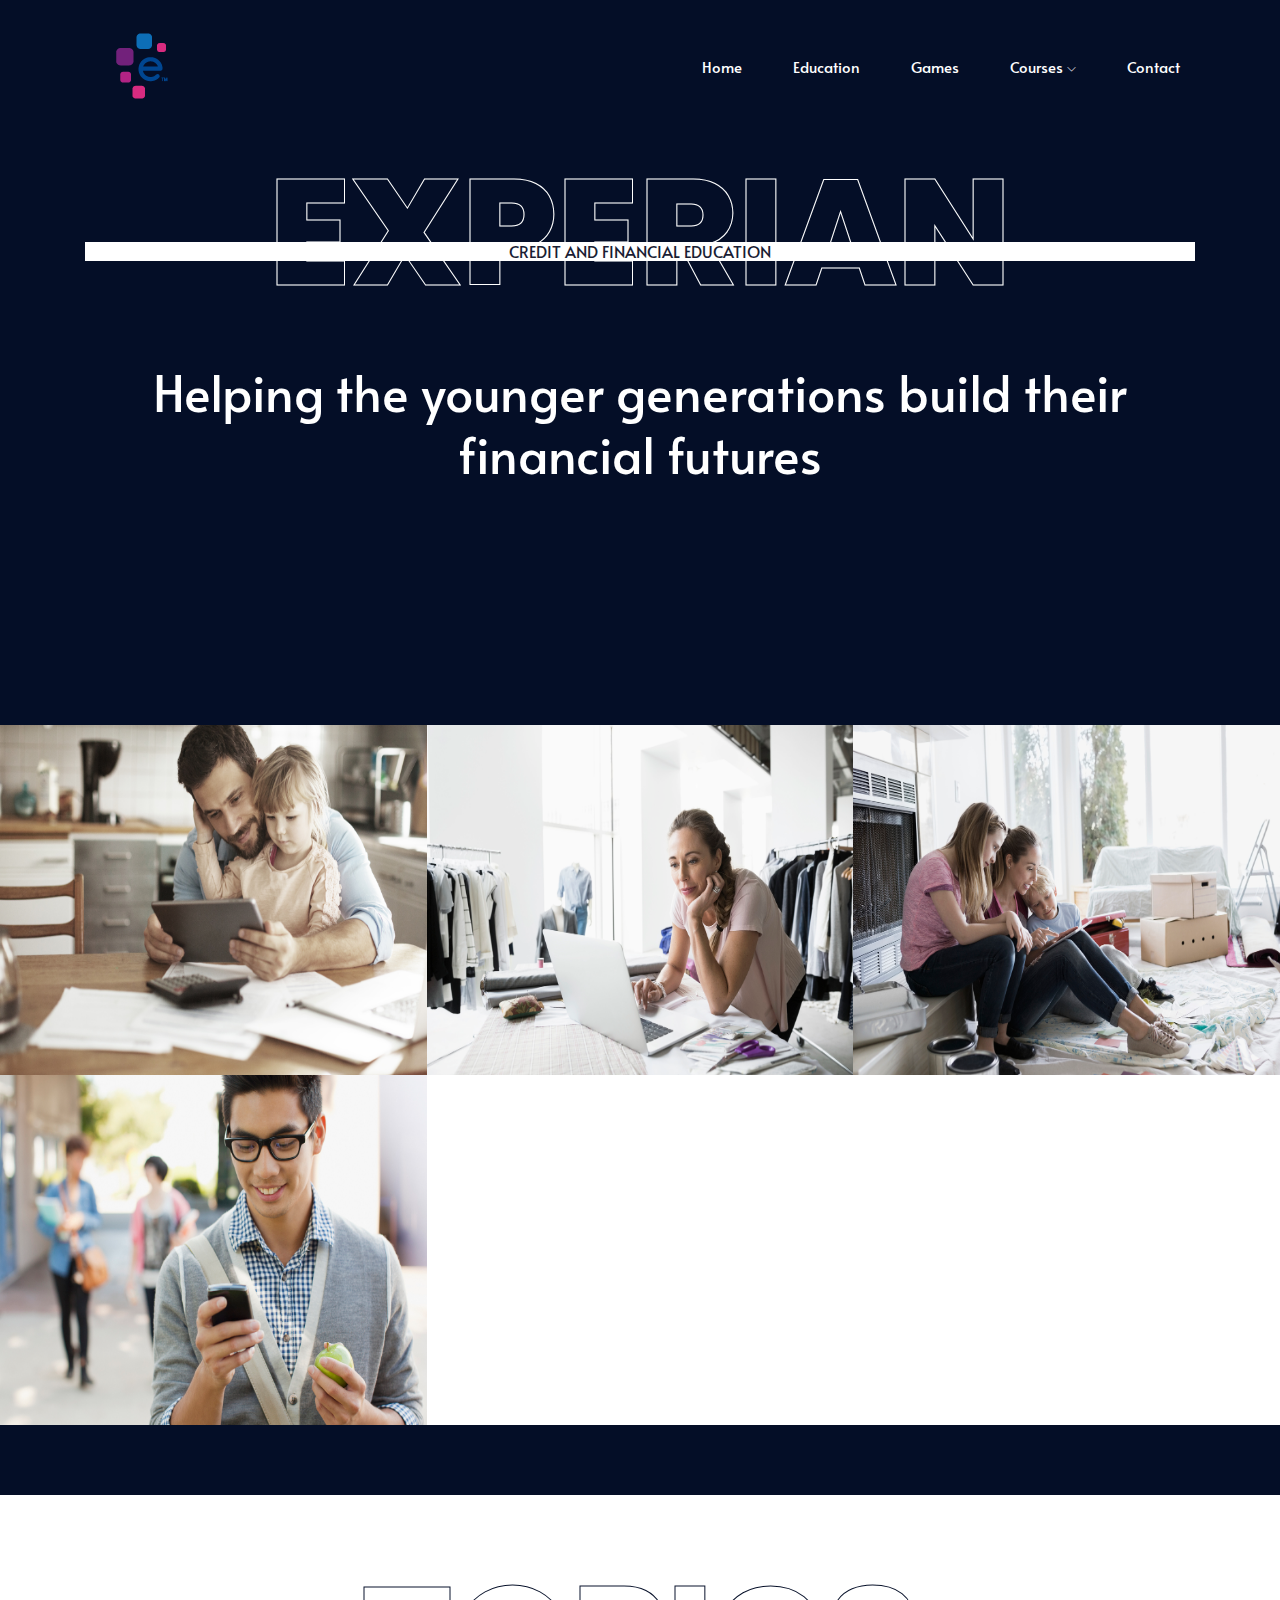
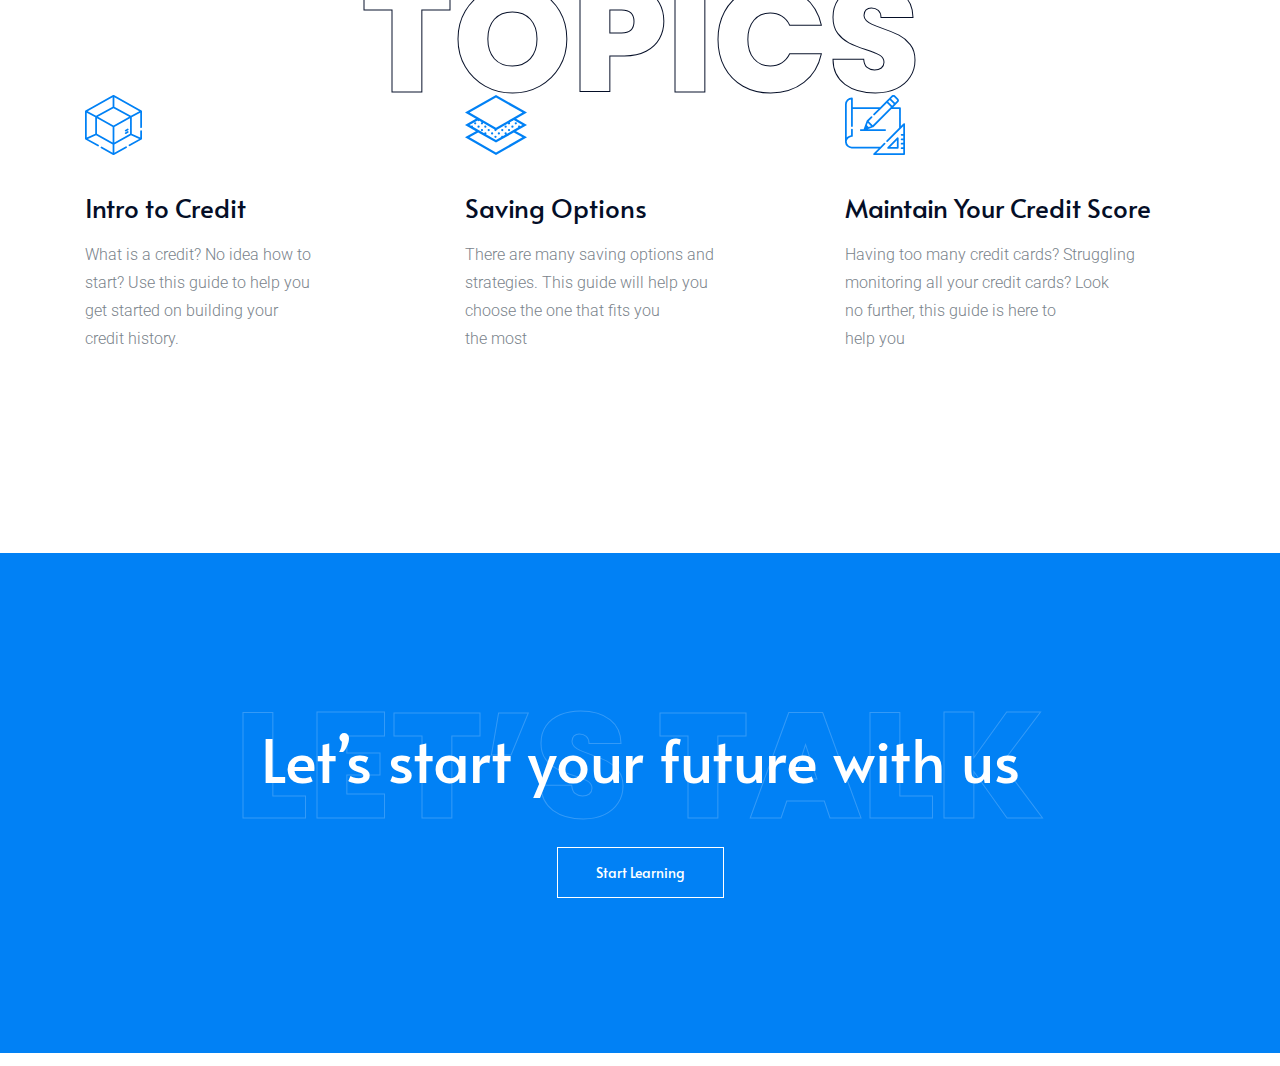
<file: index.html>
﻿<!doctype html>
<html class="no-js" lang="zxx">

<head>
    <meta charset="utf-8">
    <meta http-equiv="x-ua-compatible" content="ie=edge">
    <title>Cred Ed</title>
    <meta name="description" content="">
    <meta name="viewport" content="width=device-width, initial-scale=1">

    <!-- <link rel="manifest" href="site.webmanifest"> -->
    <!-- Place favicon.ico in the root directory -->

    <!-- CSS here -->
    <link rel="stylesheet" href="css/bootstrap.min.css">
    <link rel="stylesheet" href="css/owl.carousel.min.css">
    <link rel="stylesheet" href="css/magnific-popup.css">
    <link rel="stylesheet" href="css/font-awesome.min.css">
    <link rel="stylesheet" href="css/themify-icons.css">
    <link rel="stylesheet" href="css/nice-select.css">
    <link rel="stylesheet" href="css/flaticon.css">
    <link rel="stylesheet" href="css/gijgo.css">
    <link rel="stylesheet" href="css/animate.min.css">
    <link rel="stylesheet" href="css/slick.css">
    <link rel="stylesheet" href="css/slicknav.css">
    <link rel="stylesheet" href="css/style.css">
    <!-- <link rel="stylesheet" href="css/responsive.css"> -->
</head>

<body>
    <!--[if lte IE 9]>
            <p class="browserupgrade">You are using an <strong>outdated</strong> browser. Please <a href="https://browsehappy.com/">upgrade your browser</a> to improve your experience and security.</p>
        <![endif]-->

    <!-- header-start -->
    <header>
        <div class="header-area ">
            <div id="sticky-header" class="main-header-area">
                <div class="container-fluid">
                    <div class="row align-items-center">
                        <div class="col-xl-3 col-lg-2">
                            <div class="logo">
                                <a href="index.html">
                                    <!-- TOP LEFT LOGO -->
                                    <img src="img/experian.png" alt=""> 
                                </a>
                            </div>
                        </div>
                        <div class="col-xl-9 col-lg-10">
                            <div class="main-menu  d-none d-lg-block text-right">
                                <nav>
                                    <ul id="navigation">
                                        <li><a class="active" href="index.html">home</a></li>
                                        <li><a href="about.html">Education</a></li>
                                        
                                        <li><a href="games.html">Games </a></li>
                                        <li>
                                            <a href="#">Courses <i class="ti-angle-down"></i></a>
                                            <ul class="submenu">
                                                <li><a href="credit.html">Intro To Credit</a></li>
                                                <li><a href="saving_options.html">Saving Options</a></li>
                                                <li><a href="credit_score.html">Maintain Your Credit Score</a></li>
                                            </ul>
                                        </li>
                                        <li><a href="contact.html">Contact</a></li>
                                    </ul>
                                </nav>
                            </div>
                        </div>
                        <div class="col-12">
                            <div class="mobile_menu d-block d-lg-none"></div>
                        </div>
                    </div>

                </div>
            </div>
        </div>
    </header>
    <!-- header-end -->

    <!-- slider_area_start -->
    <div class="slider_area">
        <div class="single_slider  d-flex align-items-center slider_bg_1">
            <div class="outline_text d-none d-lg-block">
                <!-- Transparent Background -->
                EXPERIAN
            </div>
            <div class="container">
                <div class="row align-items-center justify-content-center">
                    <div class="col-xl-12">
                        <div class="slider_text text-center">
                            <h5> CREDIT AND FINANCIAL EDUCATION</h5>
                            <h3>
                                    Helping the younger generations build their financial futures
                            </h3>
                        </div>
                    </div>
                </div>
            </div>
        </div>
    </div>
    <!-- slider_area_end -->


    <div class="portfolio_area">
        <!-- <div class="container-fluid p-0"> -->
            <div class="portfolio_wrap">
                <div class=" single_gallery">
                    <div class="thumb">
                        <img src="img/portfolio/education.jpg" alt="">
                    </div>
                    <div class="gallery_hover">
                        <div class="hover_inner">
                                <span>Cred Ed</span>
                                <a href="work_details.html"> <h3>Education</h3></a>
                                
                        </div>
                    </div>
                </div>
                <div class="single_gallery small_width">
                    <div class="thumb">
                        <img src="img/portfolio/challenges.jpg" alt="">
                    </div>
                    <div class="gallery_hover">
                            <div class="hover_inner">
                                    <span>Cred Ed</span>
                                    <a href="work_details.html"> <h3>Challenges</h3></a>
                            </div>
                        </div>
                </div>
                <div class="single_gallery">
                    <div class="thumb">
                        <img src="img/portfolio/games.jpg" alt="">
                    </div>
                    <div class="gallery_hover">
                            <div class="hover_inner">
                                    <span>Cred Ed</span>
                                    <a href="work_details.html"> <h3>Games</h3></a>
                            </div>
                        </div>
                </div>
                <div class=" single_gallery">
                    <div class="thumb">
                        <img src="img/portfolio/resources.jpg" alt="">
                    </div>
                    <div class="gallery_hover">
                            <div class="hover_inner">
                                    <span>Cred Ed</span>
                                    <a href="work_details.html"> <h3>Resources</h3></a>
                            </div>
                        </div>
                </div>
                <!--
                <div class="single_gallery">
                    <div class="thumb">
                        <img src="img/portfolio/5.png" alt="">
                    </div>
                    <div class="gallery_hover">
                            <div class="hover_inner">
                                    <span>Mobile App</span>
                                    <a href="work_details.html"> <h3>Ubar Mobile App</h3></a>
                            </div>
                        </div>
                </div>
                <div class=" single_gallery small_width">
                    <div class="thumb">
                        <img src="img/portfolio/6.png" alt="">
                    </div>
                    <div class="gallery_hover">
                            <div class="hover_inner">
                                    <span>Mobile App</span>
                                    <a href="work_details.html"> <h3>Ubar Mobile App</h3></a>
                            </div>
                        </div>
                </div>
                <div class="single_gallery">
                    <div class="thumb">
                        <img src="img/portfolio/7.png" alt="">
                    </div>
                    <div class="gallery_hover">
                            <div class="hover_inner">
                                    <span>Mobile App</span>
                                    <a href="work_details.html"> <h3>Ubar Mobile App</h3></a>
                            </div>
                        </div>
                </div>
                <div class=" single_gallery small_width">
                    <div class="thumb">
                        <img src="img/portfolio/8.png" alt="">
                    </div>
                    <div class="gallery_hover">
                            <div class="hover_inner">
                                    <span>Mobile App</span>
                                    <a href="work_details.html"> <h3>Ubar Mobile App</h3></a>
                            </div>
                        </div>
                </div>
                <div class=" single_gallery">
                    <div class="thumb">
                        <img src="img/portfolio/9.png" alt="">
                    </div>
                    <div class="gallery_hover">
                            <div class="hover_inner">
                                    <span>Mobile App</span>
                                    <a href="work_details.html"> <h3>Ubar Mobile App</h3></a>
                            </div>
                        </div>
                </div>-->
            </div>
        <!-- </div> -->

        
        <div class="more_works text-center">
            <!--<a href="portfolio-work.html">More Works</a>-->
        </div>
        
    </div>


    <!-- service_area  -->
    <div class="service_area">
            <div class="outline_text white d-none d-lg-block">
                    Topics
            </div>
        <div class="container">
            <div class="row">
                <div class="col-xl-4 col-lg-4 col-md-6">
                    <div class="single_service">
                        <div class="icon">
                            <img src="img/svg_icon/1.svg" alt="">
                        </div>
                        <h3>Intro to Credit</h3>
                        <p>What is a credit? No idea how to <br> start? Use this guide to help you <br> get started on building your <br> credit history.</p>
                    </div>
                </div>
                <div class="col-xl-4 col-lg-4 col-md-6">
                    <div class="single_service">
                        <div class="icon">
                            <img src="img/svg_icon/2.svg" alt="">
                        </div>
                        <h3>Saving Options</h3>
                        <p>There are many saving options and <br> strategies. This guide will help you <br> choose the one that fits you <br> the most</p>
                    </div>
                </div>
                <div class="col-xl-4 col-lg-4 col-md-6">
                    <div class="single_service">
                        <div class="icon">
                            <img src="img/svg_icon/3.svg" alt="">
                        </div>
                        <h3>Maintain Your Credit Score</h3>
                        <p>Having too many credit cards? Struggling  <br> monitoring all your credit cards? Look <br> no further, this guide is here to <br> help you</p>
                    </div>
                </div>
            </div>
        </div>
    </div>
    <!--/ service_area  -->
    <!--
    <div class="creative_blog_area">
            <div class="outline_text blog d-none d-lg-block ">
                    Blog
            </div>
        <div class="container">
            <div class="row align-items-center">
                <div class="col-lg-9 col-md-6">
                    <div class="blog_title">
                        <h3>Our Creative Articles</h3>
                    </div>
                </div>
                <div class="col-lg-3 col-md-6">
                    <div class="more_blog">
                        <a href="#" class="boxed-btn3">More Blogs</a>
                    </div>
                </div>
            </div>
        </div>
        <div class="container">
            <div class="row">
                <div class="col-lg-12">
                    <div class="creative_blog_active owl-carousel">
                        <div class="single_blog">
                            <div class="thumb">
                                <a href="#">
                                    <img src="img/creative_blog/1.png" alt="">
                                </a>
                            </div>
                            <div class="blog_content">
                                <a href="#">
                                    <span class="date">October 19, 2019</span>
                                </a>
                                <a href="#">
                                    <h3>Industry as their over draft</h3>
                                </a>
                                <div class="owner_info">
                                    <div class="author_thumb">
                                        <img src="img/creative_blog/author2.png" alt="">
                                    </div>
                                    <div class="info">
                                        <a href="#"><h4>Mesica Chouhan</h4></a>
                                        <p>Business Owner</p>
                                    </div>
                                </div>
                            </div>
                        </div>
                        <div class="single_blog">
                            <div class="thumb">
                                <a href="#">
                                    <img src="img/creative_blog/2.png" alt="">
                                </a>
                            </div>
                            <div class="blog_content">
                                <a href="#">
                                    <span class="date">October 19, 2019</span>
                                </a>
                                <a href="#">
                                    <h3>Construction their over draft</h3>
                                </a>
                                <div class="owner_info">
                                    <div class="author_thumb">
                                        <img src="img/creative_blog/author3.png" alt="">
                                    </div>
                                    <div class="info">
                                        <a href="#"><h4>Mesica Chouhan</h4></a>
                                        <p>Business Owner</p>
                                    </div>
                                </div>
                            </div>
                        </div>
                        <div class="single_blog">
                            <div class="thumb">
                                <a href="#">
                                    <img src="img/creative_blog/3.png" alt="">
                                </a>
                            </div>
                            <div class="blog_content">
                                <a href="#">
                                    <span class="date">October 19, 2019</span>
                                </a>
                                <a href="#">
                                    <h3>Industry as their over draft</h3>
                                </a>
                                <div class="owner_info">
                                    <div class="author_thumb">
                                        <img src="img/creative_blog/author.png" alt="">
                                    </div>
                                    <div class="info">
                                        <a href="#"><h4>Mesica Chouhan</h4></a>
                                        <p>Business Owner</p>
                                    </div>
                                </div>
                            </div>
                        </div>
                        <div class="single_blog">
                            <div class="thumb">
                                <a href="#">
                                    <img src="img/creative_blog/4.png" alt="">
                                </a>
                            </div>
                            <div class="blog_content">
                                <a href="#">
                                    <span class="date">October 19, 2019</span>
                                </a>
                                <a href="#">
                                    <h3>Industry as their over draft</h3>
                                </a>
                                <div class="owner_info">
                                    <div class="author_thumb">
                                        <img src="img/creative_blog/author.png" alt="">
                                    </div>
                                    <div class="info">
                                        <a href="#"><h4>Mesica Chouhan</h4></a>
                                        <p>Business Owner</p>
                                    </div>
                                </div>
                            </div>
                        </div>
                    </div>
                </div>
            </div>
        </div>

    </div>-->

    <!-- testimonial_area  -->
    <!--
    <div class="testimonial_area ">
            <div class="outline_text white testmonial d-none d-lg-block">
                    Testimonial
            </div>
            <div class="container">
                <div class="row">
                    <div class="col-xl-12">
                        <div class="testmonial_active owl-carousel">
                            <div class="single_carousel">
                                <div class="row justify-content-center">
                                    <div class="col-lg-6">
                                        <div class="single_testmonial text-center">
                                                <div class="thumb">
                                                        <img src="img/testmonial/thumb.png" alt="">
                                                </div>
                                            <p>Innovative brewing methods and our coffee is sourced from various parts of the globe and are roasted to perfection. </p>
                                            <div class="testmonial_author">
                                                <h3>Mesica Chouhan</h3>
                                                <span>Mesica Chouhan</span>
                                            </div>
                                        </div>
                                    </div>
                                </div>
                            </div>
                            <div class="single_carousel">
                                <div class="row justify-content-center">
                                    <div class="col-lg-6">
                                        <div class="single_testmonial text-center">
                                                <div class="thumb">
                                                        <img src="img/testmonial/thumb.png" alt="">
                                                </div>
                                            <p>Innovative brewing methods and our coffee is sourced from various parts of the globe and are roasted to perfection. </p>
                                            <div class="testmonial_author">
                                                <h3>Mesica Chouhan</h3>
                                                <span>Mesica Chouhan</span>
                                            </div>
                                        </div>
                                    </div>
                                </div>
                            </div>
                            <div class="single_carousel">
                                <div class="row justify-content-center">
                                    <div class="col-lg-6">
                                        <div class="single_testmonial text-center">
                                                <div class="thumb">
                                                        <img src="img/testmonial/thumb.png" alt="">
                                                </div>
                                            <p>Innovative brewing methods and our coffee is sourced from various parts of the globe and are roasted to perfection. </p>
                                            <div class="testmonial_author">
                                                <h3>Mesica Chouhan</h3>
                                                <span>Mesica Chouhan</span>
                                            </div>
                                        </div>
                                    </div>
                                </div>
                            </div>
                        </div>
                    </div>
                </div>
            </div>
        </div>
    -->
    <!-- /testimonial_area  -->
    
    <!-- discuss_projects_start  -->
    <div class="discuss_projects">
            <div class="outline_text white project d-none d-lg-block">
                    Let’s talk
            </div>
        <div class="container">
            <div class="row">
                <div class="col-xl-12">
                    <div class="project_text text-center">
                        <h3>Let’s start your future with us</h3>
                        <a class="boxed-btn3" href="#">Start Learning</a>
                    </div>
                </div>
            </div>
        </div>
    </div>
    <!-- discuss_projects_end  -->

    <!-- footer start -->
    <!--
    <footer class="footer">
            <div class="footer_top">
                <div class="container">
                    <div class="row">
                        <div class="col-xl-4 col-md-6 col-lg-4">
                            <div class="footer_widget">
                               <div class="logo_footer">
                                   <a href="index.html">
                                       <img src="img/logo.png" alt="">
                                   </a>
                               </div>
    
                            </div>
                        </div>
                        <div class="col-xl-3 col-md-6 col-lg-3">
                            <div class="footer_widget">
                                <h3 class="footer_title">
                                        Services
                                </h3>
                                <ul>
                                    <li><a href="#">Web Design</a></li>
                                    <li><a href="#">3D Modeling</a></li>
                                    <li><a href="#">Architectural Design</a></li>
                                </ul>
    
                            </div>
                        </div>
                        <div class="col-xl-3 col-md-6 col-lg-3">
                            <div class="footer_widget">
                                <h3 class="footer_title">
                                    Useful Links
                                </h3>
                                <ul>
                                    <li><a href="#">Work</a></li>
                                    <li><a href="#">About</a></li>
                                    <li><a href="#">Services</a></li>
                                    <li><a href="#">Contact</a></li>
                                </ul>
                            </div>
                        </div>
                        <div class="col-xl-2 col-md-6 col-lg-2">
                            <div class="footer_widget">
                                <h3 class="footer_title">
                                        Follow Us
                                </h3>
                                <ul>
                                    <li><a href="#">Dribbble</a></li>
                                    <li><a href="#">Behance</a></li>
                                    <li><a href="#">Instagram</a></li>
                                    <li><a href="#">Facebook</a></li>
                                </ul>
                            </div>
                        </div>
                    </div>
                </div>
            </div>
            <div class="copy-right_text">
                <div class="container">
                    <div class="row">
                        <div class="col-xl-12">
                            <p class="copy_right text-center"> -->
                                <!-- Link back to Colorlib can't be removed. Template is licensed under CC BY 3.0. -->
<!--Copyright &copy;<script>document.write(new Date().getFullYear());</script> All rights reserved | This template is made with <i class="fa fa-heart-o" aria-hidden="true"></i> by <a href="https://colorlib.com" target="_blank">Colorlib</a>
-->
<!-- Link back to Colorlib can't be removed. Template is licensed under CC BY 3.0. -->
                            </p>
                        </div>
                    </div>
                </div>
            </div>
        </footer>
    <!--/ footer end  -->

    <!-- JS here -->
    <script src="js/vendor/modernizr-3.5.0.min.js"></script>
    <script src="js/vendor/jquery-1.12.4.min.js"></script>
    <script src="js/popper.min.js"></script>
    <script src="js/bootstrap.min.js"></script>
    <script src="js/owl.carousel.min.js"></script>
    <script src="js/isotope.pkgd.min.js"></script>
    <script src="js/ajax-form.js"></script>
    <script src="js/waypoints.min.js"></script>
    <script src="js/jquery.counterup.min.js"></script>
    <script src="js/imagesloaded.pkgd.min.js"></script>
    <script src="js/scrollIt.js"></script>
    <script src="js/jquery.scrollUp.min.js"></script>
    <script src="js/wow.min.js"></script>
    <script src="js/nice-select.min.js"></script>
    <script src="js/jquery.slicknav.min.js"></script>
    <script src="js/jquery.magnific-popup.min.js"></script>
    <script src="js/plugins.js"></script>
    <script src="js/gijgo.min.js"></script>

    <!--contact js-->
    <script src="js/contact.js"></script>
    <script src="js/jquery.ajaxchimp.min.js"></script>
    <script src="js/jquery.form.js"></script>
    <script src="js/jquery.validate.min.js"></script>
    <script src="js/mail-script.js"></script>

    <script src="js/main.js"></script>
</body>

</html>
</file>
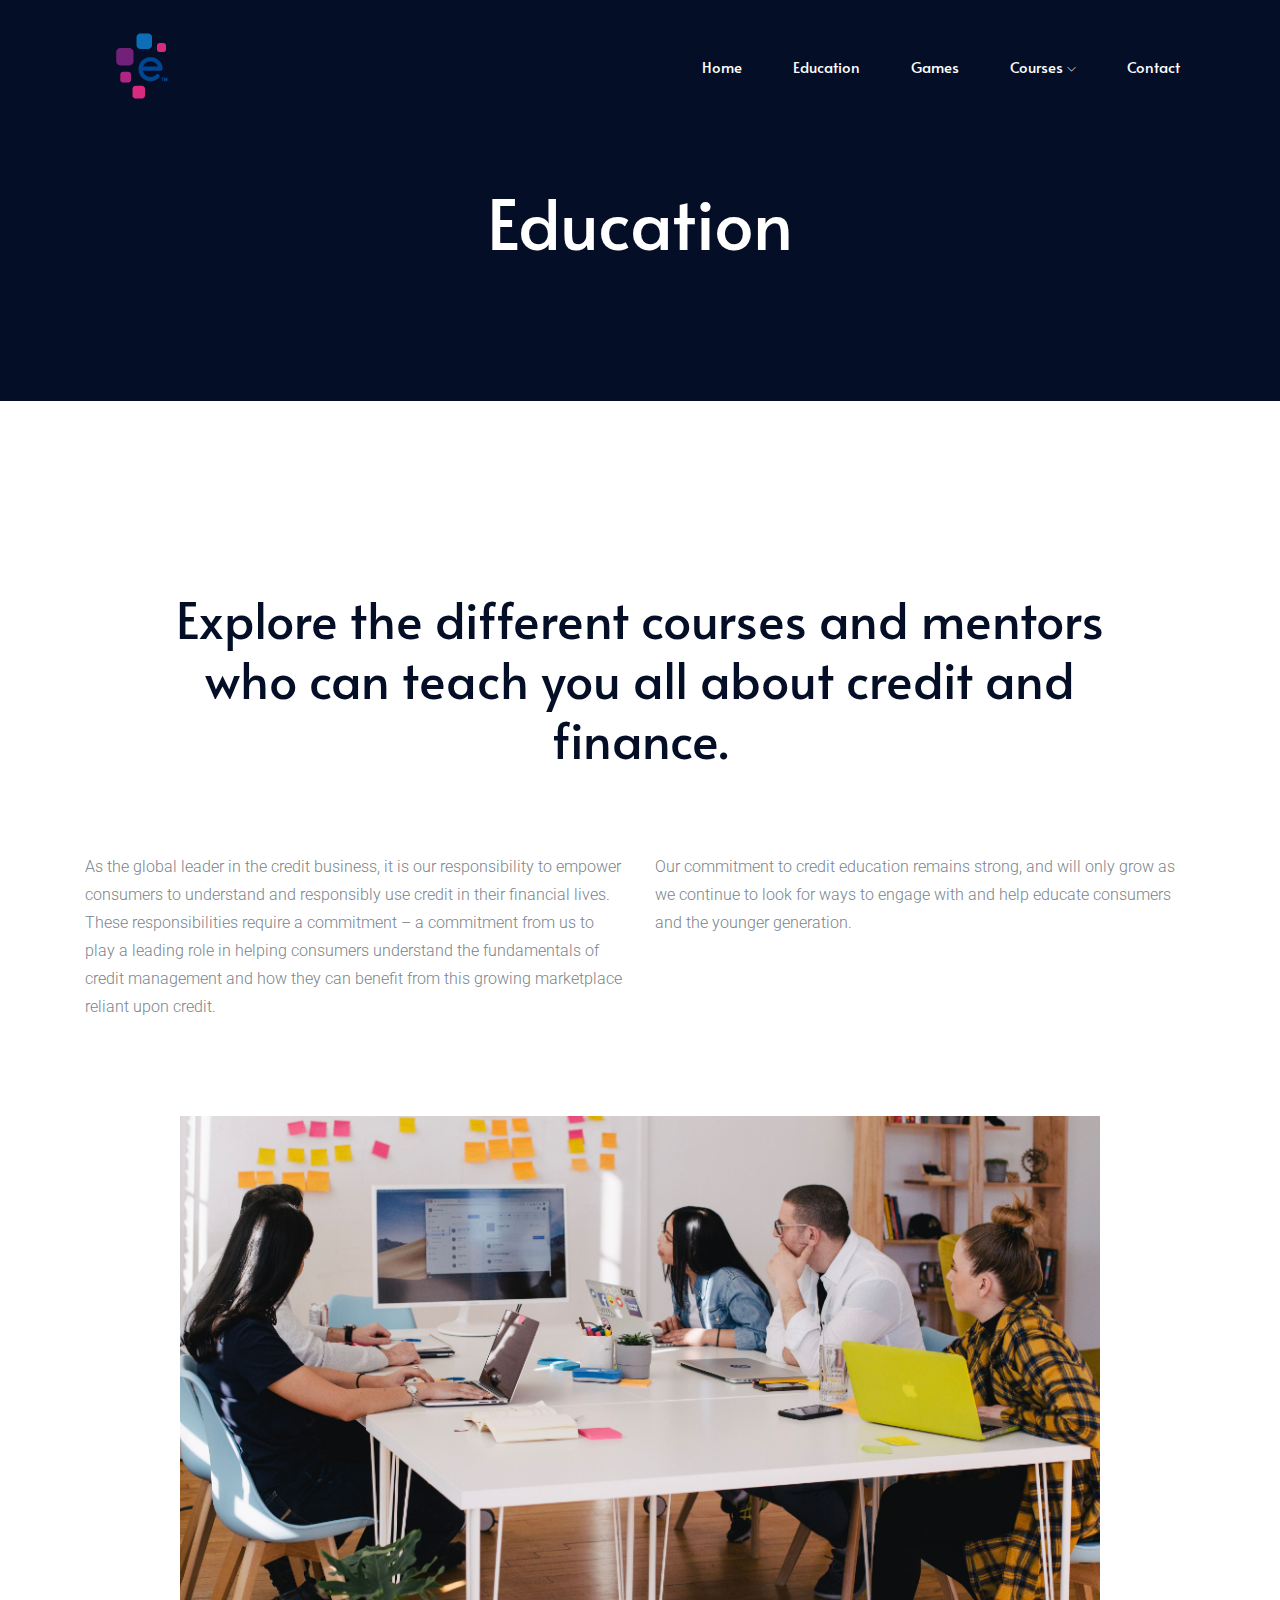
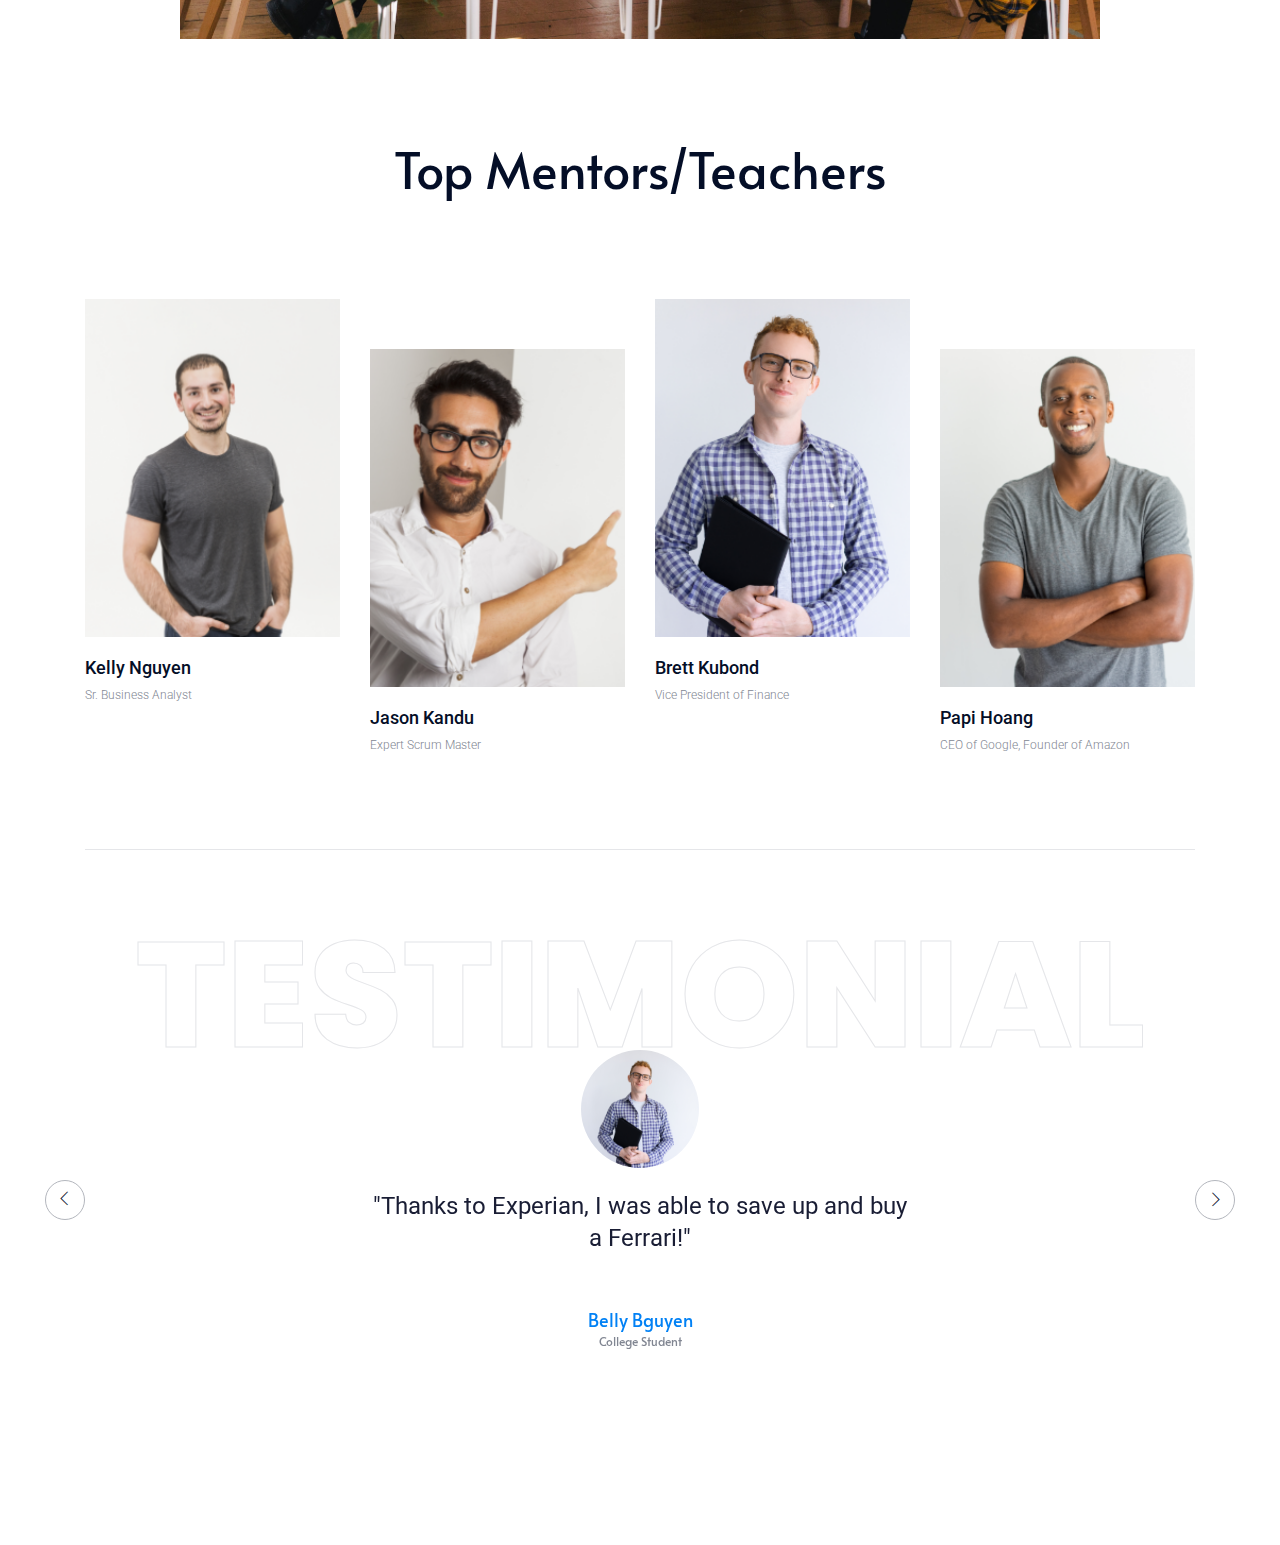
<file: about.html>
﻿<!doctype html>
<html class="no-js" lang="zxx">

<head>
    <meta charset="utf-8">
    <meta http-equiv="x-ua-compatible" content="ie=edge">
    <title>Learning</title>
    <meta name="description" content="">
    <meta name="viewport" content="width=device-width, initial-scale=1">

    <!-- <link rel="manifest" href="site.webmanifest"> -->
    <!-- Place favicon.ico in the root directory -->

    <!-- CSS here -->
    <link rel="stylesheet" href="css/bootstrap.min.css">
    <link rel="stylesheet" href="css/owl.carousel.min.css">
    <link rel="stylesheet" href="css/magnific-popup.css">
    <link rel="stylesheet" href="css/font-awesome.min.css">
    <link rel="stylesheet" href="css/themify-icons.css">
    <link rel="stylesheet" href="css/nice-select.css">
    <link rel="stylesheet" href="css/flaticon.css">
    <link rel="stylesheet" href="css/gijgo.css">
    <link rel="stylesheet" href="css/animate.min.css">
    <link rel="stylesheet" href="css/slick.css">
    <link rel="stylesheet" href="css/slicknav.css">
    <link rel="stylesheet" href="css/style.css">
    <!-- <link rel="stylesheet" href="css/responsive.css"> -->
</head>

<body>
    <!--[if lte IE 9]>
            <p class="browserupgrade">You are using an <strong>outdated</strong> browser. Please <a href="https://browsehappy.com/">upgrade your browser</a> to improve your experience and security.</p>
        <![endif]-->

    <!-- header-start -->
    <header>
        <div class="header-area ">
            <div id="sticky-header" class="main-header-area">
                <div class="container-fluid">
                    <div class="row align-items-center">
                        <div class="col-xl-3 col-lg-2">
                            <div class="logo">
                                <a href="index.html">
                                    <img src="img/experian.png" alt="">
                                </a>
                            </div>
                        </div>
                        <div class="col-xl-9 col-lg-10">
                            <div class="main-menu  d-none d-lg-block text-right">
                                <nav>
                                    <ul id="navigation">
                                        <li><a class="active" href="index.html">home</a></li>
                                        <li><a href="about.html">Education</a></li>
                                        
                                        <li><a href="games.html">Games </a></li>
                                        <li><a href="#">Courses <i class="ti-angle-down"></i></a>
                                            <ul class="submenu">
                                                    <li><a href="credit.html">Intro To Credit</a></li>
                                                 <li><a href="saving_options.html">Saving Options</a></li>
                                                 <li><a href="credit_score.html">Maintain Your Credit Score</a></li>
                                            </ul>
                                        </li>
                                        <li><a href="contact.html">Contact</a></li>
                                    </ul>
                                </nav>
                            </div>
                        </div>
                        <div class="col-12">
                            <div class="mobile_menu d-block d-lg-none"></div>
                        </div>
                    </div>

                </div>
            </div>
        </div>
    </header>
    <!-- header-end -->
    <!-- bradcam_area  -->
    <div class="bradcam_area">
        <div class="container">
            <div class="row">
                <div class="col-xl-12">
                    <div class="bradcam_text text-center">
                        <h3>Education</h3>
                    </div>
                </div>
            </div>
        </div>
    </div>
    <!-- /bradcam_area  -->

    <div class="about_wrap_area">
        <div class="container">
            <div class="row justify-content-center">
                <div class="col-lg-11">
                    <div class="about_heading text-center">
                        <h3>Explore the different courses and mentors who can teach you all about credit and finance.</h3>
                    </div>
                </div>
            </div>
            <div class="about_info_wrap">
                <div class="row">
                    <div class="col-lg-6">
                        <div class="single_info">
                            <p>As the global leader in the credit business, it is our responsibility to empower consumers to understand and responsibly use credit in their financial lives. These responsibilities require a commitment – a commitment from us to play a leading role in helping consumers understand the fundamentals of credit management and how they can benefit from this growing marketplace reliant upon credit.</p>
                        </div>
                    </div>
                    <div class="col-lg-6">
                        <div class="single_info">
                            <p>Our commitment to credit education remains strong, and will only grow as we continue to look for ways to engage with and help educate consumers and the younger generation.</p>
                        </div>
                    </div>
                </div>
                <div class="row justify-content-center">
                    <div class="col-lg-10">
                        <div class="about_banner">
                            <img src="img/about/about_banner.png" alt="">
                        </div>
                    </div>
                </div>
            </div>
        </div>
    </div>

    <div class="creative_people">
        <div class="container">
            <div class="row">
                <div class="col-lg-12">
                    <div class="section_title text-center" style="padding-top: 100px">
                        <h4>Top Mentors/Teachers</h4>
                    </div>
                </div>
            </div>
            <div class="border_bottom">
                <div class="row">
                    <div class="col-lg-3 col-md-6">
                        <div class="single_people">
                            <div class="thumb">
                                <img src="img/team/1.png" alt="">
                            </div>
                            <div class="people_info">
                                <h4>Kelly Nguyen</h4>
                                <p>Sr. Business Analyst</p>
                            </div>
                        </div>
                    </div>
                    <div class="col-lg-3 col-md-6">
                        <div class="single_people">
                            <div class="thumb">
                                <img src="img/team/2.png" alt="">
                            </div>
                            <div class="people_info">
                                <h4>Jason Kandu</h4>
                                <p>Expert Scrum Master</p>
                            </div>
                        </div>
                    </div>
                    <div class="col-lg-3 col-md-6">
                        <div class="single_people">
                            <div class="thumb">
                                <img src="img/team/3.png" alt="">
                            </div>
                            <div class="people_info">
                                <h4>Brett Kubond</h4>
                                <p>Vice President of Finance</p>
                            </div>
                        </div>
                    </div>
                    <div class="col-lg-3 col-md-6">
                        <div class="single_people">
                            <div class="thumb">
                                <img src="img/team/4.png" alt="">
                            </div>
                            <div class="people_info">
                                <h4>Papi Hoang</h4>
                                <p>CEO of Google, Founder of Amazon</p>
                            </div>
                        </div>
                    </div>
                </div>
            </div>
        </div>
    </div>


    <!-- testimonial_area  -->
    <div class="testimonial_area ">
            <div class="outline_text white testmonial d-none d-lg-block">
                    Testimonial
            </div>
            <div class="container">
                <div class="row">
                    <div class="col-xl-12">
                        <div class="testmonial_active owl-carousel">
                            <div class="single_carousel">
                                <div class="row justify-content-center">
                                    <div class="col-lg-6">
                                        <div class="single_testmonial text-center">
                                                <div class="thumb">
                                                        <img src="img/testmonial/thumb.png" alt="">
                                                </div>
                                            <p>"Thanks to Experian, I was able to save up and buy a Ferrari!"</p>
                                            <div class="testmonial_author">
                                                <h3>Belly Bguyen</h3>
                                                <span>College Student</span>
                                            </div>
                                        </div>
                                    </div>
                                </div>
                            </div>
                            <div class="single_carousel">
                                <div class="row justify-content-center">
                                    <div class="col-lg-6">
                                        <div class="single_testmonial text-center">
                                                <div class="thumb">
                                                        <img src="img/testmonial/thumb.png" alt="">
                                                </div>
                                            <p>"I'm so glad I came across this website. It has saved me tons of time to learn about credit!"</p>
                                            <div class="testmonial_author">
                                                <h3>Bonathan Bim</h3>
                                                <span>Business Analyst Intern</span>
                                            </div>
                                        </div>
                                    </div>
                                </div>
                            </div>
                            <div class="single_carousel">
                                <div class="row justify-content-center">
                                    <div class="col-lg-6">
                                        <div class="single_testmonial text-center">
                                                <div class="thumb">
                                                        <img src="img/testmonial/thumb.png" alt="">
                                                </div>
                                            <p>"The best courses I have seen so far!!"</p>
                                            <div class="testmonial_author">
                                                <h3>Byan Balactac</h3>
                                                <span>Hobbyist</span>
                                            </div>
                                        </div>
                                    </div>
                                </div>
                            </div>
                        </div>
                    </div>
                </div>
            </div>
        </div>
    <!-- /testimonial_area  -->

    <!-- JS here -->
    <script src="js/vendor/modernizr-3.5.0.min.js"></script>
    <script src="js/vendor/jquery-1.12.4.min.js"></script>
    <script src="js/popper.min.js"></script>
    <script src="js/bootstrap.min.js"></script>
    <script src="js/owl.carousel.min.js"></script>
    <script src="js/isotope.pkgd.min.js"></script>
    <script src="js/ajax-form.js"></script>
    <script src="js/waypoints.min.js"></script>
    <script src="js/jquery.counterup.min.js"></script>
    <script src="js/imagesloaded.pkgd.min.js"></script>
    <script src="js/scrollIt.js"></script>
    <script src="js/jquery.scrollUp.min.js"></script>
    <script src="js/wow.min.js"></script>
    <script src="js/nice-select.min.js"></script>
    <script src="js/jquery.slicknav.min.js"></script>
    <script src="js/jquery.magnific-popup.min.js"></script>
    <script src="js/plugins.js"></script>
    <script src="js/gijgo.min.js"></script>

    <!--contact js-->
    <script src="js/contact.js"></script>
    <script src="js/jquery.ajaxchimp.min.js"></script>
    <script src="js/jquery.form.js"></script>
    <script src="js/jquery.validate.min.js"></script>
    <script src="js/mail-script.js"></script>

    <script src="js/main.js"></script>
</body>

</html>
</file>
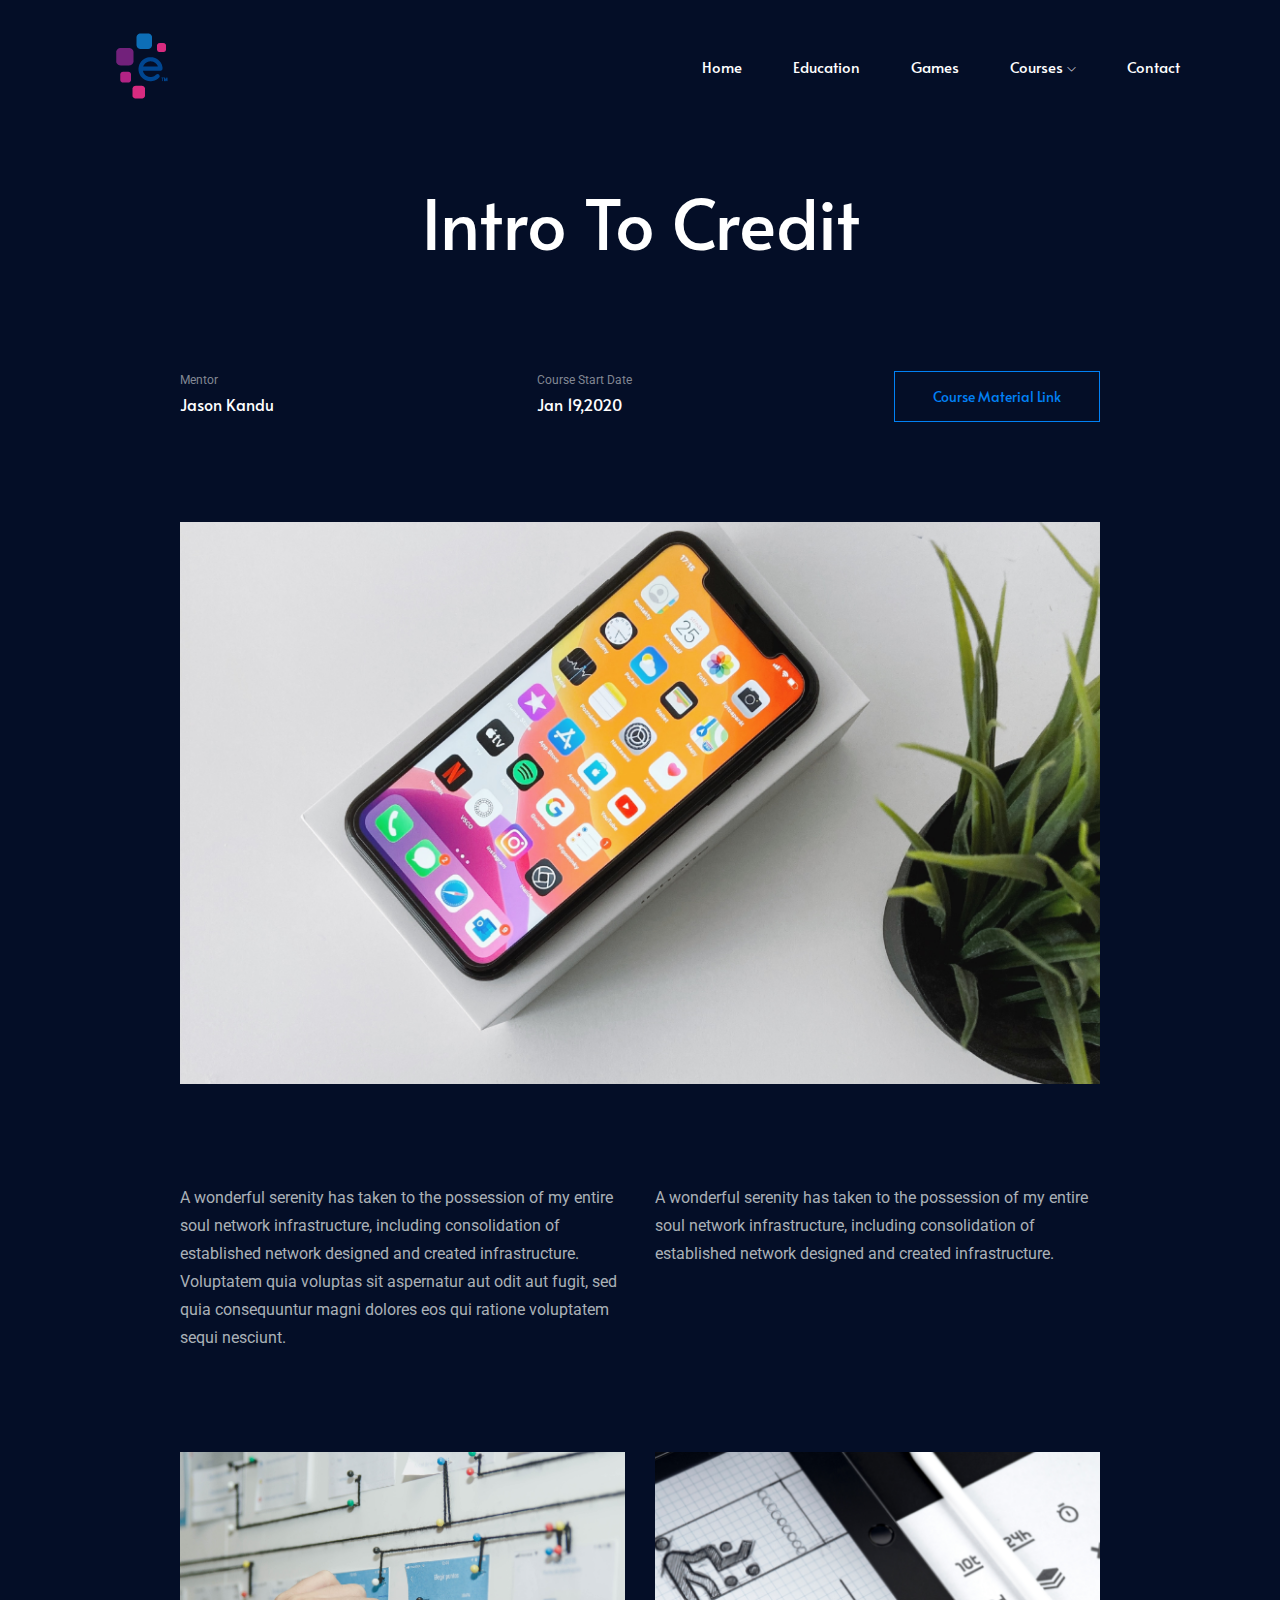
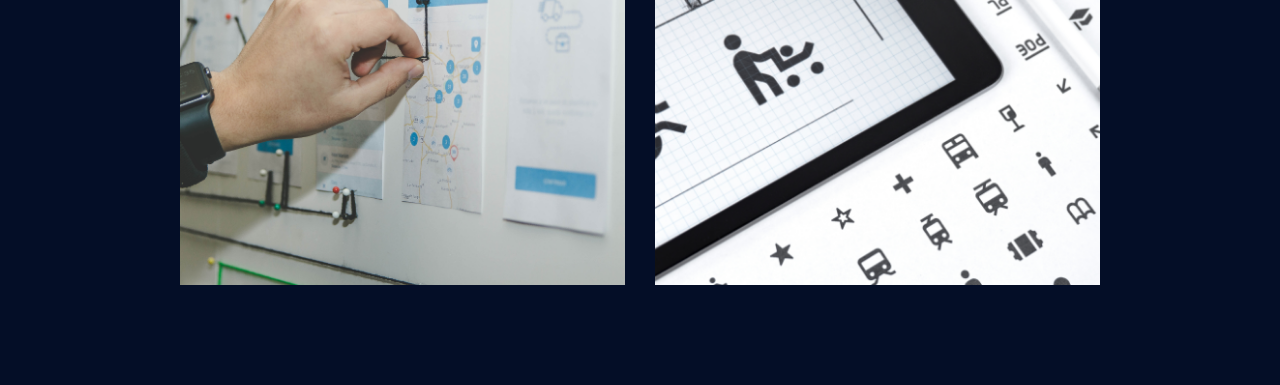
<file: credit.html>
<!doctype html>
<html class="no-js" lang="zxx">

<head>
    <meta charset="utf-8">
    <meta http-equiv="x-ua-compatible" content="ie=edge">
    <title>Courses: Intro To Credit</title>
    <meta name="description" content="">
    <meta name="viewport" content="width=device-width, initial-scale=1">

    <!-- <link rel="manifest" href="site.webmanifest"> -->
    <!-- Place favicon.ico in the root directory -->

    <!-- CSS here -->
    <link rel="stylesheet" href="css/bootstrap.min.css">
    <link rel="stylesheet" href="css/owl.carousel.min.css">
    <link rel="stylesheet" href="css/magnific-popup.css">
    <link rel="stylesheet" href="css/font-awesome.min.css">
    <link rel="stylesheet" href="css/themify-icons.css">
    <link rel="stylesheet" href="css/nice-select.css">
    <link rel="stylesheet" href="css/flaticon.css">
    <link rel="stylesheet" href="css/gijgo.css">
    <link rel="stylesheet" href="css/animate.min.css">
    <link rel="stylesheet" href="css/slick.css">
    <link rel="stylesheet" href="css/slicknav.css">
    <link rel="stylesheet" href="css/style.css">
    <!-- <link rel="stylesheet" href="css/responsive.css"> -->
</head>

<body>
    <!--[if lte IE 9]>
            <p class="browserupgrade">You are using an <strong>outdated</strong> browser. Please <a href="https://browsehappy.com/">upgrade your browser</a> to improve your experience and security.</p>
        <![endif]-->

    <!-- header-start -->
    <header>
        <div class="header-area ">
            <div id="sticky-header" class="main-header-area">
                <div class="container-fluid">
                    <div class="row align-items-center">
                        <div class="col-xl-3 col-lg-2">
                            <div class="logo">
                                <a href="index.html">
                                    <img src="img/experian.png" alt="">
                                </a>
                            </div>
                        </div>
                        <div class="col-xl-9 col-lg-10">
                            <div class="main-menu  d-none d-lg-block text-right">
                                <nav>
                                    <ul id="navigation">
                                        <li><a class="active" href="index.html">home</a></li>
                                        <li><a href="about.html">Education</a></li>
                                        
                                        <li><a href="games.html">Games </a></li>

                                        <li>
                                            <a href="#">Courses <i class="ti-angle-down"></i></a>
                                            <ul class="submenu">
                                                <li><a href="credit.html">Intro To Credit</a></li>
                                                <li><a href="saving_options.html">Saving Options</a></li>
                                                <li><a href="credit_score.html">Maintain Your Credit Score</a></li>
                                            </ul>
                                        </li>
                                        <li><a href="contact.html">Contact</a></li>
                                    </ul>
                                </nav>
                            </div>
                        </div>
                        <div class="col-12">
                            <div class="mobile_menu d-block d-lg-none"></div>
                        </div>
                    </div>

                </div>
            </div>
        </div>
    </header>
    <!-- header-end -->

    <!-- bradcam_area  -->
    <div class="bradcam_area">
        <div class="container">
            <div class="row">
                <div class="col-xl-12">
                    <div class="bradcam_text text-center">
                        <h3>Intro To Credit</h3>
                    </div>
                </div>
            </div>
        </div>
    </div>
    <!-- /bradcam_area  -->

    <div class="work_details_area">
        <div class="container">
            <div class="row justify-content-center">
                <div class="col-lg-10">
                    <div class="details_catagory_wrap">
                        <div class="single_catagory">
                            <span>Mentor</span>
                            <h4>Jason Kandu</h4>
                        </div>
                        <div class="single_catagory">
                            <span>Course Start Date</span>
                            <h4>Jan 19,2020</h4>
                        </div>
                        <div class="single_catagory">
                            <a class="boxed-btn3 porject_btn" href="#">Course Material Link</a>
                        </div>
                    </div>
                    <div class="banner">
                        <img src="img/details/banner_details.png" alt="">
                    </div>
                    <div class="details_info">
                        <div class="row">
                            <div class="col-lg-6">
                                <div class="info">
                                    <p>A wonderful serenity has taken to the possession of my entire soul network infrastructure, including consolidation of established network designed and created infrastructure. Voluptatem quia voluptas sit aspernatur aut odit aut fugit, sed quia consequuntur magni dolores eos qui ratione voluptatem sequi nesciunt.</p>
                                </div>
                            </div>
                            <div class="col-lg-6">
                                <div class="info">
                                    <p>A wonderful serenity has taken to the possession of my entire soul network infrastructure, including consolidation of established network designed and created infrastructure.</p>
                                </div>
                            </div>
                        </div>
                    </div>
                    <div class="details_single_img">
                        <div class="row">
                            <div class="col-lg-6 col-md-6">
                                <div class="thumb">
                                    <img src="img/details/1.png" alt="">
                                </div>
                            </div>
                            <div class="col-lg-6 col-md-6">
                                <div class="thumb">
                                    <img src="img/details/2.png" alt="">
                                </div>
                            </div>
                        </div>
                    </div>
                </div>
            </div>
        </div>
    </div>

    <!-- JS here -->
    <script src="js/vendor/modernizr-3.5.0.min.js"></script>
    <script src="js/vendor/jquery-1.12.4.min.js"></script>
    <script src="js/popper.min.js"></script>
    <script src="js/bootstrap.min.js"></script>
    <script src="js/owl.carousel.min.js"></script>
    <script src="js/isotope.pkgd.min.js"></script>
    <script src="js/ajax-form.js"></script>
    <script src="js/waypoints.min.js"></script>
    <script src="js/jquery.counterup.min.js"></script>
    <script src="js/imagesloaded.pkgd.min.js"></script>
    <script src="js/scrollIt.js"></script>
    <script src="js/jquery.scrollUp.min.js"></script>
    <script src="js/wow.min.js"></script>
    <script src="js/nice-select.min.js"></script>
    <script src="js/jquery.slicknav.min.js"></script>
    <script src="js/jquery.magnific-popup.min.js"></script>
    <script src="js/plugins.js"></script>
    <script src="js/gijgo.min.js"></script>

    <!--contact js-->
    <script src="js/contact.js"></script>
    <script src="js/jquery.ajaxchimp.min.js"></script>
    <script src="js/jquery.form.js"></script>
    <script src="js/jquery.validate.min.js"></script>
    <script src="js/mail-script.js"></script>

    <script src="js/main.js"></script>
</body>

</html>
</file>
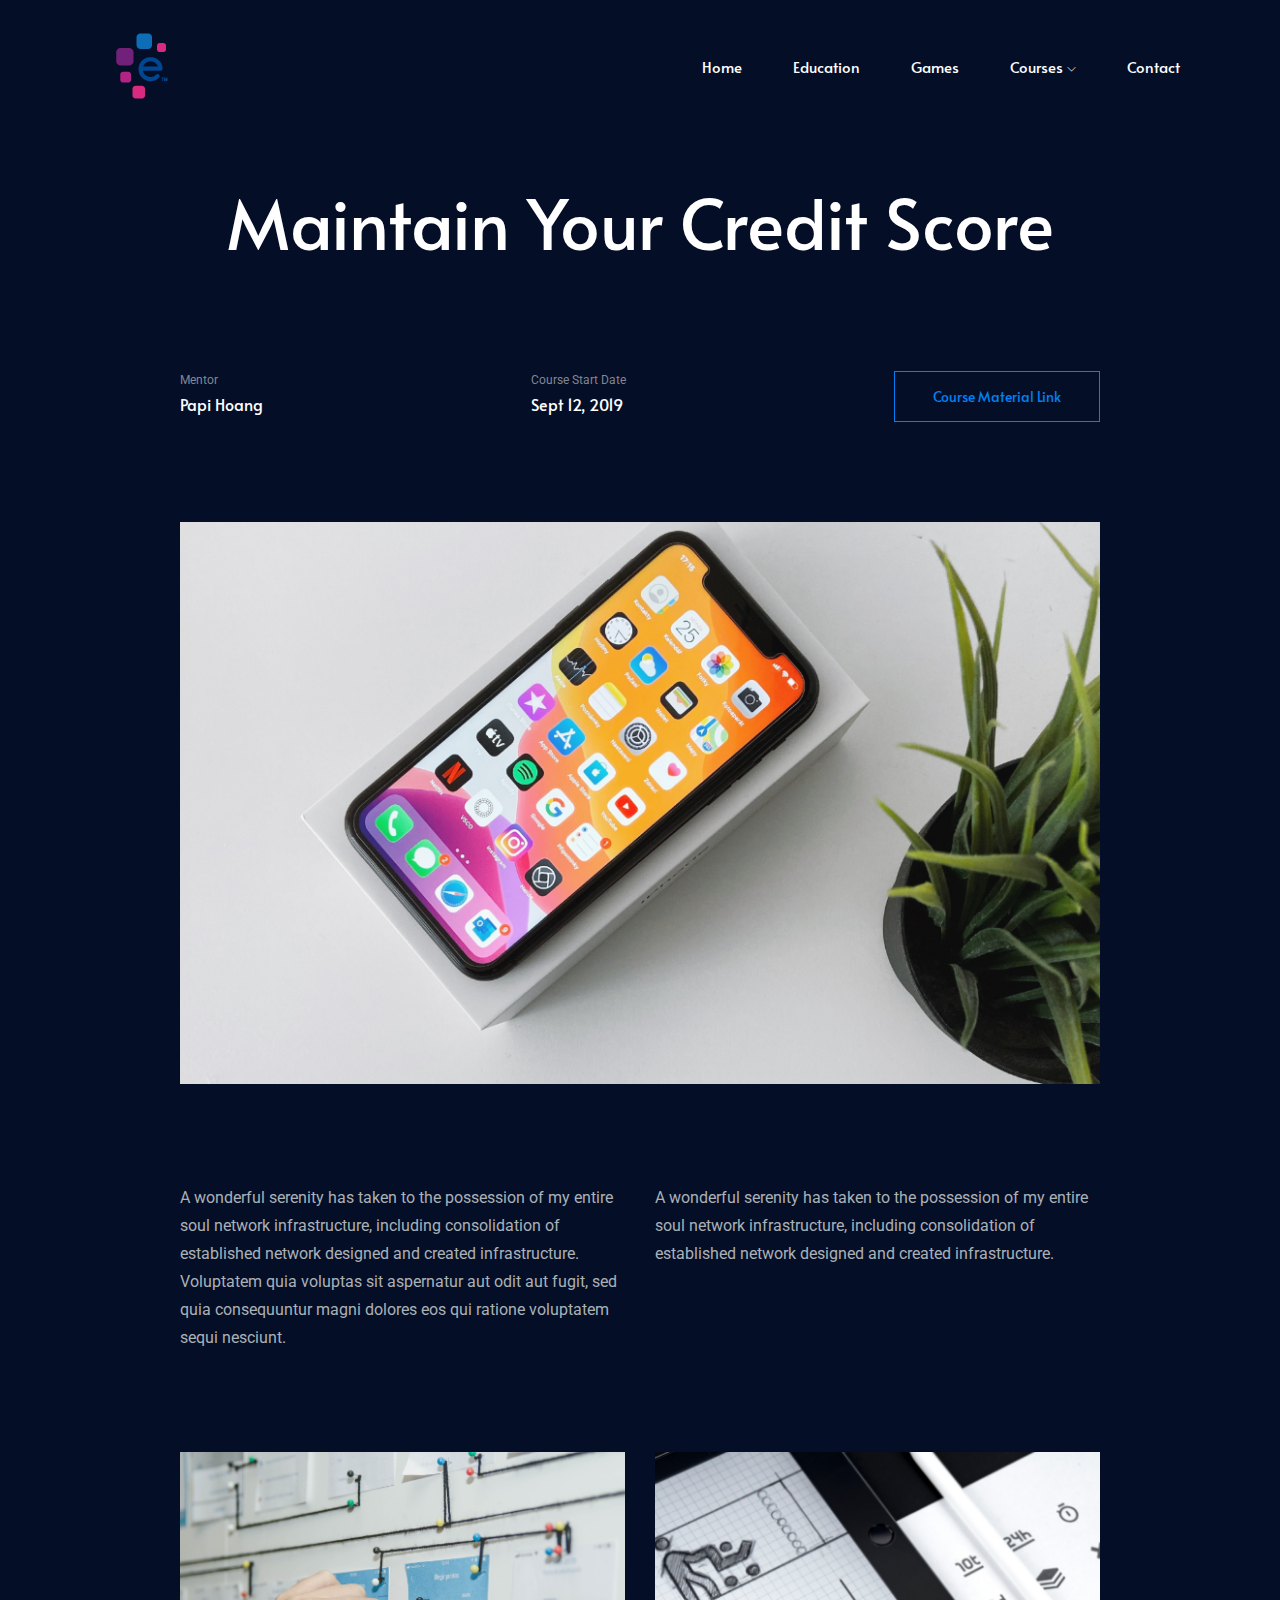
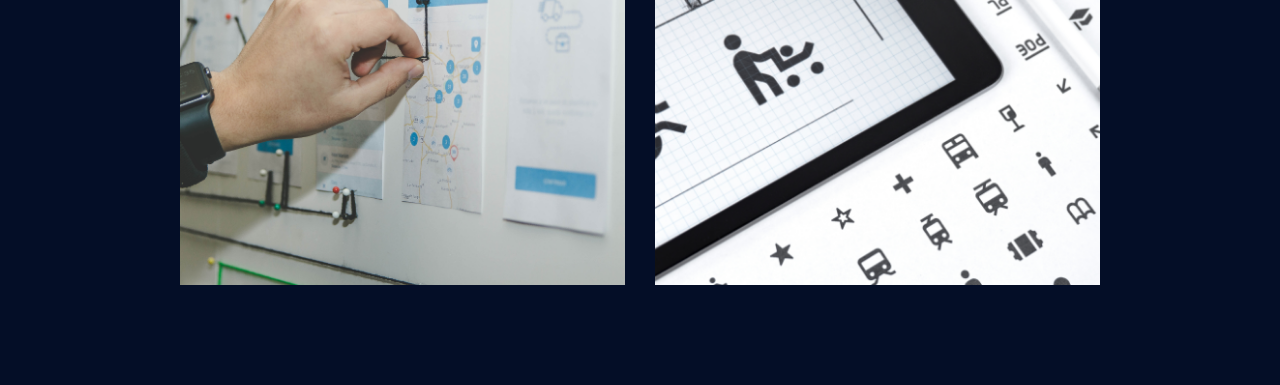
<file: credit_score.html>
<!doctype html>
<html class="no-js" lang="zxx">

<head>
    <meta charset="utf-8">
    <meta http-equiv="x-ua-compatible" content="ie=edge">
    <title>Courses: Maintain Your Credit Score</title>
    <meta name="description" content="">
    <meta name="viewport" content="width=device-width, initial-scale=1">

    <!-- <link rel="manifest" href="site.webmanifest"> -->
    <!-- Place favicon.ico in the root directory -->

    <!-- CSS here -->
    <link rel="stylesheet" href="css/bootstrap.min.css">
    <link rel="stylesheet" href="css/owl.carousel.min.css">
    <link rel="stylesheet" href="css/magnific-popup.css">
    <link rel="stylesheet" href="css/font-awesome.min.css">
    <link rel="stylesheet" href="css/themify-icons.css">
    <link rel="stylesheet" href="css/nice-select.css">
    <link rel="stylesheet" href="css/flaticon.css">
    <link rel="stylesheet" href="css/gijgo.css">
    <link rel="stylesheet" href="css/animate.min.css">
    <link rel="stylesheet" href="css/slick.css">
    <link rel="stylesheet" href="css/slicknav.css">
    <link rel="stylesheet" href="css/style.css">
    <!-- <link rel="stylesheet" href="css/responsive.css"> -->
</head>

<body>
    <!--[if lte IE 9]>
            <p class="browserupgrade">You are using an <strong>outdated</strong> browser. Please <a href="https://browsehappy.com/">upgrade your browser</a> to improve your experience and security.</p>
        <![endif]-->

    <!-- header-start -->
    <header>
        <div class="header-area ">
            <div id="sticky-header" class="main-header-area">
                <div class="container-fluid">
                    <div class="row align-items-center">
                        <div class="col-xl-3 col-lg-2">
                            <div class="logo">
                                <a href="index.html">
                                    <img src="img/experian.png" alt="">
                                </a>
                            </div>
                        </div>
                        <div class="col-xl-9 col-lg-10">
                            <div class="main-menu  d-none d-lg-block text-right">
                                <nav>
                                    <ul id="navigation">
                                        <li><a class="active" href="index.html">home</a></li>
                                        <li><a href="about.html">Education</a></li>
                                        
                                        <li><a href="games.html">Games </a></li>

                                        <li>
                                            <a href="#">Courses <i class="ti-angle-down"></i></a>
                                            <ul class="submenu">
                                                <li><a href="credit.html">Intro To Credit</a></li>
                                                <li><a href="saving_options.html">Saving Options</a></li>
                                                <li><a href="credit_score.html">Maintain Your Credit Score</a></li>
                                            </ul>
                                        </li>
                                        <li><a href="contact.html">Contact</a></li>
                                    </ul>
                                </nav>
                            </div>
                        </div>
                        <div class="col-12">
                            <div class="mobile_menu d-block d-lg-none"></div>
                        </div>
                    </div>

                </div>
            </div>
        </div>
    </header>
    <!-- header-end -->

    <!-- bradcam_area  -->
    <div class="bradcam_area">
        <div class="container">
            <div class="row">
                <div class="col-xl-12">
                    <div class="bradcam_text text-center">
                        <h3>Maintain Your Credit Score</h3>
                    </div>
                </div>
            </div>
        </div>
    </div>
    <!-- /bradcam_area  -->

    <div class="work_details_area">
        <div class="container">
            <div class="row justify-content-center">
                <div class="col-lg-10">
                    <div class="details_catagory_wrap">
                        <div class="single_catagory">
                            <span>Mentor</span>
                            <h4>Papi Hoang</h4>
                        </div>
                        <div class="single_catagory">
                            <span>Course Start Date</span>
                            <h4>Sept 12, 2019</h4>
                        </div>
                        <div class="single_catagory">
                            <a class="boxed-btn3 porject_btn" href="#">Course Material Link</a>
                        </div>
                    </div>
                    <div class="banner">
                        <img src="img/details/banner_details.png" alt="">
                    </div>
                    <div class="details_info">
                        <div class="row">
                            <div class="col-lg-6">
                                <div class="info">
                                    <p>A wonderful serenity has taken to the possession of my entire soul network infrastructure, including consolidation of established network designed and created infrastructure. Voluptatem quia voluptas sit aspernatur aut odit aut fugit, sed quia consequuntur magni dolores eos qui ratione voluptatem sequi nesciunt.</p>
                                </div>
                            </div>
                            <div class="col-lg-6">
                                <div class="info">
                                    <p>A wonderful serenity has taken to the possession of my entire soul network infrastructure, including consolidation of established network designed and created infrastructure.</p>
                                </div>
                            </div>
                        </div>
                    </div>
                    <div class="details_single_img">
                        <div class="row">
                            <div class="col-lg-6 col-md-6">
                                <div class="thumb">
                                    <img src="img/details/1.png" alt="">
                                </div>
                            </div>
                            <div class="col-lg-6 col-md-6">
                                <div class="thumb">
                                    <img src="img/details/2.png" alt="">
                                </div>
                            </div>
                        </div>
                    </div>
                </div>
            </div>
        </div>
    </div>

    <!-- JS here -->
    <script src="js/vendor/modernizr-3.5.0.min.js"></script>
    <script src="js/vendor/jquery-1.12.4.min.js"></script>
    <script src="js/popper.min.js"></script>
    <script src="js/bootstrap.min.js"></script>
    <script src="js/owl.carousel.min.js"></script>
    <script src="js/isotope.pkgd.min.js"></script>
    <script src="js/ajax-form.js"></script>
    <script src="js/waypoints.min.js"></script>
    <script src="js/jquery.counterup.min.js"></script>
    <script src="js/imagesloaded.pkgd.min.js"></script>
    <script src="js/scrollIt.js"></script>
    <script src="js/jquery.scrollUp.min.js"></script>
    <script src="js/wow.min.js"></script>
    <script src="js/nice-select.min.js"></script>
    <script src="js/jquery.slicknav.min.js"></script>
    <script src="js/jquery.magnific-popup.min.js"></script>
    <script src="js/plugins.js"></script>
    <script src="js/gijgo.min.js"></script>

    <!--contact js-->
    <script src="js/contact.js"></script>
    <script src="js/jquery.ajaxchimp.min.js"></script>
    <script src="js/jquery.form.js"></script>
    <script src="js/jquery.validate.min.js"></script>
    <script src="js/mail-script.js"></script>

    <script src="js/main.js"></script>
</body>

</html>
</file>
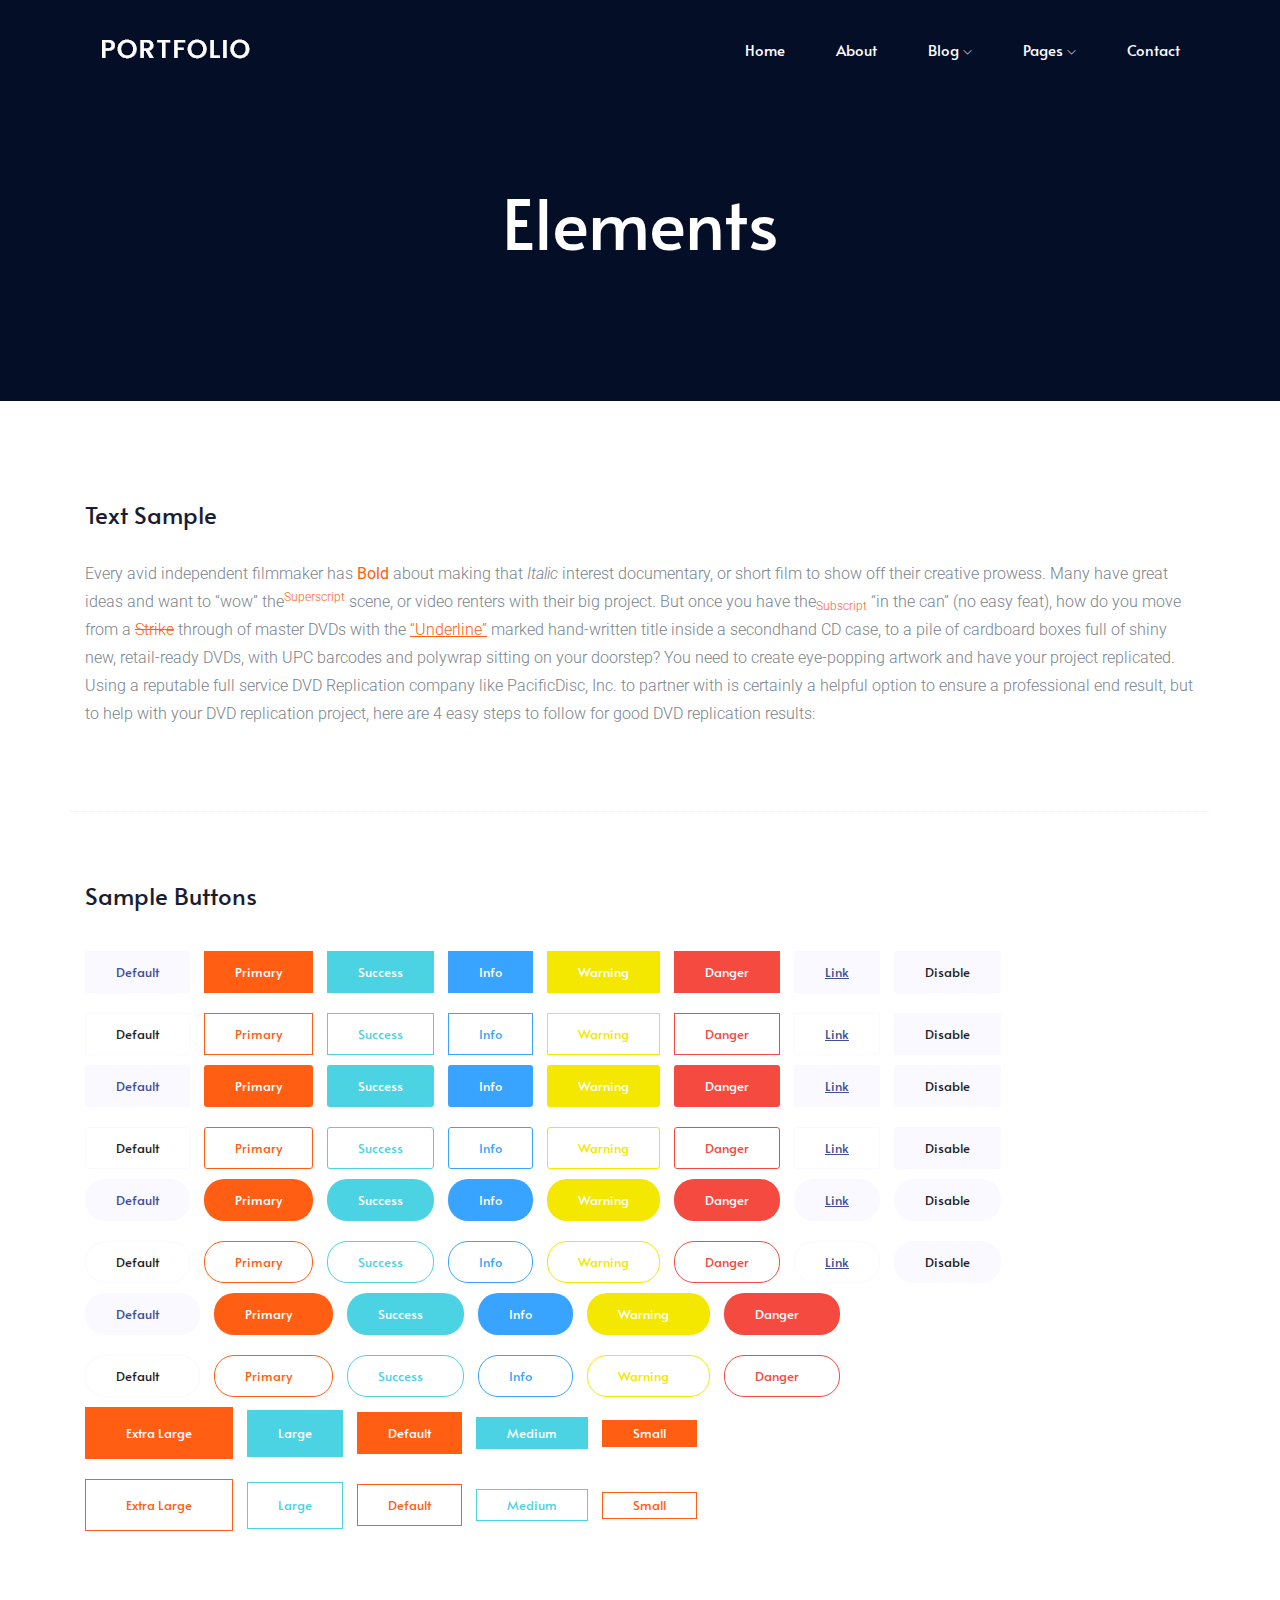
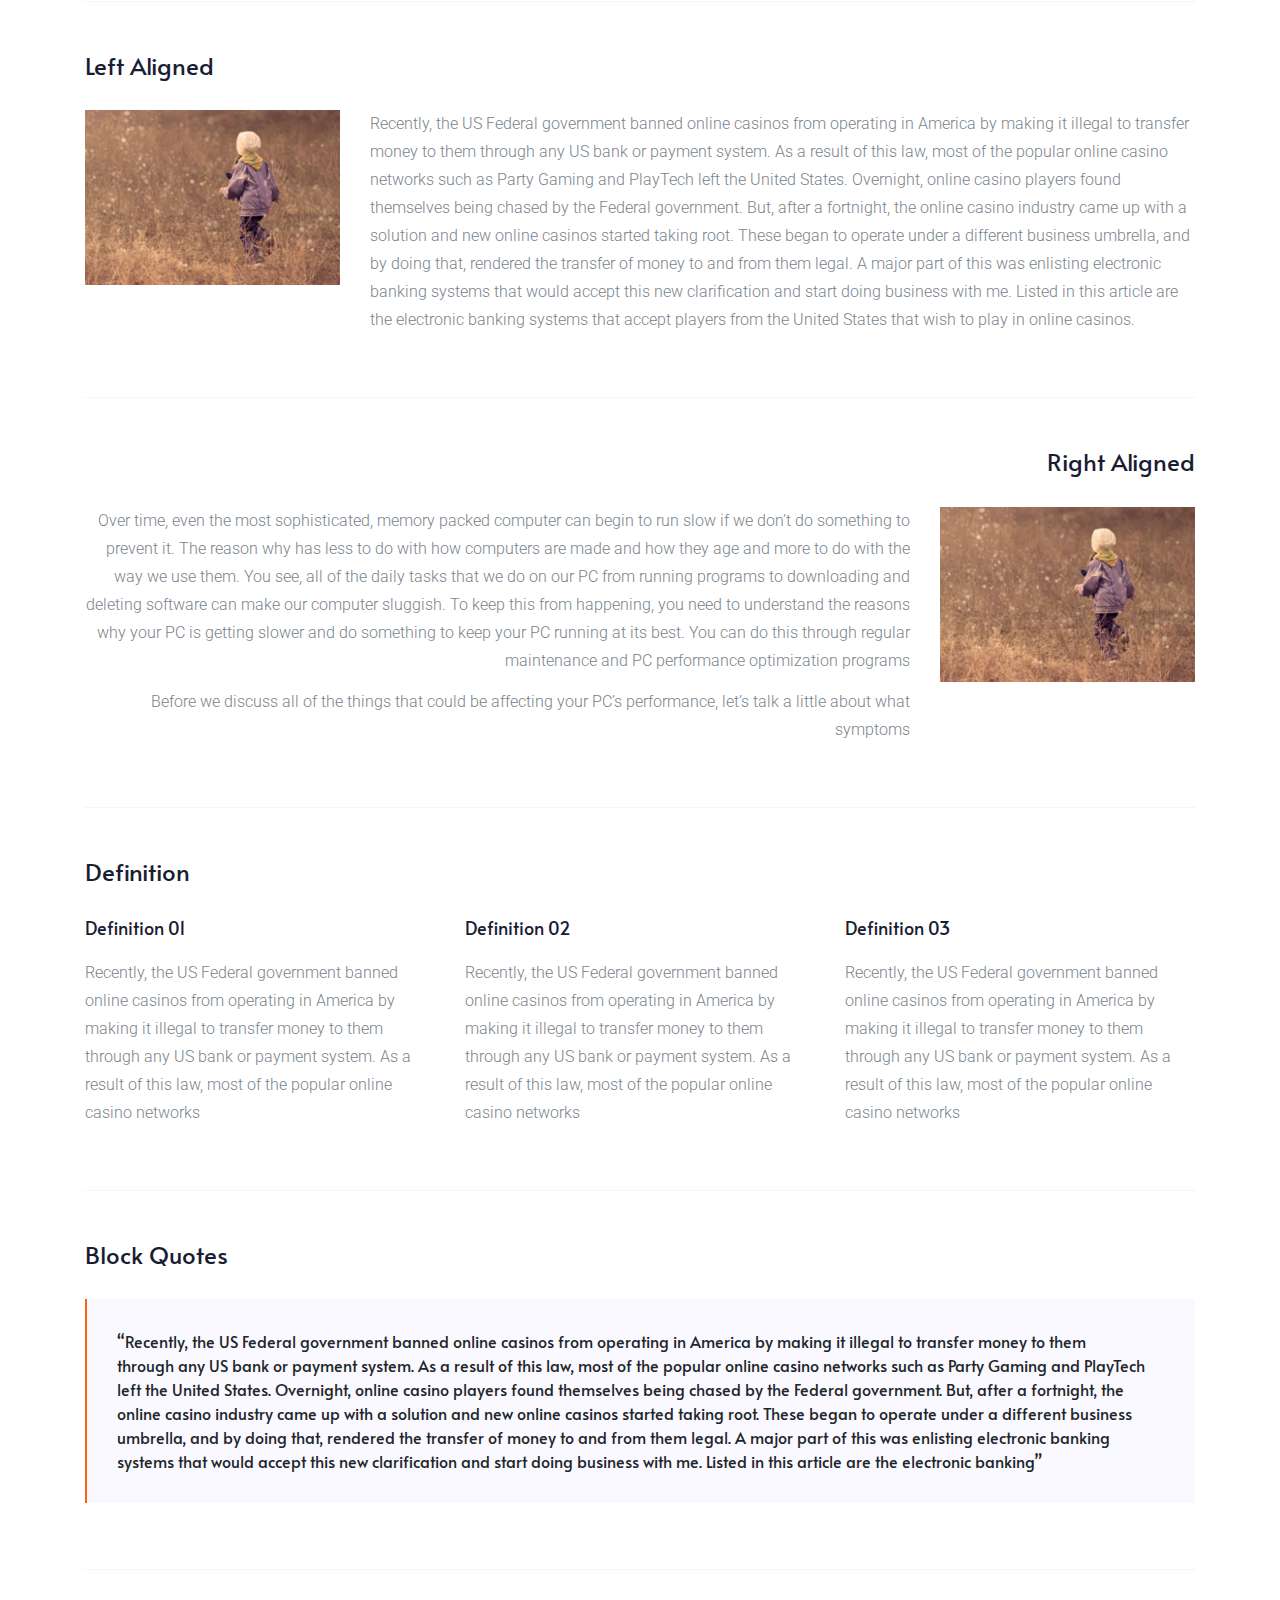
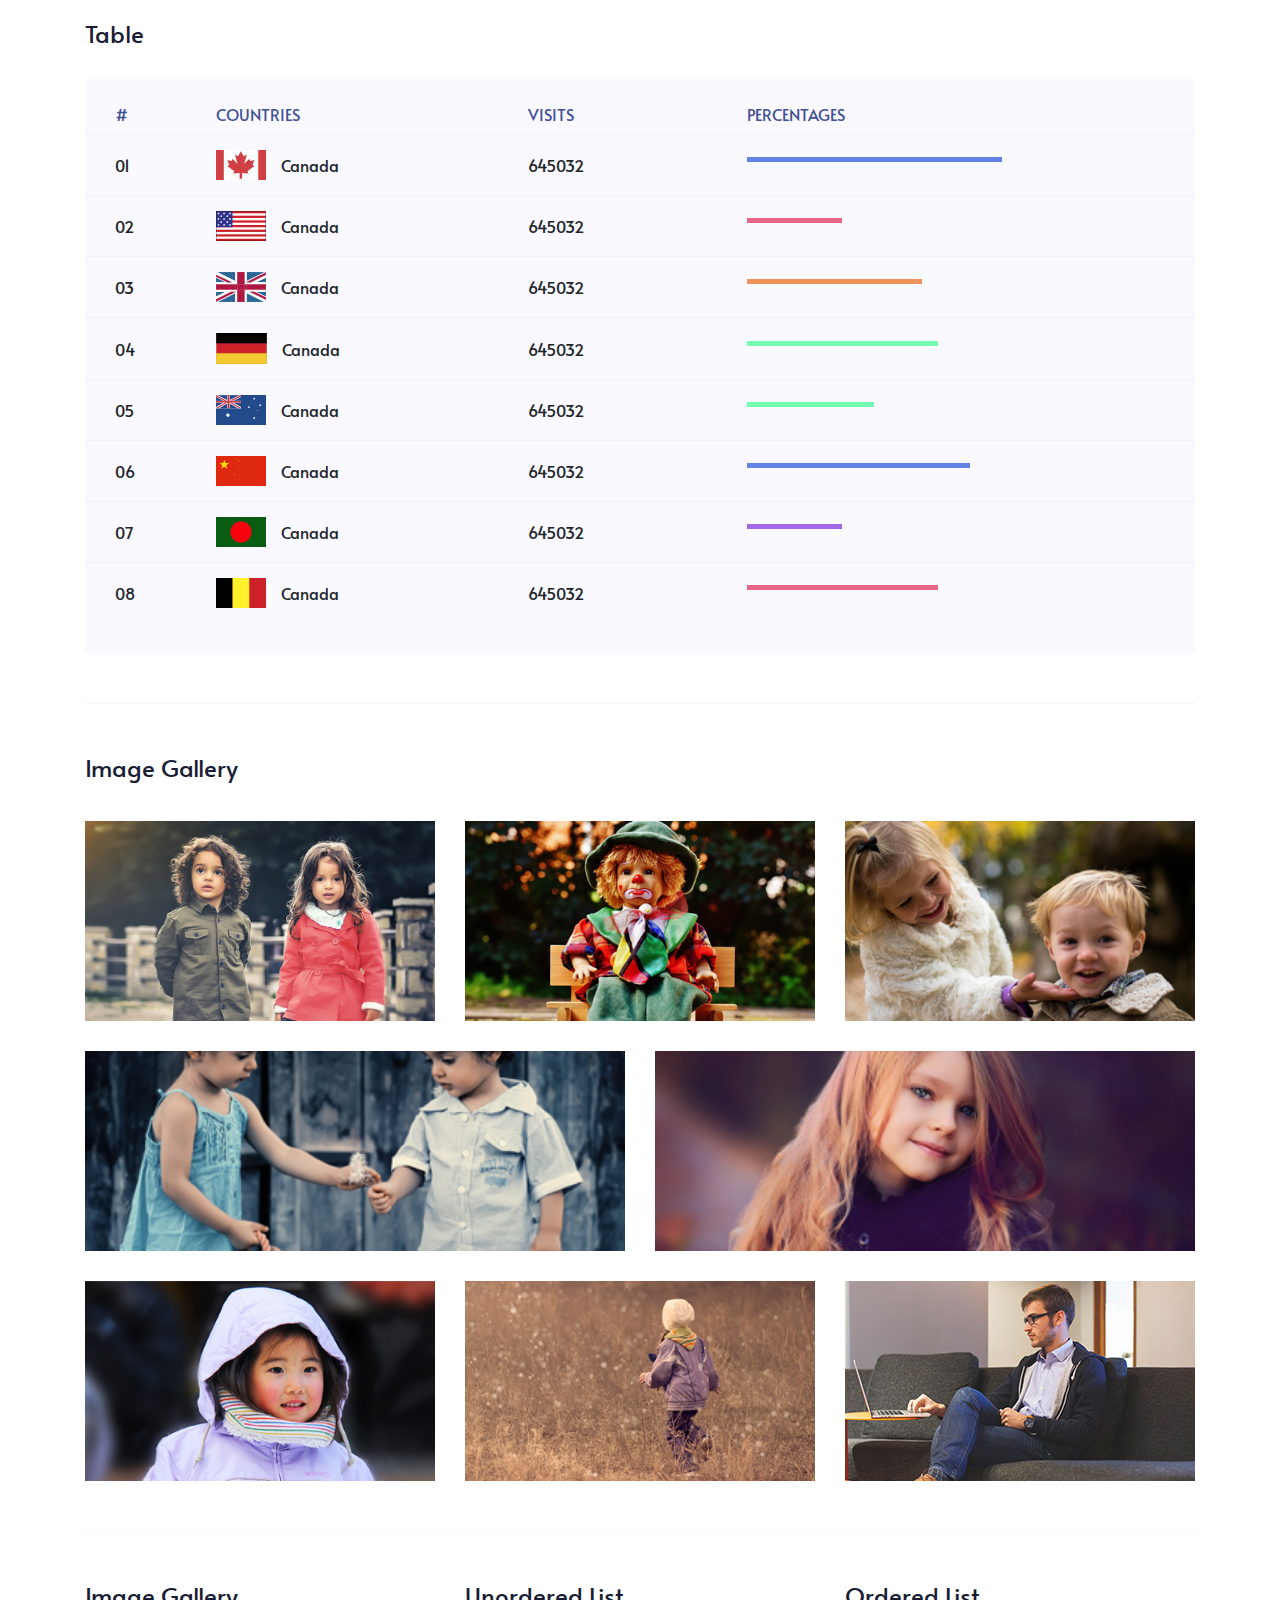
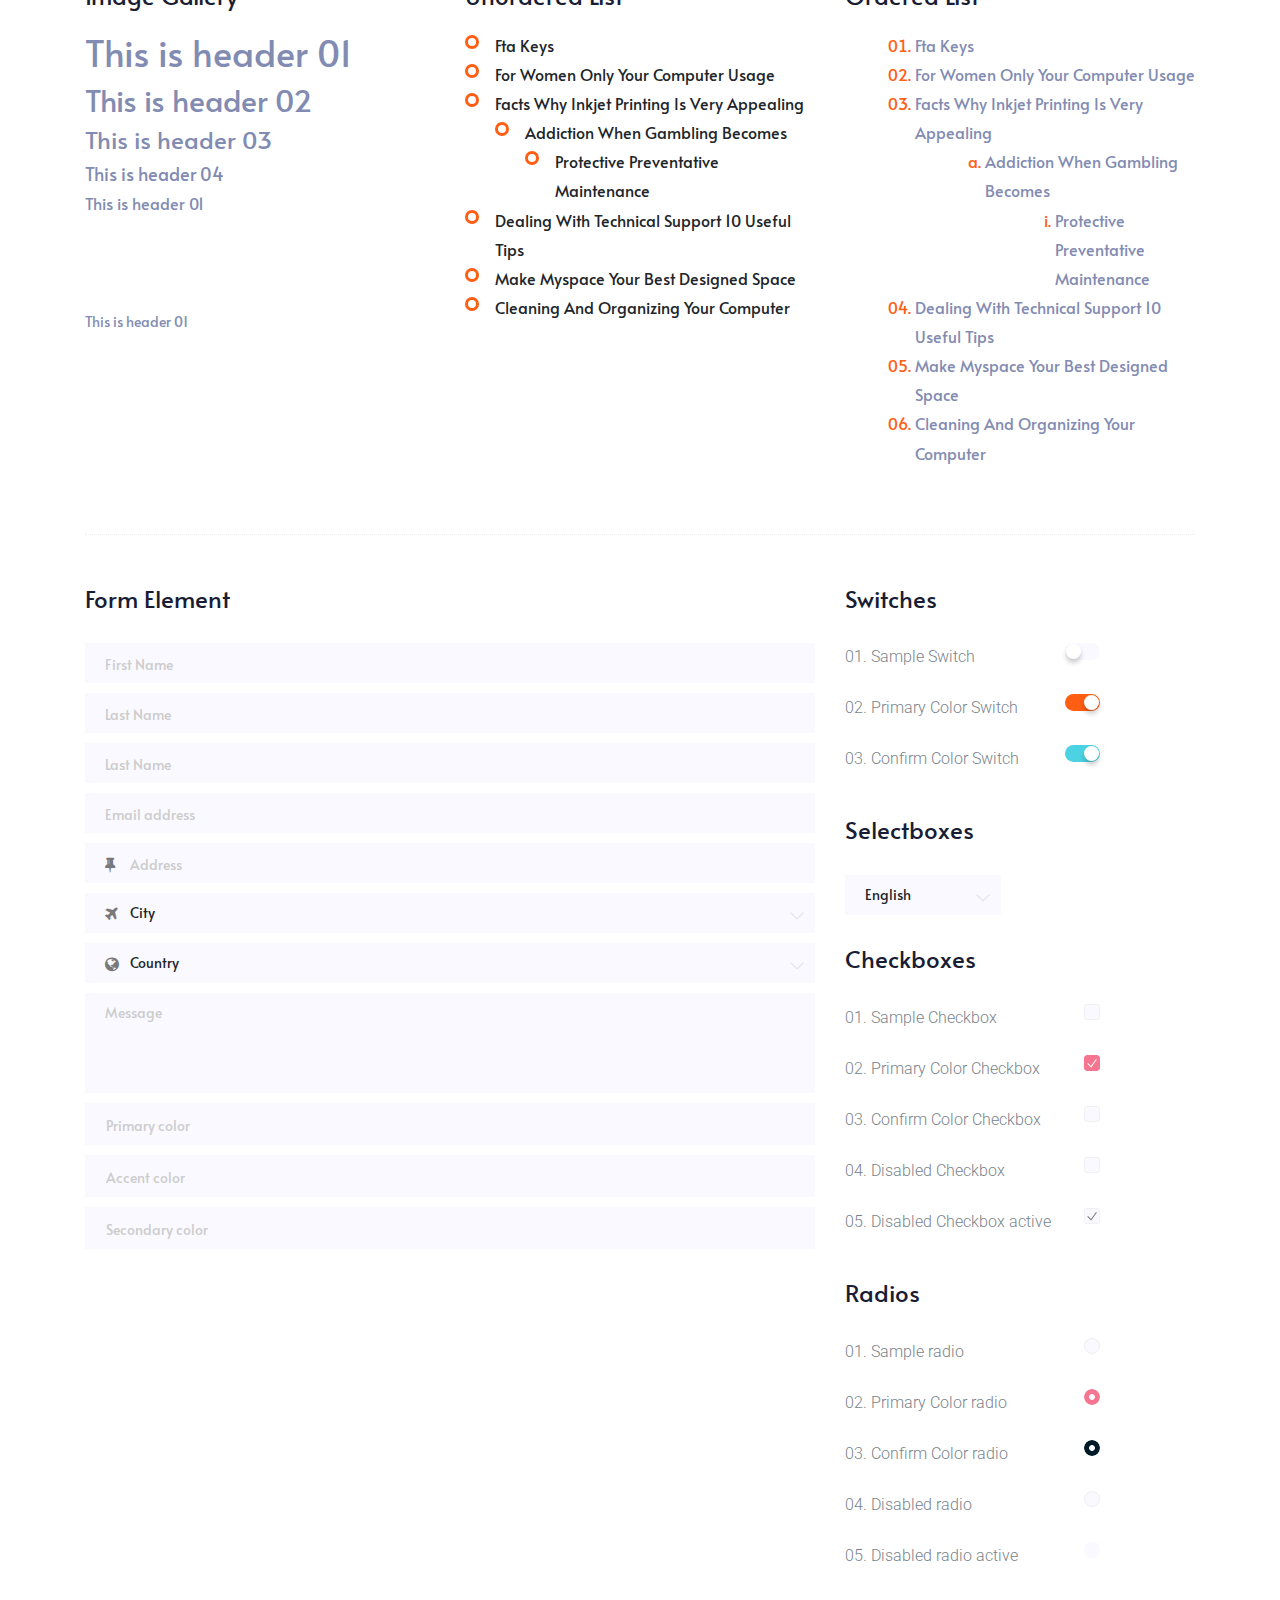
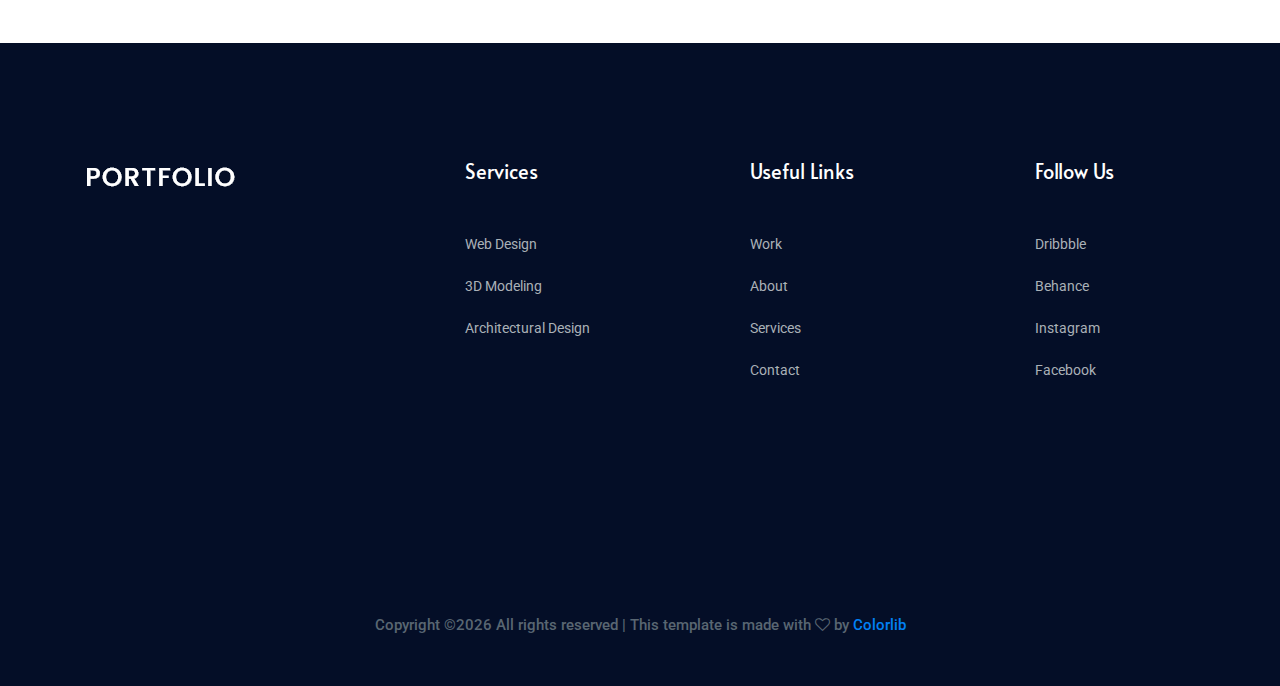
<file: elements.html>
<!doctype html>
<html class="no-js" lang="zxx">

<head>
	<meta charset="utf-8">
	<meta http-equiv="x-ua-compatible" content="ie=edge">
	<title>portfolio</title>
	<meta name="description" content="">
	<meta name="viewport" content="width=device-width, initial-scale=1">

	<!-- <link rel="manifest" href="site.webmanifest"> -->
	<!-- Place favicon.ico in the root directory -->

	<!-- CSS here -->
	<link rel="stylesheet" href="css/bootstrap.min.css">
	<link rel="stylesheet" href="css/owl.carousel.min.css">
	<link rel="stylesheet" href="css/magnific-popup.css">
	<link rel="stylesheet" href="css/font-awesome.min.css">
	<link rel="stylesheet" href="css/themify-icons.css">
	<link rel="stylesheet" href="css/nice-select.css">
	<link rel="stylesheet" href="css/flaticon.css">
	<link rel="stylesheet" href="css/gijgo.css">
	<link rel="stylesheet" href="css/animate.min.css">
	<link rel="stylesheet" href="css/slicknav.css">
	<link rel="stylesheet" href="css/style.css">
	<!-- <link rel="stylesheet" href="css/responsive.css"> -->
</head>

<body>
	<!--[if lte IE 9]>
            <p class="browserupgrade">You are using an <strong>outdated</strong> browser. Please <a href="https://browsehappy.com/">upgrade your browser</a> to improve your experience and security.</p>
        <![endif]-->

    <!-- header-start -->
    <header>
        <div class="header-area ">
            <div id="sticky-header" class="main-header-area">
                <div class="container-fluid">
                    <div class="row align-items-center">
                        <div class="col-xl-3 col-lg-2">
                            <div class="logo">
                                <a href="index.html">
                                    <img src="img/logo.png" alt="">
                                </a>
                            </div>
                        </div>
                        <div class="col-xl-9 col-lg-10">
                            <div class="main-menu  d-none d-lg-block text-right">
                                <nav>
                                    <ul id="navigation">
                                        <li><a class="active" href="index.html">home</a></li>
                                        <li><a href="about.html">About</a></li>
                                        
                                        <li><a href="#">blog <i class="ti-angle-down"></i></a>
                                            <ul class="submenu">
                                                <li><a href="blog.html">blog</a></li>
                                                <li><a href="single-blog.html">single-blog</a></li>
                                            </ul>
                                        </li>
                                        <li><a href="#">pages <i class="ti-angle-down"></i></a>
                                            <ul class="submenu">
                                                    <li><a href="portfolio-work.html">Portfolio work</a></li>
                                                 <li><a href="work_details.html">work details</a></li>
                                                 <li><a href="services.html">Services</a></li>
                                                 <li><a href="elements.html">elements</a></li>
                                            </ul>
                                        </li>
                                        <li><a href="contact.html">Contact</a></li>
                                    </ul>
                                </nav>
                            </div>
                        </div>
                        <div class="col-12">
                            <div class="mobile_menu d-block d-lg-none"></div>
                        </div>
                    </div>

                </div>
            </div>
        </div>
    </header>
    <!-- header-end -->
	
		<!-- bradcam_area  -->
		<div class="bradcam_area bradcam_bg_1">
			<div class="container">
				<div class="row">
					<div class="col-xl-12">
						<div class="bradcam_text text-center">
							<h3>Elements</h3>
						</div>
					</div>
				</div>
			</div>
		</div>
		<!-- /bradcam_area  -->

	<!-- Start Sample Area -->
	<section class="sample-text-area">
		<div class="container box_1170">
			<h3 class="text-heading">Text Sample</h3>
			<p class="sample-text">
				Every avid independent filmmaker has <b>Bold</b> about making that <i>Italic</i> interest documentary,
				or short
				film to show off their creative prowess. Many have great ideas and want to “wow”
				the<sup>Superscript</sup> scene,
				or video renters with their big project. But once you have the<sub>Subscript</sub> “in the can” (no easy
				feat), how
				do you move from a <del>Strike</del> through of master DVDs with the <u>“Underline”</u> marked
				hand-written title
				inside a secondhand CD case, to a pile of cardboard boxes full of shiny new, retail-ready DVDs, with UPC
				barcodes
				and polywrap sitting on your doorstep? You need to create eye-popping artwork and have your project
				replicated.
				Using a reputable full service DVD Replication company like PacificDisc, Inc. to partner with is
				certainly a
				helpful option to ensure a professional end result, but to help with your DVD replication project, here
				are 4 easy
				steps to follow for good DVD replication results:

			</p>
		</div>
	</section>
	<!-- End Sample Area -->

	<!-- Start Button -->
	<section class="button-area">
		<div class="container box_1170 border-top-generic">
			<h3 class="text-heading">Sample Buttons</h3>
			<div class="button-group-area">
				<a href="#" class="genric-btn default">Default</a>
				<a href="#" class="genric-btn primary">Primary</a>
				<a href="#" class="genric-btn success">Success</a>
				<a href="#" class="genric-btn info">Info</a>
				<a href="#" class="genric-btn warning">Warning</a>
				<a href="#" class="genric-btn danger">Danger</a>
				<a href="#" class="genric-btn link">Link</a>
				<a href="#" class="genric-btn disable">Disable</a>
			</div>
			<div class="button-group-area mt-10">
				<a href="#" class="genric-btn default-border">Default</a>
				<a href="#" class="genric-btn primary-border">Primary</a>
				<a href="#" class="genric-btn success-border">Success</a>
				<a href="#" class="genric-btn info-border">Info</a>
				<a href="#" class="genric-btn warning-border">Warning</a>
				<a href="#" class="genric-btn danger-border">Danger</a>
				<a href="#" class="genric-btn link-border">Link</a>
				<a href="#" class="genric-btn disable">Disable</a>
			</div>
			<div class="button-group-area mt-40">
				<a href="#" class="genric-btn default radius">Default</a>
				<a href="#" class="genric-btn primary radius">Primary</a>
				<a href="#" class="genric-btn success radius">Success</a>
				<a href="#" class="genric-btn info radius">Info</a>
				<a href="#" class="genric-btn warning radius">Warning</a>
				<a href="#" class="genric-btn danger radius">Danger</a>
				<a href="#" class="genric-btn link radius">Link</a>
				<a href="#" class="genric-btn disable radius">Disable</a>
			</div>
			<div class="button-group-area mt-10">
				<a href="#" class="genric-btn default-border radius">Default</a>
				<a href="#" class="genric-btn primary-border radius">Primary</a>
				<a href="#" class="genric-btn success-border radius">Success</a>
				<a href="#" class="genric-btn info-border radius">Info</a>
				<a href="#" class="genric-btn warning-border radius">Warning</a>
				<a href="#" class="genric-btn danger-border radius">Danger</a>
				<a href="#" class="genric-btn link-border radius">Link</a>
				<a href="#" class="genric-btn disable radius">Disable</a>
			</div>
			<div class="button-group-area mt-40">
				<a href="#" class="genric-btn default circle">Default</a>
				<a href="#" class="genric-btn primary circle">Primary</a>
				<a href="#" class="genric-btn success circle">Success</a>
				<a href="#" class="genric-btn info circle">Info</a>
				<a href="#" class="genric-btn warning circle">Warning</a>
				<a href="#" class="genric-btn danger circle">Danger</a>
				<a href="#" class="genric-btn link circle">Link</a>
				<a href="#" class="genric-btn disable circle">Disable</a>
			</div>
			<div class="button-group-area mt-10">
				<a href="#" class="genric-btn default-border circle">Default</a>
				<a href="#" class="genric-btn primary-border circle">Primary</a>
				<a href="#" class="genric-btn success-border circle">Success</a>
				<a href="#" class="genric-btn info-border circle">Info</a>
				<a href="#" class="genric-btn warning-border circle">Warning</a>
				<a href="#" class="genric-btn danger-border circle">Danger</a>
				<a href="#" class="genric-btn link-border circle">Link</a>
				<a href="#" class="genric-btn disable circle">Disable</a>
			</div>
			<div class="button-group-area mt-40">
				<a href="#" class="genric-btn default circle arrow">Default<span class="lnr lnr-arrow-right"></span></a>
				<a href="#" class="genric-btn primary circle arrow">Primary<span class="lnr lnr-arrow-right"></span></a>
				<a href="#" class="genric-btn success circle arrow">Success<span class="lnr lnr-arrow-right"></span></a>
				<a href="#" class="genric-btn info circle arrow">Info<span class="lnr lnr-arrow-right"></span></a>
				<a href="#" class="genric-btn warning circle arrow">Warning<span class="lnr lnr-arrow-right"></span></a>
				<a href="#" class="genric-btn danger circle arrow">Danger<span class="lnr lnr-arrow-right"></span></a>
			</div>
			<div class="button-group-area mt-10">
				<a href="#" class="genric-btn default-border circle arrow">Default<span
						class="lnr lnr-arrow-right"></span></a>
				<a href="#" class="genric-btn primary-border circle arrow">Primary<span
						class="lnr lnr-arrow-right"></span></a>
				<a href="#" class="genric-btn success-border circle arrow">Success<span
						class="lnr lnr-arrow-right"></span></a>
				<a href="#" class="genric-btn info-border circle arrow">Info<span
						class="lnr lnr-arrow-right"></span></a>
				<a href="#" class="genric-btn warning-border circle arrow">Warning<span
						class="lnr lnr-arrow-right"></span></a>
				<a href="#" class="genric-btn danger-border circle arrow">Danger<span
						class="lnr lnr-arrow-right"></span></a>
			</div>
			<div class="button-group-area mt-40">
				<a href="#" class="genric-btn primary e-large">Extra Large</a>
				<a href="#" class="genric-btn success large">Large</a>
				<a href="#" class="genric-btn primary">Default</a>
				<a href="#" class="genric-btn success medium">Medium</a>
				<a href="#" class="genric-btn primary small">Small</a>
			</div>
			<div class="button-group-area mt-10">
				<a href="#" class="genric-btn primary-border e-large">Extra Large</a>
				<a href="#" class="genric-btn success-border large">Large</a>
				<a href="#" class="genric-btn primary-border">Default</a>
				<a href="#" class="genric-btn success-border medium">Medium</a>
				<a href="#" class="genric-btn primary-border small">Small</a>
			</div>
		</div>
	</section>
	<!-- End Button -->

	<!-- Start Align Area -->
	<div class="whole-wrap">
		<div class="container box_1170">
			<div class="section-top-border">
				<h3 class="mb-30">Left Aligned</h3>
				<div class="row">
					<div class="col-md-3">
						<img src="img/elements/d.jpg" alt="" class="img-fluid">
					</div>
					<div class="col-md-9 mt-sm-20">
						<p>Recently, the US Federal government banned online casinos from operating in America by making
							it illegal to
							transfer money to them through any US bank or payment system. As a result of this law, most
							of the popular
							online casino networks such as Party Gaming and PlayTech left the United States. Overnight,
							online casino
							players found themselves being chased by the Federal government. But, after a fortnight, the
							online casino
							industry came up with a solution and new online casinos started taking root. These began to
							operate under a
							different business umbrella, and by doing that, rendered the transfer of money to and from
							them legal. A major
							part of this was enlisting electronic banking systems that would accept this new
							clarification and start doing
							business with me. Listed in this article are the electronic banking systems that accept
							players from the United
							States that wish to play in online casinos.</p>
					</div>
				</div>
			</div>
			<div class="section-top-border text-right">
				<h3 class="mb-30">Right Aligned</h3>
				<div class="row">
					<div class="col-md-9">
						<p class="text-right">Over time, even the most sophisticated, memory packed computer can begin
							to run slow if we
							don’t do something to prevent it. The reason why has less to do with how computers are made
							and how they age and
							more to do with the way we use them. You see, all of the daily tasks that we do on our PC
							from running programs
							to downloading and deleting software can make our computer sluggish. To keep this from
							happening, you need to
							understand the reasons why your PC is getting slower and do something to keep your PC
							running at its best. You
							can do this through regular maintenance and PC performance optimization programs</p>
						<p class="text-right">Before we discuss all of the things that could be affecting your PC’s
							performance, let’s
							talk a little about what symptoms</p>
					</div>
					<div class="col-md-3">
						<img src="img/elements/d.jpg" alt="" class="img-fluid">
					</div>
				</div>
			</div>
			<div class="section-top-border">
				<h3 class="mb-30">Definition</h3>
				<div class="row">
					<div class="col-md-4">
						<div class="single-defination">
							<h4 class="mb-20">Definition 01</h4>
							<p>Recently, the US Federal government banned online casinos from operating in America by
								making it illegal to
								transfer money to them through any US bank or payment system. As a result of this law,
								most of the popular
								online casino networks</p>
						</div>
					</div>
					<div class="col-md-4">
						<div class="single-defination">
							<h4 class="mb-20">Definition 02</h4>
							<p>Recently, the US Federal government banned online casinos from operating in America by
								making it illegal to
								transfer money to them through any US bank or payment system. As a result of this law,
								most of the popular
								online casino networks</p>
						</div>
					</div>
					<div class="col-md-4">
						<div class="single-defination">
							<h4 class="mb-20">Definition 03</h4>
							<p>Recently, the US Federal government banned online casinos from operating in America by
								making it illegal to
								transfer money to them through any US bank or payment system. As a result of this law,
								most of the popular
								online casino networks</p>
						</div>
					</div>
				</div>
			</div>
			<div class="section-top-border">
				<h3 class="mb-30">Block Quotes</h3>
				<div class="row">
					<div class="col-lg-12">
						<blockquote class="generic-blockquote">
							“Recently, the US Federal government banned online casinos from operating in America by
							making it illegal to
							transfer money to them through any US bank or payment system. As a result of this law, most
							of the popular
							online casino networks such as Party Gaming and PlayTech left the United States. Overnight,
							online casino
							players found themselves being chased by the Federal government. But, after a fortnight, the
							online casino
							industry came up with a solution and new online casinos started taking root. These began to
							operate under a
							different business umbrella, and by doing that, rendered the transfer of money to and from
							them legal. A major
							part of this was enlisting electronic banking systems that would accept this new
							clarification and start doing
							business with me. Listed in this article are the electronic banking”
						</blockquote>
					</div>
				</div>
			</div>
			<div class="section-top-border">
				<h3 class="mb-30">Table</h3>
				<div class="progress-table-wrap">
					<div class="progress-table">
						<div class="table-head">
							<div class="serial">#</div>
							<div class="country">Countries</div>
							<div class="visit">Visits</div>
							<div class="percentage">Percentages</div>
						</div>
						<div class="table-row">
							<div class="serial">01</div>
							<div class="country"> <img src="img/elements/f1.jpg" alt="flag">Canada</div>
							<div class="visit">645032</div>
							<div class="percentage">
								<div class="progress">
									<div class="progress-bar color-1" role="progressbar" style="width: 80%"
										aria-valuenow="80" aria-valuemin="0" aria-valuemax="100"></div>
								</div>
							</div>
						</div>
						<div class="table-row">
							<div class="serial">02</div>
							<div class="country"> <img src="img/elements/f2.jpg" alt="flag">Canada</div>
							<div class="visit">645032</div>
							<div class="percentage">
								<div class="progress">
									<div class="progress-bar color-2" role="progressbar" style="width: 30%"
										aria-valuenow="30" aria-valuemin="0" aria-valuemax="100"></div>
								</div>
							</div>
						</div>
						<div class="table-row">
							<div class="serial">03</div>
							<div class="country"> <img src="img/elements/f3.jpg" alt="flag">Canada</div>
							<div class="visit">645032</div>
							<div class="percentage">
								<div class="progress">
									<div class="progress-bar color-3" role="progressbar" style="width: 55%"
										aria-valuenow="55" aria-valuemin="0" aria-valuemax="100"></div>
								</div>
							</div>
						</div>
						<div class="table-row">
							<div class="serial">04</div>
							<div class="country"> <img src="img/elements/f4.jpg" alt="flag">Canada</div>
							<div class="visit">645032</div>
							<div class="percentage">
								<div class="progress">
									<div class="progress-bar color-4" role="progressbar" style="width: 60%"
										aria-valuenow="60" aria-valuemin="0" aria-valuemax="100"></div>
								</div>
							</div>
						</div>
						<div class="table-row">
							<div class="serial">05</div>
							<div class="country"> <img src="img/elements/f5.jpg" alt="flag">Canada</div>
							<div class="visit">645032</div>
							<div class="percentage">
								<div class="progress">
									<div class="progress-bar color-5" role="progressbar" style="width: 40%"
										aria-valuenow="40" aria-valuemin="0" aria-valuemax="100"></div>
								</div>
							</div>
						</div>
						<div class="table-row">
							<div class="serial">06</div>
							<div class="country"> <img src="img/elements/f6.jpg" alt="flag">Canada</div>
							<div class="visit">645032</div>
							<div class="percentage">
								<div class="progress">
									<div class="progress-bar color-6" role="progressbar" style="width: 70%"
										aria-valuenow="70" aria-valuemin="0" aria-valuemax="100"></div>
								</div>
							</div>
						</div>
						<div class="table-row">
							<div class="serial">07</div>
							<div class="country"> <img src="img/elements/f7.jpg" alt="flag">Canada</div>
							<div class="visit">645032</div>
							<div class="percentage">
								<div class="progress">
									<div class="progress-bar color-7" role="progressbar" style="width: 30%"
										aria-valuenow="30" aria-valuemin="0" aria-valuemax="100"></div>
								</div>
							</div>
						</div>
						<div class="table-row">
							<div class="serial">08</div>
							<div class="country"> <img src="img/elements/f8.jpg" alt="flag">Canada</div>
							<div class="visit">645032</div>
							<div class="percentage">
								<div class="progress">
									<div class="progress-bar color-8" role="progressbar" style="width: 60%"
										aria-valuenow="60" aria-valuemin="0" aria-valuemax="100"></div>
								</div>
							</div>
						</div>
					</div>
				</div>
			</div>
			<div class="section-top-border">
				<h3>Image Gallery</h3>
				<div class="row gallery-item">
					<div class="col-md-4">
						<a href="img/elements/g1.jpg" class="img-pop-up">
							<div class="single-gallery-image" style="background: url(img/elements/g1.jpg);"></div>
						</a>
					</div>
					<div class="col-md-4">
						<a href="img/elements/g2.jpg" class="img-pop-up">
							<div class="single-gallery-image" style="background: url(img/elements/g2.jpg);"></div>
						</a>
					</div>
					<div class="col-md-4">
						<a href="img/elements/g3.jpg" class="img-pop-up">
							<div class="single-gallery-image" style="background: url(img/elements/g3.jpg);"></div>
						</a>
					</div>
					<div class="col-md-6">
						<a href="img/elements/g4.jpg" class="img-pop-up">
							<div class="single-gallery-image" style="background: url(img/elements/g4.jpg);"></div>
						</a>
					</div>
					<div class="col-md-6">
						<a href="img/elements/g5.jpg" class="img-pop-up">
							<div class="single-gallery-image" style="background: url(img/elements/g5.jpg);"></div>
						</a>
					</div>
					<div class="col-md-4">
						<a href="img/elements/g6.jpg" class="img-pop-up">
							<div class="single-gallery-image" style="background: url(img/elements/g6.jpg);"></div>
						</a>
					</div>
					<div class="col-md-4">
						<a href="img/elements/g7.jpg" class="img-pop-up">
							<div class="single-gallery-image" style="background: url(img/elements/g7.jpg);"></div>
						</a>
					</div>
					<div class="col-md-4">
						<a href="img/elements/g8.jpg" class="img-pop-up">
							<div class="single-gallery-image" style="background: url(img/elements/g8.jpg);"></div>
						</a>
					</div>
				</div>
			</div>
			<div class="section-top-border">
				<div class="row">
					<div class="col-md-4">
						<h3 class="mb-20">Image Gallery</h3>
						<div class="typography">
							<h1>This is header 01</h1>
							<h2>This is header 02</h2>
							<h3>This is header 03</h3>
							<h4>This is header 04</h4>
							<h5>This is header 01</h5>
							<h6>This is header 01</h6>
						</div>
					</div>
					<div class="col-md-4 mt-sm-30">
						<h3 class="mb-20">Unordered List</h3>
						<div class="">
							<ul class="unordered-list">
								<li>Fta Keys</li>
								<li>For Women Only Your Computer Usage</li>
								<li>Facts Why Inkjet Printing Is Very Appealing
									<ul>
										<li>Addiction When Gambling Becomes
											<ul>
												<li>Protective Preventative Maintenance</li>
											</ul>
										</li>
									</ul>
								</li>
								<li>Dealing With Technical Support 10 Useful Tips</li>
								<li>Make Myspace Your Best Designed Space</li>
								<li>Cleaning And Organizing Your Computer</li>
							</ul>
						</div>
					</div>
					<div class="col-md-4 mt-sm-30">
						<h3 class="mb-20">Ordered List</h3>
						<div class="">
							<ol class="ordered-list">
								<li><span>Fta Keys</span></li>
								<li><span>For Women Only Your Computer Usage</span></li>
								<li><span>Facts Why Inkjet Printing Is Very Appealing</span>
									<ol class="ordered-list-alpha">
										<li><span>Addiction When Gambling Becomes</span>
											<ol class="ordered-list-roman">
												<li><span>Protective Preventative Maintenance</span></li>
											</ol>
										</li>
									</ol>
								</li>
								<li><span>Dealing With Technical Support 10 Useful Tips</span></li>
								<li><span>Make Myspace Your Best Designed Space</span></li>
								<li><span>Cleaning And Organizing Your Computer</span></li>
							</ol>
						</div>
					</div>
				</div>
			</div>
			<div class="section-top-border">
				<div class="row">
					<div class="col-lg-8 col-md-8">
						<h3 class="mb-30">Form Element</h3>
						<form action="#">
							<div class="mt-10">
								<input type="text" name="first_name" placeholder="First Name"
									onfocus="this.placeholder = ''" onblur="this.placeholder = 'First Name'" required
									class="single-input">
							</div>
							<div class="mt-10">
								<input type="text" name="last_name" placeholder="Last Name"
									onfocus="this.placeholder = ''" onblur="this.placeholder = 'Last Name'" required
									class="single-input">
							</div>
							<div class="mt-10">
								<input type="text" name="last_name" placeholder="Last Name"
									onfocus="this.placeholder = ''" onblur="this.placeholder = 'Last Name'" required
									class="single-input">
							</div>
							<div class="mt-10">
								<input type="email" name="EMAIL" placeholder="Email address"
									onfocus="this.placeholder = ''" onblur="this.placeholder = 'Email address'" required
									class="single-input">
							</div>
							<div class="input-group-icon mt-10">
								<div class="icon"><i class="fa fa-thumb-tack" aria-hidden="true"></i></div>
								<input type="text" name="address" placeholder="Address" onfocus="this.placeholder = ''"
									onblur="this.placeholder = 'Address'" required class="single-input">
							</div>
							<div class="input-group-icon mt-10">
								<div class="icon"><i class="fa fa-plane" aria-hidden="true"></i></div>
								<div class="form-select" id="default-select"">
											<select>
												<option value=" 1">City</option>
									<option value="1">Dhaka</option>
									<option value="1">Dilli</option>
									<option value="1">Newyork</option>
									<option value="1">Islamabad</option>
									</select>
								</div>
							</div>
							<div class="input-group-icon mt-10">
								<div class="icon"><i class="fa fa-globe" aria-hidden="true"></i></div>
								<div class="form-select" id="default-select"">
											<select>
												<option value=" 1">Country</option>
									<option value="1">Bangladesh</option>
									<option value="1">India</option>
									<option value="1">England</option>
									<option value="1">Srilanka</option>
									</select>
								</div>
							</div>

							<div class="mt-10">
								<textarea class="single-textarea" placeholder="Message" onfocus="this.placeholder = ''"
									onblur="this.placeholder = 'Message'" required></textarea>
							</div>
							<!-- For Gradient Border Use -->
							<!-- <div class="mt-10">
										<div class="primary-input">
											<input id="primary-input" type="text" name="first_name" placeholder="Primary color" onfocus="this.placeholder = ''" onblur="this.placeholder = 'Primary color'">
											<label for="primary-input"></label>
										</div>
									</div> -->
							<div class="mt-10">
								<input type="text" name="first_name" placeholder="Primary color"
									onfocus="this.placeholder = ''" onblur="this.placeholder = 'Primary color'" required
									class="single-input-primary">
							</div>
							<div class="mt-10">
								<input type="text" name="first_name" placeholder="Accent color"
									onfocus="this.placeholder = ''" onblur="this.placeholder = 'Accent color'" required
									class="single-input-accent">
							</div>
							<div class="mt-10">
								<input type="text" name="first_name" placeholder="Secondary color"
									onfocus="this.placeholder = ''" onblur="this.placeholder = 'Secondary color'"
									required class="single-input-secondary">
							</div>
						</form>
					</div>
					<div class="col-lg-3 col-md-4 mt-sm-30">
						<div class="single-element-widget">
							<h3 class="mb-30">Switches</h3>
							<div class="switch-wrap d-flex justify-content-between">
								<p>01. Sample Switch</p>
								<div class="primary-switch">
									<input type="checkbox" id="default-switch">
									<label for="default-switch"></label>
								</div>
							</div>
							<div class="switch-wrap d-flex justify-content-between">
								<p>02. Primary Color Switch</p>
								<div class="primary-switch">
									<input type="checkbox" id="primary-switch" checked>
									<label for="primary-switch"></label>
								</div>
							</div>
							<div class="switch-wrap d-flex justify-content-between">
								<p>03. Confirm Color Switch</p>
								<div class="confirm-switch">
									<input type="checkbox" id="confirm-switch" checked>
									<label for="confirm-switch"></label>
								</div>
							</div>
						</div>
						<div class="single-element-widget mt-30">
							<h3 class="mb-30">Selectboxes</h3>
							<div class="default-select" id="default-select"">
										<select>
											<option value=" 1">English</option>
								<option value="1">Spanish</option>
								<option value="1">Arabic</option>
								<option value="1">Portuguise</option>
								<option value="1">Bengali</option>
								</select>
							</div>
						</div>
						<div class="single-element-widget mt-30">
							<h3 class="mb-30">Checkboxes</h3>
							<div class="switch-wrap d-flex justify-content-between">
								<p>01. Sample Checkbox</p>
								<div class="primary-checkbox">
									<input type="checkbox" id="default-checkbox">
									<label for="default-checkbox"></label>
								</div>
							</div>
							<div class="switch-wrap d-flex justify-content-between">
								<p>02. Primary Color Checkbox</p>
								<div class="primary-checkbox">
									<input type="checkbox" id="primary-checkbox" checked>
									<label for="primary-checkbox"></label>
								</div>
							</div>
							<div class="switch-wrap d-flex justify-content-between">
								<p>03. Confirm Color Checkbox</p>
								<div class="confirm-checkbox">
									<input type="checkbox" id="confirm-checkbox">
									<label for="confirm-checkbox"></label>
								</div>
							</div>
							<div class="switch-wrap d-flex justify-content-between">
								<p>04. Disabled Checkbox</p>
								<div class="disabled-checkbox">
									<input type="checkbox" id="disabled-checkbox" disabled>
									<label for="disabled-checkbox"></label>
								</div>
							</div>
							<div class="switch-wrap d-flex justify-content-between">
								<p>05. Disabled Checkbox active</p>
								<div class="disabled-checkbox">
									<input type="checkbox" id="disabled-checkbox-active" checked disabled>
									<label for="disabled-checkbox-active"></label>
								</div>
							</div>
						</div>
						<div class="single-element-widget mt-30">
							<h3 class="mb-30">Radios</h3>
							<div class="switch-wrap d-flex justify-content-between">
								<p>01. Sample radio</p>
								<div class="primary-radio">
									<input type="checkbox" id="default-radio">
									<label for="default-radio"></label>
								</div>
							</div>
							<div class="switch-wrap d-flex justify-content-between">
								<p>02. Primary Color radio</p>
								<div class="primary-radio">
									<input type="checkbox" id="primary-radio" checked>
									<label for="primary-radio"></label>
								</div>
							</div>
							<div class="switch-wrap d-flex justify-content-between">
								<p>03. Confirm Color radio</p>
								<div class="confirm-radio">
									<input type="checkbox" id="confirm-radio" checked>
									<label for="confirm-radio"></label>
								</div>
							</div>
							<div class="switch-wrap d-flex justify-content-between">
								<p>04. Disabled radio</p>
								<div class="disabled-radio">
									<input type="checkbox" id="disabled-radio" disabled>
									<label for="disabled-radio"></label>
								</div>
							</div>
							<div class="switch-wrap d-flex justify-content-between">
								<p>05. Disabled radio active</p>
								<div class="disabled-radio">
									<input type="checkbox" id="disabled-radio-active" checked disabled>
									<label for="disabled-radio-active"></label>
								</div>
							</div>
						</div>
					</div>
				</div>
			</div>
		</div>
	</div>
	<!-- End Align Area -->


    <!-- footer start -->
    <footer class="footer">
		<div class="footer_top">
			<div class="container">
				<div class="row">
					<div class="col-xl-4 col-md-6 col-lg-4">
						<div class="footer_widget">
						   <div class="logo_footer">
							   <a href="index.html">
								   <img src="img/logo.png" alt="">
							   </a>
						   </div>

						</div>
					</div>
					<div class="col-xl-3 col-md-6 col-lg-3">
						<div class="footer_widget">
							<h3 class="footer_title">
									Services
							</h3>
							<ul>
								<li><a href="#">Web Design</a></li>
								<li><a href="#">3D Modeling</a></li>
								<li><a href="#">Architectural Design</a></li>
							</ul>

						</div>
					</div>
					<div class="col-xl-3 col-md-6 col-lg-3">
						<div class="footer_widget">
							<h3 class="footer_title">
								Useful Links
							</h3>
							<ul>
								<li><a href="#">Work</a></li>
								<li><a href="#">About</a></li>
								<li><a href="#">Services</a></li>
								<li><a href="#">Contact</a></li>
							</ul>
						</div>
					</div>
					<div class="col-xl-2 col-md-6 col-lg-2">
						<div class="footer_widget">
							<h3 class="footer_title">
									Follow Us
							</h3>
							<ul>
								<li><a href="#">Dribbble</a></li>
								<li><a href="#">Behance</a></li>
								<li><a href="#">Instagram</a></li>
								<li><a href="#">Facebook</a></li>
							</ul>
						</div>
					</div>
				</div>
			</div>
		</div>
		<div class="copy-right_text">
			<div class="container">
				<div class="row">
					<div class="col-xl-12">
						<p class="copy_right text-center">
							<!-- Link back to Colorlib can't be removed. Template is licensed under CC BY 3.0. -->
Copyright &copy;<script>document.write(new Date().getFullYear());</script> All rights reserved | This template is made with <i class="fa fa-heart-o" aria-hidden="true"></i> by <a href="https://colorlib.com" target="_blank">Colorlib</a>
<!-- Link back to Colorlib can't be removed. Template is licensed under CC BY 3.0. -->
						</p>
					</div>
				</div>
			</div>
		</div>
	</footer>
<!--/ footer end  -->

	<!-- JS here -->
	<script src="js/vendor/modernizr-3.5.0.min.js"></script>
	<script src="js/vendor/jquery-1.12.4.min.js"></script>
	<script src="js/popper.min.js"></script>
	<script src="js/bootstrap.min.js"></script>
	<script src="js/owl.carousel.min.js"></script>
	<script src="js/isotope.pkgd.min.js"></script>
	<script src="js/ajax-form.js"></script>
	<script src="js/waypoints.min.js"></script>
	<script src="js/jquery.counterup.min.js"></script>
	<script src="js/imagesloaded.pkgd.min.js"></script>
	<script src="js/scrollIt.js"></script>
	<script src="js/jquery.scrollUp.min.js"></script>
	<script src="js/wow.min.js"></script>
	<script src="js/nice-select.min.js"></script>
	<script src="js/jquery.slicknav.min.js"></script>
	<script src="js/jquery.magnific-popup.min.js"></script>
	<script src="js/plugins.js"></script>
	<script src="js/gijgo.min.js"></script>

	<!--contact js-->
	<script src="js/contact.js"></script>
	<script src="js/jquery.ajaxchimp.min.js"></script>
	<script src="js/jquery.form.js"></script>
	<script src="js/jquery.validate.min.js"></script>
	<script src="js/mail-script.js"></script>

	<script src="js/main.js"></script>
    <script>
        $('#datepicker').datepicker({
            iconsLibrary: 'fontawesome',
            icons: {
             rightIcon: '<span class="fa fa-caret-down"></span>'
         }
        });
        $('#datepicker2').datepicker({
            iconsLibrary: 'fontawesome',
            icons: {
             rightIcon: '<span class="fa fa-caret-down"></span>'
         }

        });
    </script>
</body>
</html>
</file>
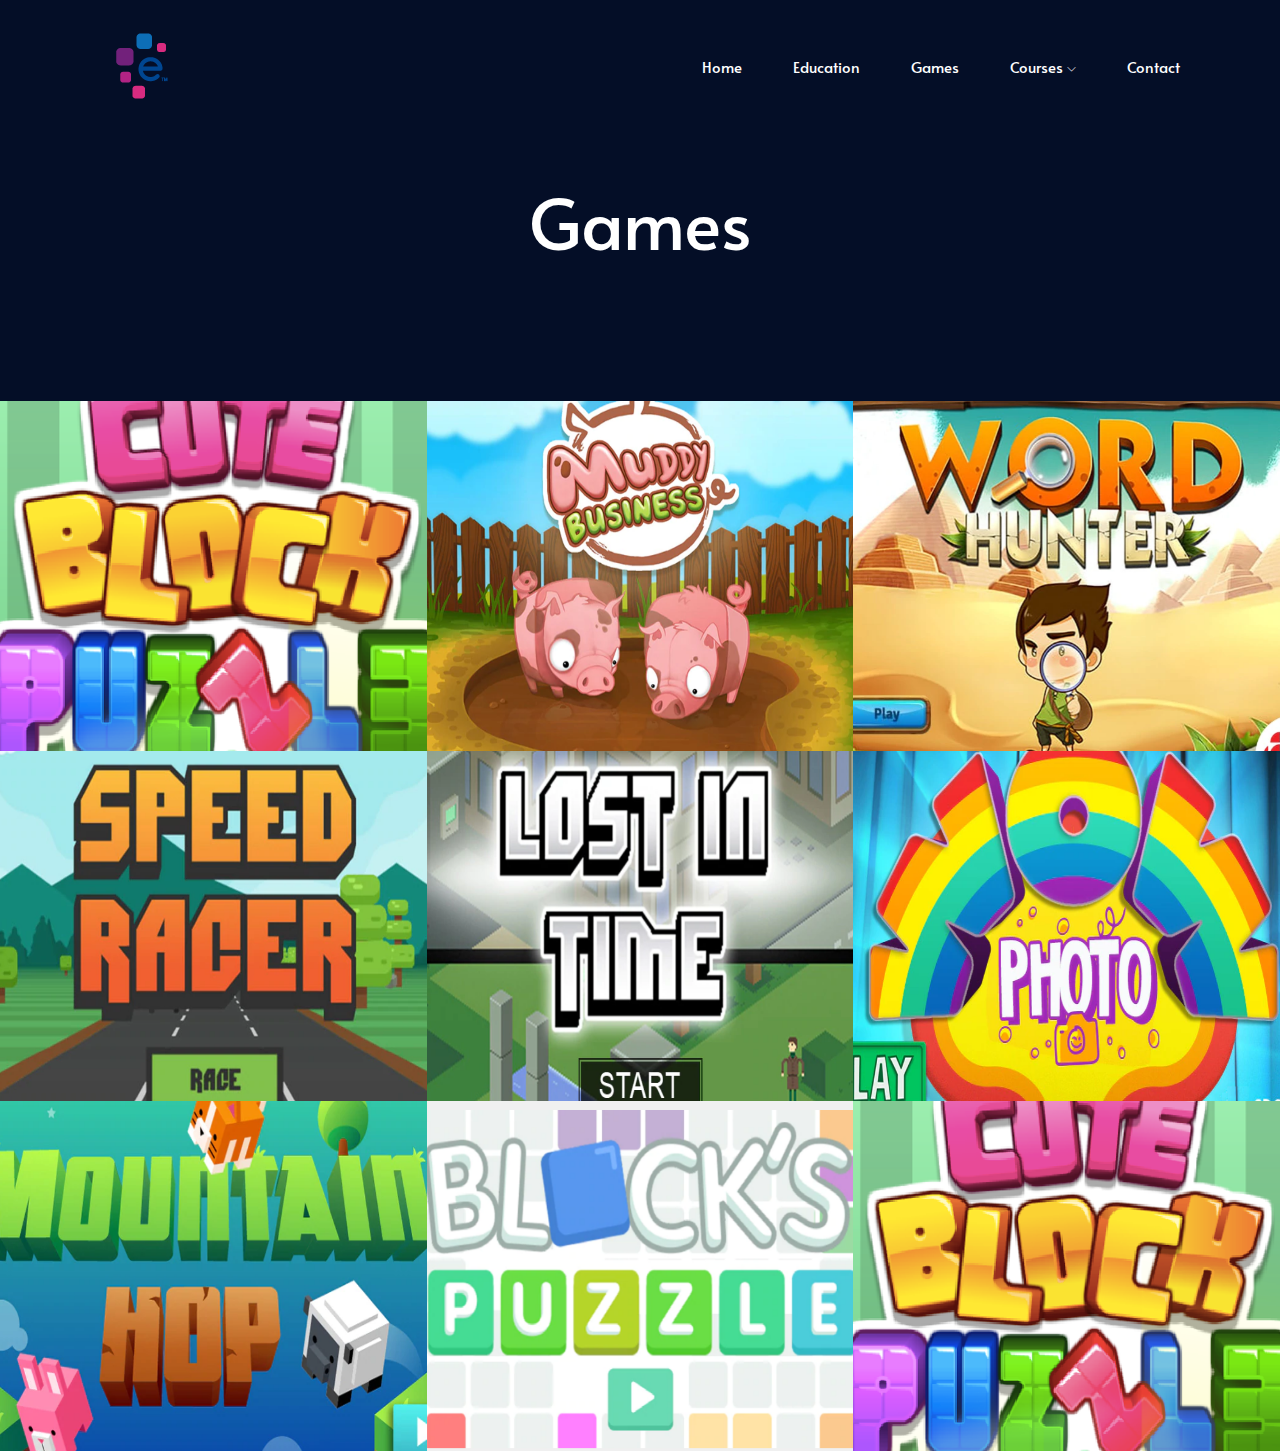
<file: games.html>
<!doctype html>
<html class="no-js" lang="zxx">

<head>
    <meta charset="utf-8">
    <meta http-equiv="x-ua-compatible" content="ie=edge">
    <title>Games</title>
    <meta name="description" content="">
    <meta name="viewport" content="width=device-width, initial-scale=1">

    <!-- <link rel="manifest" href="site.webmanifest"> -->
    <!-- Place favicon.ico in the root directory -->

    <!-- CSS here -->
    <link rel="stylesheet" href="css/bootstrap.min.css">
    <link rel="stylesheet" href="css/owl.carousel.min.css">
    <link rel="stylesheet" href="css/magnific-popup.css">
    <link rel="stylesheet" href="css/font-awesome.min.css">
    <link rel="stylesheet" href="css/themify-icons.css">
    <link rel="stylesheet" href="css/nice-select.css">
    <link rel="stylesheet" href="css/flaticon.css">
    <link rel="stylesheet" href="css/gijgo.css">
    <link rel="stylesheet" href="css/animate.min.css">
    <link rel="stylesheet" href="css/slick.css">
    <link rel="stylesheet" href="css/slicknav.css">
    <link rel="stylesheet" href="css/style.css">
    <!-- <link rel="stylesheet" href="css/responsive.css"> -->
</head>

<body>
    <!--[if lte IE 9]>
            <p class="browserupgrade">You are using an <strong>outdated</strong> browser. Please <a href="https://browsehappy.com/">upgrade your browser</a> to improve your experience and security.</p>
        <![endif]-->

    <!-- header-start -->
    <header>
        <div class="header-area ">
            <div id="sticky-header" class="main-header-area">
                <div class="container-fluid">
                    <div class="row align-items-center">
                        <div class="col-xl-3 col-lg-2">
                            <div class="logo">
                                <a href="index.html">
                                    <img src="img/experian.png" alt="">
                                </a>
                            </div>
                        </div>
                        <div class="col-xl-9 col-lg-10">
                            <div class="main-menu  d-none d-lg-block text-right">
                                <nav>
                                    <ul id="navigation">
                                        <li><a class="active" href="index.html">home</a></li>
                                        <li><a href="about.html">Education</a></li>
                                        
                                        <li><a href="games.html">Games</a></li>
                                        <li>
                                            <a href="#">Courses <i class="ti-angle-down"></i></a>
                                            <ul class="submenu">
                                                <li><a href="credit.html">Intro To Credit</a></li>
                                                <li><a href="saving_options.html">Saving Options</a></li>
                                                <li><a href="credit_score.html">Maintain Your Credit Score</a></li>
                                            </ul>
                                        </li>
                                        <li><a href="contact.html">Contact</a></li>
                                    </ul>
                                </nav>
                            </div>
                        </div>
                        <div class="col-12">
                            <div class="mobile_menu d-block d-lg-none"></div>
                        </div>
                    </div>

                </div>
            </div>
        </div>
    </header>
    <!-- header-end -->

    <!-- bradcam_area  -->
    <div class="bradcam_area">
        <div class="container">
            <div class="row">
                <div class="col-xl-12">
                    <div class="bradcam_text text-center">
                        <h3>Games</h3>
                    </div>
                </div>
            </div>
        </div>
    </div>
    <!-- /bradcam_area  -->


    <div class="portfolio_area">
        <!-- <div class="container-fluid p-0"> -->
            <div class="portfolio_wrap">
                <div class=" single_gallery small_width">
                    <div class="thumb">
                        <img src="img/games/gameOne.png" alt="">
                    </div>
                    <div class="gallery_hover">
                        <div class="hover_inner">
                            <span>Play</span>
                                <a href="work_details.html"> <h3>Ubar Mobile App</h3></a>
                        </div>
                    </div>
                </div>
                <div class="single_gallery small_width">
                    <div class="thumb">
                        <img src="img/games/gameThree.png" alt="">
                    </div>
                    <div class="gallery_hover">
                            <div class="hover_inner">
                                    <span>Play</span>
                                    <a href="work_details.html"> <h3>Muddy Business</h3></a>
                            </div>
                        </div>
                </div>
                <div class="single_gallery large_width">
                    <div class="thumb">
                        <img src="img/games/gameEight.png" alt="">
                    </div>
                    <div class="gallery_hover">
                            <div class="hover_inner">
                                    <span>Play</span>
                                    <a href="work_details.html"> <h3>Word Hunter</h3></a>
                            </div>
                        </div>
                </div>
                <div class=" single_gallery">
                    <div class="thumb">
                        <img src="img/games/gameFour.png" alt="">
                    </div>
                    <div class="gallery_hover">
                            <div class="hover_inner">
                                    <span>Play</span>
                                    <a href="work_details.html"> <h3>Speed Racer</h3></a>
                            </div>
                        </div>
                </div>
                <div class="single_gallery 
                ">
                    <div class="thumb">
                        <img src="img/games/gameSeven.png" alt="">
                    </div>
                    <div class="gallery_hover">
                            <div class="hover_inner">
                                    <span>Play</span>
                                    <a href="work_details.html"> <h3>Lost in Time</h3></a>
                            </div>
                        </div>
                </div>
                <div class=" single_gallery ">
                    <div class="thumb">
                        <img src="img/games/gameFive.png" alt="">
                    </div>
                    <div class="gallery_hover">
                            <div class="hover_inner">
                                    <span>Play</span>
                                    <a href="work_details.html"> <h3>WOW Photo</h3></a>
                            </div>
                        </div>
                </div>
                <div class="single_gallery">
                    <div class="thumb">
                        <img src="img/games/gameSix.png" alt="">
                    </div>
                    <div class="gallery_hover">
                            <div class="hover_inner">
                                    <span>Play</span>
                                    <a href="work_details.html"> <h3>Mountain Hop</h3></a>
                            </div>
                        </div>
                </div>
                <div class=" single_gallery small_width">
                    <div class="thumb">
                        <img src="img/games/gameTwo.png" alt="">
                    </div>
                    <div class="gallery_hover">
                            <div class="hover_inner">
                                    <span>Play</span>
                                    <a href="work_details.html"> <h3>Block's Puzzle</h3></a>
                            </div>
                        </div>
                </div>
                <div class=" single_gallery">
                    <div class="thumb">
                        <img src="img/games/gameOne.png" alt="">
                    </div>
                    <div class="gallery_hover">
                            <div class="hover_inner">
                                    <span>Play</span>
                                    <a href="work_details.html"> <h3>Cute Block Puzzle</h3></a>
                            </div>
                        </div>
                </div>
            </div>
    </div>

    <!-- JS here -->
    <script src="js/vendor/modernizr-3.5.0.min.js"></script>
    <script src="js/vendor/jquery-1.12.4.min.js"></script>
    <script src="js/popper.min.js"></script>
    <script src="js/bootstrap.min.js"></script>
    <script src="js/owl.carousel.min.js"></script>
    <script src="js/isotope.pkgd.min.js"></script>
    <script src="js/ajax-form.js"></script>
    <script src="js/waypoints.min.js"></script>
    <script src="js/jquery.counterup.min.js"></script>
    <script src="js/imagesloaded.pkgd.min.js"></script>
    <script src="js/scrollIt.js"></script>
    <script src="js/jquery.scrollUp.min.js"></script>
    <script src="js/wow.min.js"></script>
    <script src="js/nice-select.min.js"></script>
    <script src="js/jquery.slicknav.min.js"></script>
    <script src="js/jquery.magnific-popup.min.js"></script>
    <script src="js/plugins.js"></script>
    <script src="js/gijgo.min.js"></script>

    <!--contact js-->
    <script src="js/contact.js"></script>
    <script src="js/jquery.ajaxchimp.min.js"></script>
    <script src="js/jquery.form.js"></script>
    <script src="js/jquery.validate.min.js"></script>
    <script src="js/mail-script.js"></script>

    <script src="js/main.js"></script>
</body>

</html>
</file>
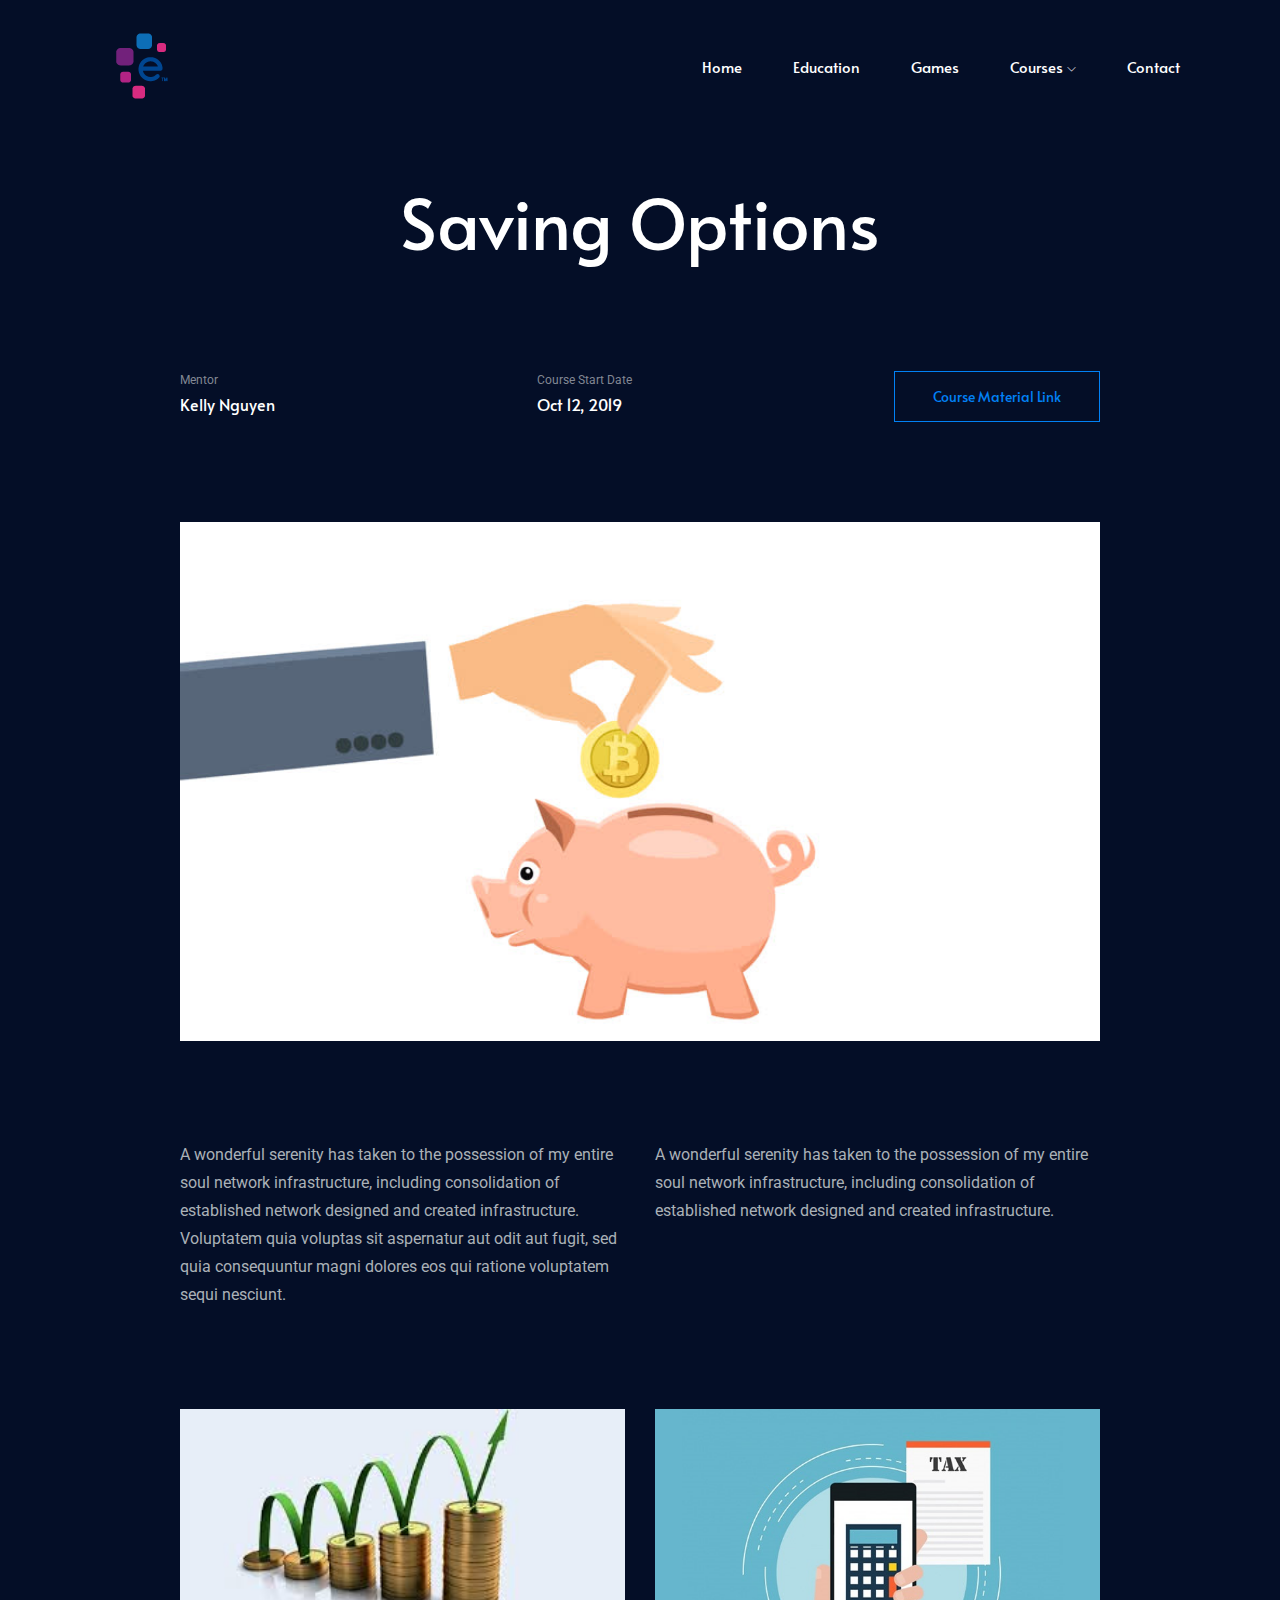
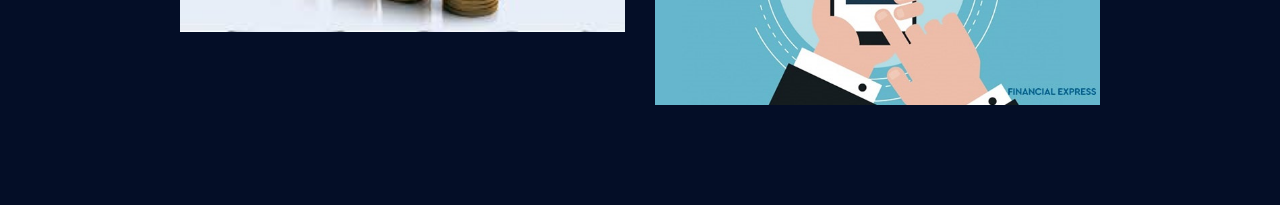
<file: saving_options.html>
<!doctype html>
<html class="no-js" lang="zxx">

<head>
    <meta charset="utf-8">
    <meta http-equiv="x-ua-compatible" content="ie=edge">
    <title>Courses: Saving Options</title>
    <meta name="description" content="">
    <meta name="viewport" content="width=device-width, initial-scale=1">

    <!-- <link rel="manifest" href="site.webmanifest"> -->
    <!-- Place favicon.ico in the root directory -->

    <!-- CSS here -->
    <link rel="stylesheet" href="css/bootstrap.min.css">
    <link rel="stylesheet" href="css/owl.carousel.min.css">
    <link rel="stylesheet" href="css/magnific-popup.css">
    <link rel="stylesheet" href="css/font-awesome.min.css">
    <link rel="stylesheet" href="css/themify-icons.css">
    <link rel="stylesheet" href="css/nice-select.css">
    <link rel="stylesheet" href="css/flaticon.css">
    <link rel="stylesheet" href="css/gijgo.css">
    <link rel="stylesheet" href="css/animate.min.css">
    <link rel="stylesheet" href="css/slick.css">
    <link rel="stylesheet" href="css/slicknav.css">
    <link rel="stylesheet" href="css/style.css">
    <!-- <link rel="stylesheet" href="css/responsive.css"> -->
</head>

<body>
    <!--[if lte IE 9]>
            <p class="browserupgrade">You are using an <strong>outdated</strong> browser. Please <a href="https://browsehappy.com/">upgrade your browser</a> to improve your experience and security.</p>
        <![endif]-->

    <!-- header-start -->
    <header>
        <div class="header-area ">
            <div id="sticky-header" class="main-header-area">
                <div class="container-fluid">
                    <div class="row align-items-center">
                        <div class="col-xl-3 col-lg-2">
                            <div class="logo">
                                <a href="index.html">
                                    <img src="img/experian.png" alt="">
                                </a>
                            </div>
                        </div>
                        <div class="col-xl-9 col-lg-10">
                            <div class="main-menu  d-none d-lg-block text-right">
                                <nav>
                                    <ul id="navigation">
                                        <li><a class="active" href="index.html">home</a></li>
                                        <li><a href="about.html">Education</a></li>
                                        
                                        <li><a href="games.html">Games </a></li>

                                        <li>
                                            <a href="games.html">Courses <i class="ti-angle-down"></i></a>
                                            <ul class="submenu">
                                                <li><a href="credit.html">Intro To Credit</a></li>
                                                <li><a href="saving_options.html">Saving Options</a></li>
                                                <li><a href="credit_score.html">Maintain Your Credit Score</a></li>
                                            </ul>
                                        </li>
                                        <li><a href="contact.html">Contact</a></li>
                                    </ul>
                                </nav>
                            </div>
                        </div>
                        <div class="col-12">
                            <div class="mobile_menu d-block d-lg-none"></div>
                        </div>
                    </div>

                </div>
            </div>
        </div>
    </header>
    <!-- header-end -->

    <!-- bradcam_area  -->
    <div class="bradcam_area">
        <div class="container">
            <div class="row">
                <div class="col-xl-12">
                    <div class="bradcam_text text-center">
                        <h3>Saving Options</h3>
                    </div>
                </div>
            </div>
        </div>
    </div>
    <!-- /bradcam_area  -->

    <div class="work_details_area">
        <div class="container">
            <div class="row justify-content-center">
                <div class="col-lg-10">
                    <div class="details_catagory_wrap">
                        <div class="single_catagory">
                            <span>Mentor</span>
                            <h4>Kelly Nguyen</h4>
                        </div>
                        <div class="single_catagory">
                            <span>Course Start Date</span>
                            <h4>Oct 12, 2019</h4>
                        </div>
                        <div class="single_catagory">
                            <a class="boxed-btn3 porject_btn" href="#">Course Material Link</a>
                        </div>
                    </div>
                    <div class="banner">
                        <img src="img/piggy.jpg" alt="">
                    </div>
                    <div class="details_info">
                        <div class="row">
                            <div class="col-lg-6">
                                <div class="info">
                                    <p>A wonderful serenity has taken to the possession of my entire soul network infrastructure, including consolidation of established network designed and created infrastructure. Voluptatem quia voluptas sit aspernatur aut odit aut fugit, sed quia consequuntur magni dolores eos qui ratione voluptatem sequi nesciunt.</p>
                                </div>
                            </div>
                            <div class="col-lg-6">
                                <div class="info">
                                    <p>A wonderful serenity has taken to the possession of my entire soul network infrastructure, including consolidation of established network designed and created infrastructure.</p>
                                </div>
                            </div>
                        </div>
                    </div>
                    <div class="details_single_img">
                        <div class="row">
                            <div class="col-lg-6 col-md-6">
                                <div class="thumb">
                                    <img src="img/coin.jpg" alt="">
                                </div>
                            </div>
                            <div class="col-lg-6 col-md-6">
                                <div class="thumb">
                                    <img src="img/tax.jpg" alt="">
                                </div>
                            </div>
                        </div>
                    </div>
                </div>
            </div>
        </div>
    </div>

    <!-- JS here -->
    <script src="js/vendor/modernizr-3.5.0.min.js"></script>
    <script src="js/vendor/jquery-1.12.4.min.js"></script>
    <script src="js/popper.min.js"></script>
    <script src="js/bootstrap.min.js"></script>
    <script src="js/owl.carousel.min.js"></script>
    <script src="js/isotope.pkgd.min.js"></script>
    <script src="js/ajax-form.js"></script>
    <script src="js/waypoints.min.js"></script>
    <script src="js/jquery.counterup.min.js"></script>
    <script src="js/imagesloaded.pkgd.min.js"></script>
    <script src="js/scrollIt.js"></script>
    <script src="js/jquery.scrollUp.min.js"></script>
    <script src="js/wow.min.js"></script>
    <script src="js/nice-select.min.js"></script>
    <script src="js/jquery.slicknav.min.js"></script>
    <script src="js/jquery.magnific-popup.min.js"></script>
    <script src="js/plugins.js"></script>
    <script src="js/gijgo.min.js"></script>

    <!--contact js-->
    <script src="js/contact.js"></script>
    <script src="js/jquery.ajaxchimp.min.js"></script>
    <script src="js/jquery.form.js"></script>
    <script src="js/jquery.validate.min.js"></script>
    <script src="js/mail-script.js"></script>

    <script src="js/main.js"></script>
</body>

</html>
</file>
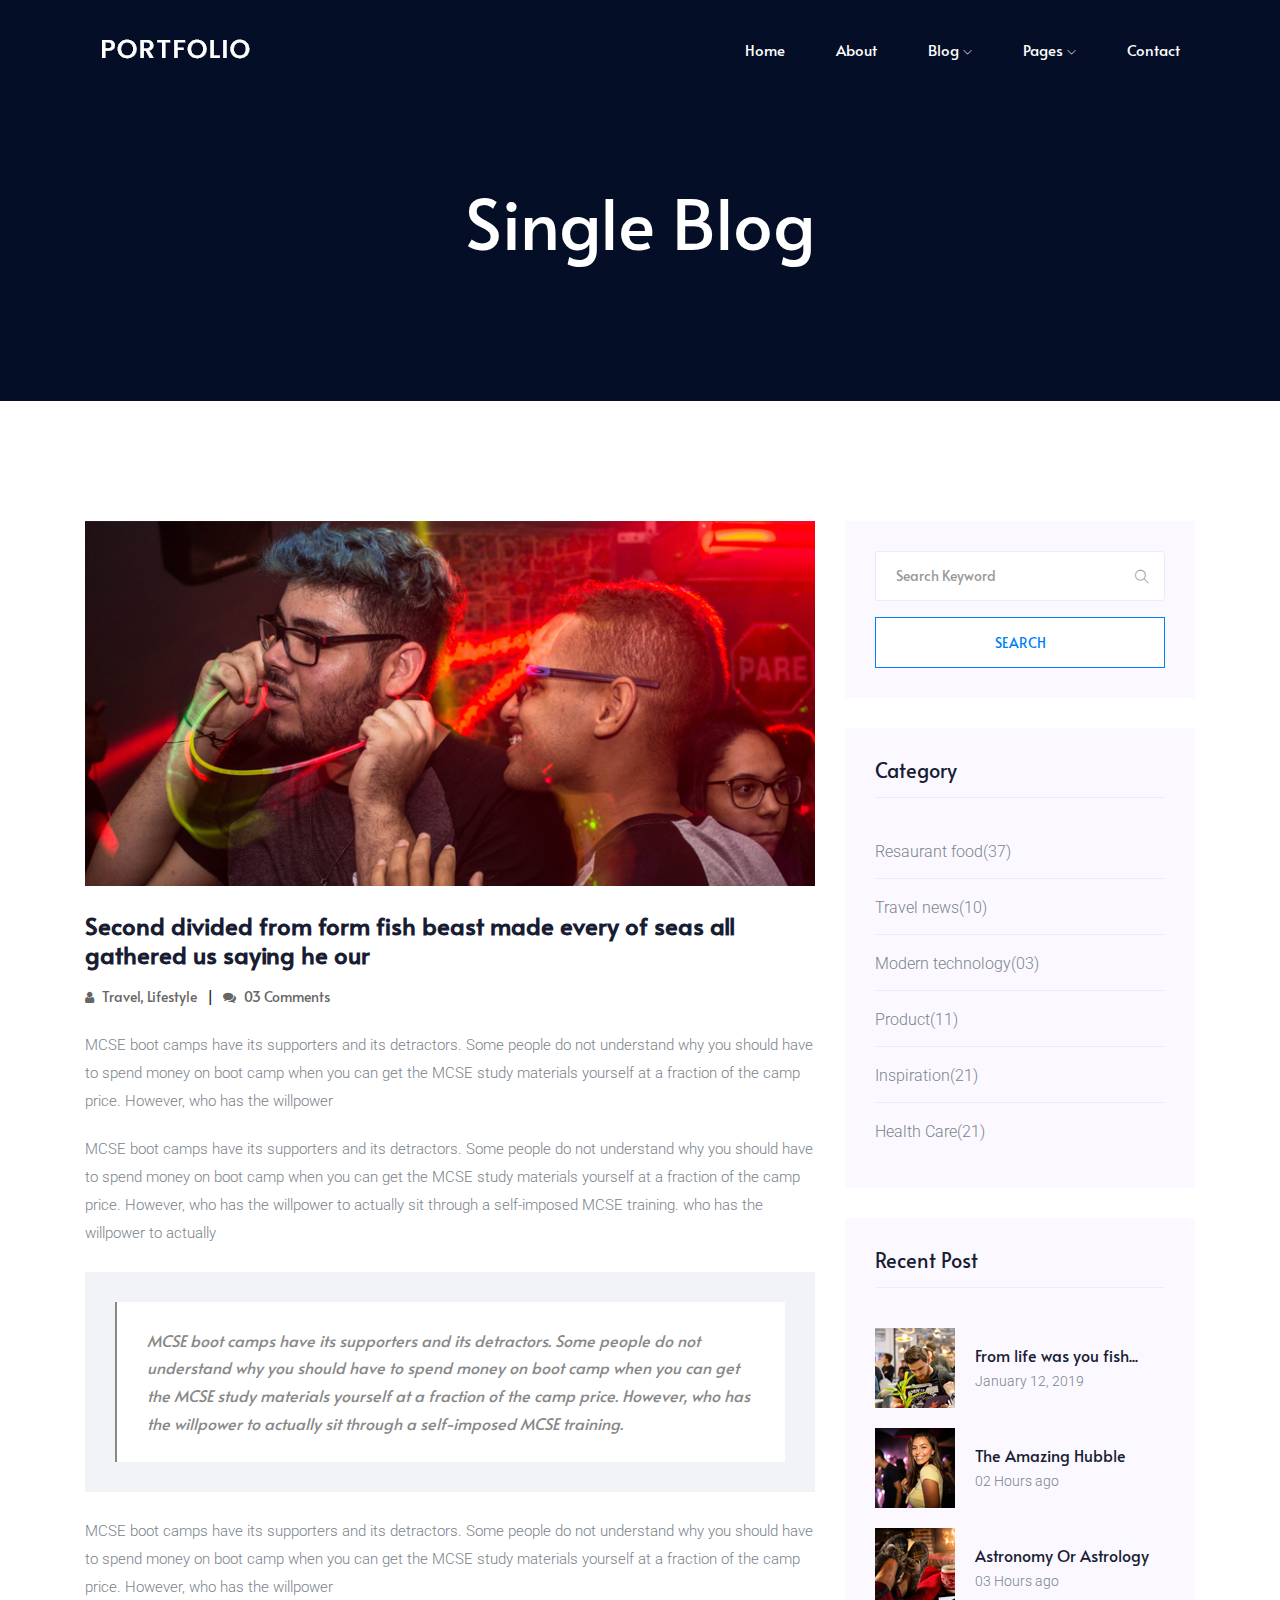
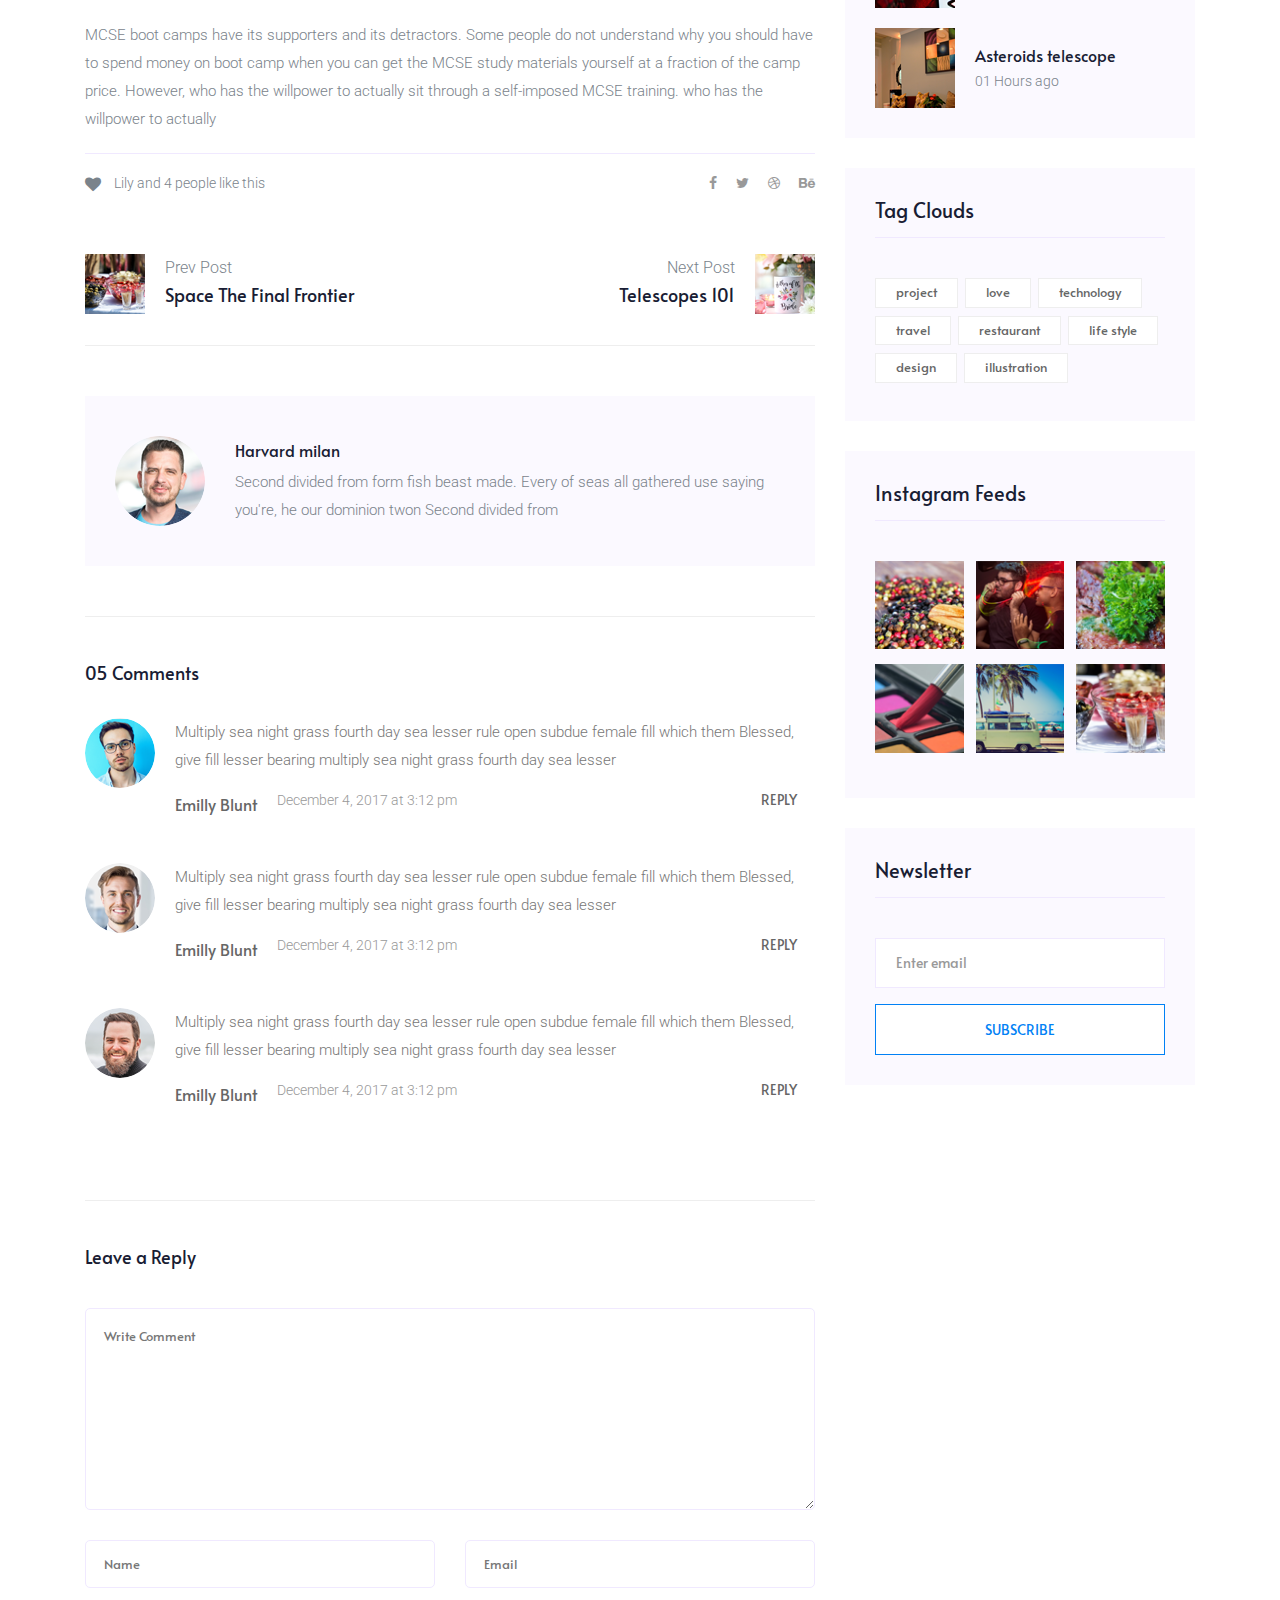
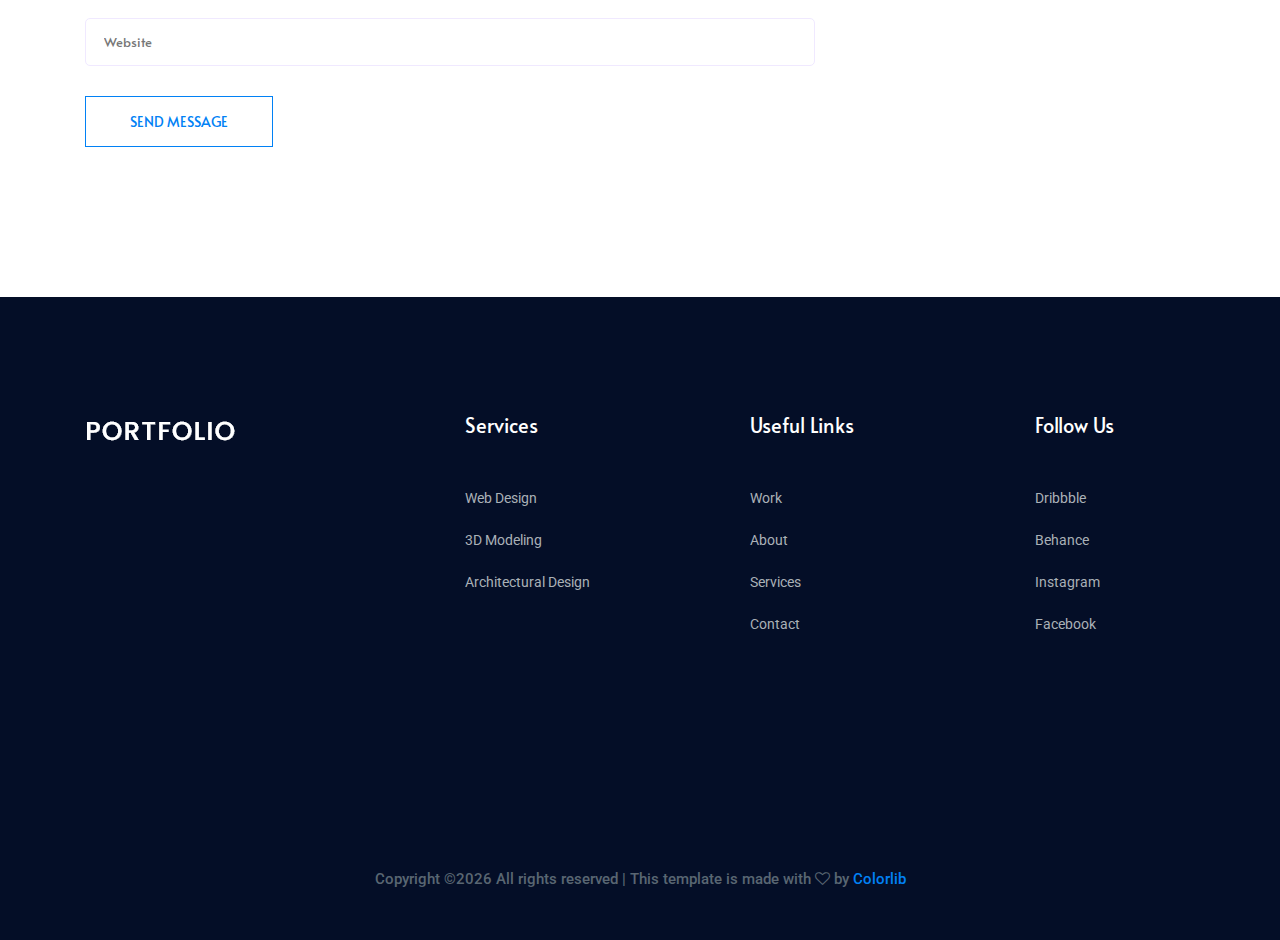
<file: single-blog.html>
<!doctype html>
<html class="no-js" lang="zxx">

<head>
   <meta charset="utf-8">
   <meta http-equiv="x-ua-compatible" content="ie=edge">
   <title>portfolio</title>
   <meta name="description" content="">
   <meta name="viewport" content="width=device-width, initial-scale=1">

   <!-- <link rel="manifest" href="site.webmanifest"> -->
   <!-- Place favicon.ico in the root directory -->

   <!-- CSS here -->
   <link rel="stylesheet" href="css/bootstrap.min.css">
   <link rel="stylesheet" href="css/owl.carousel.min.css">
   <link rel="stylesheet" href="css/magnific-popup.css">
   <link rel="stylesheet" href="css/font-awesome.min.css">
   <link rel="stylesheet" href="css/themify-icons.css">
   <link rel="stylesheet" href="css/nice-select.css">
   <link rel="stylesheet" href="css/flaticon.css">
   <link rel="stylesheet" href="css/gijgo.css">
   <link rel="stylesheet" href="css/animate.min.css">
   <link rel="stylesheet" href="css/slicknav.css">
   <link rel="stylesheet" href="css/style.css">
   <!-- <link rel="stylesheet" href="css/responsive.css"> -->
</head>

<body>
   <!--[if lte IE 9]>
            <p class="browserupgrade">You are using an <strong>outdated</strong> browser. Please <a href="https://browsehappy.com/">upgrade your browser</a> to improve your experience and security.</p>
        <![endif]-->
    <!-- header-start -->
    <header>
      <div class="header-area ">
          <div id="sticky-header" class="main-header-area">
              <div class="container-fluid">
                  <div class="row align-items-center">
                      <div class="col-xl-3 col-lg-2">
                          <div class="logo">
                              <a href="index.html">
                                  <img src="img/logo.png" alt="">
                              </a>
                          </div>
                      </div>
                      <div class="col-xl-9 col-lg-10">
                          <div class="main-menu  d-none d-lg-block text-right">
                              <nav>
                                  <ul id="navigation">
                                      <li><a class="active" href="index.html">home</a></li>
                                      <li><a href="about.html">About</a></li>
                                      
                                      <li><a href="#">blog <i class="ti-angle-down"></i></a>
                                          <ul class="submenu">
                                              <li><a href="blog.html">blog</a></li>
                                              <li><a href="single-blog.html">single-blog</a></li>
                                          </ul>
                                      </li>
                                      <li><a href="#">pages <i class="ti-angle-down"></i></a>
                                          <ul class="submenu">
                                                  <li><a href="portfolio-work.html">Portfolio work</a></li>
                                               <li><a href="work_details.html">work details</a></li>
                                               <li><a href="services.html">Services</a></li>
                                               <li><a href="elements.html">elements</a></li>
                                          </ul>
                                      </li>
                                      <li><a href="contact.html">Contact</a></li>
                                  </ul>
                              </nav>
                          </div>
                      </div>
                      <div class="col-12">
                          <div class="mobile_menu d-block d-lg-none"></div>
                      </div>
                  </div>

              </div>
          </div>
      </div>
  </header>
  <!-- header-end -->
 
     <!-- bradcam_area  -->
     <div class="bradcam_area bradcam_bg_1">
         <div class="container">
             <div class="row">
                 <div class="col-xl-12">
                     <div class="bradcam_text text-center">
                         <h3>Single Blog</h3>
                     </div>
                 </div>
             </div>
         </div>
     </div>
     <!-- /bradcam_area  -->

   <!--================Blog Area =================-->
   <section class="blog_area single-post-area section-padding">
      <div class="container">
         <div class="row">
            <div class="col-lg-8 posts-list">
               <div class="single-post">
                  <div class="feature-img">
                     <img class="img-fluid" src="img/blog/single_blog_1.png" alt="">
                  </div>
                  <div class="blog_details">
                     <h2>Second divided from form fish beast made every of seas
                        all gathered us saying he our
                     </h2>
                     <ul class="blog-info-link mt-3 mb-4">
                        <li><a href="#"><i class="fa fa-user"></i> Travel, Lifestyle</a></li>
                        <li><a href="#"><i class="fa fa-comments"></i> 03 Comments</a></li>
                     </ul>
                     <p class="excert">
                        MCSE boot camps have its supporters and its detractors. Some people do not understand why you
                        should have to spend money on boot camp when you can get the MCSE study materials yourself at a
                        fraction of the camp price. However, who has the willpower
                     </p>
                     <p>
                        MCSE boot camps have its supporters and its detractors. Some people do not understand why you
                        should have to spend money on boot camp when you can get the MCSE study materials yourself at a
                        fraction of the camp price. However, who has the willpower to actually sit through a
                        self-imposed MCSE training. who has the willpower to actually
                     </p>
                     <div class="quote-wrapper">
                        <div class="quotes">
                           MCSE boot camps have its supporters and its detractors. Some people do not understand why you
                           should have to spend money on boot camp when you can get the MCSE study materials yourself at
                           a fraction of the camp price. However, who has the willpower to actually sit through a
                           self-imposed MCSE training.
                        </div>
                     </div>
                     <p>
                        MCSE boot camps have its supporters and its detractors. Some people do not understand why you
                        should have to spend money on boot camp when you can get the MCSE study materials yourself at a
                        fraction of the camp price. However, who has the willpower
                     </p>
                     <p>
                        MCSE boot camps have its supporters and its detractors. Some people do not understand why you
                        should have to spend money on boot camp when you can get the MCSE study materials yourself at a
                        fraction of the camp price. However, who has the willpower to actually sit through a
                        self-imposed MCSE training. who has the willpower to actually
                     </p>
                  </div>
               </div>
               <div class="navigation-top">
                  <div class="d-sm-flex justify-content-between text-center">
                     <p class="like-info"><span class="align-middle"><i class="fa fa-heart"></i></span> Lily and 4
                        people like this</p>
                     <div class="col-sm-4 text-center my-2 my-sm-0">
                        <!-- <p class="comment-count"><span class="align-middle"><i class="fa fa-comment"></i></span> 06 Comments</p> -->
                     </div>
                     <ul class="social-icons">
                        <li><a href="#"><i class="fa fa-facebook-f"></i></a></li>
                        <li><a href="#"><i class="fa fa-twitter"></i></a></li>
                        <li><a href="#"><i class="fa fa-dribbble"></i></a></li>
                        <li><a href="#"><i class="fa fa-behance"></i></a></li>
                     </ul>
                  </div>
                  <div class="navigation-area">
                     <div class="row">
                        <div
                           class="col-lg-6 col-md-6 col-12 nav-left flex-row d-flex justify-content-start align-items-center">
                           <div class="thumb">
                              <a href="#">
                                 <img class="img-fluid" src="img/post/preview.png" alt="">
                              </a>
                           </div>
                           <div class="arrow">
                              <a href="#">
                                 <span class="lnr text-white ti-arrow-left"></span>
                              </a>
                           </div>
                           <div class="detials">
                              <p>Prev Post</p>
                              <a href="#">
                                 <h4>Space The Final Frontier</h4>
                              </a>
                           </div>
                        </div>
                        <div
                           class="col-lg-6 col-md-6 col-12 nav-right flex-row d-flex justify-content-end align-items-center">
                           <div class="detials">
                              <p>Next Post</p>
                              <a href="#">
                                 <h4>Telescopes 101</h4>
                              </a>
                           </div>
                           <div class="arrow">
                              <a href="#">
                                 <span class="lnr text-white ti-arrow-right"></span>
                              </a>
                           </div>
                           <div class="thumb">
                              <a href="#">
                                 <img class="img-fluid" src="img/post/next.png" alt="">
                              </a>
                           </div>
                        </div>
                     </div>
                  </div>
               </div>
               <div class="blog-author">
                  <div class="media align-items-center">
                     <img src="img/blog/author.png" alt="">
                     <div class="media-body">
                        <a href="#">
                           <h4>Harvard milan</h4>
                        </a>
                        <p>Second divided from form fish beast made. Every of seas all gathered use saying you're, he
                           our dominion twon Second divided from</p>
                     </div>
                  </div>
               </div>
               <div class="comments-area">
                  <h4>05 Comments</h4>
                  <div class="comment-list">
                     <div class="single-comment justify-content-between d-flex">
                        <div class="user justify-content-between d-flex">
                           <div class="thumb">
                              <img src="img/comment/comment_1.png" alt="">
                           </div>
                           <div class="desc">
                              <p class="comment">
                                 Multiply sea night grass fourth day sea lesser rule open subdue female fill which them
                                 Blessed, give fill lesser bearing multiply sea night grass fourth day sea lesser
                              </p>
                              <div class="d-flex justify-content-between">
                                 <div class="d-flex align-items-center">
                                    <h5>
                                       <a href="#">Emilly Blunt</a>
                                    </h5>
                                    <p class="date">December 4, 2017 at 3:12 pm </p>
                                 </div>
                                 <div class="reply-btn">
                                    <a href="#" class="btn-reply text-uppercase">reply</a>
                                 </div>
                              </div>
                           </div>
                        </div>
                     </div>
                  </div>
                  <div class="comment-list">
                     <div class="single-comment justify-content-between d-flex">
                        <div class="user justify-content-between d-flex">
                           <div class="thumb">
                              <img src="img/comment/comment_2.png" alt="">
                           </div>
                           <div class="desc">
                              <p class="comment">
                                 Multiply sea night grass fourth day sea lesser rule open subdue female fill which them
                                 Blessed, give fill lesser bearing multiply sea night grass fourth day sea lesser
                              </p>
                              <div class="d-flex justify-content-between">
                                 <div class="d-flex align-items-center">
                                    <h5>
                                       <a href="#">Emilly Blunt</a>
                                    </h5>
                                    <p class="date">December 4, 2017 at 3:12 pm </p>
                                 </div>
                                 <div class="reply-btn">
                                    <a href="#" class="btn-reply text-uppercase">reply</a>
                                 </div>
                              </div>
                           </div>
                        </div>
                     </div>
                  </div>
                  <div class="comment-list">
                     <div class="single-comment justify-content-between d-flex">
                        <div class="user justify-content-between d-flex">
                           <div class="thumb">
                              <img src="img/comment/comment_3.png" alt="">
                           </div>
                           <div class="desc">
                              <p class="comment">
                                 Multiply sea night grass fourth day sea lesser rule open subdue female fill which them
                                 Blessed, give fill lesser bearing multiply sea night grass fourth day sea lesser
                              </p>
                              <div class="d-flex justify-content-between">
                                 <div class="d-flex align-items-center">
                                    <h5>
                                       <a href="#">Emilly Blunt</a>
                                    </h5>
                                    <p class="date">December 4, 2017 at 3:12 pm </p>
                                 </div>
                                 <div class="reply-btn">
                                    <a href="#" class="btn-reply text-uppercase">reply</a>
                                 </div>
                              </div>
                           </div>
                        </div>
                     </div>
                  </div>
               </div>
               <div class="comment-form">
                  <h4>Leave a Reply</h4>
                  <form class="form-contact comment_form" action="#" id="commentForm">
                     <div class="row">
                        <div class="col-12">
                           <div class="form-group">
                              <textarea class="form-control w-100" name="comment" id="comment" cols="30" rows="9"
                                 placeholder="Write Comment"></textarea>
                           </div>
                        </div>
                        <div class="col-sm-6">
                           <div class="form-group">
                              <input class="form-control" name="name" id="name" type="text" placeholder="Name">
                           </div>
                        </div>
                        <div class="col-sm-6">
                           <div class="form-group">
                              <input class="form-control" name="email" id="email" type="email" placeholder="Email">
                           </div>
                        </div>
                        <div class="col-12">
                           <div class="form-group">
                              <input class="form-control" name="website" id="website" type="text" placeholder="Website">
                           </div>
                        </div>
                     </div>
                     <div class="form-group">
                        <button type="submit" class="button button-contactForm btn_1 boxed-btn">Send Message</button>
                     </div>
                  </form>
               </div>
            </div>
            <div class="col-lg-4">
               <div class="blog_right_sidebar">
                  <aside class="single_sidebar_widget search_widget">
                     <form action="#">
                        <div class="form-group">
                           <div class="input-group mb-3">
                              <input type="text" class="form-control" placeholder='Search Keyword'
                                 onfocus="this.placeholder = ''" onblur="this.placeholder = 'Search Keyword'">
                              <div class="input-group-append">
                                 <button class="btn" type="button"><i class="ti-search"></i></button>
                              </div>
                           </div>
                        </div>
                        <button class="button rounded-0 primary-bg text-white w-100 btn_1 boxed-btn"
                           type="submit">Search</button>
                     </form>
                  </aside>
                  <aside class="single_sidebar_widget post_category_widget">
                     <h4 class="widget_title">Category</h4>
                     <ul class="list cat-list">
                        <li>
                           <a href="#" class="d-flex">
                              <p>Resaurant food</p>
                              <p>(37)</p>
                           </a>
                        </li>
                        <li>
                           <a href="#" class="d-flex">
                              <p>Travel news</p>
                              <p>(10)</p>
                           </a>
                        </li>
                        <li>
                           <a href="#" class="d-flex">
                              <p>Modern technology</p>
                              <p>(03)</p>
                           </a>
                        </li>
                        <li>
                           <a href="#" class="d-flex">
                              <p>Product</p>
                              <p>(11)</p>
                           </a>
                        </li>
                        <li>
                           <a href="#" class="d-flex">
                              <p>Inspiration</p>
                              <p>(21)</p>
                           </a>
                        </li>
                        <li>
                           <a href="#" class="d-flex">
                              <p>Health Care</p>
                              <p>(21)</p>
                           </a>
                        </li>
                     </ul>
                  </aside>
                  <aside class="single_sidebar_widget popular_post_widget">
                     <h3 class="widget_title">Recent Post</h3>
                     <div class="media post_item">
                        <img src="img/post/post_1.png" alt="post">
                        <div class="media-body">
                           <a href="single-blog.html">
                              <h3>From life was you fish...</h3>
                           </a>
                           <p>January 12, 2019</p>
                        </div>
                     </div>
                     <div class="media post_item">
                        <img src="img/post/post_2.png" alt="post">
                        <div class="media-body">
                           <a href="single-blog.html">
                              <h3>The Amazing Hubble</h3>
                           </a>
                           <p>02 Hours ago</p>
                        </div>
                     </div>
                     <div class="media post_item">
                        <img src="img/post/post_3.png" alt="post">
                        <div class="media-body">
                           <a href="single-blog.html">
                              <h3>Astronomy Or Astrology</h3>
                           </a>
                           <p>03 Hours ago</p>
                        </div>
                     </div>
                     <div class="media post_item">
                        <img src="img/post/post_4.png" alt="post">
                        <div class="media-body">
                           <a href="single-blog.html">
                              <h3>Asteroids telescope</h3>
                           </a>
                           <p>01 Hours ago</p>
                        </div>
                     </div>
                  </aside>
                  <aside class="single_sidebar_widget tag_cloud_widget">
                     <h4 class="widget_title">Tag Clouds</h4>
                     <ul class="list">
                        <li>
                           <a href="#">project</a>
                        </li>
                        <li>
                           <a href="#">love</a>
                        </li>
                        <li>
                           <a href="#">technology</a>
                        </li>
                        <li>
                           <a href="#">travel</a>
                        </li>
                        <li>
                           <a href="#">restaurant</a>
                        </li>
                        <li>
                           <a href="#">life style</a>
                        </li>
                        <li>
                           <a href="#">design</a>
                        </li>
                        <li>
                           <a href="#">illustration</a>
                        </li>
                     </ul>
                  </aside>
                  <aside class="single_sidebar_widget instagram_feeds">
                     <h4 class="widget_title">Instagram Feeds</h4>
                     <ul class="instagram_row flex-wrap">
                        <li>
                           <a href="#">
                              <img class="img-fluid" src="img/post/post_5.png" alt="">
                           </a>
                        </li>
                        <li>
                           <a href="#">
                              <img class="img-fluid" src="img/post/post_6.png" alt="">
                           </a>
                        </li>
                        <li>
                           <a href="#">
                              <img class="img-fluid" src="img/post/post_7.png" alt="">
                           </a>
                        </li>
                        <li>
                           <a href="#">
                              <img class="img-fluid" src="img/post/post_8.png" alt="">
                           </a>
                        </li>
                        <li>
                           <a href="#">
                              <img class="img-fluid" src="img/post/post_9.png" alt="">
                           </a>
                        </li>
                        <li>
                           <a href="#">
                              <img class="img-fluid" src="img/post/post_10.png" alt="">
                           </a>
                        </li>
                     </ul>
                  </aside>
                  <aside class="single_sidebar_widget newsletter_widget">
                     <h4 class="widget_title">Newsletter</h4>
                     <form action="#">
                        <div class="form-group">
                           <input type="email" class="form-control" onfocus="this.placeholder = ''"
                              onblur="this.placeholder = 'Enter email'" placeholder='Enter email' required>
                        </div>
                        <button class="button rounded-0 primary-bg text-white w-100 btn_1 boxed-btn"
                           type="submit">Subscribe</button>
                     </form>
                  </aside>
               </div>
            </div>
         </div>
      </div>
   </section>
   <!--================ Blog Area end =================-->


    <!-- footer start -->
    <footer class="footer">
      <div class="footer_top">
          <div class="container">
              <div class="row">
                  <div class="col-xl-4 col-md-6 col-lg-4">
                      <div class="footer_widget">
                         <div class="logo_footer">
                             <a href="index.html">
                                 <img src="img/logo.png" alt="">
                             </a>
                         </div>

                      </div>
                  </div>
                  <div class="col-xl-3 col-md-6 col-lg-3">
                      <div class="footer_widget">
                          <h3 class="footer_title">
                                  Services
                          </h3>
                          <ul>
                              <li><a href="#">Web Design</a></li>
                              <li><a href="#">3D Modeling</a></li>
                              <li><a href="#">Architectural Design</a></li>
                          </ul>

                      </div>
                  </div>
                  <div class="col-xl-3 col-md-6 col-lg-3">
                      <div class="footer_widget">
                          <h3 class="footer_title">
                              Useful Links
                          </h3>
                          <ul>
                              <li><a href="#">Work</a></li>
                              <li><a href="#">About</a></li>
                              <li><a href="#">Services</a></li>
                              <li><a href="#">Contact</a></li>
                          </ul>
                      </div>
                  </div>
                  <div class="col-xl-2 col-md-6 col-lg-2">
                      <div class="footer_widget">
                          <h3 class="footer_title">
                                  Follow Us
                          </h3>
                          <ul>
                              <li><a href="#">Dribbble</a></li>
                              <li><a href="#">Behance</a></li>
                              <li><a href="#">Instagram</a></li>
                              <li><a href="#">Facebook</a></li>
                          </ul>
                      </div>
                  </div>
              </div>
          </div>
      </div>
      <div class="copy-right_text">
          <div class="container">
              <div class="row">
                  <div class="col-xl-12">
                      <p class="copy_right text-center">
                          <!-- Link back to Colorlib can't be removed. Template is licensed under CC BY 3.0. -->
Copyright &copy;<script>document.write(new Date().getFullYear());</script> All rights reserved | This template is made with <i class="fa fa-heart-o" aria-hidden="true"></i> by <a href="https://colorlib.com" target="_blank">Colorlib</a>
<!-- Link back to Colorlib can't be removed. Template is licensed under CC BY 3.0. -->
                      </p>
                  </div>
              </div>
          </div>
      </div>
  </footer>
<!--/ footer end  -->


   <!-- JS here -->
   <script src="js/vendor/modernizr-3.5.0.min.js"></script>
   <script src="js/vendor/jquery-1.12.4.min.js"></script>
   <script src="js/popper.min.js"></script>
   <script src="js/bootstrap.min.js"></script>
   <script src="js/owl.carousel.min.js"></script>
   <script src="js/isotope.pkgd.min.js"></script>
   <script src="js/ajax-form.js"></script>
   <script src="js/waypoints.min.js"></script>
   <script src="js/jquery.counterup.min.js"></script>
   <script src="js/imagesloaded.pkgd.min.js"></script>
   <script src="js/scrollIt.js"></script>
   <script src="js/jquery.scrollUp.min.js"></script>
   <script src="js/wow.min.js"></script>
   <script src="js/nice-select.min.js"></script>
   <script src="js/jquery.slicknav.min.js"></script>
   <script src="js/jquery.magnific-popup.min.js"></script>
   <script src="js/plugins.js"></script>
   <script src="js/gijgo.min.js"></script>

   <!--contact js-->
   <script src="js/contact.js"></script>
   <script src="js/jquery.ajaxchimp.min.js"></script>
   <script src="js/jquery.form.js"></script>
   <script src="js/jquery.validate.min.js"></script>
   <script src="js/mail-script.js"></script>

   <script src="js/main.js"></script>
</body>

</html>
</file>
<file: css/themify-icons.css>
@font-face {
	font-family: 'themify';
	src:url('../fonts/themify.eot?-fvbane');
	src:url('../fonts/themify.eot?#iefix-fvbane') format('embedded-opentype'),
		url('../fonts/themify.woff?-fvbane') format('woff'),
		url('../fonts/themify.ttf?-fvbane') format('truetype'),
		url('../fonts/themify.svg?-fvbane#themify') format('svg');
	font-weight: normal;
	font-style: normal;
}

[class^="ti-"], [class*=" ti-"] {
	font-family: 'themify';
	/* speak: none; */
	font-style: normal;
	font-weight: normal;
	font-variant: normal;
	text-transform: none;
	line-height: 1;

	/* Better Font Rendering =========== */
	-webkit-font-smoothing: antialiased;
	-moz-osx-font-smoothing: grayscale;
}

.ti-wand:before {
	content: "\e600";
}
.ti-volume:before {
	content: "\e601";
}
.ti-user:before {
	content: "\e602";
}
.ti-unlock:before {
	content: "\e603";
}
.ti-unlink:before {
	content: "\e604";
}
.ti-trash:before {
	content: "\e605";
}
.ti-thought:before {
	content: "\e606";
}
.ti-target:before {
	content: "\e607";
}
.ti-tag:before {
	content: "\e608";
}
.ti-tablet:before {
	content: "\e609";
}
.ti-star:before {
	content: "\e60a";
}
.ti-spray:before {
	content: "\e60b";
}
.ti-signal:before {
	content: "\e60c";
}
.ti-shopping-cart:before {
	content: "\e60d";
}
.ti-shopping-cart-full:before {
	content: "\e60e";
}
.ti-settings:before {
	content: "\e60f";
}
.ti-search:before {
	content: "\e610";
}
.ti-zoom-in:before {
	content: "\e611";
}
.ti-zoom-out:before {
	content: "\e612";
}
.ti-cut:before {
	content: "\e613";
}
.ti-ruler:before {
	content: "\e614";
}
.ti-ruler-pencil:before {
	content: "\e615";
}
.ti-ruler-alt:before {
	content: "\e616";
}
.ti-bookmark:before {
	content: "\e617";
}
.ti-bookmark-alt:before {
	content: "\e618";
}
.ti-reload:before {
	content: "\e619";
}
.ti-plus:before {
	content: "\e61a";
}
.ti-pin:before {
	content: "\e61b";
}
.ti-pencil:before {
	content: "\e61c";
}
.ti-pencil-alt:before {
	content: "\e61d";
}
.ti-paint-roller:before {
	content: "\e61e";
}
.ti-paint-bucket:before {
	content: "\e61f";
}
.ti-na:before {
	content: "\e620";
}
.ti-mobile:before {
	content: "\e621";
}
.ti-minus:before {
	content: "\e622";
}
.ti-medall:before {
	content: "\e623";
}
.ti-medall-alt:before {
	content: "\e624";
}
.ti-marker:before {
	content: "\e625";
}
.ti-marker-alt:before {
	content: "\e626";
}
.ti-arrow-up:before {
	content: "\e627";
}
.ti-arrow-right:before {
	content: "\e628";
}
.ti-arrow-left:before {
	content: "\e629";
}
.ti-arrow-down:before {
	content: "\e62a";
}
.ti-lock:before {
	content: "\e62b";
}
.ti-location-arrow:before {
	content: "\e62c";
}
.ti-link:before {
	content: "\e62d";
}
.ti-layout:before {
	content: "\e62e";
}
.ti-layers:before {
	content: "\e62f";
}
.ti-layers-alt:before {
	content: "\e630";
}
.ti-key:before {
	content: "\e631";
}
.ti-import:before {
	content: "\e632";
}
.ti-image:before {
	content: "\e633";
}
.ti-heart:before {
	content: "\e634";
}
.ti-heart-broken:before {
	content: "\e635";
}
.ti-hand-stop:before {
	content: "\e636";
}
.ti-hand-open:before {
	content: "\e637";
}
.ti-hand-drag:before {
	content: "\e638";
}
.ti-folder:before {
	content: "\e639";
}
.ti-flag:before {
	content: "\e63a";
}
.ti-flag-alt:before {
	content: "\e63b";
}
.ti-flag-alt-2:before {
	content: "\e63c";
}
.ti-eye:before {
	content: "\e63d";
}
.ti-export:before {
	content: "\e63e";
}
.ti-exchange-vertical:before {
	content: "\e63f";
}
.ti-desktop:before {
	content: "\e640";
}
.ti-cup:before {
	content: "\e641";
}
.ti-crown:before {
	content: "\e642";
}
.ti-comments:before {
	content: "\e643";
}
.ti-comment:before {
	content: "\e644";
}
.ti-comment-alt:before {
	content: "\e645";
}
.ti-close:before {
	content: "\e646";
}
.ti-clip:before {
	content: "\e647";
}
.ti-angle-up:before {
	content: "\e648";
}
.ti-angle-right:before {
	content: "\e649";
}
.ti-angle-left:before {
	content: "\e64a";
}
.ti-angle-down:before {
	content: "\e64b";
}
.ti-check:before {
	content: "\e64c";
}
.ti-check-box:before {
	content: "\e64d";
}
.ti-camera:before {
	content: "\e64e";
}
.ti-announcement:before {
	content: "\e64f";
}
.ti-brush:before {
	content: "\e650";
}
.ti-briefcase:before {
	content: "\e651";
}
.ti-bolt:before {
	content: "\e652";
}
.ti-bolt-alt:before {
	content: "\e653";
}
.ti-blackboard:before {
	content: "\e654";
}
.ti-bag:before {
	content: "\e655";
}
.ti-move:before {
	content: "\e656";
}
.ti-arrows-vertical:before {
	content: "\e657";
}
.ti-arrows-horizontal:before {
	content: "\e658";
}
.ti-fullscreen:before {
	content: "\e659";
}
.ti-arrow-top-right:before {
	content: "\e65a";
}
.ti-arrow-top-left:before {
	content: "\e65b";
}
.ti-arrow-circle-up:before {
	content: "\e65c";
}
.ti-arrow-circle-right:before {
	content: "\e65d";
}
.ti-arrow-circle-left:before {
	content: "\e65e";
}
.ti-arrow-circle-down:before {
	content: "\e65f";
}
.ti-angle-double-up:before {
	content: "\e660";
}
.ti-angle-double-right:before {
	content: "\e661";
}
.ti-angle-double-left:before {
	content: "\e662";
}
.ti-angle-double-down:before {
	content: "\e663";
}
.ti-zip:before {
	content: "\e664";
}
.ti-world:before {
	content: "\e665";
}
.ti-wheelchair:before {
	content: "\e666";
}
.ti-view-list:before {
	content: "\e667";
}
.ti-view-list-alt:before {
	content: "\e668";
}
.ti-view-grid:before {
	content: "\e669";
}
.ti-uppercase:before {
	content: "\e66a";
}
.ti-upload:before {
	content: "\e66b";
}
.ti-underline:before {
	content: "\e66c";
}
.ti-truck:before {
	content: "\e66d";
}
.ti-timer:before {
	content: "\e66e";
}
.ti-ticket:before {
	content: "\e66f";
}
.ti-thumb-up:before {
	content: "\e670";
}
.ti-thumb-down:before {
	content: "\e671";
}
.ti-text:before {
	content: "\e672";
}
.ti-stats-up:before {
	content: "\e673";
}
.ti-stats-down:before {
	content: "\e674";
}
.ti-split-v:before {
	content: "\e675";
}
.ti-split-h:before {
	content: "\e676";
}
.ti-smallcap:before {
	content: "\e677";
}
.ti-shine:before {
	content: "\e678";
}
.ti-shift-right:before {
	content: "\e679";
}
.ti-shift-left:before {
	content: "\e67a";
}
.ti-shield:before {
	content: "\e67b";
}
.ti-notepad:before {
	content: "\e67c";
}
.ti-server:before {
	content: "\e67d";
}
.ti-quote-right:before {
	content: "\e67e";
}
.ti-quote-left:before {
	content: "\e67f";
}
.ti-pulse:before {
	content: "\e680";
}
.ti-printer:before {
	content: "\e681";
}
.ti-power-off:before {
	content: "\e682";
}
.ti-plug:before {
	content: "\e683";
}
.ti-pie-chart:before {
	content: "\e684";
}
.ti-paragraph:before {
	content: "\e685";
}
.ti-panel:before {
	content: "\e686";
}
.ti-package:before {
	content: "\e687";
}
.ti-music:before {
	content: "\e688";
}
.ti-music-alt:before {
	content: "\e689";
}
.ti-mouse:before {
	content: "\e68a";
}
.ti-mouse-alt:before {
	content: "\e68b";
}
.ti-money:before {
	content: "\e68c";
}
.ti-microphone:before {
	content: "\e68d";
}
.ti-menu:before {
	content: "\e68e";
}
.ti-menu-alt:before {
	content: "\e68f";
}
.ti-map:before {
	content: "\e690";
}
.ti-map-alt:before {
	content: "\e691";
}
.ti-loop:before {
	content: "\e692";
}
.ti-location-pin:before {
	content: "\e693";
}
.ti-list:before {
	content: "\e694";
}
.ti-light-bulb:before {
	content: "\e695";
}
.ti-Italic:before {
	content: "\e696";
}
.ti-info:before {
	content: "\e697";
}
.ti-infinite:before {
	content: "\e698";
}
.ti-id-badge:before {
	content: "\e699";
}
.ti-hummer:before {
	content: "\e69a";
}
.ti-home:before {
	content: "\e69b";
}
.ti-help:before {
	content: "\e69c";
}
.ti-headphone:before {
	content: "\e69d";
}
.ti-harddrives:before {
	content: "\e69e";
}
.ti-harddrive:before {
	content: "\e69f";
}
.ti-gift:before {
	content: "\e6a0";
}
.ti-game:before {
	content: "\e6a1";
}
.ti-filter:before {
	content: "\e6a2";
}
.ti-files:before {
	content: "\e6a3";
}
.ti-file:before {
	content: "\e6a4";
}
.ti-eraser:before {
	content: "\e6a5";
}
.ti-envelope:before {
	content: "\e6a6";
}
.ti-download:before {
	content: "\e6a7";
}
.ti-direction:before {
	content: "\e6a8";
}
.ti-direction-alt:before {
	content: "\e6a9";
}
.ti-dashboard:before {
	content: "\e6aa";
}
.ti-control-stop:before {
	content: "\e6ab";
}
.ti-control-shuffle:before {
	content: "\e6ac";
}
.ti-control-play:before {
	content: "\e6ad";
}
.ti-control-pause:before {
	content: "\e6ae";
}
.ti-control-forward:before {
	content: "\e6af";
}
.ti-control-backward:before {
	content: "\e6b0";
}
.ti-cloud:before {
	content: "\e6b1";
}
.ti-cloud-up:before {
	content: "\e6b2";
}
.ti-cloud-down:before {
	content: "\e6b3";
}
.ti-clipboard:before {
	content: "\e6b4";
}
.ti-car:before {
	content: "\e6b5";
}
.ti-calendar:before {
	content: "\e6b6";
}
.ti-book:before {
	content: "\e6b7";
}
.ti-bell:before {
	content: "\e6b8";
}
.ti-basketball:before {
	content: "\e6b9";
}
.ti-bar-chart:before {
	content: "\e6ba";
}
.ti-bar-chart-alt:before {
	content: "\e6bb";
}
.ti-back-right:before {
	content: "\e6bc";
}
.ti-back-left:before {
	content: "\e6bd";
}
.ti-arrows-corner:before {
	content: "\e6be";
}
.ti-archive:before {
	content: "\e6bf";
}
.ti-anchor:before {
	content: "\e6c0";
}
.ti-align-right:before {
	content: "\e6c1";
}
.ti-align-left:before {
	content: "\e6c2";
}
.ti-align-justify:before {
	content: "\e6c3";
}
.ti-align-center:before {
	content: "\e6c4";
}
.ti-alert:before {
	content: "\e6c5";
}
.ti-alarm-clock:before {
	content: "\e6c6";
}
.ti-agenda:before {
	content: "\e6c7";
}
.ti-write:before {
	content: "\e6c8";
}
.ti-window:before {
	content: "\e6c9";
}
.ti-widgetized:before {
	content: "\e6ca";
}
.ti-widget:before {
	content: "\e6cb";
}
.ti-widget-alt:before {
	content: "\e6cc";
}
.ti-wallet:before {
	content: "\e6cd";
}
.ti-video-clapper:before {
	content: "\e6ce";
}
.ti-video-camera:before {
	content: "\e6cf";
}
.ti-vector:before {
	content: "\e6d0";
}
.ti-themify-logo:before {
	content: "\e6d1";
}
.ti-themify-favicon:before {
	content: "\e6d2";
}
.ti-themify-favicon-alt:before {
	content: "\e6d3";
}
.ti-support:before {
	content: "\e6d4";
}
.ti-stamp:before {
	content: "\e6d5";
}
.ti-split-v-alt:before {
	content: "\e6d6";
}
.ti-slice:before {
	content: "\e6d7";
}
.ti-shortcode:before {
	content: "\e6d8";
}
.ti-shift-right-alt:before {
	content: "\e6d9";
}
.ti-shift-left-alt:before {
	content: "\e6da";
}
.ti-ruler-alt-2:before {
	content: "\e6db";
}
.ti-receipt:before {
	content: "\e6dc";
}
.ti-pin2:before {
	content: "\e6dd";
}
.ti-pin-alt:before {
	content: "\e6de";
}
.ti-pencil-alt2:before {
	content: "\e6df";
}
.ti-palette:before {
	content: "\e6e0";
}
.ti-more:before {
	content: "\e6e1";
}
.ti-more-alt:before {
	content: "\e6e2";
}
.ti-microphone-alt:before {
	content: "\e6e3";
}
.ti-magnet:before {
	content: "\e6e4";
}
.ti-line-double:before {
	content: "\e6e5";
}
.ti-line-dotted:before {
	content: "\e6e6";
}
.ti-line-dashed:before {
	content: "\e6e7";
}
.ti-layout-width-full:before {
	content: "\e6e8";
}
.ti-layout-width-default:before {
	content: "\e6e9";
}
.ti-layout-width-default-alt:before {
	content: "\e6ea";
}
.ti-layout-tab:before {
	content: "\e6eb";
}
.ti-layout-tab-window:before {
	content: "\e6ec";
}
.ti-layout-tab-v:before {
	content: "\e6ed";
}
.ti-layout-tab-min:before {
	content: "\e6ee";
}
.ti-layout-slider:before {
	content: "\e6ef";
}
.ti-layout-slider-alt:before {
	content: "\e6f0";
}
.ti-layout-sidebar-right:before {
	content: "\e6f1";
}
.ti-layout-sidebar-none:before {
	content: "\e6f2";
}
.ti-layout-sidebar-left:before {
	content: "\e6f3";
}
.ti-layout-placeholder:before {
	content: "\e6f4";
}
.ti-layout-menu:before {
	content: "\e6f5";
}
.ti-layout-menu-v:before {
	content: "\e6f6";
}
.ti-layout-menu-separated:before {
	content: "\e6f7";
}
.ti-layout-menu-full:before {
	content: "\e6f8";
}
.ti-layout-media-right-alt:before {
	content: "\e6f9";
}
.ti-layout-media-right:before {
	content: "\e6fa";
}
.ti-layout-media-overlay:before {
	content: "\e6fb";
}
.ti-layout-media-overlay-alt:before {
	content: "\e6fc";
}
.ti-layout-media-overlay-alt-2:before {
	content: "\e6fd";
}
.ti-layout-media-left-alt:before {
	content: "\e6fe";
}
.ti-layout-media-left:before {
	content: "\e6ff";
}
.ti-layout-media-center-alt:before {
	content: "\e700";
}
.ti-layout-media-center:before {
	content: "\e701";
}
.ti-layout-list-thumb:before {
	content: "\e702";
}
.ti-layout-list-thumb-alt:before {
	content: "\e703";
}
.ti-layout-list-post:before {
	content: "\e704";
}
.ti-layout-list-large-image:before {
	content: "\e705";
}
.ti-layout-line-solid:before {
	content: "\e706";
}
.ti-layout-grid4:before {
	content: "\e707";
}
.ti-layout-grid3:before {
	content: "\e708";
}
.ti-layout-grid2:before {
	content: "\e709";
}
.ti-layout-grid2-thumb:before {
	content: "\e70a";
}
.ti-layout-cta-right:before {
	content: "\e70b";
}
.ti-layout-cta-left:before {
	content: "\e70c";
}
.ti-layout-cta-center:before {
	content: "\e70d";
}
.ti-layout-cta-btn-right:before {
	content: "\e70e";
}
.ti-layout-cta-btn-left:before {
	content: "\e70f";
}
.ti-layout-column4:before {
	content: "\e710";
}
.ti-layout-column3:before {
	content: "\e711";
}
.ti-layout-column2:before {
	content: "\e712";
}
.ti-layout-accordion-separated:before {
	content: "\e713";
}
.ti-layout-accordion-merged:before {
	content: "\e714";
}
.ti-layout-accordion-list:before {
	content: "\e715";
}
.ti-ink-pen:before {
	content: "\e716";
}
.ti-info-alt:before {
	content: "\e717";
}
.ti-help-alt:before {
	content: "\e718";
}
.ti-headphone-alt:before {
	content: "\e719";
}
.ti-hand-point-up:before {
	content: "\e71a";
}
.ti-hand-point-right:before {
	content: "\e71b";
}
.ti-hand-point-left:before {
	content: "\e71c";
}
.ti-hand-point-down:before {
	content: "\e71d";
}
.ti-gallery:before {
	content: "\e71e";
}
.ti-face-smile:before {
	content: "\e71f";
}
.ti-face-sad:before {
	content: "\e720";
}
.ti-credit-card:before {
	content: "\e721";
}
.ti-control-skip-forward:before {
	content: "\e722";
}
.ti-control-skip-backward:before {
	content: "\e723";
}
.ti-control-record:before {
	content: "\e724";
}
.ti-control-eject:before {
	content: "\e725";
}
.ti-comments-smiley:before {
	content: "\e726";
}
.ti-brush-alt:before {
	content: "\e727";
}
.ti-youtube:before {
	content: "\e728";
}
.ti-vimeo:before {
	content: "\e729";
}
.ti-twitter:before {
	content: "\e72a";
}
.ti-time:before {
	content: "\e72b";
}
.ti-tumblr:before {
	content: "\e72c";
}
.ti-skype:before {
	content: "\e72d";
}
.ti-share:before {
	content: "\e72e";
}
.ti-share-alt:before {
	content: "\e72f";
}
.ti-rocket:before {
	content: "\e730";
}
.ti-pinterest:before {
	content: "\e731";
}
.ti-new-window:before {
	content: "\e732";
}
.ti-microsoft:before {
	content: "\e733";
}
.ti-list-ol:before {
	content: "\e734";
}
.ti-linkedin:before {
	content: "\e735";
}
.ti-layout-sidebar-2:before {
	content: "\e736";
}
.ti-layout-grid4-alt:before {
	content: "\e737";
}
.ti-layout-grid3-alt:before {
	content: "\e738";
}
.ti-layout-grid2-alt:before {
	content: "\e739";
}
.ti-layout-column4-alt:before {
	content: "\e73a";
}
.ti-layout-column3-alt:before {
	content: "\e73b";
}
.ti-layout-column2-alt:before {
	content: "\e73c";
}
.ti-instagram:before {
	content: "\e73d";
}
.ti-google:before {
	content: "\e73e";
}
.ti-github:before {
	content: "\e73f";
}
.ti-flickr:before {
	content: "\e740";
}
.ti-facebook:before {
	content: "\e741";
}
.ti-dropbox:before {
	content: "\e742";
}
.ti-dribbble:before {
	content: "\e743";
}
.ti-apple:before {
	content: "\e744";
}
.ti-android:before {
	content: "\e745";
}
.ti-save:before {
	content: "\e746";
}
.ti-save-alt:before {
	content: "\e747";
}
.ti-yahoo:before {
	content: "\e748";
}
.ti-wordpress:before {
	content: "\e749";
}
.ti-vimeo-alt:before {
	content: "\e74a";
}
.ti-twitter-alt:before {
	content: "\e74b";
}
.ti-tumblr-alt:before {
	content: "\e74c";
}
.ti-trello:before {
	content: "\e74d";
}
.ti-stack-overflow:before {
	content: "\e74e";
}
.ti-soundcloud:before {
	content: "\e74f";
}
.ti-sharethis:before {
	content: "\e750";
}
.ti-sharethis-alt:before {
	content: "\e751";
}
.ti-reddit:before {
	content: "\e752";
}
.ti-pinterest-alt:before {
	content: "\e753";
}
.ti-microsoft-alt:before {
	content: "\e754";
}
.ti-linux:before {
	content: "\e755";
}
.ti-jsfiddle:before {
	content: "\e756";
}
.ti-joomla:before {
	content: "\e757";
}
.ti-html5:before {
	content: "\e758";
}
.ti-flickr-alt:before {
	content: "\e759";
}
.ti-email:before {
	content: "\e75a";
}
.ti-drupal:before {
	content: "\e75b";
}
.ti-dropbox-alt:before {
	content: "\e75c";
}
.ti-css3:before {
	content: "\e75d";
}
.ti-rss:before {
	content: "\e75e";
}
.ti-rss-alt:before {
	content: "\e75f";
}
</file>
<file: css/nice-select.css>
.nice-select {
  -webkit-tap-highlight-color: transparent;
  background-color: #fff;
  border-radius: 5px;
  border: solid 1px #e8e8e8;
  box-sizing: border-box;
  clear: both;
  cursor: pointer;
  display: block;
  float: left;
  font-family: inherit;
  font-size: 14px;
  font-weight: normal;
  height: 42px;
  line-height: 40px;
  outline: none;
  padding-left: 18px;
  padding-right: 30px;
  position: relative;
  text-align: left !important;
  -webkit-transition: all 0.2s ease-in-out;
  transition: all 0.2s ease-in-out;
  -webkit-user-select: none;
     -moz-user-select: none;
      -ms-user-select: none;
          user-select: none;
  white-space: nowrap;
  width: auto; }
  .nice-select:hover {
    border-color: #dbdbdb; }
  .nice-select:active, .nice-select.open, .nice-select:focus {
    border-color: #999; }


  .nice-select.disabled {
    border-color: #ededed;
    color: #999;
    pointer-events: none; }
    .nice-select.disabled:after {
      border-color: #cccccc; }
  .nice-select.wide {
    width: 100%; }
    .nice-select.wide .list {
      left: 0 !important;
      right: 0 !important; }
  .nice-select.right {
    float: right; }
    .nice-select.right .list {
      left: auto;
      right: 0; }
  .nice-select.small {
    font-size: 12px;
    height: 36px;
    line-height: 34px; }
    .nice-select.small:after {
      height: 4px;
      width: 4px; }
    .nice-select.small .option {
      line-height: 34px;
      min-height: 34px; }
  .nice-select .list {
    background-color: #fff;
    border-radius: 5px;
    box-shadow: 0 0 0 1px rgba(68, 68, 68, 0.11);
    box-sizing: border-box;
    margin-top: 4px;
    opacity: 0;
    overflow: hidden;
    padding: 0;
    pointer-events: none;
    position: absolute;
    top: 100%;
    left: 0;
    -webkit-transform-origin: 50% 0;
        -ms-transform-origin: 50% 0;
            transform-origin: 50% 0;
    -webkit-transform: scale(0.75) translateY(-21px);
        -ms-transform: scale(0.75) translateY(-21px);
            transform: scale(0.75) translateY(-21px);
    -webkit-transition: all 0.2s cubic-bezier(0.5, 0, 0, 1.25), opacity 0.15s ease-out;
    transition: all 0.2s cubic-bezier(0.5, 0, 0, 1.25), opacity 0.15s ease-out;
    z-index: 9; }
    .nice-select .list:hover .option:not(:hover) {
      background-color: transparent !important; }
  .nice-select .option {
    cursor: pointer;
    font-weight: 400;
    line-height: 40px;
    list-style: none;
    min-height: 40px;
    outline: none;
    padding-left: 18px;
    padding-right: 29px;
    text-align: left;
    -webkit-transition: all 0.2s;
    transition: all 0.2s; }
    .nice-select .option:hover, .nice-select .option.focus, .nice-select .option.selected.focus {
      background-color: #f6f6f6; }
    .nice-select .option.selected {
      font-weight: bold; }
    .nice-select .option.disabled {
      background-color: transparent;
      color: #999;
      cursor: default; }

.no-csspointerevents .nice-select .list {
  display: none; }

.no-csspointerevents .nice-select.open .list {
  display: block; }





  /* ,,,,,,,,,,,,,,,, */


  .nice-select:after {
    content: "\e64b";
    display: block;
    height: 5px;
    margin-top: -5px;
    pointer-events: none;
    position: absolute;
    right: 30px;
    top: 8px;
    transition: all 0.15s ease-in-out;
    width: 5px;
    font-family: 'themify';
    color: #ddd; }

    .nice-select.open:after {
 }
    .nice-select.open .list {
      opacity: 1;
      pointer-events: auto;
      -webkit-transform: scale(1) translateY(0);
          -ms-transform: scale(1) translateY(0);
              transform: scale(1) translateY(0); }
</file>
<file: css/flaticon.css>
/*
  	Flaticon icon font: Flaticon
  	Creation date: 07/09/2019 08:07
  	*/

	  @font-face {
		font-family: "Flaticon";
		src: url("../fonts/Flaticon.eot");
		src: url("../fonts/Flaticon.eot");
		src: url("../fonts/Flaticon.eot?#iefix") format("embedded-opentype"),
			 url("../fonts/Flaticon.woff2") format("woff2"),
			 url("../fonts/Flaticon.woff") format("woff"),
			 url("../fonts/Flaticon.ttf") format("truetype"),
			 url("../fonts/Flaticon.svg#Flaticon") format("svg");
		font-weight: normal;
		font-style: normal;
	  }
	  
	  @media screen and (-webkit-min-device-pixel-ratio:0) {
		@font-face {
		  font-family: "Flaticon";
		  src: url("./Flaticon.svg#Flaticon") format("svg");
		}
	  }
	  
	  [class^="flaticon-"]:before, [class*=" flaticon-"]:before,
	  [class^="flaticon-"]:after, [class*=" flaticon-"]:after {   
		font-family: Flaticon;
			  font-size: 20px;
	  font-style: normal;
	  margin-left: 20px;
	  }
	  
	.flaticon-legal-paper:before {
		content: "\e001";
	}
	.flaticon-case:before {
		content: "\e002";
	}
	.flaticon-survey:before {
		content: "\e003";
	}
	.flaticon-bar-chart:before {
		content: "\e004";
	}
	.flaticon-controls:before {
		content: "\e005";
	}
	.flaticon-puzzle:before {
		content: "\e006";
	}
	.flaticon-right:before {
		content: "\e007";
	}
</file>
<file: css/gijgo.css>
.gj-button {
    background-color: #f5f5f5;
    border: 1px solid #ddd;
    color: #000;
    border-radius: 3px;
    padding: 6px 10px;
    cursor: pointer;
}

.gj-unselectable {
    -webkit-touch-callout: none;
    -webkit-user-select: none;
    -khtml-user-select: none;
    -moz-user-select: none;
    -ms-user-select: none;
    user-select: none;
}

.gj-row {
    display: -webkit-box;
    display: -ms-flexbox;
    display: flex;
    -ms-flex-wrap: wrap;
    flex-wrap: wrap;
}

.gj-margin-left-5 {
    margin-left: 5px;
}

.gj-margin-left-10 {
    margin-left: 10px;
}

.gj-width-full {
    width: 100%;
}

.gj-cursor-pointer {
    cursor: pointer;
}

.gj-text-align-center {
    text-align: center;
}

.gj-font-size-16 {
    font-size: 16px;
}

.gj-hidden {
    display: none;
}

/** Material Design */
.gj-button-md {
    background: 0 0;
    border: none;
    border-radius: 2px;
    color: rgba(0, 0, 0, 0.87);
    position: relative;
    height: 36px;
    margin: 0;
    min-width: 64px;
    padding: 0 16px;
    display: inline-block;
    font-family: "Roboto","Helvetica","Arial",sans-serif;
    font-size: 1rem;
    font-weight: 500;
    text-transform: uppercase;
    letter-spacing: 0;
    overflow: hidden;
    will-change: box-shadow;
    transition: box-shadow .2s cubic-bezier(.4,0,1,1),background-color .2s cubic-bezier(.4,0,.2,1),color .2s cubic-bezier(.4,0,.2,1);
    outline: none;
    cursor: pointer;
    text-decoration: none;
    text-align: center;
    line-height: 36px;
    vertical-align: middle;
    overflow: hidden;
    -webkit-user-select: none;
    -moz-user-select: none;
    -ms-user-select: none;
    user-select: none;
}

.gj-button-md:hover {
    background-color: rgba(158,158,158,.2);
}

.gj-button-md:disabled {
    color: rgba(0,0,0,.26);
    background: 0 0;
}

.gj-button-md .material-icons,
.gj-button-md .gj-icon {
    vertical-align: middle;
    /*font-size: 1.3rem;
    margin-right: 4px;*/
}

.gj-button-md.gj-button-md-icon {
    width: 24px;
    height: 31px;
    min-width: 24px;
    padding: 0px;
    display: table;
}

.gj-button-md.gj-button-md-icon .material-icons,
.gj-button-md.gj-button-md-icon .gj-icon {
    display: table-cell;
    margin-right: 0px;
    width: 24px;
    height: 24px;
}

.gj-button-md.active {
    background-color: rgba(158,158,158,.4);
}

.gj-button-md-group {
    position: relative;
    display: inline-block;
    vertical-align: middle;
}

.gj-textbox-md {
    border: none;
    border-bottom: 1px solid rgba(0,0,0,.42);
    display: block;
    font-family: "Helvetica","Arial",sans-serif;
    font-size: 16px;
    line-height: 16px;
    padding: 4px 0px;
    margin: 0;
    width: 100%;
    background: 0 0;
    text-align: left;
    color: rgba(0,0,0,.87);
}

.gj-textbox-md:focus,
.gj-textbox-md:active {
    border-bottom: 2px solid rgba(0,0,0,.42);
    outline: none;
}

.gj-textbox-md::placeholder {
    color: #8e8e8e;
}

.gj-textbox-md:-ms-input-placeholder {
    color: #8e8e8e;
}

.gj-textbox-md::-ms-input-placeholder {
    color: #8e8e8e;
}

.gj-md-spacer-24 {
    min-width: 24px;
    width: 24px;
    display: inline-block;
}

.gj-md-spacer-32 {
    min-width: 32px;
    width: 32px;
    display: inline-block;
}

.gj-modal {
    position: fixed;
    top: 0;
    right: 0;
    bottom: 0;
    left: 0;
    z-index: 1203;
    display: none;
    overflow: hidden;
    -webkit-overflow-scrolling: touch;
    outline: 0;
    background-color: rgba(0, 0, 0, 0.54118);
    transition: 200ms ease opacity;
    will-change: opacity;
}

/* List */
ul.gj-list li [data-role="wrapper"] {
    display: table;
    width: 100%;
}

ul.gj-list li [data-role="checkbox"] {
    display: table-cell;
    vertical-align:middle;
    text-align:center;
}

ul.gj-list li [data-role="image"] {
    display: table-cell;
    vertical-align:middle;
    text-align:center;
}

ul.gj-list li [data-role="display"] {
    display: table-cell;
    vertical-align:middle;
    cursor: pointer;
}

ul.gj-list li [data-role="display"]:empty:before {
  content: "\200b"; /* unicode zero width space character */
}

/* List - Bootstrap */
ul.gj-list-bootstrap {
    padding-left: 0px;
    margin-bottom: 0px;
}

ul.gj-list-bootstrap li {
    padding: 0px;
}

ul.gj-list-bootstrap li [data-role="wrapper"] {
    padding: 0px 10px;
}

ul.gj-list-bootstrap li [data-role="checkbox"] {
    width: 24px;
    padding: 3px;
}

ul.gj-list-bootstrap li [data-role="image"] {
    width: 24px;
    height: 24px;
}

ul.gj-list-bootstrap li [data-role="display"] {
    padding: 8px 0px 8px 4px;
}

.list-group-item.active ul li, .list-group-item.active:focus ul li, .list-group-item.active:hover ul li {
    text-shadow: none;
    color:initial;
}

/* List - Material Design */
ul.gj-list-md {
    padding: 0px;
    list-style: none;
    list-style-type: none;
    line-height: 24px;
    letter-spacing: 0;
    color: #616161; /* Gray 700 */
}

ul.gj-list-md li {
    display: list-item;
    list-style-type: none;
    padding: 0px;
    min-height: unset;
    box-sizing: border-box;
    align-items: center;
    cursor: default;
    overflow: hidden;

    font-family: "Roboto","Helvetica","Arial",sans-serif;
    font-size: 16px;
    font-weight: 400;
    letter-spacing: .04em;
    line-height: 1;
    
    -webkit-flex-direction: row;
    -ms-flex-direction: row;
    flex-direction: row;
    -webkit-flex-wrap: nowrap;
    -ms-flex-wrap: nowrap;
    flex-wrap: nowrap;
}

ul.gj-list-md li [data-role="checkbox"] {
    height: 24px;
    width: 24px;
}

ul.gj-list-md li [data-role="image"] {
    height: 24px;
    width: 24px;
}

ul.gj-list-md li [data-role="display"] {
    padding: 8px 0px 8px 5px;
    order: 0;
    flex-grow: 2;
    text-decoration: none;
    box-sizing: border-box;
    align-items: center;
    text-align: left;
    color: rgba(0,0,0,.87);
}

ul.gj-list-md li.disabled>[data-role="wrapper"]>[data-role="display"] {
    color: #9E9E9E; /* Gray 500 */
}

.gj-list-md-active {
    background: #e0e0e0;
    color: #3f51b5;
}


/* Picker */
.gj-picker {
    position: absolute;
    z-index: 1203;
    background-color: #fff;
}

.gj-picker .selected {
    color: #fff;
}

/* Material Design */
.gj-picker-md {
    font-family: "Roboto","Helvetica","Arial",sans-serif;
    font-size: 16px;
    font-weight: 400;
    letter-spacing: .04em;
    line-height: 1;
    color: rgba(0,0,0,.87);
    border: 1px solid #E0E0E0;
}

.gj-modal .gj-picker-md {
    border: 0px;
}

.gj-picker-md [role="header"] {
    color: rgba(255, 255, 255, 0.54);
    display: flex;
    background: #2196f3;
    align-items: baseline;
    user-select: none;
    justify-content: center;
}

.gj-picker-md [role="footer"] {
    float: right;
    padding: 10px;
}

.gj-picker-md [role="footer"] button.gj-button-md {
    color: #2196f3;
    font-weight: bold;
    font-size: 13px;
}

/* Bootstrap */
.gj-picker-bootstrap {
    border-radius: 4px;
    border: 1px solid #E0E0E0;
}

.gj-picker-bootstrap .selected {
    color: #888;
}

.gj-picker-bootstrap [role="header"] {
    background: #eee;
    color: #AAA;
}
@font-face {
    font-family: 'gijgo-material';
    src: url('../fonts/gijgo-material.eot?235541');
    src: url('../fonts/gijgo-material.eot?235541#iefix') format('embedded-opentype'), url('../fonts/gijgo-material.ttf?235541') format('truetype'), url('../fonts/gijgo-material.woff?235541') format('woff'), url('../fonts/gijgo-material.svg?235541#gijgo-material') format('svg');
    font-weight: normal;
    font-style: normal;
}

.gj-icon {
    /* use !important to prevent issues with browser extensions that change fonts */
    font-family: 'gijgo-material' !important;
    font-size: 24px;
    speak: none;
    font-style: normal;
    font-weight: normal;
    font-variant: normal;
    text-transform: none;
    line-height: 1;
    /* Enable Ligatures ================ */
    letter-spacing: 0;
    -webkit-font-feature-settings: "liga";
    -moz-font-feature-settings: "liga=1";
    -moz-font-feature-settings: "liga";
    -ms-font-feature-settings: "liga" 1;
    font-feature-settings: "liga";
    -webkit-font-variant-ligatures: discretionary-ligatures;
    font-variant-ligatures: discretionary-ligatures;
    /* Better Font Rendering =========== */
    -webkit-font-smoothing: antialiased;
    -moz-osx-font-smoothing: grayscale;
}

.gj-icon.undo:before {
    content: "\e900";
}

.gj-icon.vertical-align-top:before {
    content: "\e901";
}

.gj-icon.vertical-align-center:before {
    content: "\e902";
}

.gj-icon.vertical-align-bottom:before {
    content: "\e903";
}

.gj-icon.arrow-dropup:before {
    content: "\e904";
}

.gj-icon.clock:before {
    content: "\e905";
}

.gj-icon.refresh:before {
    content: "\e906";
}

.gj-icon.last-page:before {
    content: "\e907";
}

.gj-icon.first-page:before {
    content: "\e908";
}

.gj-icon.cancel:before {
    content: "\e909";
}

.gj-icon.clear:before {
    content: "\e90a";
}

.gj-icon.check-circle:before {
    content: "\e90b";
}

.gj-icon.delete:before {
    content: "\e90c";
}

.gj-icon.arrow-upward:before {
    content: "\e90d";
}

.gj-icon.arrow-forward:before {
    content: "\e90e";
}

.gj-icon.arrow-downward:before {
    content: "\e90f";
}

.gj-icon.arrow-back:before {
    content: "\e910";
}

.gj-icon.list-numbered:before {
    content: "\e911";
}

.gj-icon.list-bulleted:before {
    content: "\e912";
}

.gj-icon.indent-increase:before {
    content: "\e913";
}

.gj-icon.indent-decrease:before {
    content: "\e914";
}

.gj-icon.redo:before {
    content: "\e915";
}

.gj-icon.align-right:before {
    content: "\e916";
}

.gj-icon.align-left:before {
    content: "\e917";
}

.gj-icon.align-justify:before {
    content: "\e918";
}

.gj-icon.align-center:before {
    content: "\e919";
}

.gj-icon.strikethrough:before {
    content: "\e91a";
}

.gj-icon.italic:before {
    content: "\e91b";
}

.gj-icon.underlined:before {
    content: "\e91c";
}

.gj-icon.bold:before {
    content: "\e91d";
}

.gj-icon.arrow-dropdown:before {
    content: "\e91e";
}

.gj-icon.done:before {
    content: "\e91f";
}

.gj-icon.pencil:before {
    content: "\e920";
}

.gj-icon.minus:before {
    content: "\e921";
}

.gj-icon.plus:before {
    content: "\e922";
}

.gj-icon.chevron-up:before {
    content: "\e923";
}

.gj-icon.chevron-right:before {
    content: "\e924";
}

.gj-icon.chevron-down:before {
    content: "\e925";
}

.gj-icon.chevron-left:before {
    content: "\e926";
}

.gj-icon.event:before {
    content: "\e927";
}
.gj-draggable {
    cursor: move;
}
.gj-resizable-handle {
    position: absolute;
    font-size: 0.1px;
    display: block;
    -ms-touch-action: none;
    touch-action: none;
    z-index: 1203;
}

.gj-resizable-n {
    cursor: n-resize;
    height: 7px;
    width: 100%;
    top: -5px;
    left: 0;
}
.gj-resizable-e {
    cursor: e-resize;
    width: 7px;
    right: -5px;
    top: 0;
    height: 100%;
}
.gj-resizable-s {
    cursor: s-resize;
    height: 7px;
    width: 100%;
    bottom: -5px;
    left: 0;
}
.gj-resizable-w {
	cursor: w-resize;
	width: 7px;
	left: -5px;
	top: 0;
	height: 100%;
}
.gj-resizable-se {
	cursor: se-resize;
	width: 12px;
	height: 12px;
	right: 1px;
	bottom: 1px;
}
.gj-resizable-sw {
	cursor: sw-resize;
	width: 9px;
	height: 9px;
	left: -5px;
	bottom: -5px;
}
.gj-resizable-nw {
	cursor: nw-resize;
	width: 9px;
	height: 9px;
	left: -5px;
	top: -5px;
}
.gj-resizable-ne {
	cursor: ne-resize;
	width: 9px;
	height: 9px;
	right: -5px;
	top: -5px;
}

.gj-dialog-footer {
    position: absolute;
    bottom: 0px;
    width: 100%;
    margin-top: 0px;
}

.gj-dialog-scrollable [data-role="body"] {
    overflow-x: hidden;
    overflow-y: scroll;
}

/** Bootstrap 3 **/
.gj-dialog-bootstrap {
    overflow: hidden;
    z-index: 1202;
}

.gj-dialog-bootstrap [data-role="title"] {
    display: inline;
}
.gj-dialog-bootstrap [data-role="close"] {
    line-height: 1.42857143;
}

/** Bootstrap 4 **/
.gj-dialog-bootstrap4 {
    overflow: hidden;
    z-index: 1202;
}

.gj-dialog-bootstrap4 [data-role="title"] {
    display: inline;
}
.gj-dialog-bootstrap4 [data-role="close"] {
    line-height: 1.5;
}

/** Material Design **/
.gj-dialog-md {
    background-color: #FFF;
    overflow: hidden;
    border: none;
    box-shadow: 0 11px 15px -7px rgba(0,0,0,.2), 0 24px 38px 3px rgba(0,0,0,.14), 0 9px 46px 8px rgba(0,0,0,.12);
    box-sizing: border-box;
    position: relative;
    display: -webkit-box;
    display: -webkit-flex;
    display: -ms-flexbox;
    display: flex;
    -webkit-box-orient: vertical;
    -webkit-box-direction: normal;
    -webkit-flex-direction: column;
    -ms-flex-direction: column;
    flex-direction: column;
    -webkit-background-clip: padding-box;
    background-clip: padding-box;
    outline: 0;
    z-index: 1202;
}

.gj-dialog-md-header {
    padding: 24px 24px 0px 24px;
    font-family: "Roboto","Helvetica","Arial",sans-serif;
}

.gj-dialog-md-title {
    margin: 0;
    font-weight: 400;
    display: inline;
    line-height: 28px;
    font-size: 20px;
}

.gj-dialog-md-close {
    -webkit-appearance: none;
    padding: 0;
    cursor: pointer;
    background: 0 0;
    border: 0;
    float: right;
    line-height: 28px;
    font-size: 28px;
}

.gj-dialog-md-body {
    padding: 20px 24px 24px 24px;
    color: rgba(0,0,0,.54);
    font-family: "Helvetica","Arial",sans-serif;
    font-size: 14px;
    font-weight: 400;
    line-height: 20px;
}

.gj-dialog-md-footer {
    padding: 8px 8px 8px 24px;
    display: -webkit-flex;
    display: -ms-flexbox;
    display: flex;
    -webkit-flex-direction: row-reverse;
    -ms-flex-direction: row-reverse;
    flex-direction: row-reverse;
    -webkit-flex-wrap: wrap;
    -ms-flex-wrap: wrap;
    flex-wrap: wrap;

    box-sizing: border-box;
}

.gj-dialog-md-footer>*:first-child {
    margin-right: 0;
}

.gj-dialog-md-footer>* {
    margin-right: 8px;
    height: 36px;
}
DIV.gj-grid-wrapper {
    margin: auto;
    position: relative;
    clear:both;
    z-index: 1;
}

TABLE.gj-grid {
    margin: auto;    
    border-collapse: collapse;
    width: 100%;
    table-layout: fixed;
}

TABLE.gj-grid THEAD TH [data-role="selectAll"] {
    margin: auto;
}

TABLE.gj-grid THEAD TH [data-role="title"] {
    display: inline-block;
}

TABLE.gj-grid THEAD TH [data-role="sorticon"] {
    display: inline-block;
}

TABLE.gj-grid THEAD TH {
    overflow: hidden;
    text-overflow: ellipsis;
}

TABLE.gj-grid.autogrow-header-row THEAD TH {
    overflow: auto;
    text-overflow: initial;
    white-space: pre-wrap;
    -ms-word-break: break-word;
    word-break: break-word;
}

TABLE.gj-grid > tbody > tr > td {
    overflow: hidden;
    position: relative;
}

table.gj-grid tbody div[data-role="display"] {
    vertical-align: middle;
    text-indent: 0;
    white-space: pre-wrap;
    -ms-word-break: break-word;
    word-break: break-word;
}

table.gj-grid.fixed-body-rows tbody div[data-role="display"] {
    overflow: hidden;
    text-overflow: ellipsis;
    white-space: nowrap;
    -ms-word-break: initial;
    word-break: initial;
}

table.gj-grid tfoot DIV[data-role="display"] {
    vertical-align: middle;
    text-indent: 0;
    display: flex;
}

TABLE.gj-grid .fa {
    padding: 2px;
}

TABLE.gj-grid > tbody > tr > td > div {
    padding: 2px;
    overflow: hidden;
}

DIV.gj-grid-wrapper DIV.gj-grid-loading-cover
{
    background: #BBBBBB;
    opacity: 0.5;
    position: absolute;
    vertical-align: middle;
}

DIV.gj-grid-wrapper DIV.gj-grid-loading-text
{
    position: absolute;
    font-weight: bold;
}

/* Bootstrap Theme */
table.gj-grid-bootstrap thead th {
    background-color: #f5f5f5;
    vertical-align:middle;
}

table.gj-grid-bootstrap thead th [data-role="sorticon"] {
    margin-left: 5px;
}

table.gj-grid-bootstrap thead th [data-role="sorticon"] i.gj-icon,
table.gj-grid-bootstrap thead th [data-role="sorticon"] i.material-icons {
    position: absolute;
    font-size: 20px;
    top: 15px;
}

table.gj-grid-bootstrap tbody tr td div[data-role="display"] {
    padding: 0px;
}

.gj-grid-bootstrap-4 .gj-checkbox-bootstrap {
    display: inline-block;
    padding-top: 2px;
}

.gj-grid-bootstrap-4 tbody tr.active {
    background-color: rgba(0,0,0,.075);
}

/* Material Design Theme */
.gj-grid-md {
    position: relative;
    border: 1px solid #e0e0e0;
    border-collapse: collapse;
    white-space: nowrap;
    font-size: 13px;
    font-family: "Roboto","Helvetica","Arial",sans-serif;
    background-color: #fff;
}

.gj-grid-md td:first-of-type, .gj-grid-md th:first-of-type {
    padding-left: 24px;
}

.gj-grid-md th {
    position: relative;
    vertical-align: bottom;
    font-weight: 700;
    line-height: 31px;
    letter-spacing: 0;
    height: 56px;
    font-size: 12px;
    color: rgba(0,0,0,.54);
    padding-bottom: 8px;
    box-sizing: border-box;
    padding: 12px 18px;
    text-align: right;
}

.gj-grid-md td {
    position: relative;
    height: 48px;
    border-top: 1px solid #e0e0e0;
    border-bottom: 1px solid #e0e0e0;
    padding: 12px 18px;
    box-sizing: border-box;
    text-align: left;
    color: rgba(0,0,0,.87);
}

.gj-grid-md tbody tr {
    position: relative;
    height: 48px;
    transition-duration: .28s;
    transition-timing-function: cubic-bezier(.4,0,.2,1);
    transition-property: background-color;
}

.gj-grid-md tbody tr:hover {
    background-color: #EEEEEE; /* Gray 200 */
}

.gj-grid-md tbody tr.gj-grid-md-select {
    background-color: #F5F5F5; /* Grey 100 */
}


table.gj-grid-md thead th [data-role="sorticon"] {
    margin-left: 5px;
}

table.gj-grid-md thead th [data-role="sorticon"] i.gj-icon,
table.gj-grid-md thead th [data-role="sorticon"] i.material-icons {
    position: absolute;
    font-size: 16px;
    top: 19px;
}

table.gj-grid-md thead th.gj-grid-select-all {
    padding-bottom: 3px;
}
/* Hide all prioritized columns by default */
@media only all {
	th.display-1120,
	td.display-1120,
	th.display-960,
	td.display-960,
	th.display-800,
	td.display-800,
	th.display-640,
	td.display-640,
	th.display-480,
	td.display-480,
	th.display-320,
	td.display-320 {
		display: none;
	}
}

/* Show at 320px (20em x 16px) */
@media screen and (min-width: 20em) {
	TABLE.gj-grid-bootstrap th.display-320,
	TABLE.gj-grid-bootstrap td.display-320 {
		display: table-cell;
	}
}
/* Show at 480px (30em x 16px) */
@media screen and (min-width: 30em) {
	TABLE.gj-grid-bootstrap th.display-480,
	TABLE.gj-grid-bootstrap td.display-480 {
		display: table-cell;
	}
}
/* Show at 640px (40em x 16px) */
@media screen and (min-width: 40em) {
	TABLE.gj-grid-bootstrap th.display-640,
	TABLE.gj-grid-bootstrap td.display-640 {
		display: table-cell;
	}
}
/* Show at 800px (50em x 16px) */
@media screen and (min-width: 50em) {
	TABLE.gj-grid-bootstrap th.display-800,
	TABLE.gj-grid-bootstrap td.display-800 {
		display: table-cell;
	}
}
/* Show at 960px (60em x 16px) */
@media screen and (min-width: 60em) {
	TABLE.gj-grid-bootstrap th.display-960,
	TABLE.gj-grid-bootstrap td.display-960 {
		display: table-cell;
	}
}
/* Show at 1,120px (70em x 16px) */
@media screen and (min-width: 70em) {
	TABLE.gj-grid-bootstrap th.display-1120,
	TABLE.gj-grid-bootstrap td.display-1120 {
		display: table-cell;
	}
}

/* Material Design Theme */
.gj-grid-md tfoot tr th {
    padding-right: 14px;
}

.gj-grid-md tfoot tr[data-role="pager"] .gj-grid-mdl-pager-label {
    padding-left: 5px;
    padding-right: 5px;
}

.gj-grid-md tfoot tr[data-role="pager"] .gj-dropdown-md {
    margin-left: 12px;
}

.gj-grid-md tfoot tr[data-role="pager"] .gj-dropdown-md [role="presenter"] {
    font-size: 12px;
    font-weight: bold;
    color: rgba(0,0,0,.54);
}

.gj-grid-md tfoot tr[data-role="pager"] .gj-dropdown-md [role="presenter"] [role="display"] {
    text-align: right;
}

.gj-grid-md tfoot tr[data-role="pager"] .gj-grid-md-limit-select {
    margin-left: 10px;
    font-size: 12px;
    font-weight: bold;
    color: rgba(0,0,0,.54);
}

/* Bootstrap */
.gj-grid-bootstrap tfoot tr[data-role="pager"] th {
    line-height: 30px;
    background-color: #f5f5f5;
}

.gj-grid-bootstrap tfoot tr[data-role="pager"] th > div > div {
    margin-right: 5px;
}

.gj-grid-bootstrap tfoot tr[data-role="pager"] th > div > button {
    margin-right: 5px;
}

.gj-grid-bootstrap-4 tfoot tr[data-role="pager"] th > div button {
    height: 34px;
}

.gj-grid-bootstrap-4 tfoot tr[data-role="pager"] th div .gj-dropdown-bootstrap-4 .gj-dropdown-expander-mi .gj-icon {
    top: 5px;
}

.gj-grid-bootstrap-3 tfoot tr[data-role="pager"] th > div > input {
    margin-right: 5px;
    width: 40px;
    text-align: right;
    display: inline-block;
    font-weight: bold;
}

.gj-grid-bootstrap-4 tfoot tr[data-role="pager"] th > div > div.input-group {
    width: 40px;
}

.gj-grid-bootstrap-4 tfoot tr[data-role="pager"] th > div > div.input-group input {
    text-align: right;
    font-weight: bold;
    height: 34px;
    padding-top: 2px;
    padding-bottom: 6px;
}

.gj-grid-bootstrap tfoot tr[data-role="pager"] th > div > select {
    display: inline-block;
    margin-right: 5px;
    width: 60px;
}

.gj-grid-bootstrap tfoot tr[data-role="pager"] th .gj-dropdown-bootstrap .gj-list-bootstrap [data-role="display"] {
    line-height: 14px;
}

.gj-grid-bootstrap tfoot tr[data-role="pager"] th .gj-dropdown-bootstrap [role="presenter"] [role="display"] {
    font-weight: bold;
}

.gj-grid-bootstrap tfoot tr[data-role="pager"] th .gj-dropdown-bootstrap-3 [role="presenter"] {
    padding: 2px 8px;
}

.gj-grid-bootstrap tfoot tr[data-role="pager"] th .gj-dropdown-bootstrap-4 [role="presenter"] {
    padding: 1px 8px;
}
.gj-grid thead tr th div.gj-grid-column-resizer-wrapper {
    position: relative;
    width: 100%;
    height: 0px; 
    top: 0px; 
    left: 0px; 
    padding: 0px;
}

span.gj-grid-column-resizer {
    position: absolute;
    right: 0px;
    width: 10px;
    top: -100px;
    height: 300px;
    z-index: 1203;
    cursor: e-resize;
}

.gj-grid-resize-cursor {
    cursor: e-resize;
}
.gj-grid-md tbody tr.gj-grid-top-border td {
  border-top: 2px solid #777;
}
.gj-grid-md tbody tr.gj-grid-bottom-border td {
  border-bottom: 2px solid #777;
}

.gj-grid-bootstrap tbody tr.gj-grid-top-border td {
  border-top: 2px solid #777;
}
.gj-grid-bootstrap tbody tr.gj-grid-bottom-border td {
  border-bottom: 2px solid #777;
}
.gj-grid-md thead tr th.gj-grid-left-border,
.gj-grid-md tbody tr td.gj-grid-left-border
{
    border-left: 3px solid #777;
}
.gj-grid-md thead tr th.gj-grid-right-border,
.gj-grid-md tbody tr td.gj-grid-right-border
{
    border-right: 3px solid #777;
}

.gj-grid-bootstrap thead tr th.gj-grid-left-border,
.gj-grid-bootstrap tbody tr td.gj-grid-left-border
{
    border-left: 5px solid #ddd;
}
.gj-grid-bootstrap thead tr th.gj-grid-right-border,
.gj-grid-bootstrap tbody tr td.gj-grid-right-border
{
    border-right: 5px solid #ddd;
}
.gj-dirty {
    position: absolute;
    top: 0px;
    left: 0px;
    border-style: solid;
    border-width: 3px;
    border-color: #f00 transparent transparent #f00;
    padding: 0;
    overflow: hidden;
    vertical-align: top;
}

/* Material Design */
.gj-grid-md tbody tr td.gj-grid-management-column {
    padding: 3px;
}

.gj-grid-md tbody tr td[data-mode="edit"] {
    padding: 0px 18px;
}

.gj-grid-md tbody .gj-dropdown-md [role="presenter"] [role="display"] {
    padding: 0px;
}

/* Bootstrap */
.gj-grid-bootstrap tbody tr td[data-mode="edit"] {
    padding: 0px;
}

.gj-grid-bootstrap tbody tr td[data-mode="edit"] [data-role="edit"] {
    padding: 0px;
}

/* Bootstrap 3 */
.gj-grid-bootstrap-3 tbody tr td.gj-grid-management-column {
    padding: 3px;
}

.gj-grid-bootstrap-3 tbody tr td[data-mode="edit"] {
    height: 38px;
}

.gj-grid-bootstrap-3 tbody tr td[data-mode="edit"] [data-role="edit"] input[type="text"] {
    height: 37px;
    padding: 8px;
}

.gj-grid-bootstrap-3 tbody tr td[data-mode="edit"] .gj-dropdown-bootstrap [role="presenter"] {
    border: 0px;
    border-radius: 0px;
    height: 37px;
    padding-left: 8px;
}

.gj-grid-bootstrap-3 tbody tr td[data-mode="edit"] .gj-datepicker-bootstrap {
    height: 37px;
}

.gj-grid-bootstrap-3 tbody tr td[data-mode="edit"] .gj-datepicker-bootstrap [role="input"] {
    height: 37px;
    border:0px;
    border-radius: 0px;
}

.gj-grid-bootstrap-3 tbody tr td[data-mode="edit"] .gj-datepicker-bootstrap [role="right-icon"] {
    border:0px;
    border-radius: 0px;
}

.gj-grid-bootstrap-3 tbody tr td[data-mode="edit"] .gj-checkbox-bootstrap {
    display: inline-block;
    padding-top: 10px;
    height: 32px;
}

/* Bootstrap 4 */
.gj-grid-bootstrap-4 tbody tr td.gj-grid-management-column {
    padding: 6px;
}

.gj-grid-bootstrap-4 tbody tr td[data-mode="edit"] [data-role="edit"] input[type="text"] {
    height: 48px;
    padding-left: 12px;
}

.gj-grid-bootstrap-4 tbody tr td[data-mode="edit"] .gj-dropdown-bootstrap [role="presenter"] {
    border: 0px;
    border-radius: 0px;
    height: 48px;
    padding-left: 12px;
    font-family: -apple-system,system-ui,BlinkMacSystemFont,"Segoe UI",Roboto,"Helvetica Neue",Arial,sans-serif;
}

.gj-grid-bootstrap-4 tbody tr td[data-mode="edit"] .gj-dropdown-bootstrap-4 [role="expander"].gj-dropdown-expander-mi .gj-icon,
.gj-grid-bootstrap-4 tbody tr td[data-mode="edit"] .gj-dropdown-bootstrap-4 [role="expander"].gj-dropdown-expander-mi .material-icons {
    top: 13px;
}

.gj-grid-bootstrap-4 tbody tr td[data-mode="edit"] .gj-datepicker-bootstrap {
    height: 48px;
}

.gj-grid-bootstrap-4 tbody tr td[data-mode="edit"] .gj-datepicker-bootstrap [role="input"] {
    height: 48px;
    border:0px;
    border-radius: 0px;
}

.gj-grid-bootstrap-4 tbody tr td[data-mode="edit"] .gj-datepicker-bootstrap [role="right-icon"] {
    background-color: #fff;
}

.gj-grid-bootstrap-4 tbody tr td[data-mode="edit"] .gj-datepicker-bootstrap [role="right-icon"] button {
    border: 0px;
    border-radius: 0px;
    width: 43px;
    position: relative;
}

.gj-grid-bootstrap-4 tbody tr td[data-mode="edit"] .gj-datepicker-bootstrap [role="right-icon"] .gj-icon,
.gj-grid-bootstrap-4 tbody tr td[data-mode="edit"] .gj-datepicker-bootstrap [role="right-icon"] .material-icons {
    top: 13px;
    left: 10px;
    font-size: 24px;
}

.gj-grid-bootstrap-4 tbody tr td[data-mode="edit"] .gj-checkbox-bootstrap {
    display: inline-block;
    padding-top: 15px;
    height: 42px;
}
.gj-grid-md thead tr[data-role="filter"] th {
    border-top: 1px solid #e0e0e0;
}

div.gj-grid-wrapper div.gj-grid-bootstrap-toolbar {
    background-color: #f5f5f5;
    padding: 8px;
    font-weight: bold;
    border: 1px solid #ddd;
}

div.gj-grid-wrapper div.gj-grid-bootstrap-4-toolbar {
    background-color: #f5f5f5;
    padding: 12px;
    font-weight: bold;
    border: 1px solid #ddd;
}

div.gj-grid-wrapper div.gj-grid-md-toolbar {
    font-weight: bold;
    font-size: 24px;
    font-family: "Helvetica","Arial",sans-serif;
    background-color: rgb(255, 255, 255);
    
    border-top: 1px solid #e0e0e0;
    border-left: 1px solid #e0e0e0;
    border-right: 1px solid #e0e0e0;
    border-bottom: 0px;
    border-collapse: collapse;

    padding: 0 18px 0px 18px;
    line-height: 56px;
}
table.gj-grid-scrollable tbody {
    overflow-y: auto;
    overflow-x: hidden;
    display: block;
}

/* Material Design */
table.gj-grid-md.gj-grid-scrollable {
    border-bottom: 0px;
}

table.gj-grid-md.gj-grid-scrollable tbody {
    border-right: 1px solid #e0e0e0;
    border-bottom: 1px solid #e0e0e0;
}

table.gj-grid-md.gj-grid-scrollable tfoot {
    border-bottom: 1px solid #e0e0e0;
}

/* Bootstrap 3 */
table.gj-grid-bootstrap.gj-grid-scrollable {
    border-bottom: 0px;
}

table.gj-grid-bootstrap.gj-grid-scrollable tbody {
    border-right: 1px solid #ddd;
    border-bottom: 1px solid #ddd;
}

table.gj-grid-bootstrap.gj-grid-scrollable tbody tr[data-role="row"]:first-child td {
    border-top: 0px;
}

table.gj-grid-bootstrap.gj-grid-scrollable tbody tr[data-role="row"] td:first-child {
    border-left: 0px;
}

table.gj-grid-bootstrap.gj-grid-scrollable tbody tr[data-role="row"] td:last-child {
    border-right: 0px;
}

table.gj-grid-bootstrap.gj-grid-scrollable tfoot {
    border-bottom: 1px solid #ddd;
}

ul.gj-list li [data-role="spacer"] {
    display: table-cell;
}

ul.gj-list li [data-role="expander"] {
    display: table-cell;
    vertical-align:middle;
    text-align:center;
    cursor: pointer;
}

[data-type="tree"] ul li [data-role="expander"].gj-tree-material-icons-expander {
    width: 24px;
}

[data-type="tree"] ul li [data-role="expander"].gj-tree-font-awesome-expander {
    width: 24px;
}

[data-type="tree"] ul li [data-role="expander"].gj-tree-glyphicons-expander {
    width: 24px;
}

[data-type="tree"] ul li [data-role="expander"].gj-tree-glyphicons-expander .glyphicon {
    top: 4px;
    height: 24px;
}

/* Bootstrap Theme */
.gj-tree-bootstrap-3 ul.gj-list-bootstrap li {
    border: 0px;
    border-radius: 0px;
    color: #333;
}

.gj-tree-bootstrap-3 ul.gj-list-bootstrap li.active {
    color: #fff;
}

.gj-tree-bootstrap-3 ul.gj-list-bootstrap li.disabled {
    color: #777;
    background-color: #eee;
}

.gj-tree-bootstrap-4 ul.gj-list-bootstrap li {
    border: 0px;
    border-radius: 0px;
    color: #212529;
}

.gj-tree-bootstrap-4 ul.gj-list-bootstrap li.active {
    color: #fff;
}

.gj-tree-bootstrap-4 ul.gj-list-bootstrap li.disabled {
    color: #868e96;
}

.gj-tree-bootstrap-4 ul.gj-list-bootstrap li ul.gj-list-bootstrap {
    width: 100%;
}

.gj-tree-bootstrap-border ul.gj-list-bootstrap li {
    border: 1px solid #ddd;
}

.gj-tree-bootstrap-border ul.gj-list-bootstrap li ul.gj-list-bootstrap li {
    border-left: 0px;
    border-right: 0px;
}

.gj-tree-bootstrap-border ul.gj-list-bootstrap li:first-child {
    border-top-left-radius: 4px;
    border-top-right-radius: 4px;
}

.gj-tree-bootstrap-border ul.gj-list-bootstrap li:last-child {
    border-bottom-left-radius: 4px;
    border-bottom-right-radius: 4px;
}

.gj-tree-bootstrap-border ul.gj-list-bootstrap li ul.gj-list-bootstrap li:first-child {
    border-top-left-radius: 0px;
    border-top-right-radius: 0px;
}

.gj-tree-bootstrap-border ul.gj-list-bootstrap li ul.gj-list-bootstrap li:last-child {
    border-bottom: 0px;
    border-bottom-left-radius: 0px;
    border-bottom-right-radius: 0px;
}

ul.gj-list-bootstrap li [data-role="expander"].gj-tree-material-icons-expander {
    padding-top: 8px;
    padding-bottom: 4px;
}

ul.gj-list-bootstrap li [data-role="expander"].gj-tree-material-icons-expander .gj-icon {
    width: 24px;
    height: 24px;
}

/* Material Design Theme */
ul.gj-list-md li.disabled > [data-role="wrapper"] > [data-role="expander"] {
    color: #9E9E9E; /* Gray 500 */
}

.gj-tree-md-border ul.gj-list-md li {
    border: 1px solid #616161; /* Gray 700 */
    margin-bottom: -1px;
}

.gj-tree-md-border ul.gj-list-md li ul.gj-list-md li {
    border-left: 0px;
    border-right: 0px;
}

.gj-tree-md-border ul.gj-list-md li ul.gj-list-md li:last-child {
    border-bottom: 0px;
}
.gj-tree-drop-above {    
    border-top: 1px solid #000;
}

.gj-tree-drop-below {
    border-bottom: 1px solid #000;
}

.gj-tree-bootstrap-3 ul.gj-list-bootstrap li [data-role="wrapper"].drop-above {
    border-top: 2px solid #000;
}

.gj-tree-bootstrap-3 ul.gj-list-bootstrap li [data-role="wrapper"].drop-below {
    border-bottom: 2px solid #000;
}

.gj-tree-bootstrap-4 ul.gj-list-bootstrap li [data-role="wrapper"].drop-above {
    border-top: 2px solid #000;
}

.gj-tree-bootstrap-4 ul.gj-list-bootstrap li [data-role="wrapper"].drop-below {
    border-bottom: 2px solid #000;
}

.gj-tree-drag-el {
    padding: 0px;
    margin: 0px;
    z-index: 1203;
}

.gj-tree-drag-el li {
    padding: 0px;
    margin: 0px;
}

.gj-tree-drag-el [data-role="wrapper"] {
    cursor: move;
    display: table;
}

.gj-tree-drag-el [data-role="indicator"] {
    width: 14px;
    padding: 0px 3px;
    display: table-cell;
    vertical-align: middle;
    text-align: center;
}

.gj-tree-bootstrap-drag-el li.list-group-item {
    border: 0px;
    background: unset;
}

.gj-tree-bootstrap-drag-el [data-role="indicator"] {
    width: 24px;
    height: 24px;
    padding: 0px;
}

.gj-tree-md-drag-el [data-role="indicator"] {
    width: 24px;
    height: 24px;
    padding: 0px;
}
/* Bootstrap */
.gj-checkbox-bootstrap {
    min-width: 0;
    font-size: 0;
    font-weight: normal;
    margin: 0px;
    text-align: center;
    width: 18px;
    height: 18px;
    position: relative;
    display: inline;
}

.gj-checkbox-bootstrap input[type="checkbox"] {
    display: none;
    margin-bottom: -12px;
}

.gj-checkbox-bootstrap span {
    background: #fff;
    display: block;
    content: " ";
    width: 18px;
    height: 18px;
    line-height: 11px;
    font-size: 11px;
    padding: 2px;
    color: #555555;
    border: 1px solid #CCCCCC;
    border-radius: 3px;
    transition: box-shadow 0.2s linear, border-color 0.2s linear;
    cursor: pointer;
    margin: auto;
}

.gj-checkbox-bootstrap input[type="checkbox"]:focus + span:before {
    outline: 0;
    box-shadow: 0 0 0 0 #66afe9, 0 0 6px rgba(102, 175, 233, .6);
    border-color: #66afe9;
}

.gj-checkbox-bootstrap input[type="checkbox"][disabled] + span {
    opacity: 0.6;
    cursor: not-allowed;
}

/* Bootstrap 4 */
.gj-checkbox-bootstrap.gj-checkbox-bootstrap-4 span {
    line-height: 16px;
    padding: 0px;
}

.gj-checkbox-bootstrap-4.gj-checkbox-material-icons input[type="checkbox"]:checked + span:after {
    font-size: 16px;
}

.gj-checkbox-bootstrap-4.gj-checkbox-material-icons input[type="checkbox"]:indeterminate + span:after {
    font-size: 16px;
}

/* Material Design */
.gj-checkbox-md {
    min-width: 0;
    font-size: 0;
    font-weight: normal;
    margin: 0px;
    text-align: center;
    width: 16px;
    height: 16px;
    position: relative;
}

.gj-checkbox-md input[type="checkbox"] {
    display: none;
    margin-bottom: -12px;
}

.gj-checkbox-md span {
    display: inline-block;
    box-sizing: border-box;
    width: 16px;
    height: 16px;
    margin: 0;
    cursor: pointer;
    overflow: hidden;
    border: 2px solid #616161; /* Gray 700 */
    border-radius: 2px;
    z-index: 2;
}

.gj-checkbox-md input[type="checkbox"]:checked + span {
    border: 2px solid #536DFE; /* Indigo A200 */
}

.gj-checkbox-md input[type="checkbox"]:checked + span:after {
    color: #FFF;
    background-color: #536DFE; /* Indigo A200 */
    position: absolute;
    left: 1px;
    top: -15px;
}

.gj-checkbox-md input[type="checkbox"]:indeterminate + span {
    border: 2px solid #616161; /* Gray 700 */
}

.gj-checkbox-md input[type="checkbox"]:indeterminate + span:after {    
    color: #616161;/*color: rgba(0, 0, 0, 1);*/
    position: absolute;
    left: 1px;
    top: -15px;
}

.gj-checkbox-md input[type="checkbox"][disabled] + span {
    border: 2px solid #9E9E9E;
}

.gj-checkbox-md input[type="checkbox"][disabled] + span:after {
    background-color: #9E9E9E;
}

.gj-checkbox-md input[type="checkbox"][disabled]:indeterminate + span:after {
    color: #FFFFFF;
}

/* Material Icons */
.gj-checkbox-material-icons input[type="checkbox"]:checked + span:after {
    content: "\e91f";
    font-size: 14px;
    font-weight: bold;
    white-space: pre;
}

.gj-checkbox-material-icons input[type="checkbox"]:indeterminate + span:after {
    content: "\e921";
    font-size: 14px;
    font-weight: bold;
    white-space: pre;
}

/* Glyphicons */
.gj-checkbox-glyphicons input[type="checkbox"]:checked + span:after {
    display: inline-block;
    font-family: 'Glyphicons Halflings';
    content: "\e013 ";
}

.gj-checkbox-glyphicons input[type="checkbox"]:indeterminate + span:after {
    display: inline-block;
    font-family: 'Glyphicons Halflings';
    content: "\2212 ";
    padding-right: 1px;
}

/* fontawesome */
.gj-checkbox-fontawesome .fa {
    font-size: 14px;
}
.gj-checkbox-bootstrap.gj-checkbox-fontawesome .fa {
    line-height: 18px;
}

.gj-checkbox-fontawesome input[type="checkbox"]:checked + span:before {
    content: "\f00c ";
}

.gj-checkbox-fontawesome input[type="checkbox"]:indeterminate + span:before {
    content: "\f068 ";
}
.gj-editor [role="body"] {
    overflow: auto;
    outline: 0px solid transparent;
    box-sizing: border-box;
}

/* Material Design */
.gj-editor-md {
    padding: 7px;
    font-family: "Roboto","Helvetica","Arial",sans-serif;
    font-size: 14px;
    font-weight: 500;
    letter-spacing: 0;
    border: 1px solid rgba(158,158,158,.2);
}

.gj-editor-md [role="toolbar"] {
    margin-bottom: 7px;
}

.gj-editor-md [role="toolbar"] .gj-button-md {
    min-width: 54px;
    margin-right: 5px;
}

.gj-editor-md [role="toolbar"] .gj-button-md .gj-icon {
    width: 24px;
    height: 24px;
}

.gj-editor-md [role="body"] {
    border: 1px solid rgba(158,158,158,.2);
}

.gj-editor-md p {
    margin: 0;
    padding: 0;
}

.gj-editor-md blockquote {
    font-size: 14px;
}

/* Bootstrap */
.gj-editor-bootstrap {
    padding: 7px;
    border: 1px solid #eceeef;
}

.gj-editor-bootstrap [role="toolbar"] {
    margin-bottom: 7px;
}

.gj-editor-bootstrap [role="toolbar"] .btn-group {
    margin-right: 10px;
}

.gj-editor-bootstrap [role="toolbar"] button {
    height: 36px;
}

.gj-editor-bootstrap [role="body"] {
    border: 1px solid #eceeef;
}

.gj-editor-bootstrap p {
    margin: 0;
    padding: 0;
}

.gj-editor-bootstrap blockquote {
    font-size: 14px;
}
.gj-dropdown {
    position: relative;
    border-collapse: separate;
}

.gj-dropdown [role="presenter"] {
    display: table;
    cursor: pointer;
    outline: none;
    position: relative;
}

.gj-dropdown [role="presenter"] [role="display"] {
    display: table-cell;
    text-align: left;
    width: 100%;
}

.gj-dropdown [role="presenter"] [role="expander"] {
    display: table-cell;
    vertical-align:middle;
    text-align:center;
    width: 24px;
    height: 24px;
}

/* Material Design */
.gj-dropdown-md [role="presenter"] {
    font-family: "Roboto","Helvetica","Arial",sans-serif;
    font-size: 16px;
    font-weight: 400;
    letter-spacing: .04em;
    line-height: 1;
    color: rgba(0,0,0,.87);
    padding: 0px;
    border: 0px;
    border-bottom: 1px solid rgba(0,0,0,.42);
    background: transparent;
}

.gj-dropdown-md [role="presenter"]:focus,
.gj-dropdown-md [role="presenter"]:active {
    border-bottom: 2px solid rgba(0,0,0,.42);
}

.gj-dropdown-md [role="presenter"] [role="display"] {
    padding: 4px 0px;
    line-height: 18px;
}

.gj-dropdown-md [role="presenter"] [role="display"] .placeholder {
    color: #8e8e8e;
}

.gj-dropdown-list-md {
    position: absolute;
    top: 0px;
    left: 0px;
    background-color: #f5f5f5;
    color: #000;
    margin: 0px;
    z-index: 1203;
}

.gj-dropdown-list-md li:hover, .gj-dropdown-list-md li.active {
    background-color: #eee;
}

/* Bootstrap */
.gj-dropdown-bootstrap [role="presenter"] [role="display"] {
    padding-right: 5px;
}

.gj-dropdown-bootstrap [role="presenter"] [role="expander"] {
    padding-left: 5px;
}

.gj-dropdown-bootstrap [role="presenter"] [role="expander"].gj-dropdown-expander-mi {
    width: 24px;
}

.gj-dropdown-bootstrap-3 [role="presenter"] [role="display"] {
    line-height: 20px;
}

.gj-dropdown-bootstrap-3 [role="presenter"] [role="display"] .placeholder {
    color: #9999b3;
}

.gj-dropdown-bootstrap-3 [role="presenter"] [role="expander"] {
    width: 20px;
    height: 20px;
}

.gj-dropdown-bootstrap-3 [role="presenter"] [role="expander"].gj-dropdown-expander-mi .gj-icon,
.gj-dropdown-bootstrap-3 [role="presenter"] [role="expander"].gj-dropdown-expander-mi .material-icons {
    top: 5px;
    right: 10px;
    position: absolute;
}

.gj-dropdown-bootstrap-4 [role="presenter"] {
    border: 1px solid #ced4da;
}

.gj-dropdown-bootstrap-4 [role="presenter"] [role="display"] {
    line-height: 24px;
}

.gj-dropdown-bootstrap-4 [role="presenter"] [role="expander"].gj-dropdown-expander-mi .gj-icon,
.gj-dropdown-bootstrap-4 [role="presenter"] [role="expander"].gj-dropdown-expander-mi .material-icons {
    top: 7px;
    right: 10px;
    position: absolute;
}

.gj-dropdown-list-bootstrap {
    position: absolute;
    top: 32px;
    left: 0px;
    margin: 0px;
    z-index: 1203;
}
.gj-datepicker [role="input"]::-ms-clear {
    display: none;
}

.gj-datepicker [role="right-icon"] {
    cursor: pointer;
}

.gj-picker div[role="navigator"] {
    display: -webkit-box;
    display: -ms-flexbox;
    display: flex;
    -ms-flex-wrap: wrap;
    flex-wrap: wrap;
}

.gj-picker div[role="navigator"] div {
    cursor: pointer;
    position: relative;
    flex-basis: 0;
    -webkit-box-flex: 1;
    -ms-flex-positive: 1;
    flex-grow: 1;
    max-width: 100%;
}

.gj-picker div[role="navigator"] div[role="period"] {
    width: 100%;
    text-align: center;
}

/* Material Design */
.gj-datepicker-md {
    font-family: "Roboto","Helvetica","Arial",sans-serif;
    font-size: 16px;
    font-weight: 400;
    letter-spacing: .04em;
    line-height: 1;
    color: rgba(0,0,0,.87);
    position: relative;
}

.gj-datepicker-md [role="right-icon"] {
    position: absolute;
    right: 0px;
    top: 0px;
    font-size: 24px;
}

.gj-datepicker-md.small .gj-textbox-md {
    font-size: 14px;
}

.gj-datepicker-md.small .gj-icon {
    font-size: 22px;
}

.gj-datepicker-md.large .gj-textbox-md {
    font-size: 18px;
}

.gj-datepicker-md.large .gj-icon {
    font-size: 28px;
}

.gj-picker-md.datepicker [role="header"] {
    padding: 20px 20px;
    display: block;
}

.gj-picker-md.datepicker [role="header"] [role="year"] {
    font-size: 17px;
    padding-bottom: 5px;
    cursor: pointer;
}

.gj-picker-md.datepicker [role="header"] [role="date"] {
    font-size: 36px;
    cursor: pointer;
}

.gj-picker-md div[role="navigator"] {
    height: 42px;
    line-height: 42px;
}

.gj-picker div[role="navigator"] div[role="period"] {
    font-weight: bold;
    font-size: 15px;
}

.gj-picker-md div[role="navigator"] div:first-child {
    max-width: 42px;
}

.gj-picker-md div[role="navigator"] div:last-child {
    max-width: 42px;
}

.gj-picker-md div[role="navigator"] div i.gj-icon,
.gj-picker-md div[role="navigator"] div i.material-icons {
    position: absolute;
    top: 8px;
}

.gj-picker-md div[role="navigator"] div:first-child i.gj-icon,
.gj-picker-md div[role="navigator"] div:first-child i.material-icons {
    left: 10px;
}

.gj-picker-md div[role="navigator"] div:last-child i.gj-icon,
.gj-picker-md div[role="navigator"] div:last-child i.material-icons {
    right: 11px;
}

.gj-picker-md table thead {
    color: #9E9E9E; /* Gray 500 */
}

.gj-picker-md table tr th div,
.gj-picker-md table tr td div {
    display: block;
    width: 40px;
    height: 40px;
    line-height: 40px;
    font-size: 13px;
    text-align: center;
    vertical-align: middle;
}

[type="year"].gj-picker-md table tr td div,
[type="decade"].gj-picker-md table tr td div,
[type="century"].gj-picker-md table tr td div {
    width: 73px;
    height: 73px;
    line-height: 73px;
    cursor: pointer;
}

.gj-picker-md table tr td.gj-cursor-pointer div:hover {
    background: #EEEEEE;
    border-radius: 50%;
    color: rgba(0,0,0,.87);
}

.gj-picker-md table tr td.other-month div,
.gj-picker-md table tr td.disabled div {
    color: #BDBDBD; /* Gray 400 */
}

.gj-picker-md table tr td.focused div {
    background: #E0E0E0; /* Gray 300 */
    border-radius: 50%;
}

.gj-picker-md table tr td.today div {
    color: #1976D2;
}

.gj-picker-md table tr td.selected.gj-cursor-pointer div {
    color: #FFFFFF;
    background: #1976D2; /* Blue 700 */
    border-radius: 50%;
}

.gj-picker-md table tr td.calendar-week div {
    font-weight: bold;
}

/* Bootstrap */
.gj-datepicker-bootstrap :focus,
.gj-datepicker-bootstrap :active {
    box-shadow: none;
}

.gj-picker-bootstrap {
    border: 1px solid rgba(0,0,0,0.15);
    border-radius: 4px;
    padding: 4px;
}

.gj-modal .gj-picker-bootstrap {
    padding: 0px;
}

.gj-picker-bootstrap.datepicker [role="header"] {
    padding: 10px 20px;
    display: block;
}

.gj-picker-bootstrap.datepicker [role="header"] [role="year"] {
    font-size: 15px;
    cursor: pointer;
}

.gj-picker-bootstrap [role="header"] [role="date"] {
    font-size: 24px;
    cursor: pointer;
}

.gj-modal .gj-picker-bootstrap.datepicker [role="body"] {
    padding: 15px;
}

.gj-picker-bootstrap div[role="navigator"] {
    height: 30px;
    line-height: 30px;
    text-align: center;
}

.gj-picker-bootstrap div[role="navigator"] div:first-child {
    max-width: 30px;
}

.gj-picker-bootstrap div[role="navigator"] div:last-child {
    max-width: 30px;
}

.gj-picker-bootstrap table tr td div,
.gj-picker-bootstrap table tr th div {
    display: block;
    width: 30px;
    height: 30px;
    line-height: 30px;
    text-align: center;
    vertical-align: middle;
}

[type="year"].gj-picker-bootstrap table tr td div,
[type="decade"].gj-picker-bootstrap table tr td div,
[type="century"].gj-picker-bootstrap table tr td div {
    width: 53px;
    height: 53px;
    line-height: 53px;
    cursor: pointer;
}

.gj-picker-bootstrap table tr th div i,
.gj-picker-bootstrap table tr th div span {
    line-height: 30px;
}

.gj-picker-bootstrap div[role="navigator"] .gj-icon,
.gj-picker-bootstrap div[role="navigator"] .material-icons {
    margin: 3px;
}

.gj-picker-bootstrap table tr td.focused div,
.gj-picker-bootstrap table tr td.gj-cursor-pointer div:hover {
    background: #EEEEEE;
    border-radius: 4px;
    color: #212529;
}

.gj-picker-bootstrap table tr td.today div {
    color: #204d74;
    font-weight: bold;
}

.gj-picker-bootstrap table tr td.selected.gj-cursor-pointer div {
    color: #fff;
    background-color: #204d74;
    border-color: #122b40;
    border-radius: 4px;
}

.gj-picker-bootstrap table tr td.other-month div,
.gj-picker-bootstrap table tr td.disabled div {
    color: #777;
}

/* Bootstrap 3 */
.gj-datepicker-bootstrap span[role="right-icon"].input-group-addon {
    border-top-left-radius: 0px;
    border-bottom-left-radius: 0px;
    border-top-right-radius: 4px;
    border-bottom-right-radius: 4px;
    border-left: 0px;
    position: relative;
    /*width: 38px;*/
}

.gj-datepicker-bootstrap span[role="right-icon"].input-group-addon .gj-icon,
.gj-datepicker-bootstrap span[role="right-icon"].input-group-addon .material-icons {
    position: absolute;
    top: 7px;
    left: 7px;
}

/* Bootstrap 4 */
.gj-datepicker-bootstrap [role="right-icon"] button {
    width: 38px;
    position: relative;
    border: 1px solid #ced4da;
}

.gj-datepicker-bootstrap [role="right-icon"] button:hover {
    color: #6c757d;
    background-color: transparent;
}

.gj-datepicker-bootstrap.input-group-sm [role="right-icon"] button {
    width: 30px;
}

.gj-datepicker-bootstrap.input-group-lg [role="right-icon"] button {
    width: 48px;
}

.gj-datepicker-bootstrap [role="right-icon"] button .gj-icon,
.gj-datepicker-bootstrap [role="right-icon"] button .material-icons {
    position: absolute;
    font-size: 21px;
    top: 9px;
    left: 9px;
}

.gj-datepicker-bootstrap.input-group-sm [role="right-icon"] button .gj-icon,
.gj-datepicker-bootstrap.input-group-sm [role="right-icon"] button .material-icons {
    top: 6px;
    left: 6px;
    font-size: 19px;
}

.gj-datepicker-bootstrap.input-group-lg [role="right-icon"] button .gj-icon,
.gj-datepicker-bootstrap.input-group-lg [role="right-icon"] button .material-icons {
    font-size: 27px;
    top: 10px;
    left: 10px;
}
.gj-timepicker [role="input"]::-ms-clear {
    display: none;
}

.gj-timepicker [role="right-icon"] {
    cursor: pointer;
}

.gj-picker.timepicker [role="header"] {
    font-size: 58px;
    padding: 20px 0;
    line-height: 58px;

    display: flex;
    align-items: baseline;
    user-select: none;
    justify-content: center;
}

.gj-picker.timepicker [role="header"] div {
    cursor: pointer;
    width: 66px;
    text-align: right;
}

.gj-picker [role="header"] [role="mode"] {
    position: relative;
    width: 0px;
}

.gj-picker [role="header"] [role="mode"] span {
    position: absolute;
    left: 7px;
    line-height: 18px;
    font-size: 18px;
}

.gj-picker [role="header"] [role="mode"] span[role="am"] {
    top: 7px;
}

.gj-picker [role="header"] [role="mode"] span[role="pm"] {
    bottom: 7px;
}

.gj-picker [role="body"] [role="dial"] {
    width: 256px;
    color: rgba(0, 0, 0, 0.87);
    height: 256px;
    position: relative;
    background: #eeeeee;
    border-radius: 50%;
    margin: 10px;
}

.gj-picker [role="body"] [role="hour"] {
    top: calc(50% - 16px);
    left: calc(50% - 16px);
    width: 32px;
    height: 32px;
    cursor: pointer;
    position: absolute;
    font-size: 14px;
    text-align: center;
    line-height: 32px;
    user-select: none;
    pointer-events: none;
}

.gj-picker [role="body"] [role="hour"].selected {
    color: rgba(255, 255, 255, 1);
}

.gj-picker [role="body"] [role="arrow"] {
    top: calc(50% - 1px);
    left: 50%;
    width: calc(50% - 20px);
    height: 2px;
    position: absolute;
    pointer-events: none;
    transform-origin: left center;
    transition: all 250ms cubic-bezier(0.4, 0, 0.2, 1);
    width: calc(50% - 52px);
}

.gj-picker .arrow-begin {
    top: -3px;
    left: -4px;
    width: 8px;
    height: 8px;
    position: absolute;
    border-radius: 50%;
}

.gj-picker .arrow-end {
    top: -15px;
    right: -16px;
    width: 0;
    height: 0;
    position: absolute;
    box-sizing: content-box;
    border-width: 16px;
    border-radius: 50%;
}

/* Material Design */
.gj-timepicker-md {
    font-family: "Roboto","Helvetica","Arial",sans-serif;
    font-size: 16px;
    font-weight: 400;
    letter-spacing: .04em;
    line-height: 1;
    color: rgba(0,0,0,.87);
    position: relative;
}

.gj-timepicker-md.small .gj-textbox-md {
    font-size: 14px;
}

.gj-timepicker-md.small .gj-icon {
    font-size: 22px;
}

.gj-timepicker-md.large .gj-textbox-md {
    font-size: 18px;
}

.gj-timepicker-md.large .gj-icon {
    font-size: 28px;
}

.gj-timepicker-md [role="right-icon"] {
    cursor: pointer;
    position: absolute;
    right: 0px;
    top: 0px;
    font-size: 24px;
}

.gj-picker-md .arrow-begin {
    background-color: #2196f3;
}
.gj-picker-md .arrow-end {
    border: 16px solid #2196f3;
}

.gj-picker-md [role="body"] [role="arrow"] {
    background-color: #2196f3;
}

/* Bootstrap */
.gj-timepicker-bootstrap :focus,
.gj-timepicker-bootstrap :active {
    box-shadow: none;
}

.gj-picker-bootstrap [role="body"] [role="arrow"] {
    background-color: #888;
}

.gj-picker-bootstrap .arrow-begin {
    background-color: #888;
}

.gj-picker-bootstrap .arrow-end {
    border: 16px solid #888;
}

/* Bootstrap 3 */
.gj-timepicker-bootstrap .input-group-addon {
    border-top-left-radius: 0px;
    border-bottom-left-radius: 0px;
    border-top-right-radius: 4px;
    border-bottom-right-radius: 4px;
    border-left: 0px;
    position: relative;
    width: 38px;
}

.gj-timepicker-bootstrap.input-group-sm .input-group-addon {
    width: 30px;
}

.gj-timepicker-bootstrap.input-group-lg .input-group-addon {
    width: 46px;
}

.gj-timepicker-bootstrap .input-group-addon .gj-icon,
.gj-timepicker-bootstrap .input-group-addon .material-icons {
    position: absolute;
    font-size: 21px;
    top: 6px;
    left: 8px;
}

.gj-timepicker-bootstrap.input-group-sm .input-group-addon .gj-icon,
.gj-timepicker-bootstrap.input-group-sm .input-group-addon .material-icons {
    font-size: 19px;
    top: 5px;
    left: 5px;
}

.gj-timepicker-bootstrap.input-group-lg .input-group-addon .gj-icon,
.gj-timepicker-bootstrap.input-group-lg .input-group-addon .material-icons {
    font-size: 27px;
    top: 10px;
    left: 10px;
}

/* Bootstrap 4 */
.gj-timepicker-bootstrap [role="right-icon"] button {
    width: 38px;
    position: relative;
}

.gj-timepicker-bootstrap.input-group-sm [role="right-icon"] button {
    width: 30px;
}

.gj-timepicker-bootstrap.input-group-lg [role="right-icon"] button {
    width: 48px;
}

.gj-timepicker-bootstrap [role="right-icon"] button .gj-icon,
.gj-timepicker-bootstrap [role="right-icon"] button .material-icons {
    position: absolute;
    font-size: 21px;
    top: 7px;
    left: 9px;
}

.gj-timepicker-bootstrap.input-group-sm [role="right-icon"] button .gj-icon,
.gj-timepicker-bootstrap.input-group-sm [role="right-icon"] button .material-icons {
    top: 4px;
    left: 6px;
    font-size: 19px;
}

.gj-timepicker-bootstrap.input-group-lg [role="right-icon"] button .gj-icon,
.gj-timepicker-bootstrap.input-group-lg [role="right-icon"] button .material-icons {
    font-size: 27px;
    top: 8px;
    left: 10px;
}
.gj-picker.datetimepicker [role="header"] [role="date"] {
    padding-bottom: 5px;
    text-align: center;
    cursor: pointer;
}

.gj-picker [role="switch"] {
    align-items: baseline;
    user-select: none;
    position: relative;
}

.gj-picker [role="switch"] [role="calendarMode"] {
    cursor: pointer;
    position: absolute;
    bottom: 2px;
    left: 0px;
}

.gj-picker [role="switch"] [role="time"] {
    width: 100%;
    text-align: center;
}

.gj-picker [role="switch"] [role="time"] div {
    display: inline;
    cursor: pointer;
}

.gj-picker [role="switch"] [role="calendarMode"] {
    cursor: pointer;
}

.gj-picker [role="switch"] [role="clockMode"] {
    position: absolute;
    right: 0px;
    bottom: 3px;
    cursor: pointer;
}

/* Material Design */
.gj-picker-md.datetimepicker [role="header"] {
    font-size: 36px;
    padding: 10px 20px;
    display: block;
}

.gj-picker-md [role="switch"] {
    color: rgba(255, 255, 255, 0.54);
    background: #2196f3;
    font-size: 32px;
}

/* Bootstrap */
.gj-picker-bootstrap.datetimepicker [role="header"] {
    font-size: 36px;
    padding: 10px 20px;
    display: block;
}

.gj-picker-bootstrap.datetimepicker [role="header"] [role="time"] {
    font-size: 22px;
}

.gj-slider {
    position: relative;
    padding: 8px 6px;
}

.gj-slider [role="track"] {
    width: 100%;
}

.gj-slider [role="progress"] {
    position: absolute;
    z-index: 1203;
}

.gj-slider [role="handle"] {
    position: absolute;
}

.gj-slider-md [role="track"] {
    display: -webkit-box;
    display: -ms-flexbox;
    display: flex;
    -webkit-box-orient: vertical;
    -webkit-box-direction: normal;
    -ms-flex-direction: column;
    flex-direction: column;
    -webkit-box-pack: center;
    -ms-flex-pack: center;
    justify-content: center;
    color: #fff;
    text-align: center;
    background-color: #e9ecef;
    height: 2px;
    background-color: rgba(0,0,0,.26);
}

.gj-slider-md [role="progress"] {
    display: -webkit-box;
    display: -ms-flexbox;
    display: flex;
    -webkit-box-orient: vertical;
    -webkit-box-direction: normal;
    -ms-flex-direction: column;
    flex-direction: column;
    -webkit-box-pack: center;
    -ms-flex-pack: center;
    justify-content: center;
    color: #fff;
    text-align: center;
    height: 2px;
    background-color: #536DFE; /* Indigo A200 */
    top: 8px;
    left: 6px;
}

.gj-slider-md [role="handle"] {
    top: 3px;
    left: 0px;
    width: 12px;
    height: 12px;
    background-color: #536DFE; /* Indigo A200 */
    filter: progid:DXImageTransform.Microsoft.gradient(startColorstr='#ff337ab7', endColorstr='#ff2e6da4', GradientType=0);
    filter: none;
    -webkit-box-shadow: inset 0 1px 0 rgba(255,255,255,.2), 0 1px 2px rgba(0,0,0,.05);
    box-shadow: inset 0 1px 0 rgba(255,255,255,.2), 0 1px 2px rgba(0,0,0,.05);
    border: 0px solid transparent;
    border-radius: 50%;
    cursor: pointer;
    z-index: 1204;
}

/* Bootstrap */
.gj-slider-bootstrap [role="track"] {
    border-radius: 4px;
    height: 10px;
}

.gj-slider-bootstrap [role="progress"] {
    height: 10px;
    border-radius: 4px;
    top: 8px;
    left: 6px;
    transition: none;
}

.gj-slider-bootstrap [role="handle"] {
    top: 2px;
    left: 0px;
    width: 20px;
    height: 20px;
    filter: progid:DXImageTransform.Microsoft.gradient(startColorstr='#ff337ab7', endColorstr='#ff2e6da4', GradientType=0);
    filter: none;
    -webkit-box-shadow: inset 0 1px 0 rgba(255,255,255,.2), 0 1px 2px rgba(0,0,0,.05);
    box-shadow: inset 0 1px 0 rgba(255,255,255,.2), 0 1px 2px rgba(0,0,0,.05);
    border: 0px solid transparent;
    border-radius: 50%;
    cursor: pointer;
    z-index: 1204;
}

.gj-slider-bootstrap-3 [role="handle"] {
    background-color: #337ab7;
    background-image: -webkit-linear-gradient(top, #337ab7 0%, #2e6da4 100%);
    background-image: -o-linear-gradient(top, #337ab7 0%, #2e6da4 100%);
    background-image: linear-gradient(to bottom, #337ab7 0%, #2e6da4 100%);
    background-repeat: repeat-x;
}

.gj-slider-bootstrap-4 [role="handle"] {
    background-color: #007bff;
    background-image: -webkit-linear-gradient(top, #007bff 0%, #2e6da4 100%);
    background-image: -o-linear-gradient(top, #007bff 0%, #2e6da4 100%);
    background-image: linear-gradient(to bottom, #007bff 0%, #2e6da4 100%);
    background-repeat: repeat-x;
}


.gj-colorpicker [role="right-icon"] {
    cursor: pointer;
}


/* Material Design */
.gj-colorpicker-md {
    font-family: "Roboto","Helvetica","Arial",sans-serif;
    font-size: 16px;
    font-weight: 400;
    letter-spacing: .04em;
    line-height: 1;
    color: rgba(0,0,0,.87);
    position: relative;
}

.gj-colorpicker-md [role="right-icon"] {
    position: absolute;
    right: 0px;
    top: 0px;
    font-size: 24px;
}

/* ...........
 */
 .gj-datepicker-md [role="right-icon"] {
    position: absolute;
    right: 0px;
    top: 0px;
    font-size: 16px;
    color: #919191;
    margin-right: 15px;
}
</file>
<file: css/style.css>
@import url("https://fonts.googleapis.com/css?family=Alata|Poppins:100,100i,200,200i,300,300i,400,400i,500,500i,600,600i,700,700i,800,800i,900,900i|Roboto:100,100i,300,300i,400,400i,500,500i,700,700i,900,900i&display=swap");
/* Normal desktop :1200px. */
/* Normal desktop :992px. */
/* Tablet desktop :768px. */
/* small mobile :320px. */
/* Large Mobile :480px. */
/* 1. Theme default css */
@import url("https://fonts.googleapis.com/css?family=Alata|Poppins:100,100i,200,200i,300,300i,400,400i,500,500i,600,600i,700,700i,800,800i,900,900i|Roboto:100,100i,300,300i,400,400i,500,500i,700,700i,900,900i&display=swap");
/* line 5, ../../Arafath/CL/December/230. Portfolio/HTML/scss/theme-default.scss */
body {
  font-family: "Alata", sans-serif;
  font-weight: normal;
  font-style: normal;
}

/* line 12, ../../Arafath/CL/December/230. Portfolio/HTML/scss/theme-default.scss */
.img {
  max-width: 100%;
  -webkit-transition: 0.3s;
  -moz-transition: 0.3s;
  -o-transition: 0.3s;
  transition: 0.3s;
}

/* line 16, ../../Arafath/CL/December/230. Portfolio/HTML/scss/theme-default.scss */
a,
.button {
  -webkit-transition: 0.3s;
  -moz-transition: 0.3s;
  -o-transition: 0.3s;
  transition: 0.3s;
}

/* line 20, ../../Arafath/CL/December/230. Portfolio/HTML/scss/theme-default.scss */
a:focus,
.button:focus, button:focus {
  text-decoration: none;
  outline: none;
}

/* line 25, ../../Arafath/CL/December/230. Portfolio/HTML/scss/theme-default.scss */
a:focus {
  text-decoration: none;
}

/* line 28, ../../Arafath/CL/December/230. Portfolio/HTML/scss/theme-default.scss */
a:focus,
a:hover,
.portfolio-cat a:hover,
.footer -menu li a:hover {
  text-decoration: none;
}

/* line 34, ../../Arafath/CL/December/230. Portfolio/HTML/scss/theme-default.scss */
a,
button {
  color: #1F1F1F;
  outline: medium none;
}

/* line 39, ../../Arafath/CL/December/230. Portfolio/HTML/scss/theme-default.scss */
h1, h2, h3, h4, h5 {
  font-family: "Alata", sans-serif;
  color: #191d34;
}


h5 {
    background-color: #FFFFFF;
    margin-top: 10px;
    margin-bottom: 100px;
}

/* line 43, ../../Arafath/CL/December/230. Portfolio/HTML/scss/theme-default.scss */
h1 a,
h2 a,
h3 a,
h4 a,
h5 a,
h6 a {
  color: inherit;
}

/* line 52, ../../Arafath/CL/December/230. Portfolio/HTML/scss/theme-default.scss */
ul {
  margin: 0px;
  padding: 0px;
}

/* line 56, ../../Arafath/CL/December/230. Portfolio/HTML/scss/theme-default.scss */
li {
  list-style: none;
}

/* line 59, ../../Arafath/CL/December/230. Portfolio/HTML/scss/theme-default.scss */
p {
  font-size: 16px;
  font-weight: 300;
  line-height: 28px;
  color: #7A838B;
  margin-bottom: 13px;
  font-family: "Roboto", sans-serif;
}

/* line 68, ../../Arafath/CL/December/230. Portfolio/HTML/scss/theme-default.scss */
label {
  color: #7e7e7e;
  cursor: pointer;
  font-size: 14px;
  font-weight: 400;
}

/* line 74, ../../Arafath/CL/December/230. Portfolio/HTML/scss/theme-default.scss */
*::-moz-selection {
  background: #444;
  color: #fff;
  text-shadow: none;
}

/* line 79, ../../Arafath/CL/December/230. Portfolio/HTML/scss/theme-default.scss */
::-moz-selection {
  background: #444;
  color: #fff;
  text-shadow: none;
}

/* line 84, ../../Arafath/CL/December/230. Portfolio/HTML/scss/theme-default.scss */
::selection {
  background: #444;
  color: #fff;
  text-shadow: none;
}

/* line 89, ../../Arafath/CL/December/230. Portfolio/HTML/scss/theme-default.scss */
*::-webkit-input-placeholder {
  color: #cccccc;
  font-size: 14px;
  opacity: 1;
}

/* line 94, ../../Arafath/CL/December/230. Portfolio/HTML/scss/theme-default.scss */
*:-ms-input-placeholder {
  color: #cccccc;
  font-size: 14px;
  opacity: 1;
}

/* line 99, ../../Arafath/CL/December/230. Portfolio/HTML/scss/theme-default.scss */
*::-ms-input-placeholder {
  color: #cccccc;
  font-size: 14px;
  opacity: 1;
}

/* line 104, ../../Arafath/CL/December/230. Portfolio/HTML/scss/theme-default.scss */
*::placeholder {
  color: #cccccc;
  font-size: 14px;
  opacity: 1;
}

/* line 110, ../../Arafath/CL/December/230. Portfolio/HTML/scss/theme-default.scss */
h3 {
  font-size: 24px;
}

/* line 114, ../../Arafath/CL/December/230. Portfolio/HTML/scss/theme-default.scss */
.mb-65 {
  margin-bottom: 67px;
}

/* line 118, ../../Arafath/CL/December/230. Portfolio/HTML/scss/theme-default.scss */
.black-bg {
  background: #020c26 !important;
}

/* line 122, ../../Arafath/CL/December/230. Portfolio/HTML/scss/theme-default.scss */
.white-bg {
  background: #ffffff;
}

/* line 125, ../../Arafath/CL/December/230. Portfolio/HTML/scss/theme-default.scss */
.gray-bg {
  background: #f5f5f5;
}

/* line 130, ../../Arafath/CL/December/230. Portfolio/HTML/scss/theme-default.scss */
.bg-img-1 {
  background-image: url(../img/slider/slider-img-1.jpg);
}

/* line 133, ../../Arafath/CL/December/230. Portfolio/HTML/scss/theme-default.scss */
.bg-img-2 {
  background-image: url(../img/background-img/bg-img-2.jpg);
}

/* line 136, ../../Arafath/CL/December/230. Portfolio/HTML/scss/theme-default.scss */
.cta-bg-1 {
  background-image: url(../img/background-img/bg-img-3.jpg);
}

/* line 141, ../../Arafath/CL/December/230. Portfolio/HTML/scss/theme-default.scss */
.overlay {
  position: relative;
  z-index: 0;
}

/* line 145, ../../Arafath/CL/December/230. Portfolio/HTML/scss/theme-default.scss */
.overlay::before {
  position: absolute;
  content: "";
  background-color: #1f1f1f;
  top: 0;
  left: 0;
  width: 100%;
  height: 100%;
  z-index: -1;
  opacity: .5;
}

/* line 157, ../../Arafath/CL/December/230. Portfolio/HTML/scss/theme-default.scss */
.overlay2 {
  position: relative;
  z-index: 0;
}

/* line 161, ../../Arafath/CL/December/230. Portfolio/HTML/scss/theme-default.scss */
.overlay2::before {
  position: absolute;
  content: "";
  background-color: #2C2C2C;
  top: 0;
  left: 0;
  width: 100%;
  height: 100%;
  z-index: -1;
  opacity: 0.6;
}

/* line 173, ../../Arafath/CL/December/230. Portfolio/HTML/scss/theme-default.scss */
.overlay_03 {
  position: relative;
  z-index: 0;
}

/* line 177, ../../Arafath/CL/December/230. Portfolio/HTML/scss/theme-default.scss */
.overlay_03::before {
  position: absolute;
  width: 100%;
  height: 100%;
  left: 0;
  top: 0;
  background: #2C2C2C;
  opacity: .6;
  content: '';
  z-index: -1;
}

/* line 190, ../../Arafath/CL/December/230. Portfolio/HTML/scss/theme-default.scss */
.bradcam_overlay {
  position: relative;
  z-index: 0;
}

/* line 194, ../../Arafath/CL/December/230. Portfolio/HTML/scss/theme-default.scss */
.bradcam_overlay::before {
  position: absolute;
  content: "";
  /* Permalink - use to edit and share this gradient: https://colorzilla.com/gradient-editor/#5db2ff+0,7db9e8+100&1+24,0+96 */
  background: -moz-linear-gradient(left, #5db2ff 0%, #65b4f9 24%, rgba(124, 185, 233, 0) 96%, rgba(125, 185, 232, 0) 100%);
  /* FF3.6-15 */
  background: -webkit-linear-gradient(left, #5db2ff 0%, #65b4f9 24%, rgba(124, 185, 233, 0) 96%, rgba(125, 185, 232, 0) 100%);
  /* Chrome10-25,Safari5.1-6 */
  background: linear-gradient(to right, #5db2ff 0%, #65b4f9 24%, rgba(124, 185, 233, 0) 96%, rgba(125, 185, 232, 0) 100%);
  /* W3C, IE10+, FF16+, Chrome26+, Opera12+, Safari7+ */
  filter: progid:DXImageTransform.Microsoft.gradient( startColorstr='#5db2ff', endColorstr='#007db9e8',GradientType=1 );
  /* IE6-9 */
  top: 0;
  left: 0;
  width: 100%;
  height: 100%;
  z-index: -1;
  opacity: 1;
}

/* line 210, ../../Arafath/CL/December/230. Portfolio/HTML/scss/theme-default.scss */
.section-padding {
  padding-top: 120px;
  padding-bottom: 120px;
}

/* line 214, ../../Arafath/CL/December/230. Portfolio/HTML/scss/theme-default.scss */
.pt-120 {
  padding-top: 120px;
}

/* button style */
/* line 220, ../../Arafath/CL/December/230. Portfolio/HTML/scss/theme-default.scss */
.owl-carousel .owl-nav div {
  background: transparent;
  height: 40px;
  left: 0px;
  position: absolute;
  text-align: center;
  top: 50%;
  -webkit-transform: translateY(-50%);
  -ms-transform: translateY(-50%);
  transform: translateY(-50%);
  -webkit-transition: all 0.3s ease 0s;
  -o-transition: all 0.3s ease 0s;
  transition: all 0.3s ease 0s;
  width: 40px;
  color: #040E27;
  background-color: transparent;
  -webkit-border-radius: 50%;
  -moz-border-radius: 50%;
  border-radius: 50%;
  left: 50px;
  font-size: 15px;
  line-height: 40px;
  border: 1px solid #B3B6BD;
  left: -40px;
}

/* line 247, ../../Arafath/CL/December/230. Portfolio/HTML/scss/theme-default.scss */
.owl-carousel .owl-nav div.owl-next {
  left: auto;
  right: 80px;
}

/* line 252, ../../Arafath/CL/December/230. Portfolio/HTML/scss/theme-default.scss */
.owl-carousel .owl-nav div.owl-next i {
  line-height: 40px !important;
  font-size: 15px;
  line-height: 40px !important;
  position: relative;
  top: -1px;
}

/* line 262, ../../Arafath/CL/December/230. Portfolio/HTML/scss/theme-default.scss */
.owl-carousel .owl-nav div.owl-prev i {
  line-height: 40px;
  font-size: 15px;
  line-height: 40px !important;
  top: -2px;
  left: -1px;
  position: relative;
}

/* line 275, ../../Arafath/CL/December/230. Portfolio/HTML/scss/theme-default.scss */
.owl-carousel:hover .owl-nav div {
  opacity: 1;
  visibility: visible;
}

/* line 278, ../../Arafath/CL/December/230. Portfolio/HTML/scss/theme-default.scss */
.owl-carousel:hover .owl-nav div:hover {
  color: #fff;
  background: #0181F5;
  border: 1px solid transparent;
}

/* line 288, ../../Arafath/CL/December/230. Portfolio/HTML/scss/theme-default.scss */
.mb-20px {
  margin-bottom: 20px;
}

/* line 292, ../../Arafath/CL/December/230. Portfolio/HTML/scss/theme-default.scss */
.mb-55 {
  margin-bottom: 55px;
}

/* line 295, ../../Arafath/CL/December/230. Portfolio/HTML/scss/theme-default.scss */
.mb-40 {
  margin-bottom: 40px;
}

/* line 298, ../../Arafath/CL/December/230. Portfolio/HTML/scss/theme-default.scss */
.mb-20 {
  margin-bottom: 20px;
}

/* line 1, ../../Arafath/CL/December/230. Portfolio/HTML/scss/_btn.scss */
.boxed-btn {
  background: #fff;
  color: #131313;
  display: inline-block;
  padding: 14px 44px;
  font-family: "Alata", sans-serif;
  font-size: 14px;
  font-weight: 400;
  border: 0;
  border: 1px solid #0181F5;
  text-align: center;
  color: #0181F5 !important;
  text-transform: uppercase;
  cursor: pointer;
}

/* line 16, ../../Arafath/CL/December/230. Portfolio/HTML/scss/_btn.scss */
.boxed-btn:hover {
  background: #0181F5;
  color: #fff !important;
  border: 1px solid #0181F5;
}

/* line 21, ../../Arafath/CL/December/230. Portfolio/HTML/scss/_btn.scss */
.boxed-btn:focus {
  outline: none;
}

/* line 24, ../../Arafath/CL/December/230. Portfolio/HTML/scss/_btn.scss */
.boxed-btn.large-width {
  width: 220px;
}

/* line 28, ../../Arafath/CL/December/230. Portfolio/HTML/scss/_btn.scss */
.boxed-btn3 {
  /* Permalink - use to edit and share this gradient: https://colorzilla.com/gradient-editor/#0181f5+0,5db2ff+100 */
  background: #0181F5;
  color: #fff;
  display: inline-block;
  padding: 14px 38px;
  font-family: "Alata", sans-serif;
  font-size: 14px;
  font-weight: 500;
  border: 0;
  border: 1px solid #fff;
  -webkit-border-radius: 0px;
  -moz-border-radius: 0px;
  border-radius: 0px;
  text-align: center;
  color: #fff !important;
  text-transform: capitalize;
  -webkit-transition: 0.5s;
  -moz-transition: 0.5s;
  -o-transition: 0.5s;
  transition: 0.5s;
  cursor: pointer;
}

/* line 46, ../../Arafath/CL/December/230. Portfolio/HTML/scss/_btn.scss */
.boxed-btn3:hover {
  border: 1px solid #fff;
  color: #0181F5 !important;
  background: #fff;
}

/* line 52, ../../Arafath/CL/December/230. Portfolio/HTML/scss/_btn.scss */
.boxed-btn3:focus {
  outline: none;
}

/* line 55, ../../Arafath/CL/December/230. Portfolio/HTML/scss/_btn.scss */
.boxed-btn3.large-width {
  width: 220px;
}

/* line 59, ../../Arafath/CL/December/230. Portfolio/HTML/scss/_btn.scss */
.boxed-btn4 {
  /* Permalink - use to edit and share this gradient: https://colorzilla.com/gradient-editor/#0181f5+0,5db2ff+100 */
  background: #615CFD;
  color: #fff;
  display: inline-block;
  padding: 14px 27px;
  font-family: "Alata", sans-serif;
  font-size: 16px;
  font-weight: 500;
  border: 0;
  -webkit-border-radius: 0px;
  -moz-border-radius: 0px;
  border-radius: 0px;
  text-align: center;
  color: #fff !important;
  text-transform: capitalize;
  -webkit-transition: 0.5s;
  -moz-transition: 0.5s;
  -o-transition: 0.5s;
  transition: 0.5s;
  cursor: pointer;
  letter-spacing: 2px;
}

/* line 78, ../../Arafath/CL/December/230. Portfolio/HTML/scss/_btn.scss */
.boxed-btn4:hover {
  background: #615CFD;
  color: #fff !important;
}

/* line 83, ../../Arafath/CL/December/230. Portfolio/HTML/scss/_btn.scss */
.boxed-btn4:focus {
  outline: none;
}

/* line 86, ../../Arafath/CL/December/230. Portfolio/HTML/scss/_btn.scss */
.boxed-btn4.large-width {
  width: 220px;
}

/* line 91, ../../Arafath/CL/December/230. Portfolio/HTML/scss/_btn.scss */
.boxed-btn3-white {
  color: #fff;
  display: inline-block;
  padding: 13px 27px;
  font-family: "Alata", sans-serif;
  font-size: 14px;
  font-weight: 400;
  border: 0;
  border: 1px solid #fff;
  -webkit-border-radius: 5px;
  -moz-border-radius: 5px;
  border-radius: 5px;
  text-align: center;
  color: #fff !important;
  text-transform: capitalize;
  -webkit-transition: 0.5s;
  -moz-transition: 0.5s;
  -o-transition: 0.5s;
  transition: 0.5s;
  cursor: pointer;
  letter-spacing: 2px;
}

/* line 108, ../../Arafath/CL/December/230. Portfolio/HTML/scss/_btn.scss */
.boxed-btn3-white:hover {
  background: #28AE61;
  color: #fff !important;
  border: 1px solid transparent;
}

/* line 113, ../../Arafath/CL/December/230. Portfolio/HTML/scss/_btn.scss */
.boxed-btn3-white i {
  margin-right: 2px;
}

/* line 116, ../../Arafath/CL/December/230. Portfolio/HTML/scss/_btn.scss */
.boxed-btn3-white:focus {
  outline: none;
}

/* line 119, ../../Arafath/CL/December/230. Portfolio/HTML/scss/_btn.scss */
.boxed-btn3-white.large-width {
  width: 220px;
}

/* line 124, ../../Arafath/CL/December/230. Portfolio/HTML/scss/_btn.scss */
.boxed-btn3-green-2 {
  color: #615CFD !important;
  display: inline-block;
  padding: 14px 31px;
  font-family: "Alata", sans-serif;
  font-size: 14px;
  font-weight: 400;
  border: 0;
  border: 1px solid #615CFD;
  -webkit-border-radius: 5px;
  -moz-border-radius: 5px;
  border-radius: 5px;
  text-align: center;
  text-transform: capitalize;
  -webkit-transition: 0.5s;
  -moz-transition: 0.5s;
  -o-transition: 0.5s;
  transition: 0.5s;
  cursor: pointer;
  letter-spacing: 2px;
}

/* line 140, ../../Arafath/CL/December/230. Portfolio/HTML/scss/_btn.scss */
.boxed-btn3-green-2:hover {
  background: #615CFD;
  color: #fff !important;
  border: 1px solid transparent;
}

/* line 145, ../../Arafath/CL/December/230. Portfolio/HTML/scss/_btn.scss */
.boxed-btn3-green-2:focus {
  outline: none;
}

/* line 148, ../../Arafath/CL/December/230. Portfolio/HTML/scss/_btn.scss */
.boxed-btn3-green-2.large-width {
  width: 220px;
}

/* line 152, ../../Arafath/CL/December/230. Portfolio/HTML/scss/_btn.scss */
.boxed-btn2 {
  background: transparent;
  color: #fff;
  display: inline-block;
  padding: 18px 24px;
  font-family: "Alata", sans-serif;
  font-size: 14px;
  font-weight: 400;
  border: 0;
  border: 1px solid #fff;
  letter-spacing: 2px;
  text-transform: uppercase;
}

/* line 164, ../../Arafath/CL/December/230. Portfolio/HTML/scss/_btn.scss */
.boxed-btn2:hover {
  background: #fff;
  color: #131313 !important;
}

/* line 168, ../../Arafath/CL/December/230. Portfolio/HTML/scss/_btn.scss */
.boxed-btn2:focus {
  outline: none;
}

/* line 172, ../../Arafath/CL/December/230. Portfolio/HTML/scss/_btn.scss */
.line-button {
  color: #919191;
  font-size: 16px;
  font-weight: 400;
  display: inline-block;
  position: relative;
  padding-right: 5px;
  padding-bottom: 2px;
}

/* line 180, ../../Arafath/CL/December/230. Portfolio/HTML/scss/_btn.scss */
.line-button::before {
  position: absolute;
  content: "";
  background: #919191;
  width: 100%;
  height: 1px;
  bottom: 0;
  left: 0;
}

/* line 189, ../../Arafath/CL/December/230. Portfolio/HTML/scss/_btn.scss */
.line-button:hover {
  color: #009DFF;
}

/* line 192, ../../Arafath/CL/December/230. Portfolio/HTML/scss/_btn.scss */
.line-button:hover::before {
  background: #009DFF;
}

/* line 196, ../../Arafath/CL/December/230. Portfolio/HTML/scss/_btn.scss */
.line_btn {
  display: inline-block;
  font-size: 15px;
  color: #615CFD;
  border: 1px solid #615CFD;
  text-transform: capitalize;
  padding: 13px 34px;
  font-weight: 600;
}

/* line 204, ../../Arafath/CL/December/230. Portfolio/HTML/scss/_btn.scss */
.line_btn:hover {
  background: #615CFD;
  color: #fff;
}

/* line 3, ../../Arafath/CL/December/230. Portfolio/HTML/scss/_section_title.scss */
.section_title span {
  position: relative;
  z-index: 3;
  font-size: 13px;
  font-weight: 300;
  letter-spacing: 3px;
  color: #001D38;
  text-transform: uppercase;
  margin-bottom: 14px;
  display: block;
  padding-top: 14px;
}

/* line 14, ../../Arafath/CL/December/230. Portfolio/HTML/scss/_section_title.scss */
.section_title span:before {
  position: absolute;
  height: 60px;
  width: 1px;
  background: #615CFD;
  content: '';
  left: 50%;
  bottom: 100%;
}

/* line 24, ../../Arafath/CL/December/230. Portfolio/HTML/scss/_section_title.scss */
.section_title h3 {
  font-size: 50px;
  line-height: 62px;
  font-weight: 700;
  color: #001D38;
  position: relative;
  z-index: 0;
  padding-bottom: 15px;
}

@media (max-width: 767px) {
  /* line 24, ../../Arafath/CL/December/230. Portfolio/HTML/scss/_section_title.scss */
  .section_title h3 {
    font-size: 30px;
    line-height: 36px;
  }
}

@media (min-width: 768px) and (max-width: 991px) {
  /* line 24, ../../Arafath/CL/December/230. Portfolio/HTML/scss/_section_title.scss */
  .section_title h3 {
    font-size: 36px;
    line-height: 42px;
  }
}

@media (max-width: 767px) {
  /* line 41, ../../Arafath/CL/December/230. Portfolio/HTML/scss/_section_title.scss */
  .section_title h3 br {
    display: none;
  }
}

/* line 47, ../../Arafath/CL/December/230. Portfolio/HTML/scss/_section_title.scss */
.section_title h4 {
  font-size: 50px;
  font-weight: 400;
  color: #040E27;
  margin-bottom: 100px;
}

/* line 54, ../../Arafath/CL/December/230. Portfolio/HTML/scss/_section_title.scss */
.section_title p {
  font-size: 16px;
  color: #727272;
  line-height: 28px;
  margin-bottom: 0;
  font-weight: 400;
}

@media (max-width: 767px) {
  /* line 60, ../../Arafath/CL/December/230. Portfolio/HTML/scss/_section_title.scss */
  .section_title p br {
    display: none;
  }
}

/* line 68, ../../Arafath/CL/December/230. Portfolio/HTML/scss/_section_title.scss */
.section_title.white_text h3 {
  color: #fff;
}

/* line 71, ../../Arafath/CL/December/230. Portfolio/HTML/scss/_section_title.scss */
.section_title.white_text span {
  color: #fff;
  padding-top: 0;
}

/* line 74, ../../Arafath/CL/December/230. Portfolio/HTML/scss/_section_title.scss */
.section_title.white_text span:before {
  display: none;
}

/* line 80, ../../Arafath/CL/December/230. Portfolio/HTML/scss/_section_title.scss */
.mb-50 {
  margin-bottom: 50px;
}

@media (max-width: 767px) {
  /* line 80, ../../Arafath/CL/December/230. Portfolio/HTML/scss/_section_title.scss */
  .mb-50 {
    margin-bottom: 40px;
  }
}

@media (max-width: 767px) {
  /* line 4, ../../Arafath/CL/December/230. Portfolio/HTML/scss/_slick-nav.scss */
  .mobile_menu {
    position: absolute;
    right: 0px;
    width: 100%;
    z-index: 9;
  }
}

/* line 13, ../../Arafath/CL/December/230. Portfolio/HTML/scss/_slick-nav.scss */
.slicknav_menu .slicknav_nav {
  background: #fff;
  float: right;
  margin-top: 0;
  padding: 0;
  width: 95%;
  padding: 0;
  border-radius: 0px;
  margin-top: 5px;
  position: absolute;
  left: 0;
  right: 0;
  margin: auto;
  top: 11px;
}

/* line 28, ../../Arafath/CL/December/230. Portfolio/HTML/scss/_slick-nav.scss */
.slicknav_menu .slicknav_nav a:hover {
  background: transparent;
  color: #5DB2FF;
}

/* line 32, ../../Arafath/CL/December/230. Portfolio/HTML/scss/_slick-nav.scss */
.slicknav_menu .slicknav_nav a.active {
  color: #5DB2FF;
}

@media (max-width: 767px) {
  /* line 35, ../../Arafath/CL/December/230. Portfolio/HTML/scss/_slick-nav.scss */
  .slicknav_menu .slicknav_nav a i {
    display: none;
  }
}

@media (min-width: 768px) and (max-width: 991px) {
  /* line 35, ../../Arafath/CL/December/230. Portfolio/HTML/scss/_slick-nav.scss */
  .slicknav_menu .slicknav_nav a i {
    display: none;
  }
}

/* line 44, ../../Arafath/CL/December/230. Portfolio/HTML/scss/_slick-nav.scss */
.slicknav_menu .slicknav_nav .slicknav_btn {
  background-color: transparent;
  cursor: pointer;
  margin-bottom: 10px;
  margin-top: -40px;
  position: relative;
  z-index: 99;
  border: 1px solid #ddd;
  top: 3px;
  right: 5px;
  top: -36px;
}

/* line 55, ../../Arafath/CL/December/230. Portfolio/HTML/scss/_slick-nav.scss */
.slicknav_menu .slicknav_nav .slicknav_btn .slicknav_icon {
  margin-right: 6px;
  margin-top: 3px;
  position: relative;
  padding-bottom: 3px;
  top: -11px;
  right: -5px;
}

@media (max-width: 767px) {
  /* line 12, ../../Arafath/CL/December/230. Portfolio/HTML/scss/_slick-nav.scss */
  .slicknav_menu {
    margin-right: 0px;
  }
}

/* line 72, ../../Arafath/CL/December/230. Portfolio/HTML/scss/_slick-nav.scss */
.slicknav_nav .slicknav_arrow {
  float: right;
  font-size: 22px;
  position: relative;
  top: -9px;
}

/* line 78, ../../Arafath/CL/December/230. Portfolio/HTML/scss/_slick-nav.scss */
.slicknav_btn {
  background-color: transparent;
  cursor: pointer;
  margin-bottom: 10px;
  position: relative;
  z-index: 99;
  border: none;
  border-radius: 3px;
  top: 5px;
  padding: 5px;
  right: 0;
  margin-top: -5px;
  top: -29px;
  right: 5px;
}

/* line 1, ../../Arafath/CL/December/230. Portfolio/HTML/scss/_header.scss */
.header-area {
  left: 0;
  right: 0;
  width: 100%;
  top: 0;
  z-index: 99;
  position: absolute;
}

@media (max-width: 767px) {
  /* line 1, ../../Arafath/CL/December/230. Portfolio/HTML/scss/_header.scss */
  .header-area {
    padding-top: 0;
  }
}

@media (min-width: 768px) and (max-width: 991px) {
  /* line 1, ../../Arafath/CL/December/230. Portfolio/HTML/scss/_header.scss */
  .header-area {
    padding-top: 0;
  }
}

/* line 16, ../../Arafath/CL/December/230. Portfolio/HTML/scss/_header.scss */
.header-area .main-header-area {
  padding: 29px 85px;
  background: #fff;
  background: transparent;
}

@media (max-width: 767px) {
  /* line 16, ../../Arafath/CL/December/230. Portfolio/HTML/scss/_header.scss */
  .header-area .main-header-area {
    padding: 10px 0px;
  }
}

@media (min-width: 768px) and (max-width: 991px) {
  /* line 16, ../../Arafath/CL/December/230. Portfolio/HTML/scss/_header.scss */
  .header-area .main-header-area {
    padding: 10px 15px;
  }
}

@media (min-width: 992px) and (max-width: 1200px) {
  /* line 16, ../../Arafath/CL/December/230. Portfolio/HTML/scss/_header.scss */
  .header-area .main-header-area {
    padding: 25px 50px;
  }
}

@media (min-width: 1200px) and (max-width: 1500px) {
  /* line 16, ../../Arafath/CL/December/230. Portfolio/HTML/scss/_header.scss */
  .header-area .main-header-area {
    padding: 25px 85px;
  }
}

/* line 34, ../../Arafath/CL/December/230. Portfolio/HTML/scss/_header.scss */
.header-area .main-header-area.details_nav_bg {
  background: #727272;
  padding-bottom: 0;
}

@media (max-width: 767px) {
  /* line 34, ../../Arafath/CL/December/230. Portfolio/HTML/scss/_header.scss */
  .header-area .main-header-area.details_nav_bg {
    padding-bottom: 10px;
  }
}

/* line 54, ../../Arafath/CL/December/230. Portfolio/HTML/scss/_header.scss */
.header-area .main-header-area .logo-img {
  text-align: center;
}

@media (max-width: 767px) {
  /* line 54, ../../Arafath/CL/December/230. Portfolio/HTML/scss/_header.scss */
  .header-area .main-header-area .logo-img {
    text-align: left;
  }
}

@media (min-width: 768px) and (max-width: 991px) {
  /* line 54, ../../Arafath/CL/December/230. Portfolio/HTML/scss/_header.scss */
  .header-area .main-header-area .logo-img {
    text-align: left;
  }
}

@media (min-width: 992px) and (max-width: 1200px) {
  /* line 54, ../../Arafath/CL/December/230. Portfolio/HTML/scss/_header.scss */
  .header-area .main-header-area .logo-img {
    text-align: left;
  }
}

@media (max-width: 767px) {
  /* line 68, ../../Arafath/CL/December/230. Portfolio/HTML/scss/_header.scss */
  .header-area .main-header-area .logo-img img {
    width: 70px;
  }
}

@media (min-width: 768px) and (max-width: 991px) {
  /* line 68, ../../Arafath/CL/December/230. Portfolio/HTML/scss/_header.scss */
  .header-area .main-header-area .logo-img img {
    width: 70px;
  }
}

/* line 80, ../../Arafath/CL/December/230. Portfolio/HTML/scss/_header.scss */
.header-area .main-header-area .Appointment {
  display: -webkit-box;
  display: -moz-box;
  display: -ms-flexbox;
  display: -webkit-flex;
  display: flex;
  -webkit-align-items: center;
  -moz-align-items: center;
  -ms-align-items: center;
  align-items: center;
  -webkit-justify-content: flex-end;
  -moz-justify-content: flex-end;
  -ms-justify-content: flex-end;
  justify-content: flex-end;
  -ms-flex-pack: flex-end;
}

@media (min-width: 992px) and (max-width: 1200px) {
  /* line 84, ../../Arafath/CL/December/230. Portfolio/HTML/scss/_header.scss */
  .header-area .main-header-area .Appointment .search_button {
    margin-right: 15px;
  }
}

@media (min-width: 1200px) and (max-width: 1500px) {
  /* line 84, ../../Arafath/CL/December/230. Portfolio/HTML/scss/_header.scss */
  .header-area .main-header-area .Appointment .search_button {
    margin-right: 15px;
  }
}

/* line 93, ../../Arafath/CL/December/230. Portfolio/HTML/scss/_header.scss */
.header-area .main-header-area .Appointment .search_button a i {
  color: #E8E8E8;
}

/* line 99, ../../Arafath/CL/December/230. Portfolio/HTML/scss/_header.scss */
.header-area .main-header-area .main-menu {
  text-align: center;
  padding: 12px 0;
}

/* line 103, ../../Arafath/CL/December/230. Portfolio/HTML/scss/_header.scss */
.header-area .main-header-area .main-menu ul li {
  display: inline-block;
  position: relative;
  margin: 0 0 0 47px;
}

/* line 113, ../../Arafath/CL/December/230. Portfolio/HTML/scss/_header.scss */
.header-area .main-header-area .main-menu ul li a {
  color: #fff;
  font-size: 15px;
  text-transform: capitalize;
  font-weight: 400;
  display: inline-block;
  padding: 0px 0px 0px 0px;
  font-family: "Alata", sans-serif;
  position: relative;
  text-transform: capitalize;
}

@media (min-width: 992px) and (max-width: 1200px) {
  /* line 113, ../../Arafath/CL/December/230. Portfolio/HTML/scss/_header.scss */
  .header-area .main-header-area .main-menu ul li a {
    font-size: 15px;
  }
}

@media (min-width: 1200px) and (max-width: 1500px) {
  /* line 113, ../../Arafath/CL/December/230. Portfolio/HTML/scss/_header.scss */
  .header-area .main-header-area .main-menu ul li a {
    font-size: 15px;
  }
}

/* line 132, ../../Arafath/CL/December/230. Portfolio/HTML/scss/_header.scss */
.header-area .main-header-area .main-menu ul li a i {
  font-size: 9px;
}

@media (max-width: 767px) {
  /* line 132, ../../Arafath/CL/December/230. Portfolio/HTML/scss/_header.scss */
  .header-area .main-header-area .main-menu ul li a i {
    display: none !important;
  }
}

@media (min-width: 768px) and (max-width: 991px) {
  /* line 132, ../../Arafath/CL/December/230. Portfolio/HTML/scss/_header.scss */
  .header-area .main-header-area .main-menu ul li a i {
    display: none !important;
  }
}

/* line 153, ../../Arafath/CL/December/230. Portfolio/HTML/scss/_header.scss */
.header-area .main-header-area .main-menu ul li a:hover::before {
  opacity: 1;
  transform: scaleX(1);
}

/* line 158, ../../Arafath/CL/December/230. Portfolio/HTML/scss/_header.scss */
.header-area .main-header-area .main-menu ul li a.active::before {
  opacity: 1;
  transform: scaleX(1);
}

/* line 167, ../../Arafath/CL/December/230. Portfolio/HTML/scss/_header.scss */
.header-area .main-header-area .main-menu ul li .submenu {
  position: absolute;
  left: 0;
  top: 160%;
  background: #fff;
  width: 200px;
  z-index: 2;
  box-shadow: 0 0 10px rgba(0, 0, 0, 0.02);
  opacity: 0;
  visibility: hidden;
  text-align: left;
  -webkit-transition: 0.6s;
  -moz-transition: 0.6s;
  -o-transition: 0.6s;
  transition: 0.6s;
}

@media (min-width: 992px) and (max-width: 1200px) {
  /* line 167, ../../Arafath/CL/December/230. Portfolio/HTML/scss/_header.scss */
  .header-area .main-header-area .main-menu ul li .submenu {
    left: -40px;
  }
}

@media (min-width: 1200px) and (max-width: 1500px) {
  /* line 167, ../../Arafath/CL/December/230. Portfolio/HTML/scss/_header.scss */
  .header-area .main-header-area .main-menu ul li .submenu {
    left: -40px;
  }
}

/* line 185, ../../Arafath/CL/December/230. Portfolio/HTML/scss/_header.scss */
.header-area .main-header-area .main-menu ul li .submenu li {
  display: block;
  margin-left: 0;
}

/* line 188, ../../Arafath/CL/December/230. Portfolio/HTML/scss/_header.scss */
.header-area .main-header-area .main-menu ul li .submenu li a {
  padding: 10px 25px;
  position: inherit;
  -webkit-transition: 0.3s;
  -moz-transition: 0.3s;
  -o-transition: 0.3s;
  transition: 0.3s;
  display: block;
  color: #000;
}

/* line 194, ../../Arafath/CL/December/230. Portfolio/HTML/scss/_header.scss */
.header-area .main-header-area .main-menu ul li .submenu li a::before {
  display: none;
}

/* line 198, ../../Arafath/CL/December/230. Portfolio/HTML/scss/_header.scss */
.header-area .main-header-area .main-menu ul li .submenu li:hover a {
  color: #000;
}

/* line 203, ../../Arafath/CL/December/230. Portfolio/HTML/scss/_header.scss */
.header-area .main-header-area .main-menu ul li:hover > .submenu {
  opacity: 1;
  visibility: visible;
  top: 150%;
}

/* line 208, ../../Arafath/CL/December/230. Portfolio/HTML/scss/_header.scss */
.header-area .main-header-area .main-menu ul li:hover > a::before {
  opacity: 1;
  transform: scaleX(1);
}

/* line 212, ../../Arafath/CL/December/230. Portfolio/HTML/scss/_header.scss */
.header-area .main-header-area .main-menu ul li:first-child a {
  padding-left: 0;
}

/* line 218, ../../Arafath/CL/December/230. Portfolio/HTML/scss/_header.scss */
.header-area .main-header-area.sticky {
  box-shadow: 0px 3px 16px 0px rgba(0, 0, 0, 0.1);
  position: fixed;
  width: 100%;
  top: -70px;
  left: 0;
  right: 0;
  z-index: 990;
  transform: translateY(70px);
  transition: transform 500ms ease, background 500ms ease;
  -webkit-transition: transform 500ms ease, background 500ms ease;
  box-shadow: 0px 3px 16px 0px rgba(0, 0, 0, 0.1);
  background: #040e27;
}

@media (max-width: 767px) {
  /* line 218, ../../Arafath/CL/December/230. Portfolio/HTML/scss/_header.scss */
  .header-area .main-header-area.sticky {
    padding: 10px 0px;
  }
}

@media (min-width: 768px) and (max-width: 991px) {
  /* line 218, ../../Arafath/CL/December/230. Portfolio/HTML/scss/_header.scss */
  .header-area .main-header-area.sticky {
    padding: 10px 0px;
  }
}

/* line 246, ../../Arafath/CL/December/230. Portfolio/HTML/scss/_header.scss */
.header-area .main-header-area.sticky .main-menu {
  padding: 0;
}

/* line 249, ../../Arafath/CL/December/230. Portfolio/HTML/scss/_header.scss */
.header-area .main-header-area.sticky .header_bottom_border {
  border-bottom: none;
}

/* line 252, ../../Arafath/CL/December/230. Portfolio/HTML/scss/_header.scss */
.header-area .main-header-area.sticky .header_bottom_border.white_border {
  border-bottom: none !important;
}

/* line 258, ../../Arafath/CL/December/230. Portfolio/HTML/scss/_header.scss */
.header-area .header-top_area {
  padding: 12px 0;
  background: rgba(44, 44, 44, 0.5);
}

@media (max-width: 767px) {
  /* line 261, ../../Arafath/CL/December/230. Portfolio/HTML/scss/_header.scss */
  .header-area .header-top_area .social_media_links {
    text-align: center;
  }
}

/* line 265, ../../Arafath/CL/December/230. Portfolio/HTML/scss/_header.scss */
.header-area .header-top_area .social_media_links a {
  font-size: 15px;
  color: #fff;
  margin-right: 12px;
}

/* line 269, ../../Arafath/CL/December/230. Portfolio/HTML/scss/_header.scss */
.header-area .header-top_area .social_media_links a:hover {
  color: #28AE60;
}

/* line 274, ../../Arafath/CL/December/230. Portfolio/HTML/scss/_header.scss */
.header-area .header-top_area .short_contact_list {
  text-align: right;
}

@media (max-width: 767px) {
  /* line 274, ../../Arafath/CL/December/230. Portfolio/HTML/scss/_header.scss */
  .header-area .header-top_area .short_contact_list {
    text-align: center;
  }
}

/* line 280, ../../Arafath/CL/December/230. Portfolio/HTML/scss/_header.scss */
.header-area .header-top_area .short_contact_list ul li {
  display: inline-block;
}

/* line 282, ../../Arafath/CL/December/230. Portfolio/HTML/scss/_header.scss */
.header-area .header-top_area .short_contact_list ul li a {
  font-size: 13px;
  color: #fff;
  margin-left: 50px;
}

@media (max-width: 767px) {
  /* line 282, ../../Arafath/CL/December/230. Portfolio/HTML/scss/_header.scss */
  .header-area .header-top_area .short_contact_list ul li a {
    margin-left: 0;
    margin: 0 5px;
  }
}

/* line 291, ../../Arafath/CL/December/230. Portfolio/HTML/scss/_header.scss */
.header-area .header-top_area .short_contact_list ul li a i {
  color: #28AE60;
  margin-right: 7px;
}

/* line 301, ../../Arafath/CL/December/230. Portfolio/HTML/scss/_header.scss */
.header_bottom_border {
  border-bottom: 1px solid #4B4E50;
  padding-bottom: 22px;
}

/* line 304, ../../Arafath/CL/December/230. Portfolio/HTML/scss/_header.scss */
.header_bottom_border.white_border {
  border-bottom: 1px solid rgba(255, 255, 255, 0.2) !important;
}

@media (max-width: 767px) {
  /* line 304, ../../Arafath/CL/December/230. Portfolio/HTML/scss/_header.scss */
  .header_bottom_border.white_border {
    padding: 0;
    border-bottom: none;
  }
}

@media (max-width: 767px) {
  /* line 304, ../../Arafath/CL/December/230. Portfolio/HTML/scss/_header.scss */
  .header_bottom_border.white_border {
    padding: 0;
    border-bottom: none !important;
  }
}

@media (max-width: 767px) {
  /* line 301, ../../Arafath/CL/December/230. Portfolio/HTML/scss/_header.scss */
  .header_bottom_border {
    padding: 0;
    border-bottom: none;
  }
}

/* line 3, ../../Arafath/CL/December/230. Portfolio/HTML/scss/_slider.scss */
.slider_area .single_slider {
  position: relative;
  z-index: 0;
  height: 725px;
  background-size: cover;
  background-repeat: no-repeat;
  background-position: center center;
  background: #040E27;
}

@media (max-width: 767px) {
  /* line 3, ../../Arafath/CL/December/230. Portfolio/HTML/scss/_slider.scss */
  .slider_area .single_slider {
    height: 500px;
  }
}

@media (min-width: 768px) and (max-width: 991px) {
  /* line 3, ../../Arafath/CL/December/230. Portfolio/HTML/scss/_slider.scss */
  .slider_area .single_slider {
    height: 620px;
  }
}

/* line 18, ../../Arafath/CL/December/230. Portfolio/HTML/scss/_slider.scss */
.slider_area .single_slider .slider_text {
  position: relative;
  z-index: 12;
}

/* line 21, ../../Arafath/CL/December/230. Portfolio/HTML/scss/_slider.scss */
.slider_area .single_slider .slider_text h3 {
  color: #FFF;
  font-family: "Alata", sans-serif;
  font-size: 50px;
  font-weight: 400;
  line-height: 62px;
}

@media (max-width: 767px) {
  /* line 21, ../../Arafath/CL/December/230. Portfolio/HTML/scss/_slider.scss */
  .slider_area .single_slider .slider_text h3 {
    font-size: 25px;
    line-height: 35px;
  }
}

@media (min-width: 768px) and (max-width: 991px) {
  /* line 21, ../../Arafath/CL/December/230. Portfolio/HTML/scss/_slider.scss */
  .slider_area .single_slider .slider_text h3 {
    font-size: 30px;
    line-height: 35px;
  }
}

@media (min-width: 992px) and (max-width: 1200px) {
  /* line 21, ../../Arafath/CL/December/230. Portfolio/HTML/scss/_slider.scss */
  .slider_area .single_slider .slider_text h3 {
    font-size: 45px;
    letter-spacing: 3px;
    line-height: 55px;
  }
}

/* line 44, ../../Arafath/CL/December/230. Portfolio/HTML/scss/_slider.scss */
.slider_area .single_slider .slider_text span {
  font-size: 30px;
  font-weight: 400;
  color: #0181F5;
  position: relative;
  z-index: 1;
  display: block;
  margin-bottom: 22px;
  font-family: "Alata", sans-serif;
}

@media (min-width: 992px) and (max-width: 1200px) {
  /* line 44, ../../Arafath/CL/December/230. Portfolio/HTML/scss/_slider.scss */
  .slider_area .single_slider .slider_text span {
    font-size: 16px;
  }
}

@media (max-width: 767px) {
  /* line 44, ../../Arafath/CL/December/230. Portfolio/HTML/scss/_slider.scss */
  .slider_area .single_slider .slider_text span {
    font-size: 16px;
  }
}

/* line 64, ../../Arafath/CL/December/230. Portfolio/HTML/scss/_slider.scss */
.outline_text {
  position: absolute;
  left: 0;
  right: 0;
  text-align: center;
  top: 16.57%;
  font-size: 215px;
  text-transform: uppercase;
  z-index: 1;
  -webkit-text-stroke: 1px #FFFFFF;
  -webkit-text-fill-color: transparent;
  font-weight: 800;
  font-family: "Poppins", sans-serif;
}

@media (min-width: 992px) and (max-width: 1200px) {
  /* line 64, ../../Arafath/CL/December/230. Portfolio/HTML/scss/_slider.scss */
  .outline_text {
    font-size: 120px;
  }
}

@media (min-width: 1200px) and (max-width: 1500px) {
  /* line 64, ../../Arafath/CL/December/230. Portfolio/HTML/scss/_slider.scss */
  .outline_text {
    font-size: 150px;
  }
}

/* line 83, ../../Arafath/CL/December/230. Portfolio/HTML/scss/_slider.scss */
.outline_text.white {
  -webkit-text-stroke: 1px #040E27;
  -webkit-text-fill-color: transparent;
  top: 70px;
  line-height: 1;
  z-index: -1;

}

/* line 90, ../../Arafath/CL/December/230. Portfolio/HTML/scss/_slider.scss */
.outline_text.blog {
  -webkit-text-stroke: 1px #349AF7;
  -webkit-text-fill-color: transparent;
  top: 70px;
  line-height: 1;
  z-index: -1;
  left: 20.32%;
  text-align: left;
}

/* line 99, ../../Arafath/CL/December/230. Portfolio/HTML/scss/_slider.scss */
.outline_text.testmonial {
  -webkit-text-stroke: 1px #E5E6E9;
  -webkit-text-fill-color: transparent;
  top: 70px;
  line-height: 1;
  font-size: 167px;
  z-index: -1;
}

@media (min-width: 992px) and (max-width: 1200px) {
  /* line 99, ../../Arafath/CL/December/230. Portfolio/HTML/scss/_slider.scss */
  .outline_text.testmonial {
    font-size: 120px;
  }
}

@media (min-width: 1200px) and (max-width: 1500px) {
  /* line 99, ../../Arafath/CL/December/230. Portfolio/HTML/scss/_slider.scss */
  .outline_text.testmonial {
    font-size: 150px;
  }
}

/* line 114, ../../Arafath/CL/December/230. Portfolio/HTML/scss/_slider.scss */
.outline_text.project {
  -webkit-text-stroke: 1px #349AF7;
  -webkit-text-fill-color: transparent;
  top: 44%;
  -webkit-transform: translateY(-55%);
  -moz-transform: translateY(-55%);
  -ms-transform: translateY(-55%);
  transform: translateY(-55%);
}

/* line 1, ../../Arafath/CL/December/230. Portfolio/HTML/scss/_features.scss */
.features_area {
  padding: 77px 0 90px 0;
}

@media (max-width: 767px) {
  /* line 1, ../../Arafath/CL/December/230. Portfolio/HTML/scss/_features.scss */
  .features_area {
    padding: 30px 0 40px 0;
  }
}

@media (min-width: 768px) and (max-width: 991px) {
  /* line 1, ../../Arafath/CL/December/230. Portfolio/HTML/scss/_features.scss */
  .features_area {
    padding: 30px 0 40px 0;
  }
}

/* line 10, ../../Arafath/CL/December/230. Portfolio/HTML/scss/_features.scss */
.features_area .about_image img {
  width: auto;
}

/* line 15, ../../Arafath/CL/December/230. Portfolio/HTML/scss/_features.scss */
.features_area .about_draw img {
  width: 100%;
}

/* line 19, ../../Arafath/CL/December/230. Portfolio/HTML/scss/_features.scss */
.features_area .features_main_wrap {
  padding: 90px 0;
}

@media (max-width: 767px) {
  /* line 19, ../../Arafath/CL/December/230. Portfolio/HTML/scss/_features.scss */
  .features_area .features_main_wrap {
    padding: 30px 0;
  }
}

@media (max-width: 767px) {
  /* line 25, ../../Arafath/CL/December/230. Portfolio/HTML/scss/_features.scss */
  .features_area .features_main_wrap .about_image img {
    width: 100%;
  }
}

@media (max-width: 767px) {
  /* line 32, ../../Arafath/CL/December/230. Portfolio/HTML/scss/_features.scss */
  .features_area .features_info2 {
    margin-bottom: 30px;
  }
}

/* line 36, ../../Arafath/CL/December/230. Portfolio/HTML/scss/_features.scss */
.features_area .features_info2 h3 {
  font-size: 46px;
  line-height: 60px;
  font-weight: 300;
  color: #2C2C2C;
}

@media (max-width: 767px) {
  /* line 36, ../../Arafath/CL/December/230. Portfolio/HTML/scss/_features.scss */
  .features_area .features_info2 h3 {
    font-size: 30px;
    line-height: 40px;
  }
}

@media (min-width: 768px) and (max-width: 991px) {
  /* line 36, ../../Arafath/CL/December/230. Portfolio/HTML/scss/_features.scss */
  .features_area .features_info2 h3 {
    font-size: 35px;
    line-height: 45px;
  }
}

@media (min-width: 992px) and (max-width: 1200px) {
  /* line 36, ../../Arafath/CL/December/230. Portfolio/HTML/scss/_features.scss */
  .features_area .features_info2 h3 {
    font-size: 30px;
    line-height: 40px;
  }
}

/* line 54, ../../Arafath/CL/December/230. Portfolio/HTML/scss/_features.scss */
.features_area .features_info2 p {
  font-size: 16px;
  line-height: 28px;
  color: #727272;
  margin-bottom: 22px;
  line-height: 30px;
  margin-top: 20px;
  margin-bottom: 32px;
}

@media (min-width: 992px) and (max-width: 1200px) {
  /* line 62, ../../Arafath/CL/December/230. Portfolio/HTML/scss/_features.scss */
  .features_area .features_info2 p br {
    display: none;
  }
}

/* line 69, ../../Arafath/CL/December/230. Portfolio/HTML/scss/_features.scss */
.features_area .features_info {
  padding-left: 68px;
}

@media (max-width: 767px) {
  /* line 69, ../../Arafath/CL/December/230. Portfolio/HTML/scss/_features.scss */
  .features_area .features_info {
    padding-top: 50px;
    padding-bottom: 50px;
    padding-left: 10px;
    padding-right: 10px;
  }
}

@media (min-width: 768px) and (max-width: 991px) {
  /* line 69, ../../Arafath/CL/December/230. Portfolio/HTML/scss/_features.scss */
  .features_area .features_info {
    padding-left: 30px;
    padding-top: 100px;
    padding-bottom: 50px;
  }
}

@media (min-width: 992px) and (max-width: 1200px) {
  /* line 69, ../../Arafath/CL/December/230. Portfolio/HTML/scss/_features.scss */
  .features_area .features_info {
    padding-left: 30px;
    padding-top: 0;
    padding-bottom: 40px;
  }
}

@media (min-width: 1200px) and (max-width: 1500px) {
  /* line 69, ../../Arafath/CL/December/230. Portfolio/HTML/scss/_features.scss */
  .features_area .features_info {
    padding-left: 30px;
    padding-top: 0;
  }
}

/* line 93, ../../Arafath/CL/December/230. Portfolio/HTML/scss/_features.scss */
.features_area .features_info h3 {
  font-size: 46px;
  line-height: 60px;
  font-weight: 300;
  color: #2C2C2C;
}

@media (max-width: 767px) {
  /* line 93, ../../Arafath/CL/December/230. Portfolio/HTML/scss/_features.scss */
  .features_area .features_info h3 {
    font-size: 30px;
    line-height: 40px;
  }
}

@media (min-width: 768px) and (max-width: 991px) {
  /* line 93, ../../Arafath/CL/December/230. Portfolio/HTML/scss/_features.scss */
  .features_area .features_info h3 {
    font-size: 38px;
    line-height: 50px;
  }
}

@media (min-width: 992px) and (max-width: 1200px) {
  /* line 93, ../../Arafath/CL/December/230. Portfolio/HTML/scss/_features.scss */
  .features_area .features_info h3 {
    font-size: 30px;
    line-height: 40px;
  }
}

@media (max-width: 767px) {
  /* line 110, ../../Arafath/CL/December/230. Portfolio/HTML/scss/_features.scss */
  .features_area .features_info h3 br {
    display: none;
  }
}

@media (min-width: 768px) and (max-width: 991px) {
  /* line 110, ../../Arafath/CL/December/230. Portfolio/HTML/scss/_features.scss */
  .features_area .features_info h3 br {
    display: none;
  }
}

@media (min-width: 992px) and (max-width: 1200px) {
  /* line 110, ../../Arafath/CL/December/230. Portfolio/HTML/scss/_features.scss */
  .features_area .features_info h3 br {
    display: none;
  }
}

/* line 122, ../../Arafath/CL/December/230. Portfolio/HTML/scss/_features.scss */
.features_area .features_info p {
  font-size: 16px;
  line-height: 28px;
  color: #727272;
  margin-bottom: 22px;
  margin-top: 28px;
}

@media (min-width: 992px) and (max-width: 1200px) {
  /* line 128, ../../Arafath/CL/December/230. Portfolio/HTML/scss/_features.scss */
  .features_area .features_info p br {
    display: none;
  }
}

/* line 134, ../../Arafath/CL/December/230. Portfolio/HTML/scss/_features.scss */
.features_area .features_info ul {
  margin-bottom: 56px;
}

@media (max-width: 767px) {
  /* line 134, ../../Arafath/CL/December/230. Portfolio/HTML/scss/_features.scss */
  .features_area .features_info ul {
    margin-bottom: 30px;
  }
}

/* line 139, ../../Arafath/CL/December/230. Portfolio/HTML/scss/_features.scss */
.features_area .features_info ul li {
  font-size: 16px;
  line-height: 28px;
  color: #727272;
  position: relative;
  padding-left: 28px;
  margin-bottom: 5px;
  font-weight: 400;
  z-index: 1;
}

/* line 148, ../../Arafath/CL/December/230. Portfolio/HTML/scss/_features.scss */
.features_area .features_info ul li::before {
  position: absolute;
  left: 0;
  background-image: url(../img/ilstrator_img/check.svg);
  width: 16px;
  height: 16px;
  content: '';
  top: 50%;
  -webkit-transform: translateY(-50%);
  -moz-transform: translateY(-50%);
  -ms-transform: translateY(-50%);
  transform: translateY(-50%);
}

/* line 160, ../../Arafath/CL/December/230. Portfolio/HTML/scss/_features.scss */
.features_area .features_info .boxed-btn3 {
  padding: 13px 46px 14px 46px;
}

/* line 168, ../../Arafath/CL/December/230. Portfolio/HTML/scss/_features.scss */
.productivity_area {
  background-image: url(../img/banner/product.png);
  background-size: cover;
  background-position: center center;
  padding: 164px 0;
  background-repeat: no-repeat;
}

@media (max-width: 767px) {
  /* line 168, ../../Arafath/CL/December/230. Portfolio/HTML/scss/_features.scss */
  .productivity_area {
    padding: 100px 0;
  }
}

/* line 177, ../../Arafath/CL/December/230. Portfolio/HTML/scss/_features.scss */
.productivity_area h3 {
  font-size: 46px;
  font-weight: 300;
  color: #FFFFFF;
  line-height: 60px;
}

@media (max-width: 767px) {
  /* line 177, ../../Arafath/CL/December/230. Portfolio/HTML/scss/_features.scss */
  .productivity_area h3 {
    font-size: 30px;
    line-height: 35px;
    margin-bottom: 10px;
    text-align: center;
  }
}

@media (min-width: 768px) and (max-width: 991px) {
  /* line 177, ../../Arafath/CL/December/230. Portfolio/HTML/scss/_features.scss */
  .productivity_area h3 {
    margin-bottom: 30px;
  }
}

/* line 192, ../../Arafath/CL/December/230. Portfolio/HTML/scss/_features.scss */
.productivity_area .app_download {
  text-align: right;
}

@media (max-width: 767px) {
  /* line 192, ../../Arafath/CL/December/230. Portfolio/HTML/scss/_features.scss */
  .productivity_area .app_download {
    text-align: center;
  }
}

@media (min-width: 768px) and (max-width: 991px) {
  /* line 192, ../../Arafath/CL/December/230. Portfolio/HTML/scss/_features.scss */
  .productivity_area .app_download {
    text-align: center;
  }
}

/* line 200, ../../Arafath/CL/December/230. Portfolio/HTML/scss/_features.scss */
.productivity_area .app_download img {
  margin-left: 9px;
}

@media (max-width: 767px) {
  /* line 200, ../../Arafath/CL/December/230. Portfolio/HTML/scss/_features.scss */
  .productivity_area .app_download img {
    margin: 5px 0;
  }
}

/* line 1, ../../Arafath/CL/December/230. Portfolio/HTML/scss/_counter.scss */
.counter_area {
  padding-bottom: 120px;
  padding-top: 75px;
}

@media (max-width: 767px) {
  /* line 1, ../../Arafath/CL/December/230. Portfolio/HTML/scss/_counter.scss */
  .counter_area {
    padding-bottom: 30px;
    padding-top: 60px;
  }
}

/* line 8, ../../Arafath/CL/December/230. Portfolio/HTML/scss/_counter.scss */
.counter_area .single_counter {
  border: 1px solid #E8E8E8;
  padding: 50px 0 43px 0;
  margin-bottom: 30px;
  -webkit-transition: 0.3s;
  -moz-transition: 0.3s;
  -o-transition: 0.3s;
  transition: 0.3s;
}

/* line 13, ../../Arafath/CL/December/230. Portfolio/HTML/scss/_counter.scss */
.counter_area .single_counter h3 {
  margin-bottom: 16px;
}

/* line 15, ../../Arafath/CL/December/230. Portfolio/HTML/scss/_counter.scss */
.counter_area .single_counter h3 span {
  color: #615CFD;
  font-size: 50px;
  font-weight: 700;
}

@media (max-width: 767px) {
  /* line 15, ../../Arafath/CL/December/230. Portfolio/HTML/scss/_counter.scss */
  .counter_area .single_counter h3 span {
    font-size: 35px;
  }
}

/* line 22, ../../Arafath/CL/December/230. Portfolio/HTML/scss/_counter.scss */
.counter_area .single_counter h3 span span {
  position: relative;
  top: -2px;
}

/* line 29, ../../Arafath/CL/December/230. Portfolio/HTML/scss/_counter.scss */
.counter_area .single_counter p {
  font-size: 15px;
  color: #001D38;
  font-weight: 400;
  margin-bottom: 0;
}

/* line 35, ../../Arafath/CL/December/230. Portfolio/HTML/scss/_counter.scss */
.counter_area .single_counter:hover {
  border: 1px solid #615CFD;
}

/* line 2, ../../Arafath/CL/December/230. Portfolio/HTML/scss/_about.scss */
.about_area {
  padding-bottom: 5px;
}

/* line 5, ../../Arafath/CL/December/230. Portfolio/HTML/scss/_about.scss */
.about_area .about_thumb img {
  width: 100%;
}

/* line 9, ../../Arafath/CL/December/230. Portfolio/HTML/scss/_about.scss */
.about_area .about_info {
  padding-left: 68px;
}

@media (max-width: 767px) {
  /* line 9, ../../Arafath/CL/December/230. Portfolio/HTML/scss/_about.scss */
  .about_area .about_info {
    padding-left: 0;
    margin: 20px 0;
  }
}

@media (min-width: 768px) and (max-width: 991px) {
  /* line 9, ../../Arafath/CL/December/230. Portfolio/HTML/scss/_about.scss */
  .about_area .about_info {
    padding-left: 0;
    margin: 0 0;
    padding-top: 20px;
  }
}

@media (min-width: 992px) and (max-width: 1200px) {
  /* line 9, ../../Arafath/CL/December/230. Portfolio/HTML/scss/_about.scss */
  .about_area .about_info {
    padding-left: 20px;
  }
}

/* line 23, ../../Arafath/CL/December/230. Portfolio/HTML/scss/_about.scss */
.about_area .about_info h3 {
  font-size: 50px;
  font-weight: 400;
  line-height: 62px;
  margin-bottom: 30px;
}

@media (min-width: 768px) and (max-width: 991px) {
  /* line 23, ../../Arafath/CL/December/230. Portfolio/HTML/scss/_about.scss */
  .about_area .about_info h3 {
    font-size: 30px;
    line-height: 42px;
    margin-bottom: 20px;
  }
}

@media (max-width: 767px) {
  /* line 23, ../../Arafath/CL/December/230. Portfolio/HTML/scss/_about.scss */
  .about_area .about_info h3 {
    font-size: 30px;
    line-height: 42px;
    margin-bottom: 20px;
  }
}

@media (min-width: 768px) and (max-width: 991px) {
  /* line 38, ../../Arafath/CL/December/230. Portfolio/HTML/scss/_about.scss */
  .about_area .about_info h3 br {
    display: none;
  }
}

@media (max-width: 767px) {
  /* line 38, ../../Arafath/CL/December/230. Portfolio/HTML/scss/_about.scss */
  .about_area .about_info h3 br {
    display: none;
  }
}

/* line 47, ../../Arafath/CL/December/230. Portfolio/HTML/scss/_about.scss */
.about_area .about_info p {
  font-size: 16px;
  line-height: 28px;
  margin-top: 10px;
  margin-bottom: 20px;
}

/* line 56, ../../Arafath/CL/December/230. Portfolio/HTML/scss/_about.scss */
.about_wrap_area {
  padding-top: 188px;
}

@media (min-width: 768px) and (max-width: 991px) {
  /* line 56, ../../Arafath/CL/December/230. Portfolio/HTML/scss/_about.scss */
  .about_wrap_area {
    padding-top: 70px;
  }
}

@media (max-width: 767px) {
  /* line 56, ../../Arafath/CL/December/230. Portfolio/HTML/scss/_about.scss */
  .about_wrap_area {
    padding-top: 70px;
  }
}

/* line 64, ../../Arafath/CL/December/230. Portfolio/HTML/scss/_about.scss */
.about_wrap_area .about_heading {
  margin-bottom: 84px;
}

@media (min-width: 768px) and (max-width: 991px) {
  /* line 64, ../../Arafath/CL/December/230. Portfolio/HTML/scss/_about.scss */
  .about_wrap_area .about_heading {
    margin-bottom: 50px;
  }
}

@media (max-width: 767px) {
  /* line 64, ../../Arafath/CL/December/230. Portfolio/HTML/scss/_about.scss */
  .about_wrap_area .about_heading {
    margin-bottom: 30px;
  }
}

/* line 72, ../../Arafath/CL/December/230. Portfolio/HTML/scss/_about.scss */
.about_wrap_area .about_heading h3 {
  font-size: 50px;
  font-weight: 400;
  color: #040E27;
}

@media (min-width: 768px) and (max-width: 991px) {
  /* line 72, ../../Arafath/CL/December/230. Portfolio/HTML/scss/_about.scss */
  .about_wrap_area .about_heading h3 {
    font-size: 30px;
  }
}

@media (max-width: 767px) {
  /* line 72, ../../Arafath/CL/December/230. Portfolio/HTML/scss/_about.scss */
  .about_wrap_area .about_heading h3 {
    font-size: 30px;
  }
}

/* line 85, ../../Arafath/CL/December/230. Portfolio/HTML/scss/_about.scss */
.about_wrap_area .about_info_wrap .single_info {
  margin-bottom: 95px;
}

@media (max-width: 767px) {
  /* line 85, ../../Arafath/CL/December/230. Portfolio/HTML/scss/_about.scss */
  .about_wrap_area .about_info_wrap .single_info {
    margin-bottom: 30px;
  }
}

@media (min-width: 768px) and (max-width: 991px) {
  /* line 85, ../../Arafath/CL/December/230. Portfolio/HTML/scss/_about.scss */
  .about_wrap_area .about_info_wrap .single_info {
    margin-bottom: 30px;
  }
}

/* line 95, ../../Arafath/CL/December/230. Portfolio/HTML/scss/_about.scss */
.about_wrap_area .about_info_wrap .about_banner img {
  width: 100%;
}

/* line 2, ../../Arafath/CL/December/230. Portfolio/HTML/scss/_gallery.scss */
.mt-50 {
  margin-top: 50px;
}

@media (max-width: 767px) {
  /* line 2, ../../Arafath/CL/December/230. Portfolio/HTML/scss/_gallery.scss */
  .mt-50 {
    margin-top: 30px;
  }
}

/* line 8, ../../Arafath/CL/December/230. Portfolio/HTML/scss/_gallery.scss */
.mb-50 {
  margin-bottom: 50px;
}

@media (max-width: 767px) {
  /* line 8, ../../Arafath/CL/December/230. Portfolio/HTML/scss/_gallery.scss */
  .mb-50 {
    margin-bottom: 30px;
  }
}

/* line 15, ../../Arafath/CL/December/230. Portfolio/HTML/scss/_gallery.scss */
.portfolio_area .more_works {
  background: #040E27;
  padding: 35px 0;
}

/* line 18, ../../Arafath/CL/December/230. Portfolio/HTML/scss/_gallery.scss */
.portfolio_area .more_works a {
  font-size: 20px;
  font-family: "Alata", sans-serif;
  color: #fff;
  font-weight: 400;
}

/* line 25, ../../Arafath/CL/December/230. Portfolio/HTML/scss/_gallery.scss */
.portfolio_area .portfolio_wrap {
  overflow: hidden;
}

/* line 28, ../../Arafath/CL/December/230. Portfolio/HTML/scss/_gallery.scss */
.portfolio_area .single_gallery {
  overflow: hidden;
  width: 35%;
  position: relative;
  z-index: 6;
  float: left;
}

@media (max-width: 767px) {
  /* line 28, ../../Arafath/CL/December/230. Portfolio/HTML/scss/_gallery.scss */
  .portfolio_area .single_gallery {
    width: 100%;
  }
}

@media (min-width: 768px) and (max-width: 991px) {
  /* line 28, ../../Arafath/CL/December/230. Portfolio/HTML/scss/_gallery.scss */
  .portfolio_area .single_gallery {
    width: 50%;
  }
}

@media (min-width: 992px) and (max-width: 1200px) {
  /* line 28, ../../Arafath/CL/December/230. Portfolio/HTML/scss/_gallery.scss */
  .portfolio_area .single_gallery {
    width: 50%;
  }
}

@media (min-width: 1200px) and (max-width: 1500px) {
  /* line 28, ../../Arafath/CL/December/230. Portfolio/HTML/scss/_gallery.scss */
  .portfolio_area .single_gallery {
    width: 33.33333%;
  }
}

/* line 46, ../../Arafath/CL/December/230. Portfolio/HTML/scss/_gallery.scss */
.portfolio_area .single_gallery::before {
  width: 351px;
  height: 351px;
  background: #0181F5;
  content: '';
  position: absolute;
  left: 0;
  -webkit-border-radius: 50%;
  -moz-border-radius: 50%;
  border-radius: 50%;
  left: -26%;
  bottom: -30%;
  z-index: 1;
  opacity: 0;
  -webkit-transition: 0.3s;
  -moz-transition: 0.3s;
  -o-transition: 0.3s;
  transition: 0.3s;
}

@media (max-width: 767px) {
  /* line 46, ../../Arafath/CL/December/230. Portfolio/HTML/scss/_gallery.scss */
  .portfolio_area .single_gallery::before {
    width: 250px;
    height: 250px;
  }
}

/* line 64, ../../Arafath/CL/December/230. Portfolio/HTML/scss/_gallery.scss */
.portfolio_area .single_gallery.small_width {
  width: 30%;
}

@media (max-width: 767px) {
  /* line 64, ../../Arafath/CL/December/230. Portfolio/HTML/scss/_gallery.scss */
  .portfolio_area .single_gallery.small_width {
    width: 100%;
  }
}

@media (min-width: 768px) and (max-width: 991px) {
  /* line 64, ../../Arafath/CL/December/230. Portfolio/HTML/scss/_gallery.scss */
  .portfolio_area .single_gallery.small_width {
    width: 50%;
  }
}

@media (min-width: 992px) and (max-width: 1200px) {
  /* line 64, ../../Arafath/CL/December/230. Portfolio/HTML/scss/_gallery.scss */
  .portfolio_area .single_gallery.small_width {
    width: 50%;
  }
}

@media (min-width: 1200px) and (max-width: 1500px) {
  /* line 64, ../../Arafath/CL/December/230. Portfolio/HTML/scss/_gallery.scss */
  .portfolio_area .single_gallery.small_width {
    width: 33.33333%;
  }
}

/* line 79, ../../Arafath/CL/December/230. Portfolio/HTML/scss/_gallery.scss */
.portfolio_area .single_gallery .thumb {
  border-radius: 0;
  height: 484px;
}

@media (min-width: 768px) and (max-width: 991px) {
  /* line 79, ../../Arafath/CL/December/230. Portfolio/HTML/scss/_gallery.scss */
  .portfolio_area .single_gallery .thumb {
    height: 300px;
  }
}

@media (min-width: 992px) and (max-width: 1200px) {
  /* line 79, ../../Arafath/CL/December/230. Portfolio/HTML/scss/_gallery.scss */
  .portfolio_area .single_gallery .thumb {
    height: 370px;
  }
}

@media (min-width: 1200px) and (max-width: 1500px) {
  /* line 79, ../../Arafath/CL/December/230. Portfolio/HTML/scss/_gallery.scss */
  .portfolio_area .single_gallery .thumb {
    height: 350px;
  }
}

@media (max-width: 767px) {
  /* line 79, ../../Arafath/CL/December/230. Portfolio/HTML/scss/_gallery.scss */
  .portfolio_area .single_gallery .thumb {
    height: auto;
  }
}

/* line 94, ../../Arafath/CL/December/230. Portfolio/HTML/scss/_gallery.scss */
.portfolio_area .single_gallery .thumb img {
  width: 100%;
  height: 100%;
  -webkit-transform: scale(1.2);
  -moz-transform: scale(1.2);
  -ms-transform: scale(1.2);
  transform: scale(1.2);
  -webkit-transition: 0.3s;
  -moz-transition: 0.3s;
  -o-transition: 0.3s;
  transition: 0.3s;
}

/* line 103, ../../Arafath/CL/December/230. Portfolio/HTML/scss/_gallery.scss */
.portfolio_area .single_gallery .gallery_hover {
  position: absolute;
  left: 0;
  bottom: 0;
}

/* line 107, ../../Arafath/CL/December/230. Portfolio/HTML/scss/_gallery.scss */
.portfolio_area .single_gallery .gallery_hover .hover_inner {
  position: relative;
  z-index: 12;
  padding-bottom: 60px;
  padding-left: 40px;
}

@media (max-width: 767px) {
  /* line 107, ../../Arafath/CL/December/230. Portfolio/HTML/scss/_gallery.scss */
  .portfolio_area .single_gallery .gallery_hover .hover_inner {
    padding-left: 15px;
    padding-bottom: 20px;
  }
}

/* line 116, ../../Arafath/CL/December/230. Portfolio/HTML/scss/_gallery.scss */
.portfolio_area .single_gallery .gallery_hover .hover_inner span {
  display: block;
  font-size: 14px;
  color: #B3D9FC;
  font-weight: 400;
  font-family: "Alata", sans-serif;
  margin-bottom: 13px;
  position: relative;
  left: 10%;
  opacity: 0;
  -webkit-transition: 0.3s;
  -moz-transition: 0.3s;
  -o-transition: 0.3s;
  transition: 0.3s;
}

@media (max-width: 767px) {
  /* line 116, ../../Arafath/CL/December/230. Portfolio/HTML/scss/_gallery.scss */
  .portfolio_area .single_gallery .gallery_hover .hover_inner span {
    font-size: 14px;
  }
}

/* line 131, ../../Arafath/CL/December/230. Portfolio/HTML/scss/_gallery.scss */
.portfolio_area .single_gallery .gallery_hover .hover_inner h3 {
  font-size: 30px;
  color: #fff;
  font-weight: 400;
  font-family: "Alata", sans-serif;
  line-height: 1;
  position: relative;
  left: 15%;
  opacity: 0;
  -webkit-transition: 0.4s;
  -moz-transition: 0.4s;
  -o-transition: 0.4s;
  transition: 0.4s;
}

@media (max-width: 767px) {
  /* line 131, ../../Arafath/CL/December/230. Portfolio/HTML/scss/_gallery.scss */
  .portfolio_area .single_gallery .gallery_hover .hover_inner h3 {
    font-size: 20px;
  }
}

/* line 149, ../../Arafath/CL/December/230. Portfolio/HTML/scss/_gallery.scss */
.portfolio_area .single_gallery:hover::before {
  opacity: 1;
  left: -6%;
  bottom: -20%;
}

@media (max-width: 767px) {
  /* line 149, ../../Arafath/CL/December/230. Portfolio/HTML/scss/_gallery.scss */
  .portfolio_area .single_gallery:hover::before {
    left: -10%;
  }
}

@media (min-width: 768px) and (max-width: 991px) {
  /* line 149, ../../Arafath/CL/December/230. Portfolio/HTML/scss/_gallery.scss */
  .portfolio_area .single_gallery:hover::before {
    left: -13%;
  }
}

@media (min-width: 1200px) and (max-width: 1500px) {
  /* line 149, ../../Arafath/CL/December/230. Portfolio/HTML/scss/_gallery.scss */
  .portfolio_area .single_gallery:hover::before {
    left: -10%;
  }
}

/* line 167, ../../Arafath/CL/December/230. Portfolio/HTML/scss/_gallery.scss */
.portfolio_area .single_gallery:hover .hover_inner h3, .portfolio_area .single_gallery:hover .hover_inner span {
  opacity: 1 !important;
  left: 0%;
}

/* line 173, ../../Arafath/CL/December/230. Portfolio/HTML/scss/_gallery.scss */
.portfolio_area .single_gallery:hover .thumb img {
  -webkit-transform: scale(1);
  -moz-transform: scale(1);
  -ms-transform: scale(1);
  transform: scale(1);
}

/* line 1, ../../Arafath/CL/December/230. Portfolio/HTML/scss/_footer.scss */
.footer {
  background-repeat: no-repeat;
  background-position: center center;
  background-repeat: no-repeat;
  background-size: cover;
  background: #040E27;
}

/* line 7, ../../Arafath/CL/December/230. Portfolio/HTML/scss/_footer.scss */
.footer .footer_top {
  padding-top: 116px;
  padding-bottom: 190px;
}

@media (max-width: 767px) {
  /* line 7, ../../Arafath/CL/December/230. Portfolio/HTML/scss/_footer.scss */
  .footer .footer_top {
    padding-top: 60px;
    padding-bottom: 30px;
  }
}

/* line 14, ../../Arafath/CL/December/230. Portfolio/HTML/scss/_footer.scss */
.footer .footer_top .footer_widget {
  margin-bottom: 30px;
}

/* line 16, ../../Arafath/CL/December/230. Portfolio/HTML/scss/_footer.scss */
.footer .footer_top .footer_widget .footer_title {
  font-size: 20px;
  font-weight: 400;
  color: #fff;
  text-transform: capitalize;
  margin-bottom: 40px;
  font-family: "Alata", sans-serif;
}

@media (max-width: 767px) {
  /* line 16, ../../Arafath/CL/December/230. Portfolio/HTML/scss/_footer.scss */
  .footer .footer_top .footer_widget .footer_title {
    margin-bottom: 20px;
  }
}

/* line 27, ../../Arafath/CL/December/230. Portfolio/HTML/scss/_footer.scss */
.footer .footer_top .footer_widget .footer_logo {
  font-size: 22px;
  font-weight: 400;
  color: #fff;
  text-transform: capitalize;
  margin-bottom: 40px;
}

@media (max-width: 767px) {
  /* line 27, ../../Arafath/CL/December/230. Portfolio/HTML/scss/_footer.scss */
  .footer .footer_top .footer_widget .footer_logo {
    margin-bottom: 20px;
  }
}

/* line 37, ../../Arafath/CL/December/230. Portfolio/HTML/scss/_footer.scss */
.footer .footer_top .footer_widget p {
  color: #596672;
  font-size: 14px;
  font-weight: 400;
  line-height: 42px;
}

/* line 43, ../../Arafath/CL/December/230. Portfolio/HTML/scss/_footer.scss */
.footer .footer_top .footer_widget p a {
  color: #596672;
}

/* line 45, ../../Arafath/CL/December/230. Portfolio/HTML/scss/_footer.scss */
.footer .footer_top .footer_widget p a:hover {
  color: #fff;
}

/* line 51, ../../Arafath/CL/December/230. Portfolio/HTML/scss/_footer.scss */
.footer .footer_top .footer_widget p.footer_text {
  font-size: 16px;
  color: #B2B2B2;
  margin-bottom: 23px;
  font-weight: 400;
  line-height: 28px;
}

/* line 59, ../../Arafath/CL/December/230. Portfolio/HTML/scss/_footer.scss */
.footer .footer_top .footer_widget ul li {
  color: #AAB1B7;
  font-size: 14px;
  line-height: 42px;
}

/* line 63, ../../Arafath/CL/December/230. Portfolio/HTML/scss/_footer.scss */
.footer .footer_top .footer_widget ul li a {
  color: #AAB1B7;
  font-weight: 400;
  font-family: "Roboto", sans-serif;
}

/* line 67, ../../Arafath/CL/December/230. Portfolio/HTML/scss/_footer.scss */
.footer .footer_top .footer_widget ul li a:hover {
  color: #fff;
}

/* line 73, ../../Arafath/CL/December/230. Portfolio/HTML/scss/_footer.scss */
.footer .footer_top .footer_widget .newsletter_text {
  font-size: 13px;
  color: #596672;
  line-height: 26px;
}

/* line 80, ../../Arafath/CL/December/230. Portfolio/HTML/scss/_footer.scss */
.footer .copy-right_text {
  padding-bottom: 47px;
}

/* line 82, ../../Arafath/CL/December/230. Portfolio/HTML/scss/_footer.scss */
.footer .copy-right_text .copy_right {
  font-size: 15px;
  color: #596672;
  margin-bottom: 0;
  font-weight: 500;
}

@media (max-width: 767px) {
  /* line 82, ../../Arafath/CL/December/230. Portfolio/HTML/scss/_footer.scss */
  .footer .copy-right_text .copy_right {
    font-size: 13px;
  }
}

/* line 90, ../../Arafath/CL/December/230. Portfolio/HTML/scss/_footer.scss */
.footer .copy-right_text .copy_right a {
  color: #0181F5;
}

/* line 95, ../../Arafath/CL/December/230. Portfolio/HTML/scss/_footer.scss */
.footer .socail_links {
  margin-top: 47px;
}

@media (max-width: 767px) {
  /* line 95, ../../Arafath/CL/December/230. Portfolio/HTML/scss/_footer.scss */
  .footer .socail_links {
    margin-top: 30px;
  }
}

/* line 101, ../../Arafath/CL/December/230. Portfolio/HTML/scss/_footer.scss */
.footer .socail_links ul li {
  display: inline-block;
}

/* line 104, ../../Arafath/CL/December/230. Portfolio/HTML/scss/_footer.scss */
.footer .socail_links ul li a {
  font-size: 15px;
  color: #C3B2F0;
  width: 40px;
  height: 40px;
  display: inline-block;
  text-align: center;
  background: transparent;
  -webkit-border-radius: 50%;
  -moz-border-radius: 50%;
  border-radius: 50%;
  line-height: 40px !important;
  margin-right: 7px;
  color: #FFFFFF;
  line-height: 40px !important;
  border: 1px solid #E8E8E8;
  color: #E8E8E8;
}

/* line 119, ../../Arafath/CL/December/230. Portfolio/HTML/scss/_footer.scss */
.footer .socail_links ul li a:hover {
  color: #fff !important;
  background: #0181F5;
  border-color: transparent;
}

/* line 1, ../../Arafath/CL/December/230. Portfolio/HTML/scss/_bradcam.scss */
.bradcam_bg_1 {
  background-image: url(../img/banner/bradcam.png);
}

/* line 4, ../../Arafath/CL/December/230. Portfolio/HTML/scss/_bradcam.scss */
.breadcam_bg_2 {
  background-image: url(../img/banner/bradcam_2.png);
}

/* line 7, ../../Arafath/CL/December/230. Portfolio/HTML/scss/_bradcam.scss */
.breadcam_bg_3 {
  background-image: url(../img/banner/bradcam3.png);
}

/* line 10, ../../Arafath/CL/December/230. Portfolio/HTML/scss/_bradcam.scss */
.breadcam_bg_4 {
  background-image: url(../img/banner/bradcam_4.png);
}

/* line 13, ../../Arafath/CL/December/230. Portfolio/HTML/scss/_bradcam.scss */
.bradcam_area {
  background-size: cover;
  background-position: bottom;
  padding: 180px 0 137px 0;
  background-repeat: no-repeat;
  position: relative;
  z-index: 0;
  background: #040E27;
}

@media (max-width: 767px) {
  /* line 13, ../../Arafath/CL/December/230. Portfolio/HTML/scss/_bradcam.scss */
  .bradcam_area {
    padding: 120px 0;
  }
}

/* line 36, ../../Arafath/CL/December/230. Portfolio/HTML/scss/_bradcam.scss */
.bradcam_area h3 {
  font-size: 70px;
  color: #fff;
  font-weight: 400;
  margin-bottom: 0;
  text-transform: capitalize;
  font-family: "Alata", sans-serif;
}

@media (max-width: 767px) {
  /* line 36, ../../Arafath/CL/December/230. Portfolio/HTML/scss/_bradcam.scss */
  .bradcam_area h3 {
    font-size: 30px;
  }
}

/* line 47, ../../Arafath/CL/December/230. Portfolio/HTML/scss/_bradcam.scss */
.bradcam_area p {
  font-size: 18px;
  color: #fff;
  font-weight: 400;
  text-transform: capitalize;
}

/* line 52, ../../Arafath/CL/December/230. Portfolio/HTML/scss/_bradcam.scss */
.bradcam_area p a {
  color: #fff;
}

/* line 54, ../../Arafath/CL/December/230. Portfolio/HTML/scss/_bradcam.scss */
.bradcam_area p a:hover {
  color: #fff;
}

/* line 61, ../../Arafath/CL/December/230. Portfolio/HTML/scss/_bradcam.scss */
.popup_box {
  background: #fff;
  display: inline-block;
  z-index: 9;
  width: 558px;
}

/* line 68, ../../Arafath/CL/December/230. Portfolio/HTML/scss/_bradcam.scss */
.popup_box .boxed-btn3 {
  width: 100%;
  text-transform: capitalize;
}

/* line 72, ../../Arafath/CL/December/230. Portfolio/HTML/scss/_bradcam.scss */
.popup_box .popup_header {
  background: #F5FBFF;
  padding: 28px 0;
  display: block;
}

/* line 76, ../../Arafath/CL/December/230. Portfolio/HTML/scss/_bradcam.scss */
.popup_box .popup_header h3 {
  text-align: center;
  font-size: 20px;
  color: #2C2C2C;
  margin-bottom: 0;
  font-weight: 400;
}

/* line 84, ../../Arafath/CL/December/230. Portfolio/HTML/scss/_bradcam.scss */
.popup_box .custom_form {
  padding: 60px 68px;
}

/* line 88, ../../Arafath/CL/December/230. Portfolio/HTML/scss/_bradcam.scss */
.popup_box input {
  width: 100%;
  height: 50px;
  border: none;
  border-bottom: 1px solid #C7C7C7;
  padding: 15px 0;
  margin-bottom: 20px;
}

/* line 95, ../../Arafath/CL/December/230. Portfolio/HTML/scss/_bradcam.scss */
.popup_box input::placeholder {
  color: #919191;
  font-weight: 400;
}

/* line 99, ../../Arafath/CL/December/230. Portfolio/HTML/scss/_bradcam.scss */
.popup_box input:focus {
  outline: none;
}

/* line 103, ../../Arafath/CL/December/230. Portfolio/HTML/scss/_bradcam.scss */
.popup_box textarea {
  width: 100%;
  border: none;
  margin-top: 112px;
  border-bottom: 1px solid #C7C7C7;
  padding: 15px 0;
  margin-bottom: 20px;
  height: 55px;
  resize: none;
  margin-bottom: 40px;
}

/* line 114, ../../Arafath/CL/December/230. Portfolio/HTML/scss/_bradcam.scss */
.popup_box textarea::placeholder {
  color: #919191;
  font-weight: 400;
}

/* line 118, ../../Arafath/CL/December/230. Portfolio/HTML/scss/_bradcam.scss */
.popup_box textarea:focus {
  outline: none;
}

/* line 122, ../../Arafath/CL/December/230. Portfolio/HTML/scss/_bradcam.scss */
.popup_box .nice-select {
  -webkit-tap-highlight-color: transparent;
  background-color: #fff;
  /* border-radius: 5px; */
  border: solid 1px #E2E2E2;
  box-sizing: border-box;
  clear: both;
  cursor: pointer;
  display: block;
  float: left;
  font-family: "Alata", sans-serif;
  font-weight: normal;
  width: 100% !important;
  /* height: 42px; */
  line-height: 50px;
  outline: none;
  padding-left: 18px;
  padding-right: 30px;
  position: relative;
  text-align: left !important;
  -webkit-transition: all 0.2s ease-in-out;
  transition: all 0.2s ease-in-out;
  -webkit-user-select: none;
  -moz-user-select: none;
  -ms-user-select: none;
  user-select: none;
  white-space: nowrap;
  width: auto;
  border-radius: 0;
  margin-bottom: 30px;
  height: 50px !important;
  font-size: 16px;
  font-weight: 400;
  color: #919191;
}

/* line 156, ../../Arafath/CL/December/230. Portfolio/HTML/scss/_bradcam.scss */
.popup_box .nice-select::after {
  content: "\f0d7";
  display: block;
  height: 5px;
  margin-top: -5px;
  pointer-events: none;
  position: absolute;
  right: 17px;
  top: 3px;
  transition: all 0.15s ease-in-out;
  width: 5px;
  font-family: fontawesome;
  color: #919191;
  font-size: 15px;
}

/* line 171, ../../Arafath/CL/December/230. Portfolio/HTML/scss/_bradcam.scss */
.popup_box .nice-select.open .list {
  opacity: 1;
  pointer-events: auto;
  -webkit-transform: scale(1) translateY(0);
  -ms-transform: scale(1) translateY(0);
  transform: scale(1) translateY(0);
  height: 200px;
  overflow-y: scroll;
}

/* line 180, ../../Arafath/CL/December/230. Portfolio/HTML/scss/_bradcam.scss */
.popup_box .nice-select.list {
  height: 200px;
  overflow-y: scroll;
}

/* line 186, ../../Arafath/CL/December/230. Portfolio/HTML/scss/_bradcam.scss */
#test-form {
  display: inline-block;
  margin: auto;
  text-align: center;
  position: absolute;
  left: 50%;
  top: 50%;
  -webkit-transform: translate(-50%, -50%);
  -moz-transform: translate(-50%, -50%);
  -ms-transform: translate(-50%, -50%);
  transform: translate(-50%, -50%);
}

/* line 194, ../../Arafath/CL/December/230. Portfolio/HTML/scss/_bradcam.scss */
#test-form .mfp-close-btn-in .mfp-close {
  color: #333;
  display: none !important;
}

/* line 199, ../../Arafath/CL/December/230. Portfolio/HTML/scss/_bradcam.scss */
#test-form button.mfp-close {
  display: none !important;
}

/* line 204, ../../Arafath/CL/December/230. Portfolio/HTML/scss/_bradcam.scss */
.mfp-bg {
  top: 0;
  left: 0;
  width: 100%;
  height: 100%;
  z-index: 1042;
  overflow: hidden;
  position: fixed;
  background: #000000;
  opacity: .7;
}

/* line 1, ../../Arafath/CL/December/230. Portfolio/HTML/scss/_department.scss */
.our_department_area {
  background: #F5FBFF;
  padding-top: 120px;
  padding-bottom: 90px;
}

/* line 5, ../../Arafath/CL/December/230. Portfolio/HTML/scss/_department.scss */
.our_department_area .single_department {
  background: #fff;
  margin-bottom: 30px;
  -webkit-box-shadow: 0 6px 10px rgba(0, 0, 0, 0.04);
  -moz-box-shadow: 0 6px 10px rgba(0, 0, 0, 0.04);
  box-shadow: 0 6px 10px rgba(0, 0, 0, 0.04);
}

/* line 9, ../../Arafath/CL/December/230. Portfolio/HTML/scss/_department.scss */
.our_department_area .single_department .department_thumb {
  overflow: hidden;
  border-top-right-radius: 5px;
  border-top-left-radius: 5px;
}

/* line 13, ../../Arafath/CL/December/230. Portfolio/HTML/scss/_department.scss */
.our_department_area .single_department .department_thumb img {
  width: 100%;
  -webkit-transform: scale(1);
  -moz-transform: scale(1);
  -ms-transform: scale(1);
  transform: scale(1);
  -webkit-transition: 0.3s;
  -moz-transition: 0.3s;
  -o-transition: 0.3s;
  transition: 0.3s;
}

/* line 19, ../../Arafath/CL/December/230. Portfolio/HTML/scss/_department.scss */
.our_department_area .single_department .department_content {
  padding: 22px 30px 24px 30px;
}

/* line 21, ../../Arafath/CL/December/230. Portfolio/HTML/scss/_department.scss */
.our_department_area .single_department .department_content h3 {
  margin-bottom: 0;
}

/* line 23, ../../Arafath/CL/December/230. Portfolio/HTML/scss/_department.scss */
.our_department_area .single_department .department_content h3 a {
  font-size: 22px;
  color: #1F1F1F;
  line-height: 33px;
  font-weight: 500;
}

/* line 28, ../../Arafath/CL/December/230. Portfolio/HTML/scss/_department.scss */
.our_department_area .single_department .department_content h3 a:hover {
  color: #5DB2FF;
}

/* line 33, ../../Arafath/CL/December/230. Portfolio/HTML/scss/_department.scss */
.our_department_area .single_department .department_content p {
  font-size: 16px;
  line-height: 28px;
  color: #727272;
  margin-top: 5px;
  margin-bottom: 10px;
}

/* line 40, ../../Arafath/CL/December/230. Portfolio/HTML/scss/_department.scss */
.our_department_area .single_department .department_content a.learn_more {
  color: #5DB2FF;
  font-size: 16px;
}

/* line 43, ../../Arafath/CL/December/230. Portfolio/HTML/scss/_department.scss */
.our_department_area .single_department .department_content a.learn_more:hover {
  text-decoration: underline;
}

/* line 50, ../../Arafath/CL/December/230. Portfolio/HTML/scss/_department.scss */
.our_department_area .single_department:hover .department_thumb img {
  -webkit-transform: scale(1.2);
  -moz-transform: scale(1.2);
  -ms-transform: scale(1.2);
  transform: scale(1.2);
}

/* line 2, ../../Arafath/CL/December/230. Portfolio/HTML/scss/_tesmonial.scss */
.testimonial_area {
  padding: 200px 0 195px 0;
  background: #fff;
  position: relative;
  z-index: 0;
  background-size: cover;
  background-position: center center;
}

@media (max-width: 767px) {
  /* line 2, ../../Arafath/CL/December/230. Portfolio/HTML/scss/_tesmonial.scss */
  .testimonial_area {
    padding: 50px 0;
  }
}

@media (min-width: 768px) and (max-width: 991px) {
  /* line 2, ../../Arafath/CL/December/230. Portfolio/HTML/scss/_tesmonial.scss */
  .testimonial_area {
    padding: 100px 0;
  }
}

/* line 16, ../../Arafath/CL/December/230. Portfolio/HTML/scss/_tesmonial.scss */
.testimonial_area .single_testmonial p {
  color: #191d34;
  font-weight: 400;
  font-size: 24px;
  line-height: 32px;
  margin-bottom: 55px;
  margin-top: 22px;
}

@media (max-width: 767px) {
  /* line 16, ../../Arafath/CL/December/230. Portfolio/HTML/scss/_tesmonial.scss */
  .testimonial_area .single_testmonial p {
    margin-bottom: 25px;
  }
}

@media (min-width: 320px) and (max-width: 1500px) {
  /* line 26, ../../Arafath/CL/December/230. Portfolio/HTML/scss/_tesmonial.scss */
  .testimonial_area .single_testmonial p br {
    display: none;
  }
}

/* line 33, ../../Arafath/CL/December/230. Portfolio/HTML/scss/_tesmonial.scss */
.testimonial_area .single_testmonial .thumb {
  width: 118px;
  height: 118px;
  -webkit-border-radius: 50%;
  -moz-border-radius: 50%;
  border-radius: 50%;
  margin: auto;
  margin: auto auto 15px auto;
}

/* line 42, ../../Arafath/CL/December/230. Portfolio/HTML/scss/_tesmonial.scss */
.testimonial_area .single_testmonial .testmonial_author h3 {
  color: #0181F5;
  font-size: 18px;
  font-weight: 400;
  margin-bottom: 2px;
}

/* line 48, ../../Arafath/CL/December/230. Portfolio/HTML/scss/_tesmonial.scss */
.testimonial_area .single_testmonial .testmonial_author span {
  font-size: 12px;
  font-weight: 400;
  color: #818692;
  display: block;
}

/* line 56, ../../Arafath/CL/December/230. Portfolio/HTML/scss/_tesmonial.scss */
.testimonial_area .owl-carousel .owl-item img {
  display: inline-block;
  width: auto;
}

/* line 60, ../../Arafath/CL/December/230. Portfolio/HTML/scss/_tesmonial.scss */
.testimonial_area .owl-carousel .owl-nav div.owl-next {
  left: auto;
  right: -40px;
}

/* line 64, ../../Arafath/CL/December/230. Portfolio/HTML/scss/_tesmonial.scss */
.testimonial_area .owl-carousel .owl-nav div {
  left: -40px;
}

/* line 1, ../../Arafath/CL/December/230. Portfolio/HTML/scss/_discuss.scss */
.discuss_projects {
  background: #0181F5;
  padding: 170px 0 155px 0;
  position: relative;
  z-index: 13;
  z-index: 13;
}

@media (max-width: 767px) {
  /* line 1, ../../Arafath/CL/December/230. Portfolio/HTML/scss/_discuss.scss */
  .discuss_projects {
    padding: 70px 0 55px 0;
  }
}

@media (min-width: 768px) and (max-width: 991px) {
  /* line 1, ../../Arafath/CL/December/230. Portfolio/HTML/scss/_discuss.scss */
  .discuss_projects {
    padding: 120px 0 105px 0;
  }
}

/* line 14, ../../Arafath/CL/December/230. Portfolio/HTML/scss/_discuss.scss */
.discuss_projects .project_text h3 {
  color: #fff;
  font-size: 60px;
  font-weight: 400;
  margin-bottom: 52px;
}

@media (max-width: 767px) {
  /* line 14, ../../Arafath/CL/December/230. Portfolio/HTML/scss/_discuss.scss */
  .discuss_projects .project_text h3 {
    font-size: 38px;
  }
}

@media (min-width: 768px) and (max-width: 991px) {
  /* line 14, ../../Arafath/CL/December/230. Portfolio/HTML/scss/_discuss.scss */
  .discuss_projects .project_text h3 {
    font-size: 48px;
  }
}

/* line 26, ../../Arafath/CL/December/230. Portfolio/HTML/scss/_discuss.scss */
.discuss_projects .project_text p {
  color: #fff;
  font-size: 15px;
  line-height: 28px;
  margin-bottom: 30px;
  margin-top: 12px;
}

/* line 1, ../../Arafath/CL/December/230. Portfolio/HTML/scss/_service.scss */
.service_area {
  padding-top: 200px;
  padding-bottom: 170px;
  position: relative;

}

@media (max-width: 767px) {
  /* line 1, ../../Arafath/CL/December/230. Portfolio/HTML/scss/_service.scss */
  .service_area {
    padding-bottom: 30px;
    padding-top: 60px;
  }
}

@media (min-width: 768px) and (max-width: 991px) {
  /* line 1, ../../Arafath/CL/December/230. Portfolio/HTML/scss/_service.scss */
  .service_area {
    padding-bottom: 50px;
    padding-top: 100px;
  }
}

/* line 13, ../../Arafath/CL/December/230. Portfolio/HTML/scss/_service.scss */
.service_area .single_service {
  -webkit-transition: 0.3s;
  -moz-transition: 0.3s;
  -o-transition: 0.3s;
  transition: 0.3s;
  margin-bottom: 30px;
}

@media (min-width: 768px) and (max-width: 991px) {
  /* line 13, ../../Arafath/CL/December/230. Portfolio/HTML/scss/_service.scss */
  .service_area .single_service {
    padding: 30px 20px;
  }
}

/* line 22, ../../Arafath/CL/December/230. Portfolio/HTML/scss/_service.scss */
.service_area .single_service h3 {
  font-size: 26px;
  font-weight: 400;
  color: #040E27;
  margin-top: 37px;
  padding-bottom: 10px;
}

@media (min-width: 768px) and (max-width: 991px) {
  /* line 22, ../../Arafath/CL/December/230. Portfolio/HTML/scss/_service.scss */
  .service_area .single_service h3 {
    font-size: 22px;
  }
}

/* line 32, ../../Arafath/CL/December/230. Portfolio/HTML/scss/_service.scss */
.service_area .single_service p {
  margin-bottom: 0;
}

@media (min-width: 768px) and (max-width: 991px) {
  /* line 34, ../../Arafath/CL/December/230. Portfolio/HTML/scss/_service.scss */
  .service_area .single_service p br {
    display: none;
  }
}

@media (min-width: 992px) and (max-width: 1200px) {
  /* line 34, ../../Arafath/CL/December/230. Portfolio/HTML/scss/_service.scss */
  .service_area .single_service p br {
    display: none;
  }
}

/* line 1, ../../Arafath/CL/December/230. Portfolio/HTML/scss/_video.scss */
.video_area {
  padding-bottom: 60px;
  padding-top: 150px;
}

@media (max-width: 767px) {
  /* line 1, ../../Arafath/CL/December/230. Portfolio/HTML/scss/_video.scss */
  .video_area {
    padding-top: 50px;
  }
}

/* line 8, ../../Arafath/CL/December/230. Portfolio/HTML/scss/_video.scss */
.video_area .video_wrap .thumb {
  margin-bottom: 70px;
  position: relative;
}

/* line 11, ../../Arafath/CL/December/230. Portfolio/HTML/scss/_video.scss */
.video_area .video_wrap .thumb img {
  width: 100%;
}

/* line 14, ../../Arafath/CL/December/230. Portfolio/HTML/scss/_video.scss */
.video_area .video_wrap .thumb .video_icon a {
  width: 90px;
  height: 90px;
  background: #615CFD;
  display: inline-block;
  text-align: center;
  line-height: 90px;
  border-radius: 50%;
  color: #fff;
  position: absolute;
  top: 50%;
  left: 50%;
  -webkit-transform: translate(-50%, -50%);
  -moz-transform: translate(-50%, -50%);
  -ms-transform: translate(-50%, -50%);
  transform: translate(-50%, -50%);
}

@media (max-width: 767px) {
  /* line 14, ../../Arafath/CL/December/230. Portfolio/HTML/scss/_video.scss */
  .video_area .video_wrap .thumb .video_icon a {
    width: 50px;
    height: 50px;
    line-height: 47px;
  }
}

/* line 32, ../../Arafath/CL/December/230. Portfolio/HTML/scss/_video.scss */
.video_area .video_wrap .thumb .video_icon a i {
  font-size: 16px;
}

@media (max-width: 767px) {
  /* line 32, ../../Arafath/CL/December/230. Portfolio/HTML/scss/_video.scss */
  .video_area .video_wrap .thumb .video_icon a i {
    font-size: 13px;
  }
}

/* line 42, ../../Arafath/CL/December/230. Portfolio/HTML/scss/_video.scss */
.video_area .video_wrap .video_text p {
  font-size: 30px;
  font-weight: 600;
  line-height: 42px;
  color: #001D38;
}

@media (max-width: 767px) {
  /* line 42, ../../Arafath/CL/December/230. Portfolio/HTML/scss/_video.scss */
  .video_area .video_wrap .video_text p {
    font-size: 18px;
    line-height: 25px;
  }
}

@media (min-width: 320px) and (max-width: 991px) {
  /* line 51, ../../Arafath/CL/December/230. Portfolio/HTML/scss/_video.scss */
  .video_area .video_wrap .video_text p br {
    display: none;
  }
}

/* line 1, ../../Arafath/CL/December/230. Portfolio/HTML/scss/_experts.scss */
.expert_doctors_area {
  padding-top: 120px;
  padding-bottom: 120px;
}

/* line 4, ../../Arafath/CL/December/230. Portfolio/HTML/scss/_experts.scss */
.expert_doctors_area.doctor_page {
  padding-bottom: 80px;
}

@media (max-width: 767px) {
  /* line 1, ../../Arafath/CL/December/230. Portfolio/HTML/scss/_experts.scss */
  .expert_doctors_area {
    padding-top: 80px;
    padding-bottom: 80px;
  }
}

/* line 12, ../../Arafath/CL/December/230. Portfolio/HTML/scss/_experts.scss */
.expert_doctors_area .doctors_title h3 {
  font-size: 36px;
  font-weight: 500;
  color: #1F1F1F;
}

@media (max-width: 767px) {
  /* line 12, ../../Arafath/CL/December/230. Portfolio/HTML/scss/_experts.scss */
  .expert_doctors_area .doctors_title h3 {
    font-size: 24px;
  }
}

/* line 22, ../../Arafath/CL/December/230. Portfolio/HTML/scss/_experts.scss */
.expert_doctors_area .single_expert .expert_thumb {
  border-top-left-radius: 5px;
  border-top-right-radius: 5px;
  overflow: hidden;
}

/* line 26, ../../Arafath/CL/December/230. Portfolio/HTML/scss/_experts.scss */
.expert_doctors_area .single_expert .expert_thumb img {
  -webkit-transition: 0.3s;
  -moz-transition: 0.3s;
  -o-transition: 0.3s;
  transition: 0.3s;
  -webkit-transform: scale(1);
  -moz-transform: scale(1);
  -ms-transform: scale(1);
  transform: scale(1);
  width: 100%;
}

/* line 32, ../../Arafath/CL/December/230. Portfolio/HTML/scss/_experts.scss */
.expert_doctors_area .single_expert .experts_name {
  -webkit-transition: 0.3s;
  -moz-transition: 0.3s;
  -o-transition: 0.3s;
  transition: 0.3s;
  background: #F5FBFF;
  padding-top: 16px;
  padding-bottom: 18px;
}

/* line 37, ../../Arafath/CL/December/230. Portfolio/HTML/scss/_experts.scss */
.expert_doctors_area .single_expert .experts_name h3 {
  font-size: 20px;
  font-weight: 500;
  margin-bottom: 1px;
  -webkit-transition: 0.3s;
  -moz-transition: 0.3s;
  -o-transition: 0.3s;
  transition: 0.3s;
}

/* line 43, ../../Arafath/CL/December/230. Portfolio/HTML/scss/_experts.scss */
.expert_doctors_area .single_expert .experts_name span {
  color: #919191;
  font-size: 13px;
  -webkit-transition: 0.3s;
  -moz-transition: 0.3s;
  -o-transition: 0.3s;
  transition: 0.3s;
}

/* line 51, ../../Arafath/CL/December/230. Portfolio/HTML/scss/_experts.scss */
.expert_doctors_area .single_expert:hover .expert_thumb img {
  -webkit-transform: scale(1.03);
  -moz-transform: scale(1.03);
  -ms-transform: scale(1.03);
  transform: scale(1.03);
}

/* line 55, ../../Arafath/CL/December/230. Portfolio/HTML/scss/_experts.scss */
.expert_doctors_area .single_expert:hover .experts_name {
  background: #5DB2FF;
}

/* line 57, ../../Arafath/CL/December/230. Portfolio/HTML/scss/_experts.scss */
.expert_doctors_area .single_expert:hover .experts_name h3 {
  color: #fff;
}

/* line 60, ../../Arafath/CL/December/230. Portfolio/HTML/scss/_experts.scss */
.expert_doctors_area .single_expert:hover .experts_name span {
  color: #fff;
}

/* line 67, ../../Arafath/CL/December/230. Portfolio/HTML/scss/_experts.scss */
.expert_doctors_area .owl-carousel .owl-nav div {
  background: transparent;
  height: 40px;
  left: 0px;
  text-align: center;
  -webkit-transform: translateY(0%);
  -ms-transform: translateY(0%);
  transform: translateY(0%);
  width: 40px;
  color: #919191;
  background-color: transparent;
  -webkit-border-radius: 5px;
  -moz-border-radius: 5px;
  border-radius: 5px;
  font-size: 15px;
  line-height: 40px;
  border: 1px solid #EEEEEE;
  left: auto;
  left: auto;
  top: -100px;
  right: 55px;
}

/* line 89, ../../Arafath/CL/December/230. Portfolio/HTML/scss/_experts.scss */
.expert_doctors_area .owl-carousel .owl-nav div.owl-next {
  left: auto;
  right: 0;
}

/* line 94, ../../Arafath/CL/December/230. Portfolio/HTML/scss/_experts.scss */
.expert_doctors_area .owl-carousel .owl-nav div.owl-next i {
  position: relative;
  right: 0;
}

/* line 101, ../../Arafath/CL/December/230. Portfolio/HTML/scss/_experts.scss */
.expert_doctors_area .owl-carousel .owl-nav div.owl-prev i {
  position: relative;
  top: 0px;
}

/* line 3, ../../Arafath/CL/December/230. Portfolio/HTML/scss/_emergency_contact.scss */
.Emergency_contact .single_emergency {
  padding: 91px 0;
  background-size: cover;
  background-position: center;
  background-repeat: no-repeat;
}

@media (max-width: 767px) {
  /* line 3, ../../Arafath/CL/December/230. Portfolio/HTML/scss/_emergency_contact.scss */
  .Emergency_contact .single_emergency {
    padding: 40px;
    display: block !important;
  }
}

/* line 12, ../../Arafath/CL/December/230. Portfolio/HTML/scss/_emergency_contact.scss */
.Emergency_contact .single_emergency .info {
  margin-right: 30px;
}

/* line 14, ../../Arafath/CL/December/230. Portfolio/HTML/scss/_emergency_contact.scss */
.Emergency_contact .single_emergency .info h3 {
  font-size: 26px;
  font-weight: 500;
  color: #fff;
}

@media (min-width: 1200px) and (max-width: 1500px) {
  /* line 14, ../../Arafath/CL/December/230. Portfolio/HTML/scss/_emergency_contact.scss */
  .Emergency_contact .single_emergency .info h3 {
    font-size: 20px;
  }
}

/* line 22, ../../Arafath/CL/December/230. Portfolio/HTML/scss/_emergency_contact.scss */
.Emergency_contact .single_emergency .info p {
  color: #fff;
  font-size: 13px;
  font-weight: 400;
  margin-bottom: 0;
}

/* line 30, ../../Arafath/CL/December/230. Portfolio/HTML/scss/_emergency_contact.scss */
.Emergency_contact .single_emergency .info_button a {
  -webkit-border-radius: 30px;
  -moz-border-radius: 30px;
  border-radius: 30px;
}

/* line 36, ../../Arafath/CL/December/230. Portfolio/HTML/scss/_emergency_contact.scss */
.emergency_bg_1 {
  background-image: url(../img/banner/emergency-1.png);
}

/* line 39, ../../Arafath/CL/December/230. Portfolio/HTML/scss/_emergency_contact.scss */
.emergency_bg_2 {
  background-image: url(../img/banner/emergency-2.png);
}

/* line 1, ../../Arafath/CL/December/230. Portfolio/HTML/scss/_prising.scss */
.prising_area {
  padding-top: 170px;
  padding-bottom: 150px;
}

/* line 4, ../../Arafath/CL/December/230. Portfolio/HTML/scss/_prising.scss */
.prising_area.minus_padding {
  padding-bottom: 0;
}

@media (max-width: 767px) {
  /* line 1, ../../Arafath/CL/December/230. Portfolio/HTML/scss/_prising.scss */
  .prising_area {
    padding: 50px 0 20px 0;
  }
}

/* line 10, ../../Arafath/CL/December/230. Portfolio/HTML/scss/_prising.scss */
.prising_area .section_title {
  padding-bottom: 90px;
}

@media (max-width: 767px) {
  /* line 10, ../../Arafath/CL/December/230. Portfolio/HTML/scss/_prising.scss */
  .prising_area .section_title {
    padding-bottom: 30px;
  }
}

@media (min-width: 768px) and (max-width: 991px) {
  /* line 10, ../../Arafath/CL/December/230. Portfolio/HTML/scss/_prising.scss */
  .prising_area .section_title {
    padding-bottom: 50px;
  }
}

/* line 25, ../../Arafath/CL/December/230. Portfolio/HTML/scss/_prising.scss */
.prising_area .single_prising {
  margin-bottom: 30px;
  -webkit-box-shadow: 0 10px 30px rgba(0, 0, 0, 0.05);
  -moz-box-shadow: 0 10px 30px rgba(0, 0, 0, 0.05);
  box-shadow: 0 10px 30px rgba(0, 0, 0, 0.05);
  padding-bottom: 40px;
}

/* line 29, ../../Arafath/CL/December/230. Portfolio/HTML/scss/_prising.scss */
.prising_area .single_prising .prising_header {
  background: #E9F4FE;
  padding: 28px 35px;
}

/* line 32, ../../Arafath/CL/December/230. Portfolio/HTML/scss/_prising.scss */
.prising_area .single_prising .prising_header h3 {
  font-size: 18px;
  font-weight: 500;
  margin-bottom: 0;
}

/* line 37, ../../Arafath/CL/December/230. Portfolio/HTML/scss/_prising.scss */
.prising_area .single_prising .prising_header span {
  font-size: 20px;
  font-weight: 500;
  color: #0181F5;
  line-height: 20px;
}

/* line 44, ../../Arafath/CL/December/230. Portfolio/HTML/scss/_prising.scss */
.prising_area .single_prising .prising_header.green_header {
  background: #E8FCF1;
}

/* line 46, ../../Arafath/CL/December/230. Portfolio/HTML/scss/_prising.scss */
.prising_area .single_prising .prising_header.green_header span {
  color: #00D363;
}

/* line 50, ../../Arafath/CL/December/230. Portfolio/HTML/scss/_prising.scss */
.prising_area .single_prising .prising_header.pink_header {
  background: #FEF4EE;
}

/* line 52, ../../Arafath/CL/December/230. Portfolio/HTML/scss/_prising.scss */
.prising_area .single_prising .prising_header.pink_header span {
  color: #FDAE5C;
}

/* line 57, ../../Arafath/CL/December/230. Portfolio/HTML/scss/_prising.scss */
.prising_area .single_prising ul {
  margin-top: 30px;
  margin-bottom: 30px;
}

/* line 60, ../../Arafath/CL/December/230. Portfolio/HTML/scss/_prising.scss */
.prising_area .single_prising ul li {
  font-size: 16px;
  line-height: 30px;
  color: #727272;
  margin-bottom: 30px;
}

/* line 65, ../../Arafath/CL/December/230. Portfolio/HTML/scss/_prising.scss */
.prising_area .single_prising ul li:last-child {
  margin-bottom: 0;
}

/* line 1, ../../Arafath/CL/December/230. Portfolio/HTML/scss/_create_blog.scss */
.creative_blog_area {
  position: relative;
  padding-top: 200px;
  overflow: hidden;
  z-index: 2;
}

@media (min-width: 768px) and (max-width: 991px) {
  /* line 1, ../../Arafath/CL/December/230. Portfolio/HTML/scss/_create_blog.scss */
  .creative_blog_area {
    padding-top: 100px;
  }
}

@media (max-width: 767px) {
  /* line 1, ../../Arafath/CL/December/230. Portfolio/HTML/scss/_create_blog.scss */
  .creative_blog_area {
    padding-top: 100px;
  }
}

/* line 12, ../../Arafath/CL/December/230. Portfolio/HTML/scss/_create_blog.scss */
.creative_blog_area::before {
  position: absolute;
  background: #040E27;
  height: 50%;
  width: 100%;
  content: '';
  bottom: 0;
  z-index: -2;
}

/* line 21, ../../Arafath/CL/December/230. Portfolio/HTML/scss/_create_blog.scss */
.creative_blog_area::after {
  position: absolute;
  background: #0181F5;
  height: 50%;
  width: 100%;
  content: '';
  top: 0;
  z-index: -2;
}

/* line 33, ../../Arafath/CL/December/230. Portfolio/HTML/scss/_create_blog.scss */
.creative_blog_area .blog_title h3 {
  font-size: 50px;
  font-weight: 400;
  color: #fff;
  margin-bottom: 0;
}

@media (max-width: 767px) {
  /* line 33, ../../Arafath/CL/December/230. Portfolio/HTML/scss/_create_blog.scss */
  .creative_blog_area .blog_title h3 {
    font-size: 30px;
    margin-bottom: 20px;
    text-align: center;
  }
}

@media (min-width: 768px) and (max-width: 991px) {
  /* line 33, ../../Arafath/CL/December/230. Portfolio/HTML/scss/_create_blog.scss */
  .creative_blog_area .blog_title h3 {
    font-size: 30px;
  }
}

/* line 48, ../../Arafath/CL/December/230. Portfolio/HTML/scss/_create_blog.scss */
.creative_blog_area .more_blog {
  text-align: right;
}

@media (max-width: 767px) {
  /* line 48, ../../Arafath/CL/December/230. Portfolio/HTML/scss/_create_blog.scss */
  .creative_blog_area .more_blog {
    text-align: center;
  }
}

/* line 54, ../../Arafath/CL/December/230. Portfolio/HTML/scss/_create_blog.scss */
.creative_blog_area .creative_blog_active {
  margin-top: 100px;
}

/* line 59, ../../Arafath/CL/December/230. Portfolio/HTML/scss/_create_blog.scss */
.creative_blog_area .single_blog .thumb img {
  width: 100%;
}

/* line 63, ../../Arafath/CL/December/230. Portfolio/HTML/scss/_create_blog.scss */
.creative_blog_area .single_blog .blog_content {
  padding-top: 35px;
  padding-bottom: 91px;
}

@media (max-width: 767px) {
  /* line 63, ../../Arafath/CL/December/230. Portfolio/HTML/scss/_create_blog.scss */
  .creative_blog_area .single_blog .blog_content {
    padding-left: 15px;
    padding-right: 15px;
  }
}

/* line 71, ../../Arafath/CL/December/230. Portfolio/HTML/scss/_create_blog.scss */
.creative_blog_area .single_blog .blog_content span {
  color: #0181F5;
  font-family: "Roboto", sans-serif;
  font-size: 14px;
  font-weight: 400;
  display: block;
}

/* line 78, ../../Arafath/CL/December/230. Portfolio/HTML/scss/_create_blog.scss */
.creative_blog_area .single_blog .blog_content h3 {
  font-size: 30px;
  font-weight: 400;
  color: #fff;
  margin-top: 13px;
  margin-bottom: 29px;
}

@media (min-width: 768px) and (max-width: 991px) {
  /* line 78, ../../Arafath/CL/December/230. Portfolio/HTML/scss/_create_blog.scss */
  .creative_blog_area .single_blog .blog_content h3 {
    font-size: 25px;
  }
}

@media (max-width: 767px) {
  /* line 78, ../../Arafath/CL/December/230. Portfolio/HTML/scss/_create_blog.scss */
  .creative_blog_area .single_blog .blog_content h3 {
    font-size: 25px;
  }
}

/* line 91, ../../Arafath/CL/December/230. Portfolio/HTML/scss/_create_blog.scss */
.creative_blog_area .single_blog .blog_content .owner_info {
  display: block;
  overflow: hidden;
}

/* line 94, ../../Arafath/CL/December/230. Portfolio/HTML/scss/_create_blog.scss */
.creative_blog_area .single_blog .blog_content .owner_info .author_thumb {
  float: left;
  width: 40px;
  height: 40px;
  margin-right: 12px;
  -webkit-border-radius: 50%;
  -moz-border-radius: 50%;
  border-radius: 50%;
  overflow: hidden;
}

/* line 101, ../../Arafath/CL/December/230. Portfolio/HTML/scss/_create_blog.scss */
.creative_blog_area .single_blog .blog_content .owner_info .author_thumb img {
  -webkit-border-radius: 50%;
  -moz-border-radius: 50%;
  border-radius: 50%;
}

/* line 105, ../../Arafath/CL/December/230. Portfolio/HTML/scss/_create_blog.scss */
.creative_blog_area .single_blog .blog_content .owner_info .info {
  float: left;
}

/* line 107, ../../Arafath/CL/December/230. Portfolio/HTML/scss/_create_blog.scss */
.creative_blog_area .single_blog .blog_content .owner_info .info h4 {
  font-size: 18px;
  font-weight: 400;
  color: #fff;
  margin-bottom: 0;
}

/* line 113, ../../Arafath/CL/December/230. Portfolio/HTML/scss/_create_blog.scss */
.creative_blog_area .single_blog .blog_content .owner_info .info p {
  font-size: 12px;
  color: #828793;
  font-weight: 400;
  font-family: "Roboto", sans-serif;
  margin-bottom: 0;
}

/* line 126, ../../Arafath/CL/December/230. Portfolio/HTML/scss/_create_blog.scss */
.creative_blog_area .owl-carousel .owl-stage-outer {
  overflow: visible;
}

/* line 1, ../../Arafath/CL/December/230. Portfolio/HTML/scss/_portfolio_details.scss */
.work_details_area {
  background: #040E27;
  padding-bottom: 70px;
  position: relative;
  margin-top: -30px;
}

/* line 6, ../../Arafath/CL/December/230. Portfolio/HTML/scss/_portfolio_details.scss */
.work_details_area .details_catagory_wrap {
  display: -webkit-box;
  display: -moz-box;
  display: -ms-flexbox;
  display: -webkit-flex;
  display: flex;
  -webkit-justify-content: space-between;
  -moz-justify-content: space-between;
  -ms-justify-content: space-between;
  justify-content: space-between;
  -ms-flex-pack: space-between;
  margin-bottom: 70px;
}

@media (max-width: 767px) {
  /* line 6, ../../Arafath/CL/December/230. Portfolio/HTML/scss/_portfolio_details.scss */
  .work_details_area .details_catagory_wrap {
    display: block;
    margin-bottom: 40px;
  }
}

/* line 14, ../../Arafath/CL/December/230. Portfolio/HTML/scss/_portfolio_details.scss */
.work_details_area .details_catagory_wrap .single_catagory {
  margin-bottom: 30px;
}

/* line 16, ../../Arafath/CL/December/230. Portfolio/HTML/scss/_portfolio_details.scss */
.work_details_area .details_catagory_wrap .single_catagory span {
  font-size: 12px;
  color: #828793;
  font-weight: 400;
  font-family: "Roboto", sans-serif;
  display: block;
  margin-bottom: 6px;
}

/* line 24, ../../Arafath/CL/December/230. Portfolio/HTML/scss/_portfolio_details.scss */
.work_details_area .details_catagory_wrap .single_catagory h4 {
  font-size: 16px;
  color: #fff;
  font-weight: 400;
}

/* line 30, ../../Arafath/CL/December/230. Portfolio/HTML/scss/_portfolio_details.scss */
.work_details_area .details_catagory_wrap .single_catagory .social_links a {
  font-size: 16px;
  color: #fff;
  margin-right: 20px;
}

/* line 34, ../../Arafath/CL/December/230. Portfolio/HTML/scss/_portfolio_details.scss */
.work_details_area .details_catagory_wrap .single_catagory .social_links a:hover {
  color: #0181F5 !important;
}

/* line 39, ../../Arafath/CL/December/230. Portfolio/HTML/scss/_portfolio_details.scss */
.work_details_area .details_catagory_wrap .single_catagory .porject_btn {
  background: transparent;
  border-color: #0181F5;
  color: #0181F5 !important;
}

/* line 43, ../../Arafath/CL/December/230. Portfolio/HTML/scss/_portfolio_details.scss */
.work_details_area .details_catagory_wrap .single_catagory .porject_btn:hover {
  color: #0181F5 !important;
  background: #fff;
  border-color: #fff;
}

/* line 51, ../../Arafath/CL/December/230. Portfolio/HTML/scss/_portfolio_details.scss */
.work_details_area .banner {
  margin-bottom: 100px;
}

@media (max-width: 767px) {
  /* line 51, ../../Arafath/CL/December/230. Portfolio/HTML/scss/_portfolio_details.scss */
  .work_details_area .banner {
    margin-bottom: 40px;
  }
}

/* line 56, ../../Arafath/CL/December/230. Portfolio/HTML/scss/_portfolio_details.scss */
.work_details_area .banner img {
  width: 100%;
}

/* line 61, ../../Arafath/CL/December/230. Portfolio/HTML/scss/_portfolio_details.scss */
.work_details_area .details_info {
  margin-bottom: 70px;
}

/* line 63, ../../Arafath/CL/December/230. Portfolio/HTML/scss/_portfolio_details.scss */
.work_details_area .details_info .info {
  margin-bottom: 30px;
}

/* line 65, ../../Arafath/CL/December/230. Portfolio/HTML/scss/_portfolio_details.scss */
.work_details_area .details_info .info p {
  font-size: 16px;
  font-weight: 400;
  color: #AAB1B7;
}

/* line 74, ../../Arafath/CL/December/230. Portfolio/HTML/scss/_portfolio_details.scss */
.work_details_area .details_single_img .thumb {
  margin-bottom: 30px;
}

/* line 76, ../../Arafath/CL/December/230. Portfolio/HTML/scss/_portfolio_details.scss */
.work_details_area .details_single_img .thumb img {
  width: 100%;
}

/* line 2, ../../Arafath/CL/December/230. Portfolio/HTML/scss/_team.scss */
.creative_people .single_people {
  margin-bottom: 30px;
}

/* line 4, ../../Arafath/CL/December/230. Portfolio/HTML/scss/_team.scss */
.creative_people .single_people .thumb {
  overflow: hidden;
}

/* line 6, ../../Arafath/CL/December/230. Portfolio/HTML/scss/_team.scss */
.creative_people .single_people .thumb img {
  width: 100%;
  -webkit-transform: scale(1.1);
  -moz-transform: scale(1.1);
  -ms-transform: scale(1.1);
  transform: scale(1.1);
  -webkit-transition: 0.3s;
  -moz-transition: 0.3s;
  -o-transition: 0.3s;
  transition: 0.3s;
}

/* line 12, ../../Arafath/CL/December/230. Portfolio/HTML/scss/_team.scss */
.creative_people .single_people .people_info {
  padding-top: 20px;
}

/* line 14, ../../Arafath/CL/December/230. Portfolio/HTML/scss/_team.scss */
.creative_people .single_people .people_info h4 {
  margin-bottom: 0;
  font-size: 18px;
  color: #040E27;
  font-family: "Roboto", sans-serif;
  margin-bottom: 2px;
}

/* line 21, ../../Arafath/CL/December/230. Portfolio/HTML/scss/_team.scss */
.creative_people .single_people .people_info p {
  color: #818692;
  font-family: "Roboto", sans-serif;
  font-size: 12px;
  margin-bottom: 0;
}

/* line 30, ../../Arafath/CL/December/230. Portfolio/HTML/scss/_team.scss */
.creative_people .single_people:hover .thumb img {
  -webkit-transform: scale(1);
  -moz-transform: scale(1);
  -ms-transform: scale(1);
  transform: scale(1);
}

/* line 36, ../../Arafath/CL/December/230. Portfolio/HTML/scss/_team.scss */
.creative_people .col-lg-3:nth-child(2n) .single_people {
  position: relative;
  margin-top: 50px;
}

@media (max-width: 767px) {
  /* line 36, ../../Arafath/CL/December/230. Portfolio/HTML/scss/_team.scss */
  .creative_people .col-lg-3:nth-child(2n) .single_people {
    margin-top: 0;
  }
}

/* line 43, ../../Arafath/CL/December/230. Portfolio/HTML/scss/_team.scss */
.creative_people .border_bottom {
  border-bottom: 1px solid #E5E6E9;
  padding-bottom: 60px;
}

/*=================== contact banner start ====================*/
/* line 3, ../../Arafath/CL/December/230. Portfolio/HTML/scss/_contact.scss */
.dropdown .dropdown-menu {
  -webkit-transition: all 0.3s;
  -moz-transition: all 0.3s;
  -ms-transition: all 0.3s;
  -o-transition: all 0.3s;
  transition: all 0.3s;
}

/* line 10, ../../Arafath/CL/December/230. Portfolio/HTML/scss/_contact.scss */
.contact-info {
  margin-bottom: 25px;
}

/* line 13, ../../Arafath/CL/December/230. Portfolio/HTML/scss/_contact.scss */
.contact-info__icon {
  margin-right: 20px;
}

/* line 16, ../../Arafath/CL/December/230. Portfolio/HTML/scss/_contact.scss */
.contact-info__icon i, .contact-info__icon span {
  color: #8f9195;
  font-size: 27px;
}

/* line 24, ../../Arafath/CL/December/230. Portfolio/HTML/scss/_contact.scss */
.contact-info .media-body h3 {
  font-size: 16px;
  margin-bottom: 0;
  font-size: 16px;
  color: #2a2a2a;
}

/* line 30, ../../Arafath/CL/December/230. Portfolio/HTML/scss/_contact.scss */
.contact-info .media-body h3 a:hover {
  color: #ff5e13;
}

/* line 36, ../../Arafath/CL/December/230. Portfolio/HTML/scss/_contact.scss */
.contact-info .media-body p {
  color: #8a8a8a;
}

/*=================== contact banner end ====================*/
/*=================== contact form start ====================*/
/* line 45, ../../Arafath/CL/December/230. Portfolio/HTML/scss/_contact.scss */
.contact-title {
  font-size: 27px;
  font-weight: 600;
  margin-bottom: 20px;
}

/* line 53, ../../Arafath/CL/December/230. Portfolio/HTML/scss/_contact.scss */
.form-contact label {
  font-size: 14px;
}

/* line 57, ../../Arafath/CL/December/230. Portfolio/HTML/scss/_contact.scss */
.form-contact .form-group {
  margin-bottom: 30px;
}

/* line 61, ../../Arafath/CL/December/230. Portfolio/HTML/scss/_contact.scss */
.form-contact .form-control {
  border: 1px solid #e5e6e9;
  border-radius: 0px;
  height: 48px;
  padding-left: 18px;
  font-size: 13px;
  background: transparent;
}

/* line 69, ../../Arafath/CL/December/230. Portfolio/HTML/scss/_contact.scss */
.form-contact .form-control:focus {
  outline: 0;
  box-shadow: none;
}

/* line 74, ../../Arafath/CL/December/230. Portfolio/HTML/scss/_contact.scss */
.form-contact .form-control::placeholder {
  font-weight: 300;
  color: #999999;
}

/* line 80, ../../Arafath/CL/December/230. Portfolio/HTML/scss/_contact.scss */
.form-contact textarea {
  border-radius: 0px;
  height: 100% !important;
}

/*=================== contact form end ====================*/
/* Contact Success and error Area css
============================================================================================ */
/* line 97, ../../Arafath/CL/December/230. Portfolio/HTML/scss/_contact.scss */
.modal-message .modal-dialog {
  position: absolute;
  top: 36%;
  left: 50%;
  transform: translateX(-50%) translateY(-50%) !important;
  margin: 0px;
  max-width: 500px;
  width: 100%;
}

/* line 106, ../../Arafath/CL/December/230. Portfolio/HTML/scss/_contact.scss */
.modal-message .modal-dialog .modal-content .modal-header {
  text-align: center;
  display: block;
  border-bottom: none;
  padding-top: 50px;
  padding-bottom: 50px;
}

/* line 112, ../../Arafath/CL/December/230. Portfolio/HTML/scss/_contact.scss */
.modal-message .modal-dialog .modal-content .modal-header .close {
  position: absolute;
  right: -15px;
  top: -15px;
  padding: 0px;
  color: #fff;
  opacity: 1;
  cursor: pointer;
}

/* line 121, ../../Arafath/CL/December/230. Portfolio/HTML/scss/_contact.scss */
.modal-message .modal-dialog .modal-content .modal-header h2 {
  display: block;
  text-align: center;
  padding-bottom: 10px;
}

/* line 126, ../../Arafath/CL/December/230. Portfolio/HTML/scss/_contact.scss */
.modal-message .modal-dialog .modal-content .modal-header p {
  display: block;
}

/* line 133, ../../Arafath/CL/December/230. Portfolio/HTML/scss/_contact.scss */
.contact-section {
  padding: 130px 0 100px;
}

@media (max-width: 991px) {
  /* line 133, ../../Arafath/CL/December/230. Portfolio/HTML/scss/_contact.scss */
  .contact-section {
    padding: 70px 0 40px;
  }
}

@media only screen and (min-width: 992px) and (max-width: 1200px) {
  /* line 133, ../../Arafath/CL/December/230. Portfolio/HTML/scss/_contact.scss */
  .contact-section {
    padding: 80px 0 50px;
  }
}

/* line 141, ../../Arafath/CL/December/230. Portfolio/HTML/scss/_contact.scss */
.contact-section .btn_2 {
  background-color: #191d34;
  padding: 18px 60px;
  border-radius: 50px;
  margin-top: 0;
}

/* line 146, ../../Arafath/CL/December/230. Portfolio/HTML/scss/_contact.scss */
.contact-section .btn_2:hover {
  background-color: #ff5e13;
}

/* line 75, ../../Arafath/CL/December/230. Portfolio/HTML/scss/_elements.scss */
.sample-text-area {
  background: #fff;
  padding: 100px 0 70px 0;
}

/* line 80, ../../Arafath/CL/December/230. Portfolio/HTML/scss/_elements.scss */
.text-heading {
  margin-bottom: 30px;
  font-size: 24px;
}

/* line 85, ../../Arafath/CL/December/230. Portfolio/HTML/scss/_elements.scss */
b,
sup,
sub,
u,
del {
  color: #ff5e13;
}

/* line 93, ../../Arafath/CL/December/230. Portfolio/HTML/scss/_elements.scss */
h1 {
  font-size: 36px;
}

/* line 97, ../../Arafath/CL/December/230. Portfolio/HTML/scss/_elements.scss */
h2 {
  font-size: 30px;
}

/* line 101, ../../Arafath/CL/December/230. Portfolio/HTML/scss/_elements.scss */
h3 {
  font-size: 24px;
}

/* line 105, ../../Arafath/CL/December/230. Portfolio/HTML/scss/_elements.scss */
h4 {
  font-size: 18px;
}

/* line 109, ../../Arafath/CL/December/230. Portfolio/HTML/scss/_elements.scss */
h5 {
  font-size: 16px;
}

/* line 113, ../../Arafath/CL/December/230. Portfolio/HTML/scss/_elements.scss */
h6 {
  font-size: 14px;
}

/* line 117, ../../Arafath/CL/December/230. Portfolio/HTML/scss/_elements.scss */
h1,
h2,
h3,
h4,
h5,
h6 {
  line-height: 1.2em;
}

/* line 127, ../../Arafath/CL/December/230. Portfolio/HTML/scss/_elements.scss */
.typography h1,
.typography h2,
.typography h3,
.typography h4,
.typography h5,
.typography h6 {
  color: #828bb2;
}

/* line 137, ../../Arafath/CL/December/230. Portfolio/HTML/scss/_elements.scss */
.button-area {
  background: #fff;
}

/* line 138, ../../Arafath/CL/December/230. Portfolio/HTML/scss/_elements.scss */
.button-area .border-top-generic {
  padding: 70px 15px;
  border-top: 1px dotted #eee;
}

/* line 146, ../../Arafath/CL/December/230. Portfolio/HTML/scss/_elements.scss */
.button-group-area .genric-btn {
  margin-right: 10px;
  margin-top: 10px;
}

/* line 149, ../../Arafath/CL/December/230. Portfolio/HTML/scss/_elements.scss */
.button-group-area .genric-btn:last-child {
  margin-right: 0;
}

/* line 155, ../../Arafath/CL/December/230. Portfolio/HTML/scss/_elements.scss */
.genric-btn {
  display: inline-block;
  outline: none;
  line-height: 40px;
  padding: 0 30px;
  font-size: .8em;
  text-align: center;
  text-decoration: none;
  font-weight: 500;
  cursor: pointer;
  -webkit-transition: all 0.3s ease 0s;
  -moz-transition: all 0.3s ease 0s;
  -o-transition: all 0.3s ease 0s;
  transition: all 0.3s ease 0s;
}

/* line 166, ../../Arafath/CL/December/230. Portfolio/HTML/scss/_elements.scss */
.genric-btn:focus {
  outline: none;
}

/* line 169, ../../Arafath/CL/December/230. Portfolio/HTML/scss/_elements.scss */
.genric-btn.e-large {
  padding: 0 40px;
  line-height: 50px;
}

/* line 173, ../../Arafath/CL/December/230. Portfolio/HTML/scss/_elements.scss */
.genric-btn.large {
  line-height: 45px;
}

/* line 176, ../../Arafath/CL/December/230. Portfolio/HTML/scss/_elements.scss */
.genric-btn.medium {
  line-height: 30px;
}

/* line 179, ../../Arafath/CL/December/230. Portfolio/HTML/scss/_elements.scss */
.genric-btn.small {
  line-height: 25px;
}

/* line 182, ../../Arafath/CL/December/230. Portfolio/HTML/scss/_elements.scss */
.genric-btn.radius {
  border-radius: 3px;
}

/* line 185, ../../Arafath/CL/December/230. Portfolio/HTML/scss/_elements.scss */
.genric-btn.circle {
  border-radius: 20px;
}

/* line 188, ../../Arafath/CL/December/230. Portfolio/HTML/scss/_elements.scss */
.genric-btn.arrow {
  display: -webkit-inline-box;
  display: -ms-inline-flexbox;
  display: inline-flex;
  -webkit-box-align: center;
  -ms-flex-align: center;
  align-items: center;
}

/* line 195, ../../Arafath/CL/December/230. Portfolio/HTML/scss/_elements.scss */
.genric-btn.arrow span {
  margin-left: 10px;
}

/* line 199, ../../Arafath/CL/December/230. Portfolio/HTML/scss/_elements.scss */
.genric-btn.default {
  color: #415094;
  background: #f9f9ff;
  border: 1px solid transparent;
}

/* line 203, ../../Arafath/CL/December/230. Portfolio/HTML/scss/_elements.scss */
.genric-btn.default:hover {
  border: 1px solid #f9f9ff;
  background: #fff;
}

/* line 208, ../../Arafath/CL/December/230. Portfolio/HTML/scss/_elements.scss */
.genric-btn.default-border {
  border: 1px solid #f9f9ff;
  background: #fff;
}

/* line 211, ../../Arafath/CL/December/230. Portfolio/HTML/scss/_elements.scss */
.genric-btn.default-border:hover {
  color: #415094;
  background: #f9f9ff;
  border: 1px solid transparent;
}

/* line 217, ../../Arafath/CL/December/230. Portfolio/HTML/scss/_elements.scss */
.genric-btn.primary {
  color: #fff;
  background: #ff5e13;
  border: 1px solid transparent;
}

/* line 221, ../../Arafath/CL/December/230. Portfolio/HTML/scss/_elements.scss */
.genric-btn.primary:hover {
  color: #ff5e13;
  border: 1px solid #ff5e13;
  background: #fff;
}

/* line 227, ../../Arafath/CL/December/230. Portfolio/HTML/scss/_elements.scss */
.genric-btn.primary-border {
  color: #ff5e13;
  border: 1px solid #ff5e13;
  background: #fff;
}

/* line 231, ../../Arafath/CL/December/230. Portfolio/HTML/scss/_elements.scss */
.genric-btn.primary-border:hover {
  color: #fff;
  background: #ff5e13;
  border: 1px solid transparent;
}

/* line 237, ../../Arafath/CL/December/230. Portfolio/HTML/scss/_elements.scss */
.genric-btn.success {
  color: #fff;
  background: #4cd3e3;
  border: 1px solid transparent;
}

/* line 241, ../../Arafath/CL/December/230. Portfolio/HTML/scss/_elements.scss */
.genric-btn.success:hover {
  color: #4cd3e3;
  border: 1px solid #4cd3e3;
  background: #fff;
}

/* line 247, ../../Arafath/CL/December/230. Portfolio/HTML/scss/_elements.scss */
.genric-btn.success-border {
  color: #4cd3e3;
  border: 1px solid #4cd3e3;
  background: #fff;
}

/* line 251, ../../Arafath/CL/December/230. Portfolio/HTML/scss/_elements.scss */
.genric-btn.success-border:hover {
  color: #fff;
  background: #4cd3e3;
  border: 1px solid transparent;
}

/* line 257, ../../Arafath/CL/December/230. Portfolio/HTML/scss/_elements.scss */
.genric-btn.info {
  color: #fff;
  background: #38a4ff;
  border: 1px solid transparent;
}

/* line 261, ../../Arafath/CL/December/230. Portfolio/HTML/scss/_elements.scss */
.genric-btn.info:hover {
  color: #38a4ff;
  border: 1px solid #38a4ff;
  background: #fff;
}

/* line 267, ../../Arafath/CL/December/230. Portfolio/HTML/scss/_elements.scss */
.genric-btn.info-border {
  color: #38a4ff;
  border: 1px solid #38a4ff;
  background: #fff;
}

/* line 271, ../../Arafath/CL/December/230. Portfolio/HTML/scss/_elements.scss */
.genric-btn.info-border:hover {
  color: #fff;
  background: #38a4ff;
  border: 1px solid transparent;
}

/* line 277, ../../Arafath/CL/December/230. Portfolio/HTML/scss/_elements.scss */
.genric-btn.warning {
  color: #fff;
  background: #f4e700;
  border: 1px solid transparent;
}

/* line 281, ../../Arafath/CL/December/230. Portfolio/HTML/scss/_elements.scss */
.genric-btn.warning:hover {
  color: #f4e700;
  border: 1px solid #f4e700;
  background: #fff;
}

/* line 287, ../../Arafath/CL/December/230. Portfolio/HTML/scss/_elements.scss */
.genric-btn.warning-border {
  color: #f4e700;
  border: 1px solid #f4e700;
  background: #fff;
}

/* line 291, ../../Arafath/CL/December/230. Portfolio/HTML/scss/_elements.scss */
.genric-btn.warning-border:hover {
  color: #fff;
  background: #f4e700;
  border: 1px solid transparent;
}

/* line 297, ../../Arafath/CL/December/230. Portfolio/HTML/scss/_elements.scss */
.genric-btn.danger {
  color: #fff;
  background: #f44a40;
  border: 1px solid transparent;
}

/* line 301, ../../Arafath/CL/December/230. Portfolio/HTML/scss/_elements.scss */
.genric-btn.danger:hover {
  color: #f44a40;
  border: 1px solid #f44a40;
  background: #fff;
}

/* line 307, ../../Arafath/CL/December/230. Portfolio/HTML/scss/_elements.scss */
.genric-btn.danger-border {
  color: #f44a40;
  border: 1px solid #f44a40;
  background: #fff;
}

/* line 311, ../../Arafath/CL/December/230. Portfolio/HTML/scss/_elements.scss */
.genric-btn.danger-border:hover {
  color: #fff;
  background: #f44a40;
  border: 1px solid transparent;
}

/* line 317, ../../Arafath/CL/December/230. Portfolio/HTML/scss/_elements.scss */
.genric-btn.link {
  color: #415094;
  background: #f9f9ff;
  text-decoration: underline;
  border: 1px solid transparent;
}

/* line 322, ../../Arafath/CL/December/230. Portfolio/HTML/scss/_elements.scss */
.genric-btn.link:hover {
  color: #415094;
  border: 1px solid #f9f9ff;
  background: #fff;
}

/* line 328, ../../Arafath/CL/December/230. Portfolio/HTML/scss/_elements.scss */
.genric-btn.link-border {
  color: #415094;
  border: 1px solid #f9f9ff;
  background: #fff;
  text-decoration: underline;
}

/* line 333, ../../Arafath/CL/December/230. Portfolio/HTML/scss/_elements.scss */
.genric-btn.link-border:hover {
  color: #415094;
  background: #f9f9ff;
  border: 1px solid transparent;
}

/* line 339, ../../Arafath/CL/December/230. Portfolio/HTML/scss/_elements.scss */
.genric-btn.disable {
  color: #222222, 0.3;
  background: #f9f9ff;
  border: 1px solid transparent;
  cursor: not-allowed;
}

/* line 347, ../../Arafath/CL/December/230. Portfolio/HTML/scss/_elements.scss */
.generic-blockquote {
  padding: 30px 50px 30px 30px;
  background: #f9f9ff;
  border-left: 2px solid #ff5e13;
}

/* line 353, ../../Arafath/CL/December/230. Portfolio/HTML/scss/_elements.scss */
.progress-table-wrap {
  overflow-x: scroll;
}

/* line 357, ../../Arafath/CL/December/230. Portfolio/HTML/scss/_elements.scss */
.progress-table {
  background: #f9f9ff;
  padding: 15px 0px 30px 0px;
  min-width: 800px;
}

/* line 361, ../../Arafath/CL/December/230. Portfolio/HTML/scss/_elements.scss */
.progress-table .serial {
  width: 11.83%;
  padding-left: 30px;
}

/* line 365, ../../Arafath/CL/December/230. Portfolio/HTML/scss/_elements.scss */
.progress-table .country {
  width: 28.07%;
}

/* line 368, ../../Arafath/CL/December/230. Portfolio/HTML/scss/_elements.scss */
.progress-table .visit {
  width: 19.74%;
}

/* line 371, ../../Arafath/CL/December/230. Portfolio/HTML/scss/_elements.scss */
.progress-table .percentage {
  width: 40.36%;
  padding-right: 50px;
}

/* line 375, ../../Arafath/CL/December/230. Portfolio/HTML/scss/_elements.scss */
.progress-table .table-head {
  display: flex;
}

/* line 377, ../../Arafath/CL/December/230. Portfolio/HTML/scss/_elements.scss */
.progress-table .table-head .serial,
.progress-table .table-head .country,
.progress-table .table-head .visit,
.progress-table .table-head .percentage {
  color: #415094;
  line-height: 40px;
  text-transform: uppercase;
  font-weight: 500;
}

/* line 387, ../../Arafath/CL/December/230. Portfolio/HTML/scss/_elements.scss */
.progress-table .table-row {
  padding: 15px 0;
  border-top: 1px solid #edf3fd;
  display: flex;
}

/* line 391, ../../Arafath/CL/December/230. Portfolio/HTML/scss/_elements.scss */
.progress-table .table-row .serial,
.progress-table .table-row .country,
.progress-table .table-row .visit,
.progress-table .table-row .percentage {
  display: flex;
  align-items: center;
}

/* line 399, ../../Arafath/CL/December/230. Portfolio/HTML/scss/_elements.scss */
.progress-table .table-row .country img {
  margin-right: 15px;
}

/* line 404, ../../Arafath/CL/December/230. Portfolio/HTML/scss/_elements.scss */
.progress-table .table-row .percentage .progress {
  width: 80%;
  border-radius: 0px;
  background: transparent;
}

/* line 408, ../../Arafath/CL/December/230. Portfolio/HTML/scss/_elements.scss */
.progress-table .table-row .percentage .progress .progress-bar {
  height: 5px;
  line-height: 5px;
}

/* line 411, ../../Arafath/CL/December/230. Portfolio/HTML/scss/_elements.scss */
.progress-table .table-row .percentage .progress .progress-bar.color-1 {
  background-color: #6382e6;
}

/* line 414, ../../Arafath/CL/December/230. Portfolio/HTML/scss/_elements.scss */
.progress-table .table-row .percentage .progress .progress-bar.color-2 {
  background-color: #e66686;
}

/* line 417, ../../Arafath/CL/December/230. Portfolio/HTML/scss/_elements.scss */
.progress-table .table-row .percentage .progress .progress-bar.color-3 {
  background-color: #f09359;
}

/* line 420, ../../Arafath/CL/December/230. Portfolio/HTML/scss/_elements.scss */
.progress-table .table-row .percentage .progress .progress-bar.color-4 {
  background-color: #73fbaf;
}

/* line 423, ../../Arafath/CL/December/230. Portfolio/HTML/scss/_elements.scss */
.progress-table .table-row .percentage .progress .progress-bar.color-5 {
  background-color: #73fbaf;
}

/* line 426, ../../Arafath/CL/December/230. Portfolio/HTML/scss/_elements.scss */
.progress-table .table-row .percentage .progress .progress-bar.color-6 {
  background-color: #6382e6;
}

/* line 429, ../../Arafath/CL/December/230. Portfolio/HTML/scss/_elements.scss */
.progress-table .table-row .percentage .progress .progress-bar.color-7 {
  background-color: #a367e7;
}

/* line 432, ../../Arafath/CL/December/230. Portfolio/HTML/scss/_elements.scss */
.progress-table .table-row .percentage .progress .progress-bar.color-8 {
  background-color: #e66686;
}

/* line 441, ../../Arafath/CL/December/230. Portfolio/HTML/scss/_elements.scss */
.single-gallery-image {
  margin-top: 30px;
  background-repeat: no-repeat !important;
  background-position: center center !important;
  background-size: cover !important;
  height: 200px;
}

/* line 449, ../../Arafath/CL/December/230. Portfolio/HTML/scss/_elements.scss */
.list-style {
  width: 14px;
  height: 14px;
}

/* line 455, ../../Arafath/CL/December/230. Portfolio/HTML/scss/_elements.scss */
.unordered-list li {
  position: relative;
  padding-left: 30px;
  line-height: 1.82em !important;
}

/* line 459, ../../Arafath/CL/December/230. Portfolio/HTML/scss/_elements.scss */
.unordered-list li:before {
  content: "";
  position: absolute;
  width: 14px;
  height: 14px;
  border: 3px solid #ff5e13;
  background: #fff;
  top: 4px;
  left: 0;
  border-radius: 50%;
}

/* line 473, ../../Arafath/CL/December/230. Portfolio/HTML/scss/_elements.scss */
.ordered-list {
  margin-left: 30px;
}

/* line 475, ../../Arafath/CL/December/230. Portfolio/HTML/scss/_elements.scss */
.ordered-list li {
  list-style-type: decimal-leading-zero;
  color: #ff5e13;
  font-weight: 500;
  line-height: 1.82em !important;
}

/* line 480, ../../Arafath/CL/December/230. Portfolio/HTML/scss/_elements.scss */
.ordered-list li span {
  font-weight: 300;
  color: #828bb2;
}

/* line 488, ../../Arafath/CL/December/230. Portfolio/HTML/scss/_elements.scss */
.ordered-list-alpha li {
  margin-left: 30px;
  list-style-type: lower-alpha;
  color: #ff5e13;
  font-weight: 500;
  line-height: 1.82em !important;
}

/* line 494, ../../Arafath/CL/December/230. Portfolio/HTML/scss/_elements.scss */
.ordered-list-alpha li span {
  font-weight: 300;
  color: #828bb2;
}

/* line 502, ../../Arafath/CL/December/230. Portfolio/HTML/scss/_elements.scss */
.ordered-list-roman li {
  margin-left: 30px;
  list-style-type: lower-roman;
  color: #ff5e13;
  font-weight: 500;
  line-height: 1.82em !important;
}

/* line 508, ../../Arafath/CL/December/230. Portfolio/HTML/scss/_elements.scss */
.ordered-list-roman li span {
  font-weight: 300;
  color: #828bb2;
}

/* line 515, ../../Arafath/CL/December/230. Portfolio/HTML/scss/_elements.scss */
.single-input {
  display: block;
  width: 100%;
  line-height: 40px;
  border: none;
  outline: none;
  background: #f9f9ff;
  padding: 0 20px;
}

/* line 523, ../../Arafath/CL/December/230. Portfolio/HTML/scss/_elements.scss */
.single-input:focus {
  outline: none;
}

/* line 528, ../../Arafath/CL/December/230. Portfolio/HTML/scss/_elements.scss */
.input-group-icon {
  position: relative;
}

/* line 530, ../../Arafath/CL/December/230. Portfolio/HTML/scss/_elements.scss */
.input-group-icon .icon {
  position: absolute;
  left: 20px;
  top: 0;
  line-height: 40px;
  z-index: 3;
}

/* line 535, ../../Arafath/CL/December/230. Portfolio/HTML/scss/_elements.scss */
.input-group-icon .icon i {
  color: #797979;
}

/* line 540, ../../Arafath/CL/December/230. Portfolio/HTML/scss/_elements.scss */
.input-group-icon .single-input {
  padding-left: 45px;
}

/* line 545, ../../Arafath/CL/December/230. Portfolio/HTML/scss/_elements.scss */
.single-textarea {
  display: block;
  width: 100%;
  line-height: 40px;
  border: none;
  outline: none;
  background: #f9f9ff;
  padding: 0 20px;
  height: 100px;
  resize: none;
}

/* line 555, ../../Arafath/CL/December/230. Portfolio/HTML/scss/_elements.scss */
.single-textarea:focus {
  outline: none;
}

/* line 560, ../../Arafath/CL/December/230. Portfolio/HTML/scss/_elements.scss */
.single-input-primary {
  display: block;
  width: 100%;
  line-height: 40px;
  border: 1px solid transparent;
  outline: none;
  background: #f9f9ff;
  padding: 0 20px;
}

/* line 568, ../../Arafath/CL/December/230. Portfolio/HTML/scss/_elements.scss */
.single-input-primary:focus {
  outline: none;
  border: 1px solid #ff5e13;
}

/* line 574, ../../Arafath/CL/December/230. Portfolio/HTML/scss/_elements.scss */
.single-input-accent {
  display: block;
  width: 100%;
  line-height: 40px;
  border: 1px solid transparent;
  outline: none;
  background: #f9f9ff;
  padding: 0 20px;
}

/* line 582, ../../Arafath/CL/December/230. Portfolio/HTML/scss/_elements.scss */
.single-input-accent:focus {
  outline: none;
  border: 1px solid #eb6b55;
}

/* line 588, ../../Arafath/CL/December/230. Portfolio/HTML/scss/_elements.scss */
.single-input-secondary {
  display: block;
  width: 100%;
  line-height: 40px;
  border: 1px solid transparent;
  outline: none;
  background: #f9f9ff;
  padding: 0 20px;
}

/* line 596, ../../Arafath/CL/December/230. Portfolio/HTML/scss/_elements.scss */
.single-input-secondary:focus {
  outline: none;
  border: 1px solid #f09359;
}

/* line 602, ../../Arafath/CL/December/230. Portfolio/HTML/scss/_elements.scss */
.default-switch {
  width: 35px;
  height: 17px;
  border-radius: 8.5px;
  background: #f9f9ff;
  position: relative;
  cursor: pointer;
}

/* line 609, ../../Arafath/CL/December/230. Portfolio/HTML/scss/_elements.scss */
.default-switch input {
  position: absolute;
  left: 0;
  top: 0;
  right: 0;
  bottom: 0;
  width: 100%;
  height: 100%;
  opacity: 0;
  cursor: pointer;
}

/* line 619, ../../Arafath/CL/December/230. Portfolio/HTML/scss/_elements.scss */
.default-switch input + label {
  position: absolute;
  top: 1px;
  left: 1px;
  width: 15px;
  height: 15px;
  border-radius: 50%;
  background: #ff5e13;
  -webkit-transition: all 0.2s;
  -moz-transition: all 0.2s;
  -o-transition: all 0.2s;
  transition: all 0.2s;
  box-shadow: 0px 4px 5px 0px rgba(0, 0, 0, 0.2);
  cursor: pointer;
}

/* line 632, ../../Arafath/CL/December/230. Portfolio/HTML/scss/_elements.scss */
.default-switch input:checked + label {
  left: 19px;
}

/* line 639, ../../Arafath/CL/December/230. Portfolio/HTML/scss/_elements.scss */
.primary-switch {
  width: 35px;
  height: 17px;
  border-radius: 8.5px;
  background: #f9f9ff;
  position: relative;
  cursor: pointer;
}

/* line 646, ../../Arafath/CL/December/230. Portfolio/HTML/scss/_elements.scss */
.primary-switch input {
  position: absolute;
  left: 0;
  top: 0;
  right: 0;
  bottom: 0;
  width: 100%;
  height: 100%;
  opacity: 0;
}

/* line 655, ../../Arafath/CL/December/230. Portfolio/HTML/scss/_elements.scss */
.primary-switch input + label {
  position: absolute;
  left: 0;
  top: 0;
  right: 0;
  bottom: 0;
  width: 100%;
  height: 100%;
}

/* line 663, ../../Arafath/CL/December/230. Portfolio/HTML/scss/_elements.scss */
.primary-switch input + label:before {
  content: "";
  position: absolute;
  left: 0;
  top: 0;
  right: 0;
  bottom: 0;
  width: 100%;
  height: 100%;
  background: transparent;
  border-radius: 8.5px;
  cursor: pointer;
  -webkit-transition: all 0.2s;
  -moz-transition: all 0.2s;
  -o-transition: all 0.2s;
  transition: all 0.2s;
}

/* line 677, ../../Arafath/CL/December/230. Portfolio/HTML/scss/_elements.scss */
.primary-switch input + label:after {
  content: "";
  position: absolute;
  top: 1px;
  left: 1px;
  width: 15px;
  height: 15px;
  border-radius: 50%;
  background: #fff;
  -webkit-transition: all 0.2s;
  -moz-transition: all 0.2s;
  -o-transition: all 0.2s;
  transition: all 0.2s;
  box-shadow: 0px 4px 5px 0px rgba(0, 0, 0, 0.2);
  cursor: pointer;
}

/* line 693, ../../Arafath/CL/December/230. Portfolio/HTML/scss/_elements.scss */
.primary-switch input:checked + label:after {
  left: 19px;
}

/* line 696, ../../Arafath/CL/December/230. Portfolio/HTML/scss/_elements.scss */
.primary-switch input:checked + label:before {
  background: #ff5e13;
}

/* line 704, ../../Arafath/CL/December/230. Portfolio/HTML/scss/_elements.scss */
.confirm-switch {
  width: 35px;
  height: 17px;
  border-radius: 8.5px;
  background: #f9f9ff;
  position: relative;
  cursor: pointer;
}

/* line 711, ../../Arafath/CL/December/230. Portfolio/HTML/scss/_elements.scss */
.confirm-switch input {
  position: absolute;
  left: 0;
  top: 0;
  right: 0;
  bottom: 0;
  width: 100%;
  height: 100%;
  opacity: 0;
}

/* line 720, ../../Arafath/CL/December/230. Portfolio/HTML/scss/_elements.scss */
.confirm-switch input + label {
  position: absolute;
  left: 0;
  top: 0;
  right: 0;
  bottom: 0;
  width: 100%;
  height: 100%;
}

/* line 728, ../../Arafath/CL/December/230. Portfolio/HTML/scss/_elements.scss */
.confirm-switch input + label:before {
  content: "";
  position: absolute;
  left: 0;
  top: 0;
  right: 0;
  bottom: 0;
  width: 100%;
  height: 100%;
  background: transparent;
  border-radius: 8.5px;
  -webkit-transition: all 0.2s;
  -moz-transition: all 0.2s;
  -o-transition: all 0.2s;
  transition: all 0.2s;
  cursor: pointer;
}

/* line 742, ../../Arafath/CL/December/230. Portfolio/HTML/scss/_elements.scss */
.confirm-switch input + label:after {
  content: "";
  position: absolute;
  top: 1px;
  left: 1px;
  width: 15px;
  height: 15px;
  border-radius: 50%;
  background: #fff;
  -webkit-transition: all 0.2s;
  -moz-transition: all 0.2s;
  -o-transition: all 0.2s;
  transition: all 0.2s;
  box-shadow: 0px 4px 5px 0px rgba(0, 0, 0, 0.2);
  cursor: pointer;
}

/* line 758, ../../Arafath/CL/December/230. Portfolio/HTML/scss/_elements.scss */
.confirm-switch input:checked + label:after {
  left: 19px;
}

/* line 761, ../../Arafath/CL/December/230. Portfolio/HTML/scss/_elements.scss */
.confirm-switch input:checked + label:before {
  background: #4cd3e3;
}

/* line 769, ../../Arafath/CL/December/230. Portfolio/HTML/scss/_elements.scss */
.primary-checkbox {
  width: 16px;
  height: 16px;
  border-radius: 3px;
  background: #f9f9ff;
  position: relative;
  cursor: pointer;
}

/* line 776, ../../Arafath/CL/December/230. Portfolio/HTML/scss/_elements.scss */
.primary-checkbox input {
  position: absolute;
  left: 0;
  top: 0;
  right: 0;
  bottom: 0;
  width: 100%;
  height: 100%;
  opacity: 0;
}

/* line 785, ../../Arafath/CL/December/230. Portfolio/HTML/scss/_elements.scss */
.primary-checkbox input + label {
  position: absolute;
  left: 0;
  top: 0;
  right: 0;
  bottom: 0;
  width: 100%;
  height: 100%;
  border-radius: 3px;
  cursor: pointer;
  border: 1px solid #f1f1f1;
}

/* line 798, ../../Arafath/CL/December/230. Portfolio/HTML/scss/_elements.scss */
.primary-checkbox input:checked + label {
  background: url(../img/elements/primary-check.png) no-repeat center center/cover;
  border: none;
}

/* line 806, ../../Arafath/CL/December/230. Portfolio/HTML/scss/_elements.scss */
.confirm-checkbox {
  width: 16px;
  height: 16px;
  border-radius: 3px;
  background: #f9f9ff;
  position: relative;
  cursor: pointer;
}

/* line 813, ../../Arafath/CL/December/230. Portfolio/HTML/scss/_elements.scss */
.confirm-checkbox input {
  position: absolute;
  left: 0;
  top: 0;
  right: 0;
  bottom: 0;
  width: 100%;
  height: 100%;
  opacity: 0;
}

/* line 822, ../../Arafath/CL/December/230. Portfolio/HTML/scss/_elements.scss */
.confirm-checkbox input + label {
  position: absolute;
  left: 0;
  top: 0;
  right: 0;
  bottom: 0;
  width: 100%;
  height: 100%;
  border-radius: 3px;
  cursor: pointer;
  border: 1px solid #f1f1f1;
}

/* line 835, ../../Arafath/CL/December/230. Portfolio/HTML/scss/_elements.scss */
.confirm-checkbox input:checked + label {
  background: url(../img/elements/success-check.png) no-repeat center center/cover;
  border: none;
}

/* line 843, ../../Arafath/CL/December/230. Portfolio/HTML/scss/_elements.scss */
.disabled-checkbox {
  width: 16px;
  height: 16px;
  border-radius: 3px;
  background: #f9f9ff;
  position: relative;
  cursor: pointer;
}

/* line 850, ../../Arafath/CL/December/230. Portfolio/HTML/scss/_elements.scss */
.disabled-checkbox input {
  position: absolute;
  left: 0;
  top: 0;
  right: 0;
  bottom: 0;
  width: 100%;
  height: 100%;
  opacity: 0;
}

/* line 859, ../../Arafath/CL/December/230. Portfolio/HTML/scss/_elements.scss */
.disabled-checkbox input + label {
  position: absolute;
  left: 0;
  top: 0;
  right: 0;
  bottom: 0;
  width: 100%;
  height: 100%;
  border-radius: 3px;
  cursor: pointer;
  border: 1px solid #f1f1f1;
}

/* line 871, ../../Arafath/CL/December/230. Portfolio/HTML/scss/_elements.scss */
.disabled-checkbox input:disabled {
  cursor: not-allowed;
  z-index: 3;
}

/* line 876, ../../Arafath/CL/December/230. Portfolio/HTML/scss/_elements.scss */
.disabled-checkbox input:checked + label {
  background: url(../img/elements/disabled-check.png) no-repeat center center/cover;
  border: none;
}

/* line 884, ../../Arafath/CL/December/230. Portfolio/HTML/scss/_elements.scss */
.primary-radio {
  width: 16px;
  height: 16px;
  border-radius: 8px;
  background: #f9f9ff;
  position: relative;
  cursor: pointer;
}

/* line 891, ../../Arafath/CL/December/230. Portfolio/HTML/scss/_elements.scss */
.primary-radio input {
  position: absolute;
  left: 0;
  top: 0;
  right: 0;
  bottom: 0;
  width: 100%;
  height: 100%;
  opacity: 0;
}

/* line 900, ../../Arafath/CL/December/230. Portfolio/HTML/scss/_elements.scss */
.primary-radio input + label {
  position: absolute;
  left: 0;
  top: 0;
  right: 0;
  bottom: 0;
  width: 100%;
  height: 100%;
  border-radius: 8px;
  cursor: pointer;
  border: 1px solid #f1f1f1;
}

/* line 913, ../../Arafath/CL/December/230. Portfolio/HTML/scss/_elements.scss */
.primary-radio input:checked + label {
  background: url(../img/elements/primary-radio.png) no-repeat center center/cover;
  border: none;
}

/* line 921, ../../Arafath/CL/December/230. Portfolio/HTML/scss/_elements.scss */
.confirm-radio {
  width: 16px;
  height: 16px;
  border-radius: 8px;
  background: #f9f9ff;
  position: relative;
  cursor: pointer;
}

/* line 928, ../../Arafath/CL/December/230. Portfolio/HTML/scss/_elements.scss */
.confirm-radio input {
  position: absolute;
  left: 0;
  top: 0;
  right: 0;
  bottom: 0;
  width: 100%;
  height: 100%;
  opacity: 0;
}

/* line 937, ../../Arafath/CL/December/230. Portfolio/HTML/scss/_elements.scss */
.confirm-radio input + label {
  position: absolute;
  left: 0;
  top: 0;
  right: 0;
  bottom: 0;
  width: 100%;
  height: 100%;
  border-radius: 8px;
  cursor: pointer;
  border: 1px solid #f1f1f1;
}

/* line 950, ../../Arafath/CL/December/230. Portfolio/HTML/scss/_elements.scss */
.confirm-radio input:checked + label {
  background: url(../img/elements/success-radio.png) no-repeat center center/cover;
  border: none;
}

/* line 958, ../../Arafath/CL/December/230. Portfolio/HTML/scss/_elements.scss */
.disabled-radio {
  width: 16px;
  height: 16px;
  border-radius: 8px;
  background: #f9f9ff;
  position: relative;
  cursor: pointer;
}

/* line 965, ../../Arafath/CL/December/230. Portfolio/HTML/scss/_elements.scss */
.disabled-radio input {
  position: absolute;
  left: 0;
  top: 0;
  right: 0;
  bottom: 0;
  width: 100%;
  height: 100%;
  opacity: 0;
}

/* line 974, ../../Arafath/CL/December/230. Portfolio/HTML/scss/_elements.scss */
.disabled-radio input + label {
  position: absolute;
  left: 0;
  top: 0;
  right: 0;
  bottom: 0;
  width: 100%;
  height: 100%;
  border-radius: 8px;
  cursor: pointer;
  border: 1px solid #f1f1f1;
}

/* line 986, ../../Arafath/CL/December/230. Portfolio/HTML/scss/_elements.scss */
.disabled-radio input:disabled {
  cursor: not-allowed;
  z-index: 3;
}

/* line 991, ../../Arafath/CL/December/230. Portfolio/HTML/scss/_elements.scss */
.disabled-radio input:checked + label {
  background: url(../img/elements/disabled-radio.png) no-repeat center center/cover;
  border: none;
}

/* line 999, ../../Arafath/CL/December/230. Portfolio/HTML/scss/_elements.scss */
.default-select {
  height: 40px;
}

/* line 1001, ../../Arafath/CL/December/230. Portfolio/HTML/scss/_elements.scss */
.default-select .nice-select {
  border: none;
  border-radius: 0px;
  height: 40px;
  background: #f9f9ff;
  padding-left: 20px;
  padding-right: 40px;
}

/* line 1008, ../../Arafath/CL/December/230. Portfolio/HTML/scss/_elements.scss */
.default-select .nice-select .list {
  margin-top: 0;
  border: none;
  border-radius: 0px;
  box-shadow: none;
  width: 100%;
  padding: 10px 0 10px 0px;
}

/* line 1015, ../../Arafath/CL/December/230. Portfolio/HTML/scss/_elements.scss */
.default-select .nice-select .list .option {
  font-weight: 300;
  -webkit-transition: all 0.3s ease 0s;
  -moz-transition: all 0.3s ease 0s;
  -o-transition: all 0.3s ease 0s;
  transition: all 0.3s ease 0s;
  line-height: 28px;
  min-height: 28px;
  font-size: 12px;
  padding-left: 20px;
}

/* line 1022, ../../Arafath/CL/December/230. Portfolio/HTML/scss/_elements.scss */
.default-select .nice-select .list .option.selected {
  color: #ff5e13;
  background: transparent;
}

/* line 1026, ../../Arafath/CL/December/230. Portfolio/HTML/scss/_elements.scss */
.default-select .nice-select .list .option:hover {
  color: #ff5e13;
  background: transparent;
}

/* line 1033, ../../Arafath/CL/December/230. Portfolio/HTML/scss/_elements.scss */
.default-select .current {
  margin-right: 50px;
  font-weight: 300;
}

/* line 1037, ../../Arafath/CL/December/230. Portfolio/HTML/scss/_elements.scss */
.default-select .nice-select::after {
  right: 20px;
}

/* line 1042, ../../Arafath/CL/December/230. Portfolio/HTML/scss/_elements.scss */
.form-select {
  height: 40px;
  width: 100%;
}

/* line 1045, ../../Arafath/CL/December/230. Portfolio/HTML/scss/_elements.scss */
.form-select .nice-select {
  border: none;
  border-radius: 0px;
  height: 40px;
  background: #f9f9ff;
  padding-left: 45px;
  padding-right: 40px;
  width: 100%;
}

/* line 1053, ../../Arafath/CL/December/230. Portfolio/HTML/scss/_elements.scss */
.form-select .nice-select .list {
  margin-top: 0;
  border: none;
  border-radius: 0px;
  box-shadow: none;
  width: 100%;
  padding: 10px 0 10px 0px;
}

/* line 1060, ../../Arafath/CL/December/230. Portfolio/HTML/scss/_elements.scss */
.form-select .nice-select .list .option {
  font-weight: 300;
  -webkit-transition: all 0.3s ease 0s;
  -moz-transition: all 0.3s ease 0s;
  -o-transition: all 0.3s ease 0s;
  transition: all 0.3s ease 0s;
  line-height: 28px;
  min-height: 28px;
  font-size: 12px;
  padding-left: 45px;
}

/* line 1067, ../../Arafath/CL/December/230. Portfolio/HTML/scss/_elements.scss */
.form-select .nice-select .list .option.selected {
  color: #ff5e13;
  background: transparent;
}

/* line 1071, ../../Arafath/CL/December/230. Portfolio/HTML/scss/_elements.scss */
.form-select .nice-select .list .option:hover {
  color: #ff5e13;
  background: transparent;
}

/* line 1078, ../../Arafath/CL/December/230. Portfolio/HTML/scss/_elements.scss */
.form-select .current {
  margin-right: 50px;
  font-weight: 300;
}

/* line 1082, ../../Arafath/CL/December/230. Portfolio/HTML/scss/_elements.scss */
.form-select .nice-select::after {
  right: 20px;
}

/* line 1086, ../../Arafath/CL/December/230. Portfolio/HTML/scss/_elements.scss */
.mt-10 {
  margin-top: 10px;
}

/* line 1089, ../../Arafath/CL/December/230. Portfolio/HTML/scss/_elements.scss */
.section-top-border {
  padding: 50px 0;
  border-top: 1px dotted #eee;
}

/* line 1093, ../../Arafath/CL/December/230. Portfolio/HTML/scss/_elements.scss */
.mb-30 {
  margin-bottom: 30px;
}

/* line 1096, ../../Arafath/CL/December/230. Portfolio/HTML/scss/_elements.scss */
.mt-30 {
  margin-top: 30px;
}

/* line 1099, ../../Arafath/CL/December/230. Portfolio/HTML/scss/_elements.scss */
.switch-wrap {
  margin-bottom: 10px;
}

/* Start Blog Area css
============================================================================================ */
/* line 5, ../../Arafath/CL/December/230. Portfolio/HTML/scss/_blog.scss */
.latest-blog-area .area-heading {
  margin-bottom: 70px;
}

/* line 10, ../../Arafath/CL/December/230. Portfolio/HTML/scss/_blog.scss */
.blog_area a {
  color: #666666 !important;
  text-decoration: none;
  -webkit-transition: 0.5s;
  transition: 0.5s;
}

/* line 14, ../../Arafath/CL/December/230. Portfolio/HTML/scss/_blog.scss */
.blog_area a:hover, .blog_area a :hover {
  background: -webkit-linear-gradient(131deg, #0181F5 0%, #0181F5 99%);
  -webkit-background-clip: text;
  -webkit-text-fill-color: transparent;
  text-decoration: none;
  -webkit-transition: 0.5s;
  transition: 0.5s;
}

/* line 24, ../../Arafath/CL/December/230. Portfolio/HTML/scss/_blog.scss */
.single-blog {
  overflow: hidden;
  margin-bottom: 30px;
}

/* line 28, ../../Arafath/CL/December/230. Portfolio/HTML/scss/_blog.scss */
.single-blog:hover {
  box-shadow: 0px 10px 20px 0px rgba(42, 34, 123, 0.1);
}

/* line 32, ../../Arafath/CL/December/230. Portfolio/HTML/scss/_blog.scss */
.single-blog .thumb {
  overflow: hidden;
  position: relative;
}

/* line 36, ../../Arafath/CL/December/230. Portfolio/HTML/scss/_blog.scss */
.single-blog .thumb:after {
  content: '';
  position: absolute;
  left: 0;
  top: 0;
  width: 100%;
  height: 100%;
  background: #000;
  opacity: 0;
  -webkit-transition: 0.5s;
  transition: 0.5s;
}

/* line 49, ../../Arafath/CL/December/230. Portfolio/HTML/scss/_blog.scss */
.single-blog h4 {
  border-bottom: 1px solid #dfdfdf;
  padding-bottom: 34px;
  margin-bottom: 25px;
}

/* line 56, ../../Arafath/CL/December/230. Portfolio/HTML/scss/_blog.scss */
.single-blog a {
  font-size: 20px;
  font-weight: 600;
}

/* line 66, ../../Arafath/CL/December/230. Portfolio/HTML/scss/_blog.scss */
.single-blog .date {
  color: #666666;
  text-align: left;
  display: inline-block;
  font-size: 13px;
  font-weight: 300;
}

/* line 74, ../../Arafath/CL/December/230. Portfolio/HTML/scss/_blog.scss */
.single-blog .tag {
  text-align: left;
  display: inline-block;
  float: left;
  font-size: 13px;
  font-weight: 300;
  margin-right: 22px;
  position: relative;
}

/* line 84, ../../Arafath/CL/December/230. Portfolio/HTML/scss/_blog.scss */
.single-blog .tag:after {
  content: '';
  position: absolute;
  width: 1px;
  height: 10px;
  background: #acacac;
  right: -12px;
  top: 7px;
}

@media (max-width: 1199px) {
  /* line 74, ../../Arafath/CL/December/230. Portfolio/HTML/scss/_blog.scss */
  .single-blog .tag {
    margin-right: 8px;
  }
  /* line 98, ../../Arafath/CL/December/230. Portfolio/HTML/scss/_blog.scss */
  .single-blog .tag:after {
    display: none;
  }
}

/* line 104, ../../Arafath/CL/December/230. Portfolio/HTML/scss/_blog.scss */
.single-blog .likes {
  margin-right: 16px;
}

@media (max-width: 800px) {
  /* line 24, ../../Arafath/CL/December/230. Portfolio/HTML/scss/_blog.scss */
  .single-blog {
    margin-bottom: 30px;
  }
}

/* line 112, ../../Arafath/CL/December/230. Portfolio/HTML/scss/_blog.scss */
.single-blog .single-blog-content {
  padding: 30px;
}

/* line 116, ../../Arafath/CL/December/230. Portfolio/HTML/scss/_blog.scss */
.single-blog .single-blog-content .meta-bottom p {
  font-size: 13px;
  font-weight: 300;
}

/* line 121, ../../Arafath/CL/December/230. Portfolio/HTML/scss/_blog.scss */
.single-blog .single-blog-content .meta-bottom i {
  color: #fdcb9e;
  font-size: 13px;
  margin-right: 7px;
}

@media (max-width: 1199px) {
  /* line 112, ../../Arafath/CL/December/230. Portfolio/HTML/scss/_blog.scss */
  .single-blog .single-blog-content {
    padding: 15px;
  }
}

/* line 135, ../../Arafath/CL/December/230. Portfolio/HTML/scss/_blog.scss */
.single-blog:hover .thumb:after {
  opacity: .7;
  -webkit-transition: 0.5s;
  transition: 0.5s;
}

@media (max-width: 1199px) {
  /* line 143, ../../Arafath/CL/December/230. Portfolio/HTML/scss/_blog.scss */
  .single-blog h4 {
    transition: all 300ms linear 0s;
    border-bottom: 1px solid #dfdfdf;
    padding-bottom: 14px;
    margin-bottom: 12px;
  }
  /* line 149, ../../Arafath/CL/December/230. Portfolio/HTML/scss/_blog.scss */
  .single-blog h4 a {
    font-size: 18px;
  }
}

/* line 157, ../../Arafath/CL/December/230. Portfolio/HTML/scss/_blog.scss */
.full_image.single-blog {
  position: relative;
}

/* line 160, ../../Arafath/CL/December/230. Portfolio/HTML/scss/_blog.scss */
.full_image.single-blog .single-blog-content {
  position: absolute;
  left: 35px;
  bottom: 0;
  opacity: 0;
  visibility: hidden;
  -webkit-transition: 0.5s;
  transition: 0.5s;
}

@media (min-width: 992px) {
  /* line 160, ../../Arafath/CL/December/230. Portfolio/HTML/scss/_blog.scss */
  .full_image.single-blog .single-blog-content {
    bottom: 100px;
  }
}

/* line 179, ../../Arafath/CL/December/230. Portfolio/HTML/scss/_blog.scss */
.full_image.single-blog h4 {
  -webkit-transition: 0.5s;
  transition: 0.5s;
  border-bottom: none;
  padding-bottom: 5px;
}

/* line 185, ../../Arafath/CL/December/230. Portfolio/HTML/scss/_blog.scss */
.full_image.single-blog a {
  font-size: 20px;
  font-weight: 600;
}

/* line 195, ../../Arafath/CL/December/230. Portfolio/HTML/scss/_blog.scss */
.full_image.single-blog .date {
  color: #fff;
}

/* line 200, ../../Arafath/CL/December/230. Portfolio/HTML/scss/_blog.scss */
.full_image.single-blog:hover .single-blog-content {
  opacity: 1;
  visibility: visible;
  -webkit-transition: 0.5s;
  transition: 0.5s;
}

/* End Blog Area css
============================================================================================ */
/* Latest Blog Area css
============================================================================================ */
/* line 224, ../../Arafath/CL/December/230. Portfolio/HTML/scss/_blog.scss */
.l_blog_item .l_blog_text .date {
  margin-top: 24px;
  margin-bottom: 15px;
}

/* line 228, ../../Arafath/CL/December/230. Portfolio/HTML/scss/_blog.scss */
.l_blog_item .l_blog_text .date a {
  font-size: 12px;
}

/* line 234, ../../Arafath/CL/December/230. Portfolio/HTML/scss/_blog.scss */
.l_blog_item .l_blog_text h4 {
  font-size: 18px;
  border-bottom: 1px solid #eeeeee;
  margin-bottom: 0px;
  padding-bottom: 20px;
  -webkit-transition: 0.5s;
  transition: 0.5s;
}

/* line 247, ../../Arafath/CL/December/230. Portfolio/HTML/scss/_blog.scss */
.l_blog_item .l_blog_text p {
  margin-bottom: 0px;
  padding-top: 20px;
}

/* End Latest Blog Area css
============================================================================================ */
/* Causes Area css
============================================================================================ */
/* line 263, ../../Arafath/CL/December/230. Portfolio/HTML/scss/_blog.scss */
.causes_slider .owl-dots {
  text-align: center;
  margin-top: 80px;
}

/* line 267, ../../Arafath/CL/December/230. Portfolio/HTML/scss/_blog.scss */
.causes_slider .owl-dots .owl-dot {
  height: 14px;
  width: 14px;
  background: #eeeeee;
  display: inline-block;
  margin-right: 7px;
}

/* line 274, ../../Arafath/CL/December/230. Portfolio/HTML/scss/_blog.scss */
.causes_slider .owl-dots .owl-dot:last-child {
  margin-right: 0px;
}

/* line 285, ../../Arafath/CL/December/230. Portfolio/HTML/scss/_blog.scss */
.causes_item {
  background: #fff;
}

/* line 288, ../../Arafath/CL/December/230. Portfolio/HTML/scss/_blog.scss */
.causes_item .causes_img {
  position: relative;
}

/* line 291, ../../Arafath/CL/December/230. Portfolio/HTML/scss/_blog.scss */
.causes_item .causes_img .c_parcent {
  position: absolute;
  bottom: 0px;
  width: 100%;
  left: 0px;
  height: 3px;
  background: rgba(255, 255, 255, 0.5);
}

/* line 299, ../../Arafath/CL/December/230. Portfolio/HTML/scss/_blog.scss */
.causes_item .causes_img .c_parcent span {
  width: 70%;
  height: 3px;
  position: absolute;
  left: 0px;
  bottom: 0px;
}

/* line 307, ../../Arafath/CL/December/230. Portfolio/HTML/scss/_blog.scss */
.causes_item .causes_img .c_parcent span:before {
  content: "75%";
  position: absolute;
  right: -10px;
  bottom: 0px;
  color: #fff;
  padding: 0px 5px;
}

/* line 320, ../../Arafath/CL/December/230. Portfolio/HTML/scss/_blog.scss */
.causes_item .causes_text {
  padding: 30px 35px 40px 30px;
}

/* line 323, ../../Arafath/CL/December/230. Portfolio/HTML/scss/_blog.scss */
.causes_item .causes_text h4 {
  font-size: 18px;
  font-weight: 600;
  margin-bottom: 15px;
  cursor: pointer;
}

/* line 336, ../../Arafath/CL/December/230. Portfolio/HTML/scss/_blog.scss */
.causes_item .causes_text p {
  font-size: 14px;
  line-height: 24px;
  font-weight: 300;
  margin-bottom: 0px;
}

/* line 346, ../../Arafath/CL/December/230. Portfolio/HTML/scss/_blog.scss */
.causes_item .causes_bottom a {
  width: 50%;
  border: 1px solid;
  text-align: center;
  float: left;
  line-height: 50px;
  color: #fff;
  font-size: 14px;
  font-weight: 500;
}

/* line 358, ../../Arafath/CL/December/230. Portfolio/HTML/scss/_blog.scss */
.causes_item .causes_bottom a + a {
  border-color: #eeeeee;
  background: #fff;
  font-size: 14px;
}

/* End Causes Area css
============================================================================================ */
/*================= latest_blog_area css =============*/
/* line 374, ../../Arafath/CL/December/230. Portfolio/HTML/scss/_blog.scss */
.latest_blog_area {
  background: #f9f9ff;
}

/* line 378, ../../Arafath/CL/December/230. Portfolio/HTML/scss/_blog.scss */
.single-recent-blog-post {
  margin-bottom: 30px;
}

/* line 381, ../../Arafath/CL/December/230. Portfolio/HTML/scss/_blog.scss */
.single-recent-blog-post .thumb {
  overflow: hidden;
}

/* line 384, ../../Arafath/CL/December/230. Portfolio/HTML/scss/_blog.scss */
.single-recent-blog-post .thumb img {
  transition: all 0.7s linear;
}

/* line 389, ../../Arafath/CL/December/230. Portfolio/HTML/scss/_blog.scss */
.single-recent-blog-post .details {
  padding-top: 30px;
}

/* line 392, ../../Arafath/CL/December/230. Portfolio/HTML/scss/_blog.scss */
.single-recent-blog-post .details .sec_h4 {
  line-height: 24px;
  padding: 10px 0px 13px;
  transition: all 0.3s linear;
}

/* line 403, ../../Arafath/CL/December/230. Portfolio/HTML/scss/_blog.scss */
.single-recent-blog-post .date {
  font-size: 14px;
  line-height: 24px;
  font-weight: 400;
}

/* line 410, ../../Arafath/CL/December/230. Portfolio/HTML/scss/_blog.scss */
.single-recent-blog-post:hover img {
  transform: scale(1.23) rotate(10deg);
}

/* line 417, ../../Arafath/CL/December/230. Portfolio/HTML/scss/_blog.scss */
.tags .tag_btn {
  font-size: 12px;
  font-weight: 500;
  line-height: 20px;
  border: 1px solid #eeeeee;
  display: inline-block;
  padding: 1px 18px;
  text-align: center;
}

/* line 431, ../../Arafath/CL/December/230. Portfolio/HTML/scss/_blog.scss */
.tags .tag_btn + .tag_btn {
  margin-left: 2px;
}

/*========= blog_categorie_area css ===========*/
/* line 438, ../../Arafath/CL/December/230. Portfolio/HTML/scss/_blog.scss */
.blog_categorie_area {
  padding-top: 30px;
  padding-bottom: 30px;
}

@media (min-width: 900px) {
  /* line 438, ../../Arafath/CL/December/230. Portfolio/HTML/scss/_blog.scss */
  .blog_categorie_area {
    padding-top: 80px;
    padding-bottom: 80px;
  }
}

@media (min-width: 1100px) {
  /* line 438, ../../Arafath/CL/December/230. Portfolio/HTML/scss/_blog.scss */
  .blog_categorie_area {
    padding-top: 120px;
    padding-bottom: 120px;
  }
}

/* line 454, ../../Arafath/CL/December/230. Portfolio/HTML/scss/_blog.scss */
.categories_post {
  position: relative;
  text-align: center;
  cursor: pointer;
}

/* line 459, ../../Arafath/CL/December/230. Portfolio/HTML/scss/_blog.scss */
.categories_post img {
  max-width: 100%;
}

/* line 463, ../../Arafath/CL/December/230. Portfolio/HTML/scss/_blog.scss */
.categories_post .categories_details {
  position: absolute;
  top: 20px;
  left: 20px;
  right: 20px;
  bottom: 20px;
  background: rgba(34, 34, 34, 0.75);
  color: #fff;
  transition: all 0.3s linear;
  display: flex;
  align-items: center;
  justify-content: center;
}

/* line 476, ../../Arafath/CL/December/230. Portfolio/HTML/scss/_blog.scss */
.categories_post .categories_details h5 {
  margin-bottom: 0px;
  font-size: 18px;
  line-height: 26px;
  text-transform: uppercase;
  color: #fff;
  position: relative;
}

/* line 494, ../../Arafath/CL/December/230. Portfolio/HTML/scss/_blog.scss */
.categories_post .categories_details p {
  font-weight: 300;
  font-size: 14px;
  line-height: 26px;
  margin-bottom: 0px;
}

/* line 501, ../../Arafath/CL/December/230. Portfolio/HTML/scss/_blog.scss */
.categories_post .categories_details .border_line {
  margin: 10px 0px;
  background: #fff;
  width: 100%;
  height: 1px;
}

/* line 510, ../../Arafath/CL/December/230. Portfolio/HTML/scss/_blog.scss */
.categories_post:hover .categories_details {
  background: rgba(222, 99, 32, 0.85);
}

/*============ blog_left_sidebar css ==============*/
/* line 525, ../../Arafath/CL/December/230. Portfolio/HTML/scss/_blog.scss */
.blog_item {
  margin-bottom: 50px;
}

/* line 529, ../../Arafath/CL/December/230. Portfolio/HTML/scss/_blog.scss */
.blog_details {
  padding: 30px 0 20px 10px;
  box-shadow: 0px 10px 20px 0px rgba(221, 221, 221, 0.3);
}

@media (min-width: 768px) {
  /* line 529, ../../Arafath/CL/December/230. Portfolio/HTML/scss/_blog.scss */
  .blog_details {
    padding: 60px 30px 35px 35px;
  }
}

/* line 537, ../../Arafath/CL/December/230. Portfolio/HTML/scss/_blog.scss */
.blog_details p {
  margin-bottom: 30px;
}

/* line 541, ../../Arafath/CL/December/230. Portfolio/HTML/scss/_blog.scss */
.blog_details a {
  color: #ff8b23;
}

/* line 544, ../../Arafath/CL/December/230. Portfolio/HTML/scss/_blog.scss */
.blog_details a:hover {
  color: #0181F5;
}

/* line 549, ../../Arafath/CL/December/230. Portfolio/HTML/scss/_blog.scss */
.blog_details h2 {
  font-size: 18px;
  font-weight: 600;
  margin-bottom: 8px;
}

@media (min-width: 768px) {
  /* line 549, ../../Arafath/CL/December/230. Portfolio/HTML/scss/_blog.scss */
  .blog_details h2 {
    font-size: 24px;
    margin-bottom: 15px;
  }
}

/* line 563, ../../Arafath/CL/December/230. Portfolio/HTML/scss/_blog.scss */
.blog-info-link li {
  float: left;
  font-size: 14px;
}

/* line 567, ../../Arafath/CL/December/230. Portfolio/HTML/scss/_blog.scss */
.blog-info-link li a {
  color: #999999;
}

/* line 571, ../../Arafath/CL/December/230. Portfolio/HTML/scss/_blog.scss */
.blog-info-link li i,
.blog-info-link li span {
  font-size: 13px;
  margin-right: 5px;
}

/* line 577, ../../Arafath/CL/December/230. Portfolio/HTML/scss/_blog.scss */
.blog-info-link li::after {
  content: "|";
  padding-left: 10px;
  padding-right: 10px;
}

/* line 583, ../../Arafath/CL/December/230. Portfolio/HTML/scss/_blog.scss */
.blog-info-link li:last-child::after {
  display: none;
}

/* line 588, ../../Arafath/CL/December/230. Portfolio/HTML/scss/_blog.scss */
.blog-info-link::after {
  content: "";
  display: block;
  clear: both;
  display: table;
}

/* line 596, ../../Arafath/CL/December/230. Portfolio/HTML/scss/_blog.scss */
.blog_item_img {
  position: relative;
}

/* line 599, ../../Arafath/CL/December/230. Portfolio/HTML/scss/_blog.scss */
.blog_item_img .blog_item_date {
  position: absolute;
  bottom: -10px;
  left: 10px;
  display: block;
  color: #fff;
  background-color: #0181F5;
  padding: 8px 15px;
  border-radius: 5px;
}

@media (min-width: 768px) {
  /* line 599, ../../Arafath/CL/December/230. Portfolio/HTML/scss/_blog.scss */
  .blog_item_img .blog_item_date {
    bottom: -20px;
    left: 40px;
    padding: 13px 30px;
  }
}

/* line 615, ../../Arafath/CL/December/230. Portfolio/HTML/scss/_blog.scss */
.blog_item_img .blog_item_date h3 {
  font-size: 22px;
  font-weight: 600;
  color: #fff;
  margin-bottom: 0;
  line-height: 1.2;
}

@media (min-width: 768px) {
  /* line 615, ../../Arafath/CL/December/230. Portfolio/HTML/scss/_blog.scss */
  .blog_item_img .blog_item_date h3 {
    font-size: 30px;
  }
}

/* line 627, ../../Arafath/CL/December/230. Portfolio/HTML/scss/_blog.scss */
.blog_item_img .blog_item_date p {
  font-size: 18px;
  margin-bottom: 0;
  color: #fff;
}

@media (min-width: 768px) {
  /* line 627, ../../Arafath/CL/December/230. Portfolio/HTML/scss/_blog.scss */
  .blog_item_img .blog_item_date p {
    font-size: 18px;
  }
}

/* line 647, ../../Arafath/CL/December/230. Portfolio/HTML/scss/_blog.scss */
.blog_right_sidebar .widget_title {
  font-size: 20px;
  margin-bottom: 40px;
}

/* line 652, ../../Arafath/CL/December/230. Portfolio/HTML/scss/_blog.scss */
.blog_right_sidebar .widget_title::after {
  content: "";
  display: block;
  padding-top: 15px;
  border-bottom: 1px solid #f0e9ff;
}

/* line 660, ../../Arafath/CL/December/230. Portfolio/HTML/scss/_blog.scss */
.blog_right_sidebar .single_sidebar_widget {
  background: #fbf9ff;
  padding: 30px;
  margin-bottom: 30px;
}

/* line 664, ../../Arafath/CL/December/230. Portfolio/HTML/scss/_blog.scss */
.blog_right_sidebar .single_sidebar_widget .btn_1 {
  margin-top: 0px;
}

/* line 672, ../../Arafath/CL/December/230. Portfolio/HTML/scss/_blog.scss */
.blog_right_sidebar .search_widget .form-control {
  height: 50px;
  border-color: #f0e9ff;
  font-size: 13px;
  color: #999999;
  padding-left: 20px;
  border-radius: 0;
  border-right: 0;
}

/* line 681, ../../Arafath/CL/December/230. Portfolio/HTML/scss/_blog.scss */
.blog_right_sidebar .search_widget .form-control::placeholder {
  color: #999999;
}

/* line 685, ../../Arafath/CL/December/230. Portfolio/HTML/scss/_blog.scss */
.blog_right_sidebar .search_widget .form-control:focus {
  border-color: #f0e9ff;
  outline: 0;
  box-shadow: none;
}

/* line 694, ../../Arafath/CL/December/230. Portfolio/HTML/scss/_blog.scss */
.blog_right_sidebar .search_widget .input-group button {
  background: #fff;
  border-left: 0;
  border: 1px solid #f0e9ff;
  padding: 4px 15px;
  border-left: 0;
}

/* line 701, ../../Arafath/CL/December/230. Portfolio/HTML/scss/_blog.scss */
.blog_right_sidebar .search_widget .input-group button i,
.blog_right_sidebar .search_widget .input-group button span {
  font-size: 14px;
  color: #999999;
}

/* line 713, ../../Arafath/CL/December/230. Portfolio/HTML/scss/_blog.scss */
.blog_right_sidebar .newsletter_widget .form-control {
  height: 50px;
  border-color: #f0e9ff;
  font-size: 13px;
  color: #999999;
  padding-left: 20px;
  border-radius: 0;
}

/* line 722, ../../Arafath/CL/December/230. Portfolio/HTML/scss/_blog.scss */
.blog_right_sidebar .newsletter_widget .form-control::placeholder {
  color: #999999;
}

/* line 726, ../../Arafath/CL/December/230. Portfolio/HTML/scss/_blog.scss */
.blog_right_sidebar .newsletter_widget .form-control:focus {
  border-color: #f0e9ff;
  outline: 0;
  box-shadow: none;
}

/* line 735, ../../Arafath/CL/December/230. Portfolio/HTML/scss/_blog.scss */
.blog_right_sidebar .newsletter_widget .input-group button {
  background: #fff;
  border-left: 0;
  border: 1px solid #f0e9ff;
  padding: 4px 15px;
  border-left: 0;
}

/* line 742, ../../Arafath/CL/December/230. Portfolio/HTML/scss/_blog.scss */
.blog_right_sidebar .newsletter_widget .input-group button i,
.blog_right_sidebar .newsletter_widget .input-group button span {
  font-size: 14px;
  color: #999999;
}

/* line 755, ../../Arafath/CL/December/230. Portfolio/HTML/scss/_blog.scss */
.blog_right_sidebar .post_category_widget .cat-list li {
  border-bottom: 1px solid #f0e9ff;
  transition: all 0.3s ease 0s;
  padding-bottom: 12px;
}

/* line 760, ../../Arafath/CL/December/230. Portfolio/HTML/scss/_blog.scss */
.blog_right_sidebar .post_category_widget .cat-list li:last-child {
  border-bottom: 0;
}

/* line 764, ../../Arafath/CL/December/230. Portfolio/HTML/scss/_blog.scss */
.blog_right_sidebar .post_category_widget .cat-list li a {
  font-size: 14px;
  line-height: 20px;
  color: #888888;
}

/* line 769, ../../Arafath/CL/December/230. Portfolio/HTML/scss/_blog.scss */
.blog_right_sidebar .post_category_widget .cat-list li a p {
  margin-bottom: 0px;
}

/* line 774, ../../Arafath/CL/December/230. Portfolio/HTML/scss/_blog.scss */
.blog_right_sidebar .post_category_widget .cat-list li + li {
  padding-top: 15px;
}

/* line 791, ../../Arafath/CL/December/230. Portfolio/HTML/scss/_blog.scss */
.blog_right_sidebar .popular_post_widget .post_item .media-body {
  justify-content: center;
  align-self: center;
  padding-left: 20px;
}

/* line 796, ../../Arafath/CL/December/230. Portfolio/HTML/scss/_blog.scss */
.blog_right_sidebar .popular_post_widget .post_item .media-body h3 {
  font-size: 16px;
  line-height: 20px;
  margin-bottom: 6px;
  transition: all 0.3s linear;
}

/* line 807, ../../Arafath/CL/December/230. Portfolio/HTML/scss/_blog.scss */
.blog_right_sidebar .popular_post_widget .post_item .media-body a:hover {
  color: #fff;
}

/* line 813, ../../Arafath/CL/December/230. Portfolio/HTML/scss/_blog.scss */
.blog_right_sidebar .popular_post_widget .post_item .media-body p {
  font-size: 14px;
  line-height: 21px;
  margin-bottom: 0px;
}

/* line 820, ../../Arafath/CL/December/230. Portfolio/HTML/scss/_blog.scss */
.blog_right_sidebar .popular_post_widget .post_item + .post_item {
  margin-top: 20px;
}

/* line 828, ../../Arafath/CL/December/230. Portfolio/HTML/scss/_blog.scss */
.blog_right_sidebar .tag_cloud_widget ul li {
  display: inline-block;
}

/* line 831, ../../Arafath/CL/December/230. Portfolio/HTML/scss/_blog.scss */
.blog_right_sidebar .tag_cloud_widget ul li a {
  display: inline-block;
  border: 1px solid #eeeeee;
  background: #fff;
  padding: 4px 20px;
  margin-bottom: 8px;
  margin-right: 3px;
  transition: all 0.3s ease 0s;
  color: #888888;
  font-size: 13px;
}

/* line 842, ../../Arafath/CL/December/230. Portfolio/HTML/scss/_blog.scss */
.blog_right_sidebar .tag_cloud_widget ul li a:hover {
  background: #0181F5;
  color: #fff !important;
  -webkit-text-fill-color: #fff;
  text-decoration: none;
  -webkit-transition: 0.5s;
  transition: 0.5s;
}

/* line 857, ../../Arafath/CL/December/230. Portfolio/HTML/scss/_blog.scss */
.blog_right_sidebar .instagram_feeds .instagram_row {
  display: flex;
  margin-right: -6px;
  margin-left: -6px;
}

/* line 863, ../../Arafath/CL/December/230. Portfolio/HTML/scss/_blog.scss */
.blog_right_sidebar .instagram_feeds .instagram_row li {
  width: 33.33%;
  float: left;
  padding-right: 6px;
  padding-left: 6px;
  margin-bottom: 15px;
}

/* line 963, ../../Arafath/CL/December/230. Portfolio/HTML/scss/_blog.scss */
.blog_right_sidebar .br {
  width: 100%;
  height: 1px;
  background: #eeeeee;
  margin: 30px 0px;
}

/* line 984, ../../Arafath/CL/December/230. Portfolio/HTML/scss/_blog.scss */
.blog-pagination {
  margin-top: 80px;
}

/* line 988, ../../Arafath/CL/December/230. Portfolio/HTML/scss/_blog.scss */
.blog-pagination .page-link {
  font-size: 14px;
  position: relative;
  display: block;
  padding: 0;
  text-align: center;
  margin-left: -1px;
  line-height: 45px;
  width: 45px;
  height: 45px;
  border-radius: 0 !important;
  color: #8a8a8a;
  border: 1px solid #f0e9ff;
  margin-right: 10px;
}

/* line 1005, ../../Arafath/CL/December/230. Portfolio/HTML/scss/_blog.scss */
.blog-pagination .page-link i,
.blog-pagination .page-link span {
  font-size: 13px;
}

/* line 1017, ../../Arafath/CL/December/230. Portfolio/HTML/scss/_blog.scss */
.blog-pagination .page-item.active .page-link {
  background-color: #fbf9ff;
  border-color: #f0e9ff;
  color: #888888;
}

/* line 1024, ../../Arafath/CL/December/230. Portfolio/HTML/scss/_blog.scss */
.blog-pagination .page-item:last-child .page-link {
  margin-right: 0;
}

/*============ Start Blog Single Styles  =============*/
/* line 1049, ../../Arafath/CL/December/230. Portfolio/HTML/scss/_blog.scss */
.single-post-area .blog_details {
  box-shadow: none;
  padding: 0;
}

/* line 1054, ../../Arafath/CL/December/230. Portfolio/HTML/scss/_blog.scss */
.single-post-area .social-links {
  padding-top: 10px;
}

/* line 1057, ../../Arafath/CL/December/230. Portfolio/HTML/scss/_blog.scss */
.single-post-area .social-links li {
  display: inline-block;
  margin-bottom: 10px;
}

/* line 1061, ../../Arafath/CL/December/230. Portfolio/HTML/scss/_blog.scss */
.single-post-area .social-links li a {
  color: #cccccc;
  padding: 7px;
  font-size: 14px;
  transition: all 0.2s linear;
}

/* line 1074, ../../Arafath/CL/December/230. Portfolio/HTML/scss/_blog.scss */
.single-post-area .blog_details {
  padding-top: 26px;
}

/* line 1077, ../../Arafath/CL/December/230. Portfolio/HTML/scss/_blog.scss */
.single-post-area .blog_details p {
  margin-bottom: 20px;
  font-size: 15px;
}

/* line 1087, ../../Arafath/CL/December/230. Portfolio/HTML/scss/_blog.scss */
.single-post-area .quote-wrapper {
  background: rgba(130, 139, 178, 0.1);
  padding: 15px;
  line-height: 1.733;
  color: #888888;
  font-style: italic;
  margin-top: 25px;
  margin-bottom: 25px;
}

@media (min-width: 768px) {
  /* line 1087, ../../Arafath/CL/December/230. Portfolio/HTML/scss/_blog.scss */
  .single-post-area .quote-wrapper {
    padding: 30px;
  }
}

/* line 1101, ../../Arafath/CL/December/230. Portfolio/HTML/scss/_blog.scss */
.single-post-area .quotes {
  background: #fff;
  padding: 15px 15px 15px 20px;
  border-left: 2px solid;
}

@media (min-width: 768px) {
  /* line 1101, ../../Arafath/CL/December/230. Portfolio/HTML/scss/_blog.scss */
  .single-post-area .quotes {
    padding: 25px 25px 25px 30px;
  }
}

/* line 1111, ../../Arafath/CL/December/230. Portfolio/HTML/scss/_blog.scss */
.single-post-area .arrow {
  position: absolute;
}

/* line 1114, ../../Arafath/CL/December/230. Portfolio/HTML/scss/_blog.scss */
.single-post-area .arrow .lnr {
  font-size: 20px;
  font-weight: 600;
}

/* line 1121, ../../Arafath/CL/December/230. Portfolio/HTML/scss/_blog.scss */
.single-post-area .thumb .overlay-bg {
  background: rgba(0, 0, 0, 0.8);
}

/* line 1126, ../../Arafath/CL/December/230. Portfolio/HTML/scss/_blog.scss */
.single-post-area .navigation-top {
  padding-top: 15px;
  border-top: 1px solid #f0e9ff;
}

/* line 1130, ../../Arafath/CL/December/230. Portfolio/HTML/scss/_blog.scss */
.single-post-area .navigation-top p {
  margin-bottom: 0;
}

/* line 1134, ../../Arafath/CL/December/230. Portfolio/HTML/scss/_blog.scss */
.single-post-area .navigation-top .like-info {
  font-size: 14px;
}

/* line 1137, ../../Arafath/CL/December/230. Portfolio/HTML/scss/_blog.scss */
.single-post-area .navigation-top .like-info i,
.single-post-area .navigation-top .like-info span {
  font-size: 16px;
  margin-right: 5px;
}

/* line 1144, ../../Arafath/CL/December/230. Portfolio/HTML/scss/_blog.scss */
.single-post-area .navigation-top .comment-count {
  font-size: 14px;
}

/* line 1147, ../../Arafath/CL/December/230. Portfolio/HTML/scss/_blog.scss */
.single-post-area .navigation-top .comment-count i,
.single-post-area .navigation-top .comment-count span {
  font-size: 16px;
  margin-right: 5px;
}

/* line 1156, ../../Arafath/CL/December/230. Portfolio/HTML/scss/_blog.scss */
.single-post-area .navigation-top .social-icons li {
  display: inline-block;
  margin-right: 15px;
}

/* line 1160, ../../Arafath/CL/December/230. Portfolio/HTML/scss/_blog.scss */
.single-post-area .navigation-top .social-icons li:last-child {
  margin: 0;
}

/* line 1164, ../../Arafath/CL/December/230. Portfolio/HTML/scss/_blog.scss */
.single-post-area .navigation-top .social-icons li i,
.single-post-area .navigation-top .social-icons li span {
  font-size: 14px;
  color: #999999;
}

/* line 1182, ../../Arafath/CL/December/230. Portfolio/HTML/scss/_blog.scss */
.single-post-area .blog-author {
  padding: 40px 30px;
  background: #fbf9ff;
  margin-top: 50px;
}

@media (max-width: 600px) {
  /* line 1182, ../../Arafath/CL/December/230. Portfolio/HTML/scss/_blog.scss */
  .single-post-area .blog-author {
    padding: 20px 8px;
  }
}

/* line 1191, ../../Arafath/CL/December/230. Portfolio/HTML/scss/_blog.scss */
.single-post-area .blog-author img {
  width: 90px;
  height: 90px;
  border-radius: 50%;
  margin-right: 30px;
}

@media (max-width: 600px) {
  /* line 1191, ../../Arafath/CL/December/230. Portfolio/HTML/scss/_blog.scss */
  .single-post-area .blog-author img {
    margin-right: 15px;
    width: 45px;
    height: 45px;
  }
}

/* line 1204, ../../Arafath/CL/December/230. Portfolio/HTML/scss/_blog.scss */
.single-post-area .blog-author a {
  display: inline-block;
}

/* line 1208, ../../Arafath/CL/December/230. Portfolio/HTML/scss/_blog.scss */
.single-post-area .blog-author a:hover {
  color: #0181F5;
}

/* line 1213, ../../Arafath/CL/December/230. Portfolio/HTML/scss/_blog.scss */
.single-post-area .blog-author p {
  margin-bottom: 0;
  font-size: 15px;
}

/* line 1218, ../../Arafath/CL/December/230. Portfolio/HTML/scss/_blog.scss */
.single-post-area .blog-author h4 {
  font-size: 16px;
}

/* line 1225, ../../Arafath/CL/December/230. Portfolio/HTML/scss/_blog.scss */
.single-post-area .navigation-area {
  border-bottom: 1px solid #eee;
  padding-bottom: 30px;
  margin-top: 55px;
}

/* line 1230, ../../Arafath/CL/December/230. Portfolio/HTML/scss/_blog.scss */
.single-post-area .navigation-area p {
  margin-bottom: 0px;
}

/* line 1234, ../../Arafath/CL/December/230. Portfolio/HTML/scss/_blog.scss */
.single-post-area .navigation-area h4 {
  font-size: 18px;
  line-height: 25px;
}

/* line 1240, ../../Arafath/CL/December/230. Portfolio/HTML/scss/_blog.scss */
.single-post-area .navigation-area .nav-left {
  text-align: left;
}

/* line 1243, ../../Arafath/CL/December/230. Portfolio/HTML/scss/_blog.scss */
.single-post-area .navigation-area .nav-left .thumb {
  margin-right: 20px;
  background: #000;
}

/* line 1247, ../../Arafath/CL/December/230. Portfolio/HTML/scss/_blog.scss */
.single-post-area .navigation-area .nav-left .thumb img {
  -webkit-transition: 0.5s;
  transition: 0.5s;
}

/* line 1252, ../../Arafath/CL/December/230. Portfolio/HTML/scss/_blog.scss */
.single-post-area .navigation-area .nav-left .lnr {
  margin-left: 20px;
  opacity: 0;
  -webkit-transition: 0.5s;
  transition: 0.5s;
}

/* line 1259, ../../Arafath/CL/December/230. Portfolio/HTML/scss/_blog.scss */
.single-post-area .navigation-area .nav-left:hover .lnr {
  opacity: 1;
}

/* line 1264, ../../Arafath/CL/December/230. Portfolio/HTML/scss/_blog.scss */
.single-post-area .navigation-area .nav-left:hover .thumb img {
  opacity: .5;
}

@media (max-width: 767px) {
  /* line 1240, ../../Arafath/CL/December/230. Portfolio/HTML/scss/_blog.scss */
  .single-post-area .navigation-area .nav-left {
    margin-bottom: 30px;
  }
}

/* line 1275, ../../Arafath/CL/December/230. Portfolio/HTML/scss/_blog.scss */
.single-post-area .navigation-area .nav-right {
  text-align: right;
}

/* line 1278, ../../Arafath/CL/December/230. Portfolio/HTML/scss/_blog.scss */
.single-post-area .navigation-area .nav-right .thumb {
  margin-left: 20px;
  background: #000;
}

/* line 1282, ../../Arafath/CL/December/230. Portfolio/HTML/scss/_blog.scss */
.single-post-area .navigation-area .nav-right .thumb img {
  -webkit-transition: 0.5s;
  transition: 0.5s;
}

/* line 1287, ../../Arafath/CL/December/230. Portfolio/HTML/scss/_blog.scss */
.single-post-area .navigation-area .nav-right .lnr {
  margin-right: 20px;
  opacity: 0;
  -webkit-transition: 0.5s;
  transition: 0.5s;
}

/* line 1294, ../../Arafath/CL/December/230. Portfolio/HTML/scss/_blog.scss */
.single-post-area .navigation-area .nav-right:hover .lnr {
  opacity: 1;
}

/* line 1299, ../../Arafath/CL/December/230. Portfolio/HTML/scss/_blog.scss */
.single-post-area .navigation-area .nav-right:hover .thumb img {
  opacity: .5;
}

@media (max-width: 991px) {
  /* line 1307, ../../Arafath/CL/December/230. Portfolio/HTML/scss/_blog.scss */
  .single-post-area .sidebar-widgets {
    padding-bottom: 0px;
  }
}

/* line 1314, ../../Arafath/CL/December/230. Portfolio/HTML/scss/_blog.scss */
.comments-area {
  background: transparent;
  border-top: 1px solid #eee;
  padding: 45px 0;
  margin-top: 50px;
}

@media (max-width: 414px) {
  /* line 1314, ../../Arafath/CL/December/230. Portfolio/HTML/scss/_blog.scss */
  .comments-area {
    padding: 50px 8px;
  }
}

/* line 1325, ../../Arafath/CL/December/230. Portfolio/HTML/scss/_blog.scss */
.comments-area h4 {
  margin-bottom: 35px;
  font-size: 18px;
}

/* line 1332, ../../Arafath/CL/December/230. Portfolio/HTML/scss/_blog.scss */
.comments-area h5 {
  font-size: 16px;
  margin-bottom: 0px;
}

/* line 1341, ../../Arafath/CL/December/230. Portfolio/HTML/scss/_blog.scss */
.comments-area .comment-list {
  padding-bottom: 48px;
}

/* line 1344, ../../Arafath/CL/December/230. Portfolio/HTML/scss/_blog.scss */
.comments-area .comment-list:last-child {
  padding-bottom: 0px;
}

/* line 1348, ../../Arafath/CL/December/230. Portfolio/HTML/scss/_blog.scss */
.comments-area .comment-list.left-padding {
  padding-left: 25px;
}

@media (max-width: 413px) {
  /* line 1354, ../../Arafath/CL/December/230. Portfolio/HTML/scss/_blog.scss */
  .comments-area .comment-list .single-comment h5 {
    font-size: 12px;
  }
  /* line 1358, ../../Arafath/CL/December/230. Portfolio/HTML/scss/_blog.scss */
  .comments-area .comment-list .single-comment .date {
    font-size: 11px;
  }
  /* line 1362, ../../Arafath/CL/December/230. Portfolio/HTML/scss/_blog.scss */
  .comments-area .comment-list .single-comment .comment {
    font-size: 10px;
  }
}

/* line 1369, ../../Arafath/CL/December/230. Portfolio/HTML/scss/_blog.scss */
.comments-area .thumb {
  margin-right: 20px;
}

/* line 1372, ../../Arafath/CL/December/230. Portfolio/HTML/scss/_blog.scss */
.comments-area .thumb img {
  width: 70px;
  border-radius: 50%;
}

/* line 1378, ../../Arafath/CL/December/230. Portfolio/HTML/scss/_blog.scss */
.comments-area .date {
  font-size: 14px;
  color: #999999;
  margin-bottom: 0;
  margin-left: 20px;
}

/* line 1385, ../../Arafath/CL/December/230. Portfolio/HTML/scss/_blog.scss */
.comments-area .comment {
  margin-bottom: 10px;
  color: #777777;
  font-size: 15px;
}

/* line 1391, ../../Arafath/CL/December/230. Portfolio/HTML/scss/_blog.scss */
.comments-area .btn-reply {
  background-color: transparent;
  color: #888888;
  padding: 5px 18px;
  font-size: 14px;
  display: block;
  font-weight: 400;
}

/* line 1408, ../../Arafath/CL/December/230. Portfolio/HTML/scss/_blog.scss */
.comment-form {
  border-top: 1px solid #eee;
  padding-top: 45px;
  margin-top: 50px;
  margin-bottom: 20px;
}

/* line 1416, ../../Arafath/CL/December/230. Portfolio/HTML/scss/_blog.scss */
.comment-form .form-group {
  margin-bottom: 30px;
}

/* line 1420, ../../Arafath/CL/December/230. Portfolio/HTML/scss/_blog.scss */
.comment-form h4 {
  margin-bottom: 40px;
  font-size: 18px;
  line-height: 22px;
}

/* line 1428, ../../Arafath/CL/December/230. Portfolio/HTML/scss/_blog.scss */
.comment-form .name {
  padding-left: 0px;
}

@media (max-width: 767px) {
  /* line 1428, ../../Arafath/CL/December/230. Portfolio/HTML/scss/_blog.scss */
  .comment-form .name {
    padding-right: 0px;
    margin-bottom: 1rem;
  }
}

/* line 1437, ../../Arafath/CL/December/230. Portfolio/HTML/scss/_blog.scss */
.comment-form .email {
  padding-right: 0px;
}

@media (max-width: 991px) {
  /* line 1437, ../../Arafath/CL/December/230. Portfolio/HTML/scss/_blog.scss */
  .comment-form .email {
    padding-left: 0px;
  }
}

/* line 1445, ../../Arafath/CL/December/230. Portfolio/HTML/scss/_blog.scss */
.comment-form .form-control {
  border: 1px solid #f0e9ff;
  border-radius: 5px;
  height: 48px;
  padding-left: 18px;
  font-size: 13px;
  background: transparent;
}

/* line 1453, ../../Arafath/CL/December/230. Portfolio/HTML/scss/_blog.scss */
.comment-form .form-control:focus {
  outline: 0;
  box-shadow: none;
}

/* line 1458, ../../Arafath/CL/December/230. Portfolio/HTML/scss/_blog.scss */
.comment-form .form-control::placeholder {
  font-weight: 300;
  color: #999999;
}

/* line 1463, ../../Arafath/CL/December/230. Portfolio/HTML/scss/_blog.scss */
.comment-form .form-control::placeholder {
  color: #777777;
}

/* line 1468, ../../Arafath/CL/December/230. Portfolio/HTML/scss/_blog.scss */
.comment-form textarea {
  padding-top: 18px;
  border-radius: 12px;
  height: 100% !important;
}

/* line 1474, ../../Arafath/CL/December/230. Portfolio/HTML/scss/_blog.scss */
.comment-form ::-webkit-input-placeholder {
  /* Chrome/Opera/Safari */
  font-size: 13px;
  color: #777;
}

/* line 1480, ../../Arafath/CL/December/230. Portfolio/HTML/scss/_blog.scss */
.comment-form ::-moz-placeholder {
  /* Firefox 19+ */
  font-size: 13px;
  color: #777;
}

/* line 1486, ../../Arafath/CL/December/230. Portfolio/HTML/scss/_blog.scss */
.comment-form :-ms-input-placeholder {
  /* IE 10+ */
  font-size: 13px;
  color: #777;
}

/* line 1492, ../../Arafath/CL/December/230. Portfolio/HTML/scss/_blog.scss */
.comment-form :-moz-placeholder {
  /* Firefox 18- */
  font-size: 13px;
  color: #777;
}

/*============ End Blog Single Styles  =============*/
/**************** blog part css start ****************/
/* line 2, ../../Arafath/CL/December/230. Portfolio/HTML/scss/_blog_part.scss */
.blog_part {
  margin-bottom: 140px;
}

@media (max-width: 576px) {
  /* line 2, ../../Arafath/CL/December/230. Portfolio/HTML/scss/_blog_part.scss */
  .blog_part {
    margin-bottom: 0px;
    padding: 0px 0px 70px;
  }
}

@media only screen and (min-width: 576px) and (max-width: 767px) {
  /* line 2, ../../Arafath/CL/December/230. Portfolio/HTML/scss/_blog_part.scss */
  .blog_part {
    margin-bottom: 0px;
    padding: 0px 0px 70px;
  }
}

@media only screen and (min-width: 768px) and (max-width: 991px) {
  /* line 2, ../../Arafath/CL/December/230. Portfolio/HTML/scss/_blog_part.scss */
  .blog_part {
    margin-bottom: 0px;
    padding: 0px 0px 70px;
  }
}

/* line 19, ../../Arafath/CL/December/230. Portfolio/HTML/scss/_blog_part.scss */
.blog_part .blog_right_sidebar .widget_title {
  font-size: 20px;
  margin-bottom: 40px;
  font-style: inherit !important;
}

@media (max-width: 576px) {
  /* line 24, ../../Arafath/CL/December/230. Portfolio/HTML/scss/_blog_part.scss */
  .blog_part .single-home-blog {
    margin-bottom: 140px;
    margin-top: 20px;
  }
}

@media only screen and (min-width: 576px) and (max-width: 767px) {
  /* line 24, ../../Arafath/CL/December/230. Portfolio/HTML/scss/_blog_part.scss */
  .blog_part .single-home-blog {
    margin-bottom: 140px;
    margin-top: 20px;
  }
}

@media only screen and (min-width: 768px) and (max-width: 991px) {
  /* line 24, ../../Arafath/CL/December/230. Portfolio/HTML/scss/_blog_part.scss */
  .blog_part .single-home-blog {
    margin-bottom: 140px;
    margin-top: 20px;
  }
}

/* line 40, ../../Arafath/CL/December/230. Portfolio/HTML/scss/_blog_part.scss */
.blog_part .single-home-blog .card-img-top {
  border-radius: 0px;
}

/* line 43, ../../Arafath/CL/December/230. Portfolio/HTML/scss/_blog_part.scss */
.blog_part .single-home-blog .card {
  border: 0px solid transparent;
  border-radius: 0px;
  background-color: transparent;
  position: relative;
}

/* line 48, ../../Arafath/CL/December/230. Portfolio/HTML/scss/_blog_part.scss */
.blog_part .single-home-blog .card .card-body {
  padding: 25px 10px 29px 40px;
  background-color: #fff;
  position: absolute;
  left: 20px;
  bottom: -140px;
  box-shadow: -7.552px 9.326px 20px 0px rgba(1, 84, 85, 0.1);
  border-radius: 10px;
}

@media (max-width: 576px) {
  /* line 48, ../../Arafath/CL/December/230. Portfolio/HTML/scss/_blog_part.scss */
  .blog_part .single-home-blog .card .card-body {
    padding: 15px;
    left: 10px;
    bottom: -140px;
  }
}

@media only screen and (min-width: 576px) and (max-width: 767px) {
  /* line 48, ../../Arafath/CL/December/230. Portfolio/HTML/scss/_blog_part.scss */
  .blog_part .single-home-blog .card .card-body {
    padding: 15px;
    left: 10px;
    bottom: -140px;
  }
}

@media only screen and (min-width: 992px) and (max-width: 1200px) {
  /* line 48, ../../Arafath/CL/December/230. Portfolio/HTML/scss/_blog_part.scss */
  .blog_part .single-home-blog .card .card-body {
    padding: 20px;
  }
}

/* line 72, ../../Arafath/CL/December/230. Portfolio/HTML/scss/_blog_part.scss */
.blog_part .single-home-blog .card .card-body a {
  color: #0181F5;
  text-transform: uppercase;
  -webkit-transition: 0.8s;
  transition: 0.8s;
}

/* line 76, ../../Arafath/CL/December/230. Portfolio/HTML/scss/_blog_part.scss */
.blog_part .single-home-blog .card .card-body a:hover {
  background: -webkit-linear-gradient(131deg, #ff7e5f 0%, #feb47b 99%);
  -webkit-background-clip: text;
  -webkit-text-fill-color: transparent;
}

/* line 83, ../../Arafath/CL/December/230. Portfolio/HTML/scss/_blog_part.scss */
.blog_part .single-home-blog .card .dot {
  position: relative;
  padding-left: 20px;
}

/* line 86, ../../Arafath/CL/December/230. Portfolio/HTML/scss/_blog_part.scss */
.blog_part .single-home-blog .card .dot:after {
  position: absolute;
  content: "";
  width: 10px;
  height: 10px;
  top: 5px;
  left: 0;
  background-color: #0181F5;
  border-radius: 50%;
}

/* line 97, ../../Arafath/CL/December/230. Portfolio/HTML/scss/_blog_part.scss */
.blog_part .single-home-blog .card span {
  color: #8a8a8a;
  margin-bottom: 10px;
  display: inline-block;
  margin-top: 10px;
}

@media (max-width: 576px) {
  /* line 97, ../../Arafath/CL/December/230. Portfolio/HTML/scss/_blog_part.scss */
  .blog_part .single-home-blog .card span {
    margin-bottom: 5px;
    margin-top: 5px;
  }
}

@media only screen and (min-width: 576px) and (max-width: 767px) {
  /* line 97, ../../Arafath/CL/December/230. Portfolio/HTML/scss/_blog_part.scss */
  .blog_part .single-home-blog .card span {
    margin-bottom: 5px;
    margin-top: 5px;
  }
}

@media only screen and (min-width: 768px) and (max-width: 991px) {
  /* line 97, ../../Arafath/CL/December/230. Portfolio/HTML/scss/_blog_part.scss */
  .blog_part .single-home-blog .card span {
    margin-bottom: 5px;
    margin-top: 5px;
  }
}

@media only screen and (min-width: 992px) and (max-width: 1200px) {
  /* line 97, ../../Arafath/CL/December/230. Portfolio/HTML/scss/_blog_part.scss */
  .blog_part .single-home-blog .card span {
    margin-bottom: 5px;
    margin-top: 5px;
  }
}

/* line 119, ../../Arafath/CL/December/230. Portfolio/HTML/scss/_blog_part.scss */
.blog_part .single-home-blog .card h5 {
  font-weight: 600;
  line-height: 1.5;
  font-size: 20px;
  -webkit-transition: 0.8s;
  transition: 0.8s;
  text-transform: capitalize;
  margin-bottom: 22px;
}

@media (max-width: 576px) {
  /* line 119, ../../Arafath/CL/December/230. Portfolio/HTML/scss/_blog_part.scss */
  .blog_part .single-home-blog .card h5 {
    margin-bottom: 10px;
  }
}

@media only screen and (min-width: 576px) and (max-width: 767px) {
  /* line 119, ../../Arafath/CL/December/230. Portfolio/HTML/scss/_blog_part.scss */
  .blog_part .single-home-blog .card h5 {
    margin-bottom: 10px;
    font-size: 16px;
  }
}

@media only screen and (min-width: 768px) and (max-width: 991px) {
  /* line 119, ../../Arafath/CL/December/230. Portfolio/HTML/scss/_blog_part.scss */
  .blog_part .single-home-blog .card h5 {
    margin-bottom: 10px;
  }
}

@media only screen and (min-width: 992px) and (max-width: 1200px) {
  /* line 119, ../../Arafath/CL/December/230. Portfolio/HTML/scss/_blog_part.scss */
  .blog_part .single-home-blog .card h5 {
    margin-bottom: 10px;
    font-size: 18px;
  }
}

/* line 140, ../../Arafath/CL/December/230. Portfolio/HTML/scss/_blog_part.scss */
.blog_part .single-home-blog .card h5:hover {
  -webkit-transition: 0.8s;
  transition: 0.8s;
  background: -webkit-linear-gradient(131deg, #feb47b 0%, #ff7e5f 99%);
  -webkit-background-clip: text;
  -webkit-text-fill-color: transparent;
  -webkit-animation: 1s;
}

/* line 150, ../../Arafath/CL/December/230. Portfolio/HTML/scss/_blog_part.scss */
.blog_part .single-home-blog .card ul li {
  display: inline-block;
  color: #8a8a8a;
  margin-right: 14px;
}

@media (max-width: 576px) {
  /* line 150, ../../Arafath/CL/December/230. Portfolio/HTML/scss/_blog_part.scss */
  .blog_part .single-home-blog .card ul li {
    margin-right: 10px;
  }
}

@media only screen and (min-width: 576px) and (max-width: 767px) {
  /* line 150, ../../Arafath/CL/December/230. Portfolio/HTML/scss/_blog_part.scss */
  .blog_part .single-home-blog .card ul li {
    margin-right: 10px;
  }
}

@media only screen and (min-width: 768px) and (max-width: 991px) {
  /* line 150, ../../Arafath/CL/December/230. Portfolio/HTML/scss/_blog_part.scss */
  .blog_part .single-home-blog .card ul li {
    margin-right: 10px;
  }
}

@media only screen and (min-width: 992px) and (max-width: 1200px) {
  /* line 150, ../../Arafath/CL/December/230. Portfolio/HTML/scss/_blog_part.scss */
  .blog_part .single-home-blog .card ul li {
    margin-right: 10px;
  }
}

/* line 166, ../../Arafath/CL/December/230. Portfolio/HTML/scss/_blog_part.scss */
.blog_part .single-home-blog .card ul li span {
  margin-right: 10px;
  font-size: 12px;
}

/*# sourceMappingURL=style.css.map */
</file>
